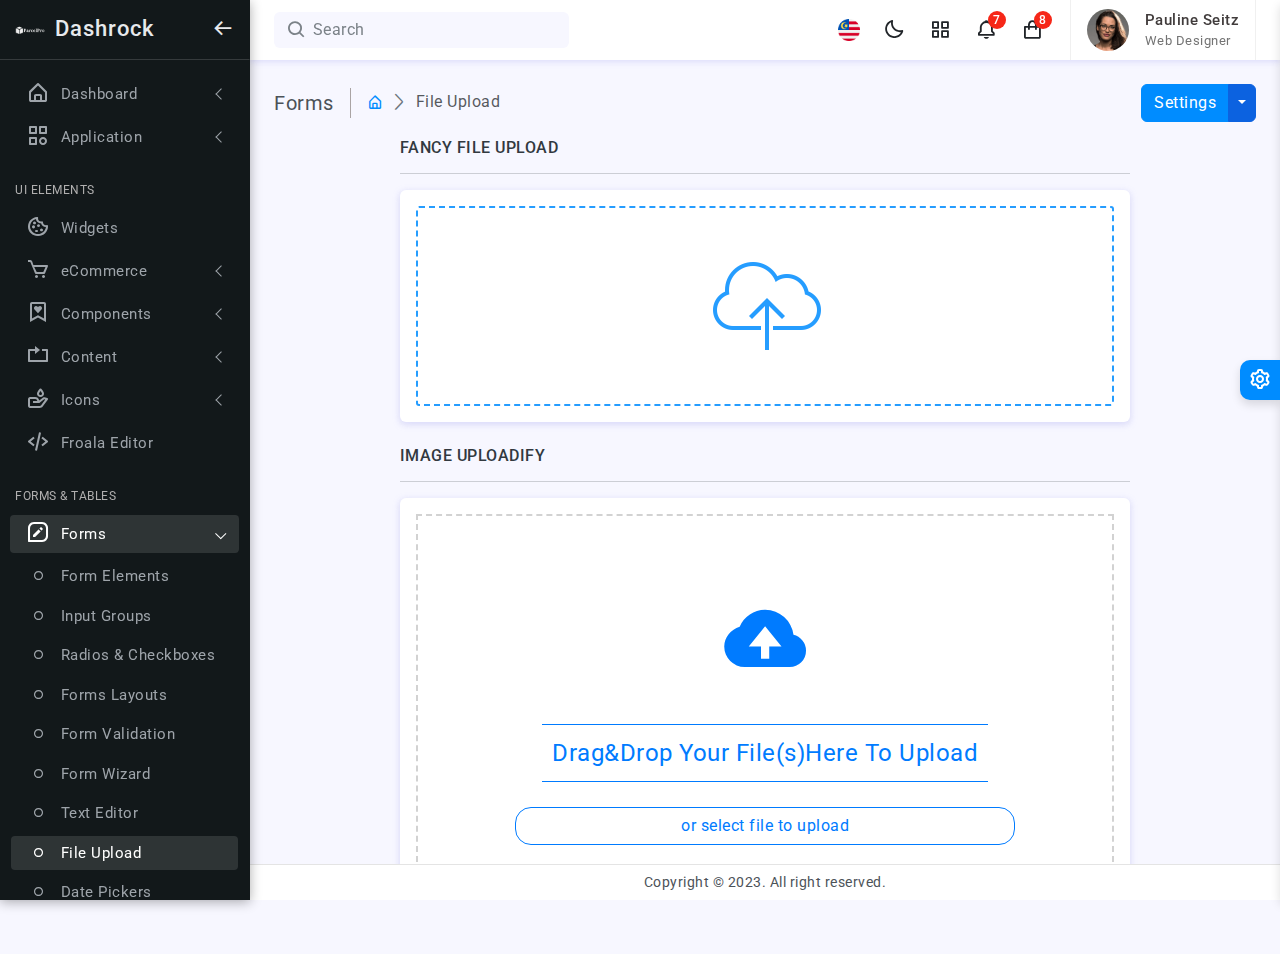
<file: admin/form-file-upload.html>
<!doctype html>
<html lang="en" class="semi-dark">


<!-- Mirrored from codervent.com/gum/dashrock/demo/ltr/form-file-upload.html by HTTrack Website Copier/3.x [XR&CO'2014], Tue, 04 Jun 2024 10:59:44 GMT -->
<head>
	<!-- Required meta tags -->
	<meta charset="utf-8">
	<meta name="viewport" content="width=device-width, initial-scale=1">
	<!--favicon-->
	<link rel="icon" href="assets/images/favicon-32x32.png" type="image/png" />
	<!--plugins-->
	<link href="assets/plugins/simplebar/css/simplebar.css" rel="stylesheet" />
	<link href="assets/plugins/fancy-file-uploader/fancy_fileupload.css" rel="stylesheet" />
	<link href="assets/plugins/Drag-And-Drop/dist/imageuploadify.min.css" rel="stylesheet" />
	<link href="assets/plugins/perfect-scrollbar/css/perfect-scrollbar.css" rel="stylesheet" />
	<link href="assets/plugins/metismenu/css/metisMenu.min.css" rel="stylesheet" />
	<!-- loader-->
	<link href="assets/css/pace.min.css" rel="stylesheet" />
	<script src="assets/js/pace.min.js"></script>
	<!-- Bootstrap CSS -->
	<link href="assets/css/bootstrap.min.css" rel="stylesheet">
	<link href="assets/css/bootstrap-extended.css" rel="stylesheet">
	<link href="https://fonts.googleapis.com/css2?family=Roboto:wght@400;500&amp;display=swap" rel="stylesheet">
	<link href="assets/css/app.css" rel="stylesheet">
	<link href="assets/css/icons.css" rel="stylesheet">
	<!-- Theme Style CSS -->
	<link rel="stylesheet" href="assets/css/dark-theme.css" />
	<link rel="stylesheet" href="assets/css/semi-dark.css" />
	<link rel="stylesheet" href="assets/css/header-colors.css" />
	<title>Dashrock - Bootstrap 5 Admin Dashboard Template</title>
</head>

<body>
	<!--wrapper-->
	<div class="wrapper">
		<!--sidebar wrapper -->
		<div class="sidebar-wrapper" data-simplebar="true">
			<div class="sidebar-header">
				<div>
					<img src="assets/images/logo-icon.png" class="logo-icon" alt="logo icon">
				</div>
				<div>
					<h4 class="logo-text">Dashrock</h4>
				</div>
				<div class="toggle-icon ms-auto"><i class='bx bx-arrow-back'></i>
				</div>
			 </div>
			<!--navigation-->
			<ul class="metismenu" id="menu">
				<li>
					<a href="javascript:;" class="has-arrow">
						<div class="parent-icon"><i class='bx bx-home-alt'></i>
						</div>
						<div class="menu-title">Dashboard</div>
					</a>
					<ul>
						<li> <a href="index.html"><i class='bx bx-radio-circle'></i>Default</a>
						</li>
						<li> <a href="index.html"><i class='bx bx-radio-circle'></i>Alternate</a>
						</li>
						
					</ul>
				</li>
				<li>
					<a href="javascript:;" class="has-arrow">
						<div class="parent-icon"><i class="bx bx-category"></i>
						</div>
						<div class="menu-title">Application</div>
					</a>
					<ul>
						<li> <a href="app-emailbox.html"><i class='bx bx-radio-circle'></i>Email</a>
						</li>
						<li> <a href="app-chat-box.html"><i class='bx bx-radio-circle'></i>Chat Box</a>
						</li>
						<li> <a href="app-file-manager.html"><i class='bx bx-radio-circle'></i>File Manager</a>
						</li>
						<li> <a href="app-contact-list.html"><i class='bx bx-radio-circle'></i>Contatcs</a>
						</li>
						<li> <a href="app-to-do.html"><i class='bx bx-radio-circle'></i>Todo List</a>
						</li>
						<li> <a href="app-invoice.html"><i class='bx bx-radio-circle'></i>Invoice</a>
						</li>
						<li> <a href="app-fullcalender.html"><i class='bx bx-radio-circle'></i>Calendar</a>
						</li>
					</ul>
				</li>
				<li class="menu-label">UI Elements</li>
				<li>
					<a href="widgets.html">
						<div class="parent-icon"><i class='bx bx-cookie'></i>
						</div>
						<div class="menu-title">Widgets</div>
					</a>
				</li>
				<li>
					<a href="javascript:;" class="has-arrow">
						<div class="parent-icon"><i class='bx bx-cart'></i>
						</div>
						<div class="menu-title">eCommerce</div>
					</a>
					<ul>
						<li> <a href="ecommerce-products.html"><i class='bx bx-radio-circle'></i>Products</a>
						</li>
						<li> <a href="ecommerce-products-details.html"><i class='bx bx-radio-circle'></i>Product Details</a>
						</li>
						<li> <a href="ecommerce-add-new-products.html"><i class='bx bx-radio-circle'></i>Add New Products</a>
						</li>
						<li> <a href="ecommerce-orders.html"><i class='bx bx-radio-circle'></i>Orders</a>
						</li>
					</ul>
				</li>
				<li>
					<a class="has-arrow" href="javascript:;">
						<div class="parent-icon"><i class='bx bx-bookmark-heart'></i>
						</div>
						<div class="menu-title">Components</div>
					</a>
					<ul>
						<li> <a href="component-alerts.html"><i class='bx bx-radio-circle'></i>Alerts</a>
						</li>
						<li> <a href="component-accordions.html"><i class='bx bx-radio-circle'></i>Accordions</a>
						</li>
						<li> <a href="component-badges.html"><i class='bx bx-radio-circle'></i>Badges</a>
						</li>
						<li> <a href="component-buttons.html"><i class='bx bx-radio-circle'></i>Buttons</a>
						</li>
						<li> <a href="component-cards.html"><i class='bx bx-radio-circle'></i>Cards</a>
						</li>
						<li> <a href="component-carousels.html"><i class='bx bx-radio-circle'></i>Carousels</a>
						</li>
						<li> <a href="component-list-groups.html"><i class='bx bx-radio-circle'></i>List Groups</a>
						</li>
						<li> <a href="component-media-object.html"><i class='bx bx-radio-circle'></i>Media Objects</a>
						</li>
						<li> <a href="component-modals.html"><i class='bx bx-radio-circle'></i>Modals</a>
						</li>
						<li> <a href="component-navs-tabs.html"><i class='bx bx-radio-circle'></i>Navs & Tabs</a>
						</li>
						<li> <a href="component-navbar.html"><i class='bx bx-radio-circle'></i>Navbar</a>
						</li>
						<li> <a href="component-paginations.html"><i class='bx bx-radio-circle'></i>Pagination</a>
						</li>
						<li> <a href="component-popovers-tooltips.html"><i class='bx bx-radio-circle'></i>Popovers & Tooltips</a>
						</li>
						<li> <a href="component-progress-bars.html"><i class='bx bx-radio-circle'></i>Progress</a>
						</li>
						<li> <a href="component-spinners.html"><i class='bx bx-radio-circle'></i>Spinners</a>
						</li>
						<li> <a href="component-notifications.html"><i class='bx bx-radio-circle'></i>Notifications</a>
						</li>
						<li> <a href="component-avtars-chips.html"><i class='bx bx-radio-circle'></i>Avatrs & Chips</a>
						</li>
					</ul>
				</li>
				<li>
					<a class="has-arrow" href="javascript:;">
						<div class="parent-icon"><i class="bx bx-repeat"></i>
						</div>
						<div class="menu-title">Content</div>
					</a>
					<ul>
						<li> <a href="content-grid-system.html"><i class='bx bx-radio-circle'></i>Grid System</a>
						</li>
						<li> <a href="content-typography.html"><i class='bx bx-radio-circle'></i>Typography</a>
						</li>
						<li> <a href="content-text-utilities.html"><i class='bx bx-radio-circle'></i>Text Utilities</a>
						</li>
					</ul>
				</li>
				<li>
					<a class="has-arrow" href="javascript:;">
						<div class="parent-icon"> <i class="bx bx-donate-blood"></i>
						</div>
						<div class="menu-title">Icons</div>
					</a>
					<ul>
						<li> <a href="icons-line-icons.html"><i class='bx bx-radio-circle'></i>Line Icons</a>
						</li>
						<li> <a href="icons-boxicons.html"><i class='bx bx-radio-circle'></i>Boxicons</a>
						</li>
						<li> <a href="icons-feather-icons.html"><i class='bx bx-radio-circle'></i>Feather Icons</a>
						</li>
					</ul>
				</li>
				<li>
					<a href="form-froala-editor.html">
						<div class="parent-icon"><i class='bx bx-code-alt'></i>
						</div>
						<div class="menu-title">Froala Editor</div>
					</a>
				</li>
				<li class="menu-label">Forms & Tables</li>
				<li>
					<a class="has-arrow" href="javascript:;">
						<div class="parent-icon"><i class='bx bx-message-square-edit'></i>
						</div>
						<div class="menu-title">Forms</div>
					</a>
					<ul>
						<li> <a href="form-elements.html"><i class='bx bx-radio-circle'></i>Form Elements</a>
						</li>
						<li> <a href="form-input-group.html"><i class='bx bx-radio-circle'></i>Input Groups</a>
						</li>
						<li> <a href="form-radios-and-checkboxes.html"><i class='bx bx-radio-circle'></i>Radios & Checkboxes</a>
						</li>
						<li> <a href="form-layouts.html"><i class='bx bx-radio-circle'></i>Forms Layouts</a>
						</li>
						<li> <a href="form-validations.html"><i class='bx bx-radio-circle'></i>Form Validation</a>
						</li>
						<li> <a href="form-wizard.html"><i class='bx bx-radio-circle'></i>Form Wizard</a>
						</li>
						<li> <a href="form-text-editor.html"><i class='bx bx-radio-circle'></i>Text Editor</a>
						</li>
						<li> <a href="form-file-upload.html"><i class='bx bx-radio-circle'></i>File Upload</a>
						</li>
						<li> <a href="form-date-time-pickes.html"><i class='bx bx-radio-circle'></i>Date Pickers</a>
						</li>
						<li> <a href="form-select2.html"><i class='bx bx-radio-circle'></i>Select2</a>
						</li>
						<li> <a href="form-repeater.html"><i class='bx bx-radio-circle'></i>Form Repeater</a>
						</li>
					</ul>
				</li>
				<li>
					<a class="has-arrow" href="javascript:;">
						<div class="parent-icon"><i class="bx bx-grid-alt"></i>
						</div>
						<div class="menu-title">Tables</div>
					</a>
					<ul>
						<li> <a href="table-basic-table.html"><i class='bx bx-radio-circle'></i>Basic Table</a>
						</li>
						<li> <a href="table-datatable.html"><i class='bx bx-radio-circle'></i>Data Table</a>
						</li>
					</ul>
				</li>
				<li class="menu-label">Pages</li>
				<li>
					<a class="has-arrow" href="javascript:;">
						<div class="parent-icon"><i class="bx bx-lock"></i>
						</div>
						<div class="menu-title">Authentication</div>
					</a>
					<ul>
						<li><a class="has-arrow" href="javascript:;"><i class='bx bx-radio-circle'></i>Basic</a>
							<ul>
								<li><a href="auth-basic-signin.html"><i class='bx bx-radio-circle'></i>Sign In</a></li>
								<li><a href="auth-basic-signup.html"><i class='bx bx-radio-circle'></i>Sign Up</a></li>
								<li><a href="auth-basic-forgot-password.html"><i class='bx bx-radio-circle'></i>Forgot Password</a></li>
								<li><a href="auth-basic-reset-password.html"><i class='bx bx-radio-circle'></i>Reset Password</a></li>
							</ul>
						</li>
						<li><a class="has-arrow" href="javascript:;"><i class='bx bx-radio-circle'></i>Cover</a>
							<ul>
								<li><a href="auth-cover-signin.html"><i class='bx bx-radio-circle'></i>Sign In</a></li>
								<li><a href="auth-cover-signup.html"><i class='bx bx-radio-circle'></i>Sign Up</a></li>
								<li><a href="auth-cover-forgot-password.html"><i class='bx bx-radio-circle'></i>Forgot Password</a></li>
								<li><a href="auth-cover-reset-password.html"><i class='bx bx-radio-circle'></i>Reset Password</a></li>
							</ul>
						</li>
						<li><a class="has-arrow" href="javascript:;"><i class='bx bx-radio-circle'></i>With Header Footer</a>
							<ul>
								<li><a href="auth-header-footer-signin.html"><i class='bx bx-radio-circle'></i>Sign In</a></li>
								<li><a href="auth-header-footer-signup.html"><i class='bx bx-radio-circle'></i>Sign Up</a></li>
								<li><a href="auth-header-footer-forgot-password.html"><i class='bx bx-radio-circle'></i>Forgot Password</a></li>
								<li><a href="auth-header-footer-reset-password.html"><i class='bx bx-radio-circle'></i>Reset Password</a></li>
							</ul>
						</li>
					</ul>
				</li>
				<li>
					<a href="user-profile.html">
						<div class="parent-icon"><i class="bx bx-user-circle"></i>
						</div>
						<div class="menu-title">User Profile</div>
					</a>
				</li>
				<li>
					<a href="timeline.html">
						<div class="parent-icon"> <i class="bx bx-video-recording"></i>
						</div>
						<div class="menu-title">Timeline</div>
					</a>
				</li>
				<li>
					<a class="has-arrow" href="javascript:;">
						<div class="parent-icon"><i class="bx bx-error"></i>
						</div>
						<div class="menu-title">Errors</div>
					</a>
					<ul>
						<li> <a href="errors-404-error.html"><i class='bx bx-radio-circle'></i>404 Error</a>
						</li>
						<li> <a href="errors-500-error.html"><i class='bx bx-radio-circle'></i>500 Error</a>
						</li>
						<li> <a href="errors-coming-soon.html"><i class='bx bx-radio-circle'></i>Coming Soon</a>
						</li>
						<li> <a href="error-blank-page.html"><i class='bx bx-radio-circle'></i>Blank Page</a>
						</li>
					</ul>
				</li>
				<li>
					<a href="faq.html">
						<div class="parent-icon"><i class="bx bx-help-circle"></i>
						</div>
						<div class="menu-title">FAQ</div>
					</a>
				</li>
				<li>
					<a href="pricing-table.html">
						<div class="parent-icon"><i class="bx bx-diamond"></i>
						</div>
						<div class="menu-title">Pricing</div>
					</a>
				</li>
				<li class="menu-label">Charts & Maps</li>
				<li>
					<a class="has-arrow" href="javascript:;">
						<div class="parent-icon"><i class="bx bx-line-chart"></i>
						</div>
						<div class="menu-title">Charts</div>
					</a>
					<ul>
						<li> <a href="charts-apex-chart.html"><i class='bx bx-radio-circle'></i>Apex</a>
						</li>
						<li> <a href="charts-chartjs.html"><i class='bx bx-radio-circle'></i>Chartjs</a>
						</li>
						<li> <a href="charts-highcharts.html"><i class='bx bx-radio-circle'></i>Highcharts</a>
						</li>
					</ul>
				</li>
				<li>
					<a class="has-arrow" href="javascript:;">
						<div class="parent-icon"><i class="bx bx-map-alt"></i>
						</div>
						<div class="menu-title">Maps</div>
					</a>
					<ul>
						<li> <a href="map-google-maps.html"><i class='bx bx-radio-circle'></i>Google Maps</a>
						</li>
						<li> <a href="map-vector-maps.html"><i class='bx bx-radio-circle'></i>Vector Maps</a>
						</li>
					</ul>
				</li>
				<li class="menu-label">Others</li>
				<li>
					<a class="has-arrow" href="javascript:;">
						<div class="parent-icon"><i class="bx bx-menu"></i>
						</div>
						<div class="menu-title">Menu Levels</div>
					</a>
					<ul>
						<li> <a class="has-arrow" href="javascript:;"><i class='bx bx-radio-circle'></i>Level One</a>
							<ul>
								<li> <a class="has-arrow" href="javascript:;"><i class='bx bx-radio-circle'></i>Level Two</a>
									<ul>
										<li> <a href="javascript:;"><i class='bx bx-radio-circle'></i>Level Three</a>
										</li>
									</ul>
								</li>
							</ul>
						</li>
					</ul>
				</li>
				<li>
					<a href="javascript:;">
						<div class="parent-icon"><i class="bx bx-folder"></i>
						</div>
						<div class="menu-title">Documentation</div>
					</a>
				</li>
				<li>
					<a href="javascript:;">
						<div class="parent-icon"><i class="bx bx-support"></i>
						</div>
						<div class="menu-title">Support</div>
					</a>
				</li>
			</ul>
			<!--end navigation-->
		</div>
		<!--end sidebar wrapper -->
		<!--start header -->
		<header>
			<div class="topbar d-flex align-items-center">
				<nav class="navbar navbar-expand gap-3">
					<div class="mobile-toggle-menu"><i class='bx bx-menu'></i>
					</div>

					<div class="search-bar d-lg-block d-none" data-bs-toggle="modal" data-bs-target="#SearchModal">
						<a href="avascript:;" class="btn d-flex align-items-center"><i class='bx bx-search'></i>Search</a>
					 </div>


					  <div class="top-menu ms-auto">
						<ul class="navbar-nav align-items-center gap-1">
							<li class="nav-item mobile-search-icon d-flex d-lg-none" data-bs-toggle="modal" data-bs-target="#SearchModal">
								<a class="nav-link" href="avascript:;"><i class='bx bx-search'></i>
								</a>
							</li>
							<li class="nav-item dropdown dropdown-laungauge d-none d-sm-flex">
								<a class="nav-link dropdown-toggle dropdown-toggle-nocaret" href="avascript:;" data-bs-toggle="dropdown"><img src="assets/images/county/02.png" width="22" alt="">
								</a>
								<ul class="dropdown-menu dropdown-menu-end">
									<li><a class="dropdown-item d-flex align-items-center py-2" href="javascript:;"><img src="assets/images/county/01.png" width="20" alt=""><span class="ms-2">English</span></a>
									</li>
									<li><a class="dropdown-item d-flex align-items-center py-2" href="javascript:;"><img src="assets/images/county/02.png" width="20" alt=""><span class="ms-2">Catalan</span></a>
									</li>
									<li><a class="dropdown-item d-flex align-items-center py-2" href="javascript:;"><img src="assets/images/county/03.png" width="20" alt=""><span class="ms-2">French</span></a>
									</li>
									<li><a class="dropdown-item d-flex align-items-center py-2" href="javascript:;"><img src="assets/images/county/04.png" width="20" alt=""><span class="ms-2">Belize</span></a>
									</li>
									<li><a class="dropdown-item d-flex align-items-center py-2" href="javascript:;"><img src="assets/images/county/05.png" width="20" alt=""><span class="ms-2">Colombia</span></a>
									</li>
									<li><a class="dropdown-item d-flex align-items-center py-2" href="javascript:;"><img src="assets/images/county/06.png" width="20" alt=""><span class="ms-2">Spanish</span></a>
									</li>
									<li><a class="dropdown-item d-flex align-items-center py-2" href="javascript:;"><img src="assets/images/county/07.png" width="20" alt=""><span class="ms-2">Georgian</span></a>
									</li>
									<li><a class="dropdown-item d-flex align-items-center py-2" href="javascript:;"><img src="assets/images/county/08.png" width="20" alt=""><span class="ms-2">Hindi</span></a>
									</li>
								</ul>
							</li>
							<li class="nav-item dark-mode d-none d-sm-flex">
								<a class="nav-link dark-mode-icon" href="javascript:;"><i class='bx bx-moon'></i>
								</a>
							</li>

							<li class="nav-item dropdown dropdown-app">
								<a class="nav-link dropdown-toggle dropdown-toggle-nocaret" data-bs-toggle="dropdown" href="javascript:;"><i class='bx bx-grid-alt'></i></a>
								<div class="dropdown-menu dropdown-menu-end p-0">
									<div class="app-container p-2 my-2">
									  <div class="row gx-0 gy-2 row-cols-3 justify-content-center p-2">
										 <div class="col">
										  <a href="javascript:;">
											<div class="app-box text-center">
											  <div class="app-icon">
												  <img src="assets/images/app/slack.png" width="30" alt="">
											  </div>
											  <div class="app-name">
												  <p class="mb-0 mt-1">Slack</p>
											  </div>
											  </div>
											</a>
										 </div>
										 <div class="col">
										  <a href="javascript:;">
											<div class="app-box text-center">
											  <div class="app-icon">
												  <img src="assets/images/app/behance.png" width="30" alt="">
											  </div>
											  <div class="app-name">
												  <p class="mb-0 mt-1">Behance</p>
											  </div>
											  </div>
										  </a>
										 </div>
										 <div class="col">
										  <a href="javascript:;">
											<div class="app-box text-center">
											  <div class="app-icon">
												<img src="assets/images/app/google-drive.png" width="30" alt="">
											  </div>
											  <div class="app-name">
												  <p class="mb-0 mt-1">Dribble</p>
											  </div>
											  </div>
											</a>
										 </div>
										 <div class="col">
										  <a href="javascript:;">
											<div class="app-box text-center">
											  <div class="app-icon">
												  <img src="assets/images/app/outlook.png" width="30" alt="">
											  </div>
											  <div class="app-name">
												  <p class="mb-0 mt-1">Outlook</p>
											  </div>
											  </div>
											</a>
										 </div>
										 <div class="col">
										  <a href="javascript:;">
											<div class="app-box text-center">
											  <div class="app-icon">
												  <img src="assets/images/app/github.png" width="30" alt="">
											  </div>
											  <div class="app-name">
												  <p class="mb-0 mt-1">GitHub</p>
											  </div>
											  </div>
											</a>
										 </div>
										 <div class="col">
										  <a href="javascript:;">
											<div class="app-box text-center">
											  <div class="app-icon">
												  <img src="assets/images/app/stack-overflow.png" width="30" alt="">
											  </div>
											  <div class="app-name">
												  <p class="mb-0 mt-1">Stack</p>
											  </div>
											  </div>
											</a>
										 </div>
										 <div class="col">
										  <a href="javascript:;">
											<div class="app-box text-center">
											  <div class="app-icon">
												  <img src="assets/images/app/figma.png" width="30" alt="">
											  </div>
											  <div class="app-name">
												  <p class="mb-0 mt-1">Stack</p>
											  </div>
											  </div>
											</a>
										 </div>
										 <div class="col">
										  <a href="javascript:;">
											<div class="app-box text-center">
											  <div class="app-icon">
												  <img src="assets/images/app/twitter.png" width="30" alt="">
											  </div>
											  <div class="app-name">
												  <p class="mb-0 mt-1">Twitter</p>
											  </div>
											  </div>
											</a>
										 </div>
										 <div class="col">
										  <a href="javascript:;">
											<div class="app-box text-center">
											  <div class="app-icon">
												  <img src="assets/images/app/google-calendar.png" width="30" alt="">
											  </div>
											  <div class="app-name">
												  <p class="mb-0 mt-1">Calendar</p>
											  </div>
											  </div>
											</a>
										 </div>
										 <div class="col">
										  <a href="javascript:;">
											<div class="app-box text-center">
											  <div class="app-icon">
												  <img src="assets/images/app/spotify.png" width="30" alt="">
											  </div>
											  <div class="app-name">
												  <p class="mb-0 mt-1">Spotify</p>
											  </div>
											  </div>
											</a>
										 </div>
										 <div class="col">
										  <a href="javascript:;">
											<div class="app-box text-center">
											  <div class="app-icon">
												  <img src="assets/images/app/google-photos.png" width="30" alt="">
											  </div>
											  <div class="app-name">
												  <p class="mb-0 mt-1">Photos</p>
											  </div>
											  </div>
											</a>
										 </div>
										 <div class="col">
										  <a href="javascript:;">
											<div class="app-box text-center">
											  <div class="app-icon">
												  <img src="assets/images/app/pinterest.png" width="30" alt="">
											  </div>
											  <div class="app-name">
												  <p class="mb-0 mt-1">Photos</p>
											  </div>
											  </div>
											</a>
										 </div>
										 <div class="col">
										  <a href="javascript:;">
											<div class="app-box text-center">
											  <div class="app-icon">
												  <img src="assets/images/app/linkedin.png" width="30" alt="">
											  </div>
											  <div class="app-name">
												  <p class="mb-0 mt-1">linkedin</p>
											  </div>
											  </div>
											</a>
										 </div>
										 <div class="col">
										  <a href="javascript:;">
											<div class="app-box text-center">
											  <div class="app-icon">
												  <img src="assets/images/app/dribble.png" width="30" alt="">
											  </div>
											  <div class="app-name">
												  <p class="mb-0 mt-1">Dribble</p>
											  </div>
											  </div>
											</a>
										 </div>
										 <div class="col">
										  <a href="javascript:;">
											<div class="app-box text-center">
											  <div class="app-icon">
												  <img src="assets/images/app/youtube.png" width="30" alt="">
											  </div>
											  <div class="app-name">
												  <p class="mb-0 mt-1">YouTube</p>
											  </div>
											  </div>
											</a>
										 </div>
										 <div class="col">
										  <a href="javascript:;">
											<div class="app-box text-center">
											  <div class="app-icon">
												  <img src="assets/images/app/google.png" width="30" alt="">
											  </div>
											  <div class="app-name">
												  <p class="mb-0 mt-1">News</p>
											  </div>
											  </div>
											</a>
										 </div>
										 <div class="col">
										  <a href="javascript:;">
											<div class="app-box text-center">
											  <div class="app-icon">
												  <img src="assets/images/app/envato.png" width="30" alt="">
											  </div>
											  <div class="app-name">
												  <p class="mb-0 mt-1">Envato</p>
											  </div>
											  </div>
											</a>
										 </div>
										 <div class="col">
										  <a href="javascript:;">
											<div class="app-box text-center">
											  <div class="app-icon">
												  <img src="assets/images/app/safari.png" width="30" alt="">
											  </div>
											  <div class="app-name">
												  <p class="mb-0 mt-1">Safari</p>
											  </div>
											  </div>
											</a>
										 </div>
				
									  </div><!--end row-->
				
									</div>
								</div>
							</li>

							<li class="nav-item dropdown dropdown-large">
								<a class="nav-link dropdown-toggle dropdown-toggle-nocaret position-relative" href="#" data-bs-toggle="dropdown"><span class="alert-count">7</span>
									<i class='bx bx-bell'></i>
								</a>
								<div class="dropdown-menu dropdown-menu-end">
									<a href="javascript:;">
										<div class="msg-header">
											<p class="msg-header-title">Notifications</p>
											<p class="msg-header-badge">8 New</p>
										</div>
									</a>
									<div class="header-notifications-list">
										<a class="dropdown-item" href="javascript:;">
											<div class="d-flex align-items-center">
												<div class="user-online">
													<img src="assets/images/avatars/avatar-1.png" class="msg-avatar" alt="user avatar">
												</div>
												<div class="flex-grow-1">
													<h6 class="msg-name">Daisy Anderson<span class="msg-time float-end">5 sec
												ago</span></h6>
													<p class="msg-info">The standard chunk of lorem</p>
												</div>
											</div>
										</a>
										<a class="dropdown-item" href="javascript:;">
											<div class="d-flex align-items-center">
												<div class="notify bg-light-danger text-danger">dc
												</div>
												<div class="flex-grow-1">
													<h6 class="msg-name">New Orders <span class="msg-time float-end">2 min
												ago</span></h6>
													<p class="msg-info">You have recived new orders</p>
												</div>
											</div>
										</a>
										<a class="dropdown-item" href="javascript:;">
											<div class="d-flex align-items-center">
												<div class="user-online">
													<img src="assets/images/avatars/avatar-2.png" class="msg-avatar" alt="user avatar">
												</div>
												<div class="flex-grow-1">
													<h6 class="msg-name">Althea Cabardo <span class="msg-time float-end">14
												sec ago</span></h6>
													<p class="msg-info">Many desktop publishing packages</p>
												</div>
											</div>
										</a>
										<a class="dropdown-item" href="javascript:;">
											<div class="d-flex align-items-center">
												<div class="notify bg-light-success text-success">
													<img src="assets/images/app/outlook.png" width="25" alt="user avatar">
												</div>
												<div class="flex-grow-1">
													<h6 class="msg-name">Account Created<span class="msg-time float-end">28 min
												ago</span></h6>
													<p class="msg-info">Successfully created new email</p>
												</div>
											</div>
										</a>
										<a class="dropdown-item" href="javascript:;">
											<div class="d-flex align-items-center">
												<div class="notify bg-light-info text-info">Ss
												</div>
												<div class="flex-grow-1">
													<h6 class="msg-name">New Product Approved <span
												class="msg-time float-end">2 hrs ago</span></h6>
													<p class="msg-info">Your new product has approved</p>
												</div>
											</div>
										</a>
										<a class="dropdown-item" href="javascript:;">
											<div class="d-flex align-items-center">
												<div class="user-online">
													<img src="assets/images/avatars/avatar-4.png" class="msg-avatar" alt="user avatar">
												</div>
												<div class="flex-grow-1">
													<h6 class="msg-name">Katherine Pechon <span class="msg-time float-end">15
												min ago</span></h6>
													<p class="msg-info">Making this the first true generator</p>
												</div>
											</div>
										</a>
										<a class="dropdown-item" href="javascript:;">
											<div class="d-flex align-items-center">
												<div class="notify bg-light-success text-success"><i class='bx bx-check-square'></i>
												</div>
												<div class="flex-grow-1">
													<h6 class="msg-name">Your item is shipped <span class="msg-time float-end">5 hrs
												ago</span></h6>
													<p class="msg-info">Successfully shipped your item</p>
												</div>
											</div>
										</a>
										<a class="dropdown-item" href="javascript:;">
											<div class="d-flex align-items-center">
												<div class="notify bg-light-primary">
													<img src="assets/images/app/github.png" width="25" alt="user avatar">
												</div>
												<div class="flex-grow-1">
													<h6 class="msg-name">New 24 authors<span class="msg-time float-end">1 day
												ago</span></h6>
													<p class="msg-info">24 new authors joined last week</p>
												</div>
											</div>
										</a>
										<a class="dropdown-item" href="javascript:;">
											<div class="d-flex align-items-center">
												<div class="user-online">
													<img src="assets/images/avatars/avatar-8.png" class="msg-avatar" alt="user avatar">
												</div>
												<div class="flex-grow-1">
													<h6 class="msg-name">Peter Costanzo <span class="msg-time float-end">6 hrs
												ago</span></h6>
													<p class="msg-info">It was popularised in the 1960s</p>
												</div>
											</div>
										</a>
									</div>
									<a href="javascript:;">
										<div class="text-center msg-footer">
											<button class="btn btn-primary w-100">View All Notifications</button>
										</div>
									</a>
								</div>
							</li>
							<li class="nav-item dropdown dropdown-large">
								<a class="nav-link dropdown-toggle dropdown-toggle-nocaret position-relative" href="#" role="button" data-bs-toggle="dropdown" aria-expanded="false"> <span class="alert-count">8</span>
									<i class='bx bx-shopping-bag'></i>
								</a>
								<div class="dropdown-menu dropdown-menu-end">
									<a href="javascript:;">
										<div class="msg-header">
											<p class="msg-header-title">My Cart</p>
											<p class="msg-header-badge">10 Items</p>
										</div>
									</a>
									<div class="header-message-list">
										<a class="dropdown-item" href="javascript:;">
											<div class="d-flex align-items-center gap-3">
												<div class="position-relative">
													<div class="cart-product rounded-circle bg-light">
														<img src="assets/images/products/11.png" class="" alt="product image">
													</div>
												</div>
												<div class="flex-grow-1">
													<h6 class="cart-product-title mb-0">Men White T-Shirt</h6>
													<p class="cart-product-price mb-0">1 X $29.00</p>
												</div>
												<div class="">
													<p class="cart-price mb-0">$250</p>
												</div>
												<div class="cart-product-cancel"><i class="bx bx-x"></i>
												</div>
											</div>
										</a>
										<a class="dropdown-item" href="javascript:;">
											<div class="d-flex align-items-center gap-3">
												<div class="position-relative">
													<div class="cart-product rounded-circle bg-light">
														<img src="assets/images/products/02.png" class="" alt="product image">
													</div>
												</div>
												<div class="flex-grow-1">
													<h6 class="cart-product-title mb-0">Men White T-Shirt</h6>
													<p class="cart-product-price mb-0">1 X $29.00</p>
												</div>
												<div class="">
													<p class="cart-price mb-0">$250</p>
												</div>
												<div class="cart-product-cancel"><i class="bx bx-x"></i>
												</div>
											</div>
										</a>
										<a class="dropdown-item" href="javascript:;">
											<div class="d-flex align-items-center gap-3">
												<div class="position-relative">
													<div class="cart-product rounded-circle bg-light">
														<img src="assets/images/products/03.png" class="" alt="product image">
													</div>
												</div>
												<div class="flex-grow-1">
													<h6 class="cart-product-title mb-0">Men White T-Shirt</h6>
													<p class="cart-product-price mb-0">1 X $29.00</p>
												</div>
												<div class="">
													<p class="cart-price mb-0">$250</p>
												</div>
												<div class="cart-product-cancel"><i class="bx bx-x"></i>
												</div>
											</div>
										</a>
										<a class="dropdown-item" href="javascript:;">
											<div class="d-flex align-items-center gap-3">
												<div class="position-relative">
													<div class="cart-product rounded-circle bg-light">
														<img src="assets/images/products/04.png" class="" alt="product image">
													</div>
												</div>
												<div class="flex-grow-1">
													<h6 class="cart-product-title mb-0">Men White T-Shirt</h6>
													<p class="cart-product-price mb-0">1 X $29.00</p>
												</div>
												<div class="">
													<p class="cart-price mb-0">$250</p>
												</div>
												<div class="cart-product-cancel"><i class="bx bx-x"></i>
												</div>
											</div>
										</a>
										<a class="dropdown-item" href="javascript:;">
											<div class="d-flex align-items-center gap-3">
												<div class="position-relative">
													<div class="cart-product rounded-circle bg-light">
														<img src="assets/images/products/05.png" class="" alt="product image">
													</div>
												</div>
												<div class="flex-grow-1">
													<h6 class="cart-product-title mb-0">Men White T-Shirt</h6>
													<p class="cart-product-price mb-0">1 X $29.00</p>
												</div>
												<div class="">
													<p class="cart-price mb-0">$250</p>
												</div>
												<div class="cart-product-cancel"><i class="bx bx-x"></i>
												</div>
											</div>
										</a>
										<a class="dropdown-item" href="javascript:;">
											<div class="d-flex align-items-center gap-3">
												<div class="position-relative">
													<div class="cart-product rounded-circle bg-light">
														<img src="assets/images/products/06.png" class="" alt="product image">
													</div>
												</div>
												<div class="flex-grow-1">
													<h6 class="cart-product-title mb-0">Men White T-Shirt</h6>
													<p class="cart-product-price mb-0">1 X $29.00</p>
												</div>
												<div class="">
													<p class="cart-price mb-0">$250</p>
												</div>
												<div class="cart-product-cancel"><i class="bx bx-x"></i>
												</div>
											</div>
										</a>
										<a class="dropdown-item" href="javascript:;">
											<div class="d-flex align-items-center gap-3">
												<div class="position-relative">
													<div class="cart-product rounded-circle bg-light">
														<img src="assets/images/products/07.png" class="" alt="product image">
													</div>
												</div>
												<div class="flex-grow-1">
													<h6 class="cart-product-title mb-0">Men White T-Shirt</h6>
													<p class="cart-product-price mb-0">1 X $29.00</p>
												</div>
												<div class="">
													<p class="cart-price mb-0">$250</p>
												</div>
												<div class="cart-product-cancel"><i class="bx bx-x"></i>
												</div>
											</div>
										</a>
										<a class="dropdown-item" href="javascript:;">
											<div class="d-flex align-items-center gap-3">
												<div class="position-relative">
													<div class="cart-product rounded-circle bg-light">
														<img src="assets/images/products/08.png" class="" alt="product image">
													</div>
												</div>
												<div class="flex-grow-1">
													<h6 class="cart-product-title mb-0">Men White T-Shirt</h6>
													<p class="cart-product-price mb-0">1 X $29.00</p>
												</div>
												<div class="">
													<p class="cart-price mb-0">$250</p>
												</div>
												<div class="cart-product-cancel"><i class="bx bx-x"></i>
												</div>
											</div>
										</a>
										<a class="dropdown-item" href="javascript:;">
											<div class="d-flex align-items-center gap-3">
												<div class="position-relative">
													<div class="cart-product rounded-circle bg-light">
														<img src="assets/images/products/09.png" class="" alt="product image">
													</div>
												</div>
												<div class="flex-grow-1">
													<h6 class="cart-product-title mb-0">Men White T-Shirt</h6>
													<p class="cart-product-price mb-0">1 X $29.00</p>
												</div>
												<div class="">
													<p class="cart-price mb-0">$250</p>
												</div>
												<div class="cart-product-cancel"><i class="bx bx-x"></i>
												</div>
											</div>
										</a>
									</div>
									<a href="javascript:;">
										<div class="text-center msg-footer">
											<div class="d-flex align-items-center justify-content-between mb-3">
												<h5 class="mb-0">Total</h5>
												<h5 class="mb-0 ms-auto">$489.00</h5>
											</div>
											<button class="btn btn-primary w-100">Checkout</button>
										</div>
									</a>
								</div>
							</li>
						</ul>
					</div>
					<div class="user-box dropdown px-3">
						<a class="d-flex align-items-center nav-link dropdown-toggle gap-3 dropdown-toggle-nocaret" href="#" role="button" data-bs-toggle="dropdown" aria-expanded="false">
							<img src="assets/images/avatars/avatar-2.png" class="user-img" alt="user avatar">
							<div class="user-info">
								<p class="user-name mb-0">Pauline Seitz</p>
								<p class="designattion mb-0">Web Designer</p>
							</div>
						</a>
						<ul class="dropdown-menu dropdown-menu-end">
							<li><a class="dropdown-item d-flex align-items-center" href="javascript:;"><i class="bx bx-user fs-5"></i><span>Profile</span></a>
							</li>
							<li><a class="dropdown-item d-flex align-items-center" href="javascript:;"><i class="bx bx-cog fs-5"></i><span>Settings</span></a>
							</li>
							<li><a class="dropdown-item d-flex align-items-center" href="javascript:;"><i class="bx bx-home-circle fs-5"></i><span>Dashboard</span></a>
							</li>
							<li><a class="dropdown-item d-flex align-items-center" href="javascript:;"><i class="bx bx-dollar-circle fs-5"></i><span>Earnings</span></a>
							</li>
							<li><a class="dropdown-item d-flex align-items-center" href="javascript:;"><i class="bx bx-download fs-5"></i><span>Downloads</span></a>
							</li>
							<li>
								<div class="dropdown-divider mb-0"></div>
							</li>
							<li><a class="dropdown-item d-flex align-items-center" href="javascript:;"><i class="bx bx-log-out-circle"></i><span>Logout</span></a>
							</li>
						</ul>
					</div>
				</nav>
			</div>
		</header>
		<!--end header -->
		<!--start page wrapper -->
		<div class="page-wrapper">
			<div class="page-content">
				<!--breadcrumb-->
				<div class="page-breadcrumb d-none d-sm-flex align-items-center mb-3">
					<div class="breadcrumb-title pe-3">Forms</div>
					<div class="ps-3">
						<nav aria-label="breadcrumb">
							<ol class="breadcrumb mb-0 p-0">
								<li class="breadcrumb-item"><a href="javascript:;"><i class="bx bx-home-alt"></i></a>
								</li>
								<li class="breadcrumb-item active" aria-current="page">File Upload</li>
							</ol>
						</nav>
					</div>
					<div class="ms-auto">
						<div class="btn-group">
							<button type="button" class="btn btn-primary">Settings</button>
							<button type="button" class="btn btn-primary split-bg-primary dropdown-toggle dropdown-toggle-split" data-bs-toggle="dropdown">	<span class="visually-hidden">Toggle Dropdown</span>
							</button>
							<div class="dropdown-menu dropdown-menu-right dropdown-menu-lg-end">	<a class="dropdown-item" href="javascript:;">Action</a>
								<a class="dropdown-item" href="javascript:;">Another action</a>
								<a class="dropdown-item" href="javascript:;">Something else here</a>
								<div class="dropdown-divider"></div>	<a class="dropdown-item" href="javascript:;">Separated link</a>
							</div>
						</div>
					</div>
				</div>
				<!--end breadcrumb-->
				<div class="row">
					<div class="col-xl-9 mx-auto">
						<h6 class="mb-0 text-uppercase">Fancy File Upload</h6>
						<hr/>
						<div class="card">
							<div class="card-body">
								<input id="fancy-file-upload" type="file" name="files" accept=".jpg, .png, image/jpeg, image/png" multiple>
							</div>
						</div>
					</div>
				</div>
				<!--end row-->
				<div class="row">
					<div class="col-xl-9 mx-auto">
						<h6 class="mb-0 text-uppercase">Image Uploadify</h6>
						<hr/>
						<div class="card">
							<div class="card-body">
								<form>
									<input id="image-uploadify" type="file" accept=".xlsx,.xls,image/*,.doc,audio/*,.docx,video/*,.ppt,.pptx,.txt,.pdf" multiple>
								</form>
							</div>
						</div>
					</div>
				</div>
				<!--end row-->
			</div>
		</div>
		<!--end page wrapper -->
		<!--start overlay-->
		<div class="overlay toggle-icon"></div>
		<!--end overlay-->
		<!--Start Back To Top Button--> <a href="javaScript:;" class="back-to-top"><i class='bx bxs-up-arrow-alt'></i></a>
		<!--End Back To Top Button-->
		<footer class="page-footer">
			<p class="mb-0">Copyright © 2023. All right reserved.</p>
		</footer>
	</div>
	

	<!-- search modal -->
    <div class="modal" id="SearchModal" tabindex="-1">
		<div class="modal-dialog modal-dialog-centered modal-dialog-scrollable modal-fullscreen-md-down">
		  <div class="modal-content">
			<div class="modal-header gap-2">
			  <div class="position-relative popup-search w-100">
				<input class="form-control form-control-lg ps-5 border border-3 border-primary" type="search" placeholder="Search">
				<span class="position-absolute top-50 search-show ms-3 translate-middle-y start-0 top-50 fs-4"><i class='bx bx-search'></i></span>
			  </div>
			  <button type="button" class="btn-close d-md-none" data-bs-dismiss="modal" aria-label="Close"></button>
			</div>
			<div class="modal-body">
				<div class="search-list">
				   <p class="mb-1">Html Templates</p>
				   <div class="list-group">
					  <a href="javascript:;" class="list-group-item list-group-item-action active align-items-center d-flex gap-2 py-1"><i class='bx bxl-angular fs-4'></i>Best Html Templates</a>
					  <a href="javascript:;" class="list-group-item list-group-item-action align-items-center d-flex gap-2 py-1"><i class='bx bxl-vuejs fs-4'></i>Html5 Templates</a>
					  <a href="javascript:;" class="list-group-item list-group-item-action align-items-center d-flex gap-2 py-1"><i class='bx bxl-magento fs-4'></i>Responsive Html5 Templates</a>
					  <a href="javascript:;" class="list-group-item list-group-item-action align-items-center d-flex gap-2 py-1"><i class='bx bxl-shopify fs-4'></i>eCommerce Html Templates</a>
				   </div>
				   <p class="mb-1 mt-3">Web Designe Company</p>
				   <div class="list-group">
					  <a href="javascript:;" class="list-group-item list-group-item-action align-items-center d-flex gap-2 py-1"><i class='bx bxl-windows fs-4'></i>Best Html Templates</a>
					  <a href="javascript:;" class="list-group-item list-group-item-action align-items-center d-flex gap-2 py-1"><i class='bx bxl-dropbox fs-4' ></i>Html5 Templates</a>
					  <a href="javascript:;" class="list-group-item list-group-item-action align-items-center d-flex gap-2 py-1"><i class='bx bxl-opera fs-4'></i>Responsive Html5 Templates</a>
					  <a href="javascript:;" class="list-group-item list-group-item-action align-items-center d-flex gap-2 py-1"><i class='bx bxl-wordpress fs-4'></i>eCommerce Html Templates</a>
				   </div>
				   <p class="mb-1 mt-3">Software Development</p>
				   <div class="list-group">
					  <a href="javascript:;" class="list-group-item list-group-item-action align-items-center d-flex gap-2 py-1"><i class='bx bxl-mailchimp fs-4'></i>Best Html Templates</a>
					  <a href="javascript:;" class="list-group-item list-group-item-action align-items-center d-flex gap-2 py-1"><i class='bx bxl-zoom fs-4'></i>Html5 Templates</a>
					  <a href="javascript:;" class="list-group-item list-group-item-action align-items-center d-flex gap-2 py-1"><i class='bx bxl-sass fs-4'></i>Responsive Html5 Templates</a>
					  <a href="javascript:;" class="list-group-item list-group-item-action align-items-center d-flex gap-2 py-1"><i class='bx bxl-vk fs-4'></i>eCommerce Html Templates</a>
				   </div>
				   <p class="mb-1 mt-3">Online Shoping Portals</p>
				   <div class="list-group">
					  <a href="javascript:;" class="list-group-item list-group-item-action align-items-center d-flex gap-2 py-1"><i class='bx bxl-slack fs-4'></i>Best Html Templates</a>
					  <a href="javascript:;" class="list-group-item list-group-item-action align-items-center d-flex gap-2 py-1"><i class='bx bxl-skype fs-4'></i>Html5 Templates</a>
					  <a href="javascript:;" class="list-group-item list-group-item-action align-items-center d-flex gap-2 py-1"><i class='bx bxl-twitter fs-4'></i>Responsive Html5 Templates</a>
					  <a href="javascript:;" class="list-group-item list-group-item-action align-items-center d-flex gap-2 py-1"><i class='bx bxl-vimeo fs-4'></i>eCommerce Html Templates</a>
				   </div>
				</div>
			</div>
		  </div>
		</div>
	  </div>
    <!-- end search modal -->



	<!--start switcher-->
	<div class="switcher-wrapper">
		<div class="switcher-btn"> <i class='bx bx-cog bx-spin'></i>
		</div>
		<div class="switcher-body">
			<div class="d-flex align-items-center">
				<h5 class="mb-0 text-uppercase">Theme Customizer</h5>
				<button type="button" class="btn-close ms-auto close-switcher" aria-label="Close"></button>
			</div>
			<hr/>
			<h6 class="mb-0">Theme Styles</h6>
			<hr/>
			<div class="d-flex align-items-center justify-content-between">
				<div class="form-check">
					<input class="form-check-input" type="radio" name="flexRadioDefault" id="lightmode" checked>
					<label class="form-check-label" for="lightmode">Light</label>
				</div>
				<div class="form-check">
					<input class="form-check-input" type="radio" name="flexRadioDefault" id="darkmode">
					<label class="form-check-label" for="darkmode">Dark</label>
				</div>
				<div class="form-check">
					<input class="form-check-input" type="radio" name="flexRadioDefault" id="semidark">
					<label class="form-check-label" for="semidark">Semi Dark</label>
				</div>
			</div>
			<hr/>
			<div class="form-check">
				<input class="form-check-input" type="radio" id="minimaltheme" name="flexRadioDefault">
				<label class="form-check-label" for="minimaltheme">Minimal Theme</label>
			</div>
			<hr/>
			<h6 class="mb-0">Header Colors</h6>
			<hr/>
			<div class="header-colors-indigators">
				<div class="row row-cols-auto g-3">
					<div class="col">
						<div class="indigator headercolor1" id="headercolor1"></div>
					</div>
					<div class="col">
						<div class="indigator headercolor2" id="headercolor2"></div>
					</div>
					<div class="col">
						<div class="indigator headercolor3" id="headercolor3"></div>
					</div>
					<div class="col">
						<div class="indigator headercolor4" id="headercolor4"></div>
					</div>
					<div class="col">
						<div class="indigator headercolor5" id="headercolor5"></div>
					</div>
					<div class="col">
						<div class="indigator headercolor6" id="headercolor6"></div>
					</div>
					<div class="col">
						<div class="indigator headercolor7" id="headercolor7"></div>
					</div>
					<div class="col">
						<div class="indigator headercolor8" id="headercolor8"></div>
					</div>
				</div>
			</div>
			<hr/>
			<h6 class="mb-0">Sidebar Colors</h6>
			<hr/>
			<div class="header-colors-indigators">
				<div class="row row-cols-auto g-3">
					<div class="col">
						<div class="indigator sidebarcolor1" id="sidebarcolor1"></div>
					</div>
					<div class="col">
						<div class="indigator sidebarcolor2" id="sidebarcolor2"></div>
					</div>
					<div class="col">
						<div class="indigator sidebarcolor3" id="sidebarcolor3"></div>
					</div>
					<div class="col">
						<div class="indigator sidebarcolor4" id="sidebarcolor4"></div>
					</div>
					<div class="col">
						<div class="indigator sidebarcolor5" id="sidebarcolor5"></div>
					</div>
					<div class="col">
						<div class="indigator sidebarcolor6" id="sidebarcolor6"></div>
					</div>
					<div class="col">
						<div class="indigator sidebarcolor7" id="sidebarcolor7"></div>
					</div>
					<div class="col">
						<div class="indigator sidebarcolor8" id="sidebarcolor8"></div>
					</div>
				</div>
			</div>
		</div>
	</div>
	<!--end switcher-->
	<!-- Bootstrap JS -->
	<script src="assets/js/bootstrap.bundle.min.js"></script>
	<!--plugins-->
	<script src="assets/js/jquery.min.js"></script>
	<script src="assets/plugins/simplebar/js/simplebar.min.js"></script>
	<script src="assets/plugins/metismenu/js/metisMenu.min.js"></script>
	<script src="assets/plugins/perfect-scrollbar/js/perfect-scrollbar.js"></script>
	<script src="assets/plugins/fancy-file-uploader/jquery.ui.widget.js"></script>
	<script src="assets/plugins/fancy-file-uploader/jquery.fileupload.js"></script>
	<script src="assets/plugins/fancy-file-uploader/jquery.iframe-transport.js"></script>
	<script src="assets/plugins/fancy-file-uploader/jquery.fancy-fileupload.js"></script>
	<script src="assets/plugins/Drag-And-Drop/dist/imageuploadify.min.js"></script>
	<script>
		$('#fancy-file-upload').FancyFileUpload({
			params: {
				action: 'fileuploader'
			},
			maxfilesize: 1000000
		});
	</script>
	<script>
		$(document).ready(function () {
			$('#image-uploadify').imageuploadify();
		})
	</script>
	<!--app JS-->
	<script src="assets/js/app.js"></script>
</body>


<!-- Mirrored from codervent.com/gum/dashrock/demo/ltr/form-file-upload.html by HTTrack Website Copier/3.x [XR&CO'2014], Tue, 04 Jun 2024 10:59:50 GMT -->
</html>
</file>
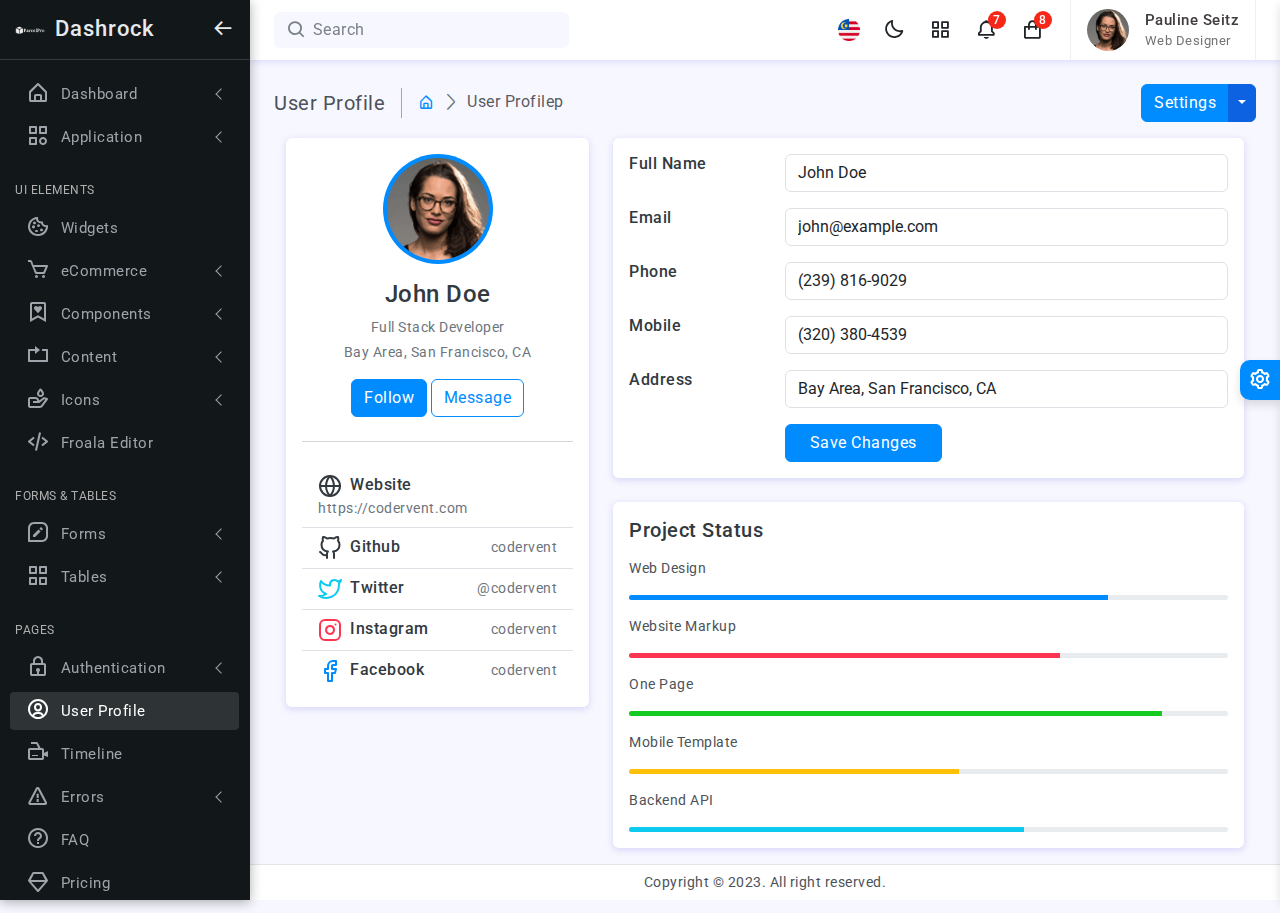
<file: admin/user-profile.html>
<!doctype html>
<html lang="en" class="semi-dark">


<!-- Mirrored from codervent.com/gum/dashrock/demo/ltr/user-profile.html by HTTrack Website Copier/3.x [XR&CO'2014], Tue, 04 Jun 2024 11:00:08 GMT -->
<head>
	<!-- Required meta tags -->
	<meta charset="utf-8">
	<meta name="viewport" content="width=device-width, initial-scale=1">
	<!--favicon-->
	<link rel="icon" href="assets/images/favicon-32x32.png" type="image/png" />
	<!--plugins-->
	<link href="assets/plugins/simplebar/css/simplebar.css" rel="stylesheet" />
	<link href="assets/plugins/perfect-scrollbar/css/perfect-scrollbar.css" rel="stylesheet" />
	<link href="assets/plugins/metismenu/css/metisMenu.min.css" rel="stylesheet" />
	<!-- loader-->
	<link href="assets/css/pace.min.css" rel="stylesheet" />
	<script src="assets/js/pace.min.js"></script>
	<!-- Bootstrap CSS -->
	<link href="assets/css/bootstrap.min.css" rel="stylesheet">
	<link href="assets/css/bootstrap-extended.css" rel="stylesheet">
	<link href="https://fonts.googleapis.com/css2?family=Roboto:wght@400;500&amp;display=swap" rel="stylesheet">
	<link href="assets/css/app.css" rel="stylesheet">
	<link href="assets/css/icons.css" rel="stylesheet">
	<!-- Theme Style CSS -->
	<link rel="stylesheet" href="assets/css/dark-theme.css" />
	<link rel="stylesheet" href="assets/css/semi-dark.css" />
	<link rel="stylesheet" href="assets/css/header-colors.css" />
	<title>Dashrock - Bootstrap 5 Admin Dashboard Template</title>
</head>

<body>
	<!--wrapper-->
	<div class="wrapper">
		<!--sidebar wrapper -->
		<div class="sidebar-wrapper" data-simplebar="true">
			<div class="sidebar-header">
				<div>
					<img src="assets/images/logo-icon.png" class="logo-icon" alt="logo icon">
				</div>
				<div>
					<h4 class="logo-text">Dashrock</h4>
				</div>
				<div class="toggle-icon ms-auto"><i class='bx bx-arrow-back'></i>
				</div>
			 </div>
			<!--navigation-->
			<ul class="metismenu" id="menu">
				<li>
					<a href="javascript:;" class="has-arrow">
						<div class="parent-icon"><i class='bx bx-home-alt'></i>
						</div>
						<div class="menu-title">Dashboard</div>
					</a>
					<ul>
						<li> <a href="index.html"><i class='bx bx-radio-circle'></i>Default</a>
						</li>
						<li> <a href="index.html"><i class='bx bx-radio-circle'></i>Alternate</a>
						</li>
						
					</ul>
				</li>
				<li>
					<a href="javascript:;" class="has-arrow">
						<div class="parent-icon"><i class="bx bx-category"></i>
						</div>
						<div class="menu-title">Application</div>
					</a>
					<ul>
						<li> <a href="app-emailbox.html"><i class='bx bx-radio-circle'></i>Email</a>
						</li>
						<li> <a href="app-chat-box.html"><i class='bx bx-radio-circle'></i>Chat Box</a>
						</li>
						<li> <a href="app-file-manager.html"><i class='bx bx-radio-circle'></i>File Manager</a>
						</li>
						<li> <a href="app-contact-list.html"><i class='bx bx-radio-circle'></i>Contatcs</a>
						</li>
						<li> <a href="app-to-do.html"><i class='bx bx-radio-circle'></i>Todo List</a>
						</li>
						<li> <a href="app-invoice.html"><i class='bx bx-radio-circle'></i>Invoice</a>
						</li>
						<li> <a href="app-fullcalender.html"><i class='bx bx-radio-circle'></i>Calendar</a>
						</li>
					</ul>
				</li>
				<li class="menu-label">UI Elements</li>
				<li>
					<a href="widgets.html">
						<div class="parent-icon"><i class='bx bx-cookie'></i>
						</div>
						<div class="menu-title">Widgets</div>
					</a>
				</li>
				<li>
					<a href="javascript:;" class="has-arrow">
						<div class="parent-icon"><i class='bx bx-cart'></i>
						</div>
						<div class="menu-title">eCommerce</div>
					</a>
					<ul>
						<li> <a href="ecommerce-products.html"><i class='bx bx-radio-circle'></i>Products</a>
						</li>
						<li> <a href="ecommerce-products-details.html"><i class='bx bx-radio-circle'></i>Product Details</a>
						</li>
						<li> <a href="ecommerce-add-new-products.html"><i class='bx bx-radio-circle'></i>Add New Products</a>
						</li>
						<li> <a href="ecommerce-orders.html"><i class='bx bx-radio-circle'></i>Orders</a>
						</li>
					</ul>
				</li>
				<li>
					<a class="has-arrow" href="javascript:;">
						<div class="parent-icon"><i class='bx bx-bookmark-heart'></i>
						</div>
						<div class="menu-title">Components</div>
					</a>
					<ul>
						<li> <a href="component-alerts.html"><i class='bx bx-radio-circle'></i>Alerts</a>
						</li>
						<li> <a href="component-accordions.html"><i class='bx bx-radio-circle'></i>Accordions</a>
						</li>
						<li> <a href="component-badges.html"><i class='bx bx-radio-circle'></i>Badges</a>
						</li>
						<li> <a href="component-buttons.html"><i class='bx bx-radio-circle'></i>Buttons</a>
						</li>
						<li> <a href="component-cards.html"><i class='bx bx-radio-circle'></i>Cards</a>
						</li>
						<li> <a href="component-carousels.html"><i class='bx bx-radio-circle'></i>Carousels</a>
						</li>
						<li> <a href="component-list-groups.html"><i class='bx bx-radio-circle'></i>List Groups</a>
						</li>
						<li> <a href="component-media-object.html"><i class='bx bx-radio-circle'></i>Media Objects</a>
						</li>
						<li> <a href="component-modals.html"><i class='bx bx-radio-circle'></i>Modals</a>
						</li>
						<li> <a href="component-navs-tabs.html"><i class='bx bx-radio-circle'></i>Navs & Tabs</a>
						</li>
						<li> <a href="component-navbar.html"><i class='bx bx-radio-circle'></i>Navbar</a>
						</li>
						<li> <a href="component-paginations.html"><i class='bx bx-radio-circle'></i>Pagination</a>
						</li>
						<li> <a href="component-popovers-tooltips.html"><i class='bx bx-radio-circle'></i>Popovers & Tooltips</a>
						</li>
						<li> <a href="component-progress-bars.html"><i class='bx bx-radio-circle'></i>Progress</a>
						</li>
						<li> <a href="component-spinners.html"><i class='bx bx-radio-circle'></i>Spinners</a>
						</li>
						<li> <a href="component-notifications.html"><i class='bx bx-radio-circle'></i>Notifications</a>
						</li>
						<li> <a href="component-avtars-chips.html"><i class='bx bx-radio-circle'></i>Avatrs & Chips</a>
						</li>
					</ul>
				</li>
				<li>
					<a class="has-arrow" href="javascript:;">
						<div class="parent-icon"><i class="bx bx-repeat"></i>
						</div>
						<div class="menu-title">Content</div>
					</a>
					<ul>
						<li> <a href="content-grid-system.html"><i class='bx bx-radio-circle'></i>Grid System</a>
						</li>
						<li> <a href="content-typography.html"><i class='bx bx-radio-circle'></i>Typography</a>
						</li>
						<li> <a href="content-text-utilities.html"><i class='bx bx-radio-circle'></i>Text Utilities</a>
						</li>
					</ul>
				</li>
				<li>
					<a class="has-arrow" href="javascript:;">
						<div class="parent-icon"> <i class="bx bx-donate-blood"></i>
						</div>
						<div class="menu-title">Icons</div>
					</a>
					<ul>
						<li> <a href="icons-line-icons.html"><i class='bx bx-radio-circle'></i>Line Icons</a>
						</li>
						<li> <a href="icons-boxicons.html"><i class='bx bx-radio-circle'></i>Boxicons</a>
						</li>
						<li> <a href="icons-feather-icons.html"><i class='bx bx-radio-circle'></i>Feather Icons</a>
						</li>
					</ul>
				</li>
				<li>
					<a href="form-froala-editor.html">
						<div class="parent-icon"><i class='bx bx-code-alt'></i>
						</div>
						<div class="menu-title">Froala Editor</div>
					</a>
				</li>
				<li class="menu-label">Forms & Tables</li>
				<li>
					<a class="has-arrow" href="javascript:;">
						<div class="parent-icon"><i class='bx bx-message-square-edit'></i>
						</div>
						<div class="menu-title">Forms</div>
					</a>
					<ul>
						<li> <a href="form-elements.html"><i class='bx bx-radio-circle'></i>Form Elements</a>
						</li>
						<li> <a href="form-input-group.html"><i class='bx bx-radio-circle'></i>Input Groups</a>
						</li>
						<li> <a href="form-radios-and-checkboxes.html"><i class='bx bx-radio-circle'></i>Radios & Checkboxes</a>
						</li>
						<li> <a href="form-layouts.html"><i class='bx bx-radio-circle'></i>Forms Layouts</a>
						</li>
						<li> <a href="form-validations.html"><i class='bx bx-radio-circle'></i>Form Validation</a>
						</li>
						<li> <a href="form-wizard.html"><i class='bx bx-radio-circle'></i>Form Wizard</a>
						</li>
						<li> <a href="form-text-editor.html"><i class='bx bx-radio-circle'></i>Text Editor</a>
						</li>
						<li> <a href="form-file-upload.html"><i class='bx bx-radio-circle'></i>File Upload</a>
						</li>
						<li> <a href="form-date-time-pickes.html"><i class='bx bx-radio-circle'></i>Date Pickers</a>
						</li>
						<li> <a href="form-select2.html"><i class='bx bx-radio-circle'></i>Select2</a>
						</li>
						<li> <a href="form-repeater.html"><i class='bx bx-radio-circle'></i>Form Repeater</a>
						</li>
					</ul>
				</li>
				<li>
					<a class="has-arrow" href="javascript:;">
						<div class="parent-icon"><i class="bx bx-grid-alt"></i>
						</div>
						<div class="menu-title">Tables</div>
					</a>
					<ul>
						<li> <a href="table-basic-table.html"><i class='bx bx-radio-circle'></i>Basic Table</a>
						</li>
						<li> <a href="table-datatable.html"><i class='bx bx-radio-circle'></i>Data Table</a>
						</li>
					</ul>
				</li>
				<li class="menu-label">Pages</li>
				<li>
					<a class="has-arrow" href="javascript:;">
						<div class="parent-icon"><i class="bx bx-lock"></i>
						</div>
						<div class="menu-title">Authentication</div>
					</a>
					<ul>
						<li><a class="has-arrow" href="javascript:;"><i class='bx bx-radio-circle'></i>Basic</a>
							<ul>
								<li><a href="auth-basic-signin.html"><i class='bx bx-radio-circle'></i>Sign In</a></li>
								<li><a href="auth-basic-signup.html"><i class='bx bx-radio-circle'></i>Sign Up</a></li>
								<li><a href="auth-basic-forgot-password.html"><i class='bx bx-radio-circle'></i>Forgot Password</a></li>
								<li><a href="auth-basic-reset-password.html"><i class='bx bx-radio-circle'></i>Reset Password</a></li>
							</ul>
						</li>
						<li><a class="has-arrow" href="javascript:;"><i class='bx bx-radio-circle'></i>Cover</a>
							<ul>
								<li><a href="auth-cover-signin.html"><i class='bx bx-radio-circle'></i>Sign In</a></li>
								<li><a href="auth-cover-signup.html"><i class='bx bx-radio-circle'></i>Sign Up</a></li>
								<li><a href="auth-cover-forgot-password.html"><i class='bx bx-radio-circle'></i>Forgot Password</a></li>
								<li><a href="auth-cover-reset-password.html"><i class='bx bx-radio-circle'></i>Reset Password</a></li>
							</ul>
						</li>
						<li><a class="has-arrow" href="javascript:;"><i class='bx bx-radio-circle'></i>With Header Footer</a>
							<ul>
								<li><a href="auth-header-footer-signin.html"><i class='bx bx-radio-circle'></i>Sign In</a></li>
								<li><a href="auth-header-footer-signup.html"><i class='bx bx-radio-circle'></i>Sign Up</a></li>
								<li><a href="auth-header-footer-forgot-password.html"><i class='bx bx-radio-circle'></i>Forgot Password</a></li>
								<li><a href="auth-header-footer-reset-password.html"><i class='bx bx-radio-circle'></i>Reset Password</a></li>
							</ul>
						</li>
					</ul>
				</li>
				<li>
					<a href="user-profile.html">
						<div class="parent-icon"><i class="bx bx-user-circle"></i>
						</div>
						<div class="menu-title">User Profile</div>
					</a>
				</li>
				<li>
					<a href="timeline.html">
						<div class="parent-icon"> <i class="bx bx-video-recording"></i>
						</div>
						<div class="menu-title">Timeline</div>
					</a>
				</li>
				<li>
					<a class="has-arrow" href="javascript:;">
						<div class="parent-icon"><i class="bx bx-error"></i>
						</div>
						<div class="menu-title">Errors</div>
					</a>
					<ul>
						<li> <a href="errors-404-error.html"><i class='bx bx-radio-circle'></i>404 Error</a>
						</li>
						<li> <a href="errors-500-error.html"><i class='bx bx-radio-circle'></i>500 Error</a>
						</li>
						<li> <a href="errors-coming-soon.html"><i class='bx bx-radio-circle'></i>Coming Soon</a>
						</li>
						<li> <a href="error-blank-page.html"><i class='bx bx-radio-circle'></i>Blank Page</a>
						</li>
					</ul>
				</li>
				<li>
					<a href="faq.html">
						<div class="parent-icon"><i class="bx bx-help-circle"></i>
						</div>
						<div class="menu-title">FAQ</div>
					</a>
				</li>
				<li>
					<a href="pricing-table.html">
						<div class="parent-icon"><i class="bx bx-diamond"></i>
						</div>
						<div class="menu-title">Pricing</div>
					</a>
				</li>
				<li class="menu-label">Charts & Maps</li>
				<li>
					<a class="has-arrow" href="javascript:;">
						<div class="parent-icon"><i class="bx bx-line-chart"></i>
						</div>
						<div class="menu-title">Charts</div>
					</a>
					<ul>
						<li> <a href="charts-apex-chart.html"><i class='bx bx-radio-circle'></i>Apex</a>
						</li>
						<li> <a href="charts-chartjs.html"><i class='bx bx-radio-circle'></i>Chartjs</a>
						</li>
						<li> <a href="charts-highcharts.html"><i class='bx bx-radio-circle'></i>Highcharts</a>
						</li>
					</ul>
				</li>
				<li>
					<a class="has-arrow" href="javascript:;">
						<div class="parent-icon"><i class="bx bx-map-alt"></i>
						</div>
						<div class="menu-title">Maps</div>
					</a>
					<ul>
						<li> <a href="map-google-maps.html"><i class='bx bx-radio-circle'></i>Google Maps</a>
						</li>
						<li> <a href="map-vector-maps.html"><i class='bx bx-radio-circle'></i>Vector Maps</a>
						</li>
					</ul>
				</li>
				<li class="menu-label">Others</li>
				<li>
					<a class="has-arrow" href="javascript:;">
						<div class="parent-icon"><i class="bx bx-menu"></i>
						</div>
						<div class="menu-title">Menu Levels</div>
					</a>
					<ul>
						<li> <a class="has-arrow" href="javascript:;"><i class='bx bx-radio-circle'></i>Level One</a>
							<ul>
								<li> <a class="has-arrow" href="javascript:;"><i class='bx bx-radio-circle'></i>Level Two</a>
									<ul>
										<li> <a href="javascript:;"><i class='bx bx-radio-circle'></i>Level Three</a>
										</li>
									</ul>
								</li>
							</ul>
						</li>
					</ul>
				</li>
				<li>
					<a href="javascript:;">
						<div class="parent-icon"><i class="bx bx-folder"></i>
						</div>
						<div class="menu-title">Documentation</div>
					</a>
				</li>
				<li>
					<a href="javascript:;">
						<div class="parent-icon"><i class="bx bx-support"></i>
						</div>
						<div class="menu-title">Support</div>
					</a>
				</li>
			</ul>
			<!--end navigation-->
		</div>
		<!--end sidebar wrapper -->
		<!--start header -->
		<header>
			<div class="topbar d-flex align-items-center">
				<nav class="navbar navbar-expand gap-3">
					<div class="mobile-toggle-menu"><i class='bx bx-menu'></i>
					</div>

					<div class="search-bar d-lg-block d-none" data-bs-toggle="modal" data-bs-target="#SearchModal">
						<a href="avascript:;" class="btn d-flex align-items-center"><i class='bx bx-search'></i>Search</a>
					 </div>


					  <div class="top-menu ms-auto">
						<ul class="navbar-nav align-items-center gap-1">
							<li class="nav-item mobile-search-icon d-flex d-lg-none" data-bs-toggle="modal" data-bs-target="#SearchModal">
								<a class="nav-link" href="avascript:;"><i class='bx bx-search'></i>
								</a>
							</li>
							<li class="nav-item dropdown dropdown-laungauge d-none d-sm-flex">
								<a class="nav-link dropdown-toggle dropdown-toggle-nocaret" href="avascript:;" data-bs-toggle="dropdown"><img src="assets/images/county/02.png" width="22" alt="">
								</a>
								<ul class="dropdown-menu dropdown-menu-end">
									<li><a class="dropdown-item d-flex align-items-center py-2" href="javascript:;"><img src="assets/images/county/01.png" width="20" alt=""><span class="ms-2">English</span></a>
									</li>
									<li><a class="dropdown-item d-flex align-items-center py-2" href="javascript:;"><img src="assets/images/county/02.png" width="20" alt=""><span class="ms-2">Catalan</span></a>
									</li>
									<li><a class="dropdown-item d-flex align-items-center py-2" href="javascript:;"><img src="assets/images/county/03.png" width="20" alt=""><span class="ms-2">French</span></a>
									</li>
									<li><a class="dropdown-item d-flex align-items-center py-2" href="javascript:;"><img src="assets/images/county/04.png" width="20" alt=""><span class="ms-2">Belize</span></a>
									</li>
									<li><a class="dropdown-item d-flex align-items-center py-2" href="javascript:;"><img src="assets/images/county/05.png" width="20" alt=""><span class="ms-2">Colombia</span></a>
									</li>
									<li><a class="dropdown-item d-flex align-items-center py-2" href="javascript:;"><img src="assets/images/county/06.png" width="20" alt=""><span class="ms-2">Spanish</span></a>
									</li>
									<li><a class="dropdown-item d-flex align-items-center py-2" href="javascript:;"><img src="assets/images/county/07.png" width="20" alt=""><span class="ms-2">Georgian</span></a>
									</li>
									<li><a class="dropdown-item d-flex align-items-center py-2" href="javascript:;"><img src="assets/images/county/08.png" width="20" alt=""><span class="ms-2">Hindi</span></a>
									</li>
								</ul>
							</li>
							<li class="nav-item dark-mode d-none d-sm-flex">
								<a class="nav-link dark-mode-icon" href="javascript:;"><i class='bx bx-moon'></i>
								</a>
							</li>

							<li class="nav-item dropdown dropdown-app">
								<a class="nav-link dropdown-toggle dropdown-toggle-nocaret" data-bs-toggle="dropdown" href="javascript:;"><i class='bx bx-grid-alt'></i></a>
								<div class="dropdown-menu dropdown-menu-end p-0">
									<div class="app-container p-2 my-2">
									  <div class="row gx-0 gy-2 row-cols-3 justify-content-center p-2">
										 <div class="col">
										  <a href="javascript:;">
											<div class="app-box text-center">
											  <div class="app-icon">
												  <img src="assets/images/app/slack.png" width="30" alt="">
											  </div>
											  <div class="app-name">
												  <p class="mb-0 mt-1">Slack</p>
											  </div>
											  </div>
											</a>
										 </div>
										 <div class="col">
										  <a href="javascript:;">
											<div class="app-box text-center">
											  <div class="app-icon">
												  <img src="assets/images/app/behance.png" width="30" alt="">
											  </div>
											  <div class="app-name">
												  <p class="mb-0 mt-1">Behance</p>
											  </div>
											  </div>
										  </a>
										 </div>
										 <div class="col">
										  <a href="javascript:;">
											<div class="app-box text-center">
											  <div class="app-icon">
												<img src="assets/images/app/google-drive.png" width="30" alt="">
											  </div>
											  <div class="app-name">
												  <p class="mb-0 mt-1">Dribble</p>
											  </div>
											  </div>
											</a>
										 </div>
										 <div class="col">
										  <a href="javascript:;">
											<div class="app-box text-center">
											  <div class="app-icon">
												  <img src="assets/images/app/outlook.png" width="30" alt="">
											  </div>
											  <div class="app-name">
												  <p class="mb-0 mt-1">Outlook</p>
											  </div>
											  </div>
											</a>
										 </div>
										 <div class="col">
										  <a href="javascript:;">
											<div class="app-box text-center">
											  <div class="app-icon">
												  <img src="assets/images/app/github.png" width="30" alt="">
											  </div>
											  <div class="app-name">
												  <p class="mb-0 mt-1">GitHub</p>
											  </div>
											  </div>
											</a>
										 </div>
										 <div class="col">
										  <a href="javascript:;">
											<div class="app-box text-center">
											  <div class="app-icon">
												  <img src="assets/images/app/stack-overflow.png" width="30" alt="">
											  </div>
											  <div class="app-name">
												  <p class="mb-0 mt-1">Stack</p>
											  </div>
											  </div>
											</a>
										 </div>
										 <div class="col">
										  <a href="javascript:;">
											<div class="app-box text-center">
											  <div class="app-icon">
												  <img src="assets/images/app/figma.png" width="30" alt="">
											  </div>
											  <div class="app-name">
												  <p class="mb-0 mt-1">Stack</p>
											  </div>
											  </div>
											</a>
										 </div>
										 <div class="col">
										  <a href="javascript:;">
											<div class="app-box text-center">
											  <div class="app-icon">
												  <img src="assets/images/app/twitter.png" width="30" alt="">
											  </div>
											  <div class="app-name">
												  <p class="mb-0 mt-1">Twitter</p>
											  </div>
											  </div>
											</a>
										 </div>
										 <div class="col">
										  <a href="javascript:;">
											<div class="app-box text-center">
											  <div class="app-icon">
												  <img src="assets/images/app/google-calendar.png" width="30" alt="">
											  </div>
											  <div class="app-name">
												  <p class="mb-0 mt-1">Calendar</p>
											  </div>
											  </div>
											</a>
										 </div>
										 <div class="col">
										  <a href="javascript:;">
											<div class="app-box text-center">
											  <div class="app-icon">
												  <img src="assets/images/app/spotify.png" width="30" alt="">
											  </div>
											  <div class="app-name">
												  <p class="mb-0 mt-1">Spotify</p>
											  </div>
											  </div>
											</a>
										 </div>
										 <div class="col">
										  <a href="javascript:;">
											<div class="app-box text-center">
											  <div class="app-icon">
												  <img src="assets/images/app/google-photos.png" width="30" alt="">
											  </div>
											  <div class="app-name">
												  <p class="mb-0 mt-1">Photos</p>
											  </div>
											  </div>
											</a>
										 </div>
										 <div class="col">
										  <a href="javascript:;">
											<div class="app-box text-center">
											  <div class="app-icon">
												  <img src="assets/images/app/pinterest.png" width="30" alt="">
											  </div>
											  <div class="app-name">
												  <p class="mb-0 mt-1">Photos</p>
											  </div>
											  </div>
											</a>
										 </div>
										 <div class="col">
										  <a href="javascript:;">
											<div class="app-box text-center">
											  <div class="app-icon">
												  <img src="assets/images/app/linkedin.png" width="30" alt="">
											  </div>
											  <div class="app-name">
												  <p class="mb-0 mt-1">linkedin</p>
											  </div>
											  </div>
											</a>
										 </div>
										 <div class="col">
										  <a href="javascript:;">
											<div class="app-box text-center">
											  <div class="app-icon">
												  <img src="assets/images/app/dribble.png" width="30" alt="">
											  </div>
											  <div class="app-name">
												  <p class="mb-0 mt-1">Dribble</p>
											  </div>
											  </div>
											</a>
										 </div>
										 <div class="col">
										  <a href="javascript:;">
											<div class="app-box text-center">
											  <div class="app-icon">
												  <img src="assets/images/app/youtube.png" width="30" alt="">
											  </div>
											  <div class="app-name">
												  <p class="mb-0 mt-1">YouTube</p>
											  </div>
											  </div>
											</a>
										 </div>
										 <div class="col">
										  <a href="javascript:;">
											<div class="app-box text-center">
											  <div class="app-icon">
												  <img src="assets/images/app/google.png" width="30" alt="">
											  </div>
											  <div class="app-name">
												  <p class="mb-0 mt-1">News</p>
											  </div>
											  </div>
											</a>
										 </div>
										 <div class="col">
										  <a href="javascript:;">
											<div class="app-box text-center">
											  <div class="app-icon">
												  <img src="assets/images/app/envato.png" width="30" alt="">
											  </div>
											  <div class="app-name">
												  <p class="mb-0 mt-1">Envato</p>
											  </div>
											  </div>
											</a>
										 </div>
										 <div class="col">
										  <a href="javascript:;">
											<div class="app-box text-center">
											  <div class="app-icon">
												  <img src="assets/images/app/safari.png" width="30" alt="">
											  </div>
											  <div class="app-name">
												  <p class="mb-0 mt-1">Safari</p>
											  </div>
											  </div>
											</a>
										 </div>
				
									  </div><!--end row-->
				
									</div>
								</div>
							</li>

							<li class="nav-item dropdown dropdown-large">
								<a class="nav-link dropdown-toggle dropdown-toggle-nocaret position-relative" href="#" data-bs-toggle="dropdown"><span class="alert-count">7</span>
									<i class='bx bx-bell'></i>
								</a>
								<div class="dropdown-menu dropdown-menu-end">
									<a href="javascript:;">
										<div class="msg-header">
											<p class="msg-header-title">Notifications</p>
											<p class="msg-header-badge">8 New</p>
										</div>
									</a>
									<div class="header-notifications-list">
										<a class="dropdown-item" href="javascript:;">
											<div class="d-flex align-items-center">
												<div class="user-online">
													<img src="assets/images/avatars/avatar-1.png" class="msg-avatar" alt="user avatar">
												</div>
												<div class="flex-grow-1">
													<h6 class="msg-name">Daisy Anderson<span class="msg-time float-end">5 sec
												ago</span></h6>
													<p class="msg-info">The standard chunk of lorem</p>
												</div>
											</div>
										</a>
										<a class="dropdown-item" href="javascript:;">
											<div class="d-flex align-items-center">
												<div class="notify bg-light-danger text-danger">dc
												</div>
												<div class="flex-grow-1">
													<h6 class="msg-name">New Orders <span class="msg-time float-end">2 min
												ago</span></h6>
													<p class="msg-info">You have recived new orders</p>
												</div>
											</div>
										</a>
										<a class="dropdown-item" href="javascript:;">
											<div class="d-flex align-items-center">
												<div class="user-online">
													<img src="assets/images/avatars/avatar-2.png" class="msg-avatar" alt="user avatar">
												</div>
												<div class="flex-grow-1">
													<h6 class="msg-name">Althea Cabardo <span class="msg-time float-end">14
												sec ago</span></h6>
													<p class="msg-info">Many desktop publishing packages</p>
												</div>
											</div>
										</a>
										<a class="dropdown-item" href="javascript:;">
											<div class="d-flex align-items-center">
												<div class="notify bg-light-success text-success">
													<img src="assets/images/app/outlook.png" width="25" alt="user avatar">
												</div>
												<div class="flex-grow-1">
													<h6 class="msg-name">Account Created<span class="msg-time float-end">28 min
												ago</span></h6>
													<p class="msg-info">Successfully created new email</p>
												</div>
											</div>
										</a>
										<a class="dropdown-item" href="javascript:;">
											<div class="d-flex align-items-center">
												<div class="notify bg-light-info text-info">Ss
												</div>
												<div class="flex-grow-1">
													<h6 class="msg-name">New Product Approved <span
												class="msg-time float-end">2 hrs ago</span></h6>
													<p class="msg-info">Your new product has approved</p>
												</div>
											</div>
										</a>
										<a class="dropdown-item" href="javascript:;">
											<div class="d-flex align-items-center">
												<div class="user-online">
													<img src="assets/images/avatars/avatar-4.png" class="msg-avatar" alt="user avatar">
												</div>
												<div class="flex-grow-1">
													<h6 class="msg-name">Katherine Pechon <span class="msg-time float-end">15
												min ago</span></h6>
													<p class="msg-info">Making this the first true generator</p>
												</div>
											</div>
										</a>
										<a class="dropdown-item" href="javascript:;">
											<div class="d-flex align-items-center">
												<div class="notify bg-light-success text-success"><i class='bx bx-check-square'></i>
												</div>
												<div class="flex-grow-1">
													<h6 class="msg-name">Your item is shipped <span class="msg-time float-end">5 hrs
												ago</span></h6>
													<p class="msg-info">Successfully shipped your item</p>
												</div>
											</div>
										</a>
										<a class="dropdown-item" href="javascript:;">
											<div class="d-flex align-items-center">
												<div class="notify bg-light-primary">
													<img src="assets/images/app/github.png" width="25" alt="user avatar">
												</div>
												<div class="flex-grow-1">
													<h6 class="msg-name">New 24 authors<span class="msg-time float-end">1 day
												ago</span></h6>
													<p class="msg-info">24 new authors joined last week</p>
												</div>
											</div>
										</a>
										<a class="dropdown-item" href="javascript:;">
											<div class="d-flex align-items-center">
												<div class="user-online">
													<img src="assets/images/avatars/avatar-8.png" class="msg-avatar" alt="user avatar">
												</div>
												<div class="flex-grow-1">
													<h6 class="msg-name">Peter Costanzo <span class="msg-time float-end">6 hrs
												ago</span></h6>
													<p class="msg-info">It was popularised in the 1960s</p>
												</div>
											</div>
										</a>
									</div>
									<a href="javascript:;">
										<div class="text-center msg-footer">
											<button class="btn btn-primary w-100">View All Notifications</button>
										</div>
									</a>
								</div>
							</li>
							<li class="nav-item dropdown dropdown-large">
								<a class="nav-link dropdown-toggle dropdown-toggle-nocaret position-relative" href="#" role="button" data-bs-toggle="dropdown" aria-expanded="false"> <span class="alert-count">8</span>
									<i class='bx bx-shopping-bag'></i>
								</a>
								<div class="dropdown-menu dropdown-menu-end">
									<a href="javascript:;">
										<div class="msg-header">
											<p class="msg-header-title">My Cart</p>
											<p class="msg-header-badge">10 Items</p>
										</div>
									</a>
									<div class="header-message-list">
										<a class="dropdown-item" href="javascript:;">
											<div class="d-flex align-items-center gap-3">
												<div class="position-relative">
													<div class="cart-product rounded-circle bg-light">
														<img src="assets/images/products/11.png" class="" alt="product image">
													</div>
												</div>
												<div class="flex-grow-1">
													<h6 class="cart-product-title mb-0">Men White T-Shirt</h6>
													<p class="cart-product-price mb-0">1 X $29.00</p>
												</div>
												<div class="">
													<p class="cart-price mb-0">$250</p>
												</div>
												<div class="cart-product-cancel"><i class="bx bx-x"></i>
												</div>
											</div>
										</a>
										<a class="dropdown-item" href="javascript:;">
											<div class="d-flex align-items-center gap-3">
												<div class="position-relative">
													<div class="cart-product rounded-circle bg-light">
														<img src="assets/images/products/02.png" class="" alt="product image">
													</div>
												</div>
												<div class="flex-grow-1">
													<h6 class="cart-product-title mb-0">Men White T-Shirt</h6>
													<p class="cart-product-price mb-0">1 X $29.00</p>
												</div>
												<div class="">
													<p class="cart-price mb-0">$250</p>
												</div>
												<div class="cart-product-cancel"><i class="bx bx-x"></i>
												</div>
											</div>
										</a>
										<a class="dropdown-item" href="javascript:;">
											<div class="d-flex align-items-center gap-3">
												<div class="position-relative">
													<div class="cart-product rounded-circle bg-light">
														<img src="assets/images/products/03.png" class="" alt="product image">
													</div>
												</div>
												<div class="flex-grow-1">
													<h6 class="cart-product-title mb-0">Men White T-Shirt</h6>
													<p class="cart-product-price mb-0">1 X $29.00</p>
												</div>
												<div class="">
													<p class="cart-price mb-0">$250</p>
												</div>
												<div class="cart-product-cancel"><i class="bx bx-x"></i>
												</div>
											</div>
										</a>
										<a class="dropdown-item" href="javascript:;">
											<div class="d-flex align-items-center gap-3">
												<div class="position-relative">
													<div class="cart-product rounded-circle bg-light">
														<img src="assets/images/products/04.png" class="" alt="product image">
													</div>
												</div>
												<div class="flex-grow-1">
													<h6 class="cart-product-title mb-0">Men White T-Shirt</h6>
													<p class="cart-product-price mb-0">1 X $29.00</p>
												</div>
												<div class="">
													<p class="cart-price mb-0">$250</p>
												</div>
												<div class="cart-product-cancel"><i class="bx bx-x"></i>
												</div>
											</div>
										</a>
										<a class="dropdown-item" href="javascript:;">
											<div class="d-flex align-items-center gap-3">
												<div class="position-relative">
													<div class="cart-product rounded-circle bg-light">
														<img src="assets/images/products/05.png" class="" alt="product image">
													</div>
												</div>
												<div class="flex-grow-1">
													<h6 class="cart-product-title mb-0">Men White T-Shirt</h6>
													<p class="cart-product-price mb-0">1 X $29.00</p>
												</div>
												<div class="">
													<p class="cart-price mb-0">$250</p>
												</div>
												<div class="cart-product-cancel"><i class="bx bx-x"></i>
												</div>
											</div>
										</a>
										<a class="dropdown-item" href="javascript:;">
											<div class="d-flex align-items-center gap-3">
												<div class="position-relative">
													<div class="cart-product rounded-circle bg-light">
														<img src="assets/images/products/06.png" class="" alt="product image">
													</div>
												</div>
												<div class="flex-grow-1">
													<h6 class="cart-product-title mb-0">Men White T-Shirt</h6>
													<p class="cart-product-price mb-0">1 X $29.00</p>
												</div>
												<div class="">
													<p class="cart-price mb-0">$250</p>
												</div>
												<div class="cart-product-cancel"><i class="bx bx-x"></i>
												</div>
											</div>
										</a>
										<a class="dropdown-item" href="javascript:;">
											<div class="d-flex align-items-center gap-3">
												<div class="position-relative">
													<div class="cart-product rounded-circle bg-light">
														<img src="assets/images/products/07.png" class="" alt="product image">
													</div>
												</div>
												<div class="flex-grow-1">
													<h6 class="cart-product-title mb-0">Men White T-Shirt</h6>
													<p class="cart-product-price mb-0">1 X $29.00</p>
												</div>
												<div class="">
													<p class="cart-price mb-0">$250</p>
												</div>
												<div class="cart-product-cancel"><i class="bx bx-x"></i>
												</div>
											</div>
										</a>
										<a class="dropdown-item" href="javascript:;">
											<div class="d-flex align-items-center gap-3">
												<div class="position-relative">
													<div class="cart-product rounded-circle bg-light">
														<img src="assets/images/products/08.png" class="" alt="product image">
													</div>
												</div>
												<div class="flex-grow-1">
													<h6 class="cart-product-title mb-0">Men White T-Shirt</h6>
													<p class="cart-product-price mb-0">1 X $29.00</p>
												</div>
												<div class="">
													<p class="cart-price mb-0">$250</p>
												</div>
												<div class="cart-product-cancel"><i class="bx bx-x"></i>
												</div>
											</div>
										</a>
										<a class="dropdown-item" href="javascript:;">
											<div class="d-flex align-items-center gap-3">
												<div class="position-relative">
													<div class="cart-product rounded-circle bg-light">
														<img src="assets/images/products/09.png" class="" alt="product image">
													</div>
												</div>
												<div class="flex-grow-1">
													<h6 class="cart-product-title mb-0">Men White T-Shirt</h6>
													<p class="cart-product-price mb-0">1 X $29.00</p>
												</div>
												<div class="">
													<p class="cart-price mb-0">$250</p>
												</div>
												<div class="cart-product-cancel"><i class="bx bx-x"></i>
												</div>
											</div>
										</a>
									</div>
									<a href="javascript:;">
										<div class="text-center msg-footer">
											<div class="d-flex align-items-center justify-content-between mb-3">
												<h5 class="mb-0">Total</h5>
												<h5 class="mb-0 ms-auto">$489.00</h5>
											</div>
											<button class="btn btn-primary w-100">Checkout</button>
										</div>
									</a>
								</div>
							</li>
						</ul>
					</div>
					<div class="user-box dropdown px-3">
						<a class="d-flex align-items-center nav-link dropdown-toggle gap-3 dropdown-toggle-nocaret" href="#" role="button" data-bs-toggle="dropdown" aria-expanded="false">
							<img src="assets/images/avatars/avatar-2.png" class="user-img" alt="user avatar">
							<div class="user-info">
								<p class="user-name mb-0">Pauline Seitz</p>
								<p class="designattion mb-0">Web Designer</p>
							</div>
						</a>
						<ul class="dropdown-menu dropdown-menu-end">
							<li><a class="dropdown-item d-flex align-items-center" href="javascript:;"><i class="bx bx-user fs-5"></i><span>Profile</span></a>
							</li>
							<li><a class="dropdown-item d-flex align-items-center" href="javascript:;"><i class="bx bx-cog fs-5"></i><span>Settings</span></a>
							</li>
							<li><a class="dropdown-item d-flex align-items-center" href="javascript:;"><i class="bx bx-home-circle fs-5"></i><span>Dashboard</span></a>
							</li>
							<li><a class="dropdown-item d-flex align-items-center" href="javascript:;"><i class="bx bx-dollar-circle fs-5"></i><span>Earnings</span></a>
							</li>
							<li><a class="dropdown-item d-flex align-items-center" href="javascript:;"><i class="bx bx-download fs-5"></i><span>Downloads</span></a>
							</li>
							<li>
								<div class="dropdown-divider mb-0"></div>
							</li>
							<li><a class="dropdown-item d-flex align-items-center" href="javascript:;"><i class="bx bx-log-out-circle"></i><span>Logout</span></a>
							</li>
						</ul>
					</div>
				</nav>
			</div>
		</header>
		<!--end header -->
		<!--start page wrapper -->
		<div class="page-wrapper">
			<div class="page-content">
				<!--breadcrumb-->
				<div class="page-breadcrumb d-none d-sm-flex align-items-center mb-3">
					<div class="breadcrumb-title pe-3">User Profile</div>
					<div class="ps-3">
						<nav aria-label="breadcrumb">
							<ol class="breadcrumb mb-0 p-0">
								<li class="breadcrumb-item"><a href="javascript:;"><i class="bx bx-home-alt"></i></a>
								</li>
								<li class="breadcrumb-item active" aria-current="page">User Profilep</li>
							</ol>
						</nav>
					</div>
					<div class="ms-auto">
						<div class="btn-group">
							<button type="button" class="btn btn-primary">Settings</button>
							<button type="button" class="btn btn-primary split-bg-primary dropdown-toggle dropdown-toggle-split" data-bs-toggle="dropdown">	<span class="visually-hidden">Toggle Dropdown</span>
							</button>
							<div class="dropdown-menu dropdown-menu-right dropdown-menu-lg-end">	<a class="dropdown-item" href="javascript:;">Action</a>
								<a class="dropdown-item" href="javascript:;">Another action</a>
								<a class="dropdown-item" href="javascript:;">Something else here</a>
								<div class="dropdown-divider"></div>	<a class="dropdown-item" href="javascript:;">Separated link</a>
							</div>
						</div>
					</div>
				</div>
				<!--end breadcrumb-->
				<div class="container">
					<div class="main-body">
						<div class="row">
							<div class="col-lg-4">
								<div class="card">
									<div class="card-body">
										<div class="d-flex flex-column align-items-center text-center">
											<img src="assets/images/avatars/avatar-2.png" alt="Admin" class="rounded-circle p-1 bg-primary" width="110">
											<div class="mt-3">
												<h4>John Doe</h4>
												<p class="text-secondary mb-1">Full Stack Developer</p>
												<p class="text-muted font-size-sm">Bay Area, San Francisco, CA</p>
												<button class="btn btn-primary">Follow</button>
												<button class="btn btn-outline-primary">Message</button>
											</div>
										</div>
										<hr class="my-4" />
										<ul class="list-group list-group-flush">
											<li class="list-group-item d-flex justify-content-between align-items-center flex-wrap">
												<h6 class="mb-0"><svg xmlns="http://www.w3.org/2000/svg" width="24" height="24" viewBox="0 0 24 24" fill="none" stroke="currentColor" stroke-width="2" stroke-linecap="round" stroke-linejoin="round" class="feather feather-globe me-2 icon-inline"><circle cx="12" cy="12" r="10"></circle><line x1="2" y1="12" x2="22" y2="12"></line><path d="M12 2a15.3 15.3 0 0 1 4 10 15.3 15.3 0 0 1-4 10 15.3 15.3 0 0 1-4-10 15.3 15.3 0 0 1 4-10z"></path></svg>Website</h6>
												<span class="text-secondary">https://codervent.com</span>
											</li>
											<li class="list-group-item d-flex justify-content-between align-items-center flex-wrap">
												<h6 class="mb-0"><svg xmlns="http://www.w3.org/2000/svg" width="24" height="24" viewBox="0 0 24 24" fill="none" stroke="currentColor" stroke-width="2" stroke-linecap="round" stroke-linejoin="round" class="feather feather-github me-2 icon-inline"><path d="M9 19c-5 1.5-5-2.5-7-3m14 6v-3.87a3.37 3.37 0 0 0-.94-2.61c3.14-.35 6.44-1.54 6.44-7A5.44 5.44 0 0 0 20 4.77 5.07 5.07 0 0 0 19.91 1S18.73.65 16 2.48a13.38 13.38 0 0 0-7 0C6.27.65 5.09 1 5.09 1A5.07 5.07 0 0 0 5 4.77a5.44 5.44 0 0 0-1.5 3.78c0 5.42 3.3 6.61 6.44 7A3.37 3.37 0 0 0 9 18.13V22"></path></svg>Github</h6>
												<span class="text-secondary">codervent</span>
											</li>
											<li class="list-group-item d-flex justify-content-between align-items-center flex-wrap">
												<h6 class="mb-0"><svg xmlns="http://www.w3.org/2000/svg" width="24" height="24" viewBox="0 0 24 24" fill="none" stroke="currentColor" stroke-width="2" stroke-linecap="round" stroke-linejoin="round" class="feather feather-twitter me-2 icon-inline text-info"><path d="M23 3a10.9 10.9 0 0 1-3.14 1.53 4.48 4.48 0 0 0-7.86 3v1A10.66 10.66 0 0 1 3 4s-4 9 5 13a11.64 11.64 0 0 1-7 2c9 5 20 0 20-11.5a4.5 4.5 0 0 0-.08-.83A7.72 7.72 0 0 0 23 3z"></path></svg>Twitter</h6>
												<span class="text-secondary">@codervent</span>
											</li>
											<li class="list-group-item d-flex justify-content-between align-items-center flex-wrap">
												<h6 class="mb-0"><svg xmlns="http://www.w3.org/2000/svg" width="24" height="24" viewBox="0 0 24 24" fill="none" stroke="currentColor" stroke-width="2" stroke-linecap="round" stroke-linejoin="round" class="feather feather-instagram me-2 icon-inline text-danger"><rect x="2" y="2" width="20" height="20" rx="5" ry="5"></rect><path d="M16 11.37A4 4 0 1 1 12.63 8 4 4 0 0 1 16 11.37z"></path><line x1="17.5" y1="6.5" x2="17.51" y2="6.5"></line></svg>Instagram</h6>
												<span class="text-secondary">codervent</span>
											</li>
											<li class="list-group-item d-flex justify-content-between align-items-center flex-wrap">
												<h6 class="mb-0"><svg xmlns="http://www.w3.org/2000/svg" width="24" height="24" viewBox="0 0 24 24" fill="none" stroke="currentColor" stroke-width="2" stroke-linecap="round" stroke-linejoin="round" class="feather feather-facebook me-2 icon-inline text-primary"><path d="M18 2h-3a5 5 0 0 0-5 5v3H7v4h3v8h4v-8h3l1-4h-4V7a1 1 0 0 1 1-1h3z"></path></svg>Facebook</h6>
												<span class="text-secondary">codervent</span>
											</li>
										</ul>
									</div>
								</div>
							</div>
							<div class="col-lg-8">
								<div class="card">
									<div class="card-body">
										<div class="row mb-3">
											<div class="col-sm-3">
												<h6 class="mb-0">Full Name</h6>
											</div>
											<div class="col-sm-9 text-secondary">
												<input type="text" class="form-control" value="John Doe" />
											</div>
										</div>
										<div class="row mb-3">
											<div class="col-sm-3">
												<h6 class="mb-0">Email</h6>
											</div>
											<div class="col-sm-9 text-secondary">
												<input type="text" class="form-control" value="john@example.com" />
											</div>
										</div>
										<div class="row mb-3">
											<div class="col-sm-3">
												<h6 class="mb-0">Phone</h6>
											</div>
											<div class="col-sm-9 text-secondary">
												<input type="text" class="form-control" value="(239) 816-9029" />
											</div>
										</div>
										<div class="row mb-3">
											<div class="col-sm-3">
												<h6 class="mb-0">Mobile</h6>
											</div>
											<div class="col-sm-9 text-secondary">
												<input type="text" class="form-control" value="(320) 380-4539" />
											</div>
										</div>
										<div class="row mb-3">
											<div class="col-sm-3">
												<h6 class="mb-0">Address</h6>
											</div>
											<div class="col-sm-9 text-secondary">
												<input type="text" class="form-control" value="Bay Area, San Francisco, CA" />
											</div>
										</div>
										<div class="row">
											<div class="col-sm-3"></div>
											<div class="col-sm-9 text-secondary">
												<input type="button" class="btn btn-primary px-4" value="Save Changes" />
											</div>
										</div>
									</div>
								</div>
								<div class="row">
									<div class="col-sm-12">
										<div class="card">
											<div class="card-body">
												<h5 class="d-flex align-items-center mb-3">Project Status</h5>
												<p>Web Design</p>
												<div class="progress mb-3" style="height: 5px">
													<div class="progress-bar bg-primary" role="progressbar" style="width: 80%" aria-valuenow="80" aria-valuemin="0" aria-valuemax="100"></div>
												</div>
												<p>Website Markup</p>
												<div class="progress mb-3" style="height: 5px">
													<div class="progress-bar bg-danger" role="progressbar" style="width: 72%" aria-valuenow="72" aria-valuemin="0" aria-valuemax="100"></div>
												</div>
												<p>One Page</p>
												<div class="progress mb-3" style="height: 5px">
													<div class="progress-bar bg-success" role="progressbar" style="width: 89%" aria-valuenow="89" aria-valuemin="0" aria-valuemax="100"></div>
												</div>
												<p>Mobile Template</p>
												<div class="progress mb-3" style="height: 5px">
													<div class="progress-bar bg-warning" role="progressbar" style="width: 55%" aria-valuenow="55" aria-valuemin="0" aria-valuemax="100"></div>
												</div>
												<p>Backend API</p>
												<div class="progress" style="height: 5px">
													<div class="progress-bar bg-info" role="progressbar" style="width: 66%" aria-valuenow="66" aria-valuemin="0" aria-valuemax="100"></div>
												</div>
											</div>
										</div>
									</div>
								</div>
							</div>
						</div>
					</div>
				</div>
			</div>
		</div>
		<!--end page wrapper -->
		<!--start overlay-->
		<div class="overlay toggle-icon"></div>
		<!--end overlay-->
		<!--Start Back To Top Button--> <a href="javaScript:;" class="back-to-top"><i class='bx bxs-up-arrow-alt'></i></a>
		<!--End Back To Top Button-->
		<footer class="page-footer">
			<p class="mb-0">Copyright © 2023. All right reserved.</p>
		</footer>
	</div>
	<!--end wrapper-->

	<!-- search modal -->
    <div class="modal" id="SearchModal" tabindex="-1">
		<div class="modal-dialog modal-dialog-centered modal-dialog-scrollable modal-fullscreen-md-down">
		  <div class="modal-content">
			<div class="modal-header gap-2">
			  <div class="position-relative popup-search w-100">
				<input class="form-control form-control-lg ps-5 border border-3 border-primary" type="search" placeholder="Search">
				<span class="position-absolute top-50 search-show ms-3 translate-middle-y start-0 top-50 fs-4"><i class='bx bx-search'></i></span>
			  </div>
			  <button type="button" class="btn-close d-md-none" data-bs-dismiss="modal" aria-label="Close"></button>
			</div>
			<div class="modal-body">
				<div class="search-list">
				   <p class="mb-1">Html Templates</p>
				   <div class="list-group">
					  <a href="javascript:;" class="list-group-item list-group-item-action active align-items-center d-flex gap-2 py-1"><i class='bx bxl-angular fs-4'></i>Best Html Templates</a>
					  <a href="javascript:;" class="list-group-item list-group-item-action align-items-center d-flex gap-2 py-1"><i class='bx bxl-vuejs fs-4'></i>Html5 Templates</a>
					  <a href="javascript:;" class="list-group-item list-group-item-action align-items-center d-flex gap-2 py-1"><i class='bx bxl-magento fs-4'></i>Responsive Html5 Templates</a>
					  <a href="javascript:;" class="list-group-item list-group-item-action align-items-center d-flex gap-2 py-1"><i class='bx bxl-shopify fs-4'></i>eCommerce Html Templates</a>
				   </div>
				   <p class="mb-1 mt-3">Web Designe Company</p>
				   <div class="list-group">
					  <a href="javascript:;" class="list-group-item list-group-item-action align-items-center d-flex gap-2 py-1"><i class='bx bxl-windows fs-4'></i>Best Html Templates</a>
					  <a href="javascript:;" class="list-group-item list-group-item-action align-items-center d-flex gap-2 py-1"><i class='bx bxl-dropbox fs-4' ></i>Html5 Templates</a>
					  <a href="javascript:;" class="list-group-item list-group-item-action align-items-center d-flex gap-2 py-1"><i class='bx bxl-opera fs-4'></i>Responsive Html5 Templates</a>
					  <a href="javascript:;" class="list-group-item list-group-item-action align-items-center d-flex gap-2 py-1"><i class='bx bxl-wordpress fs-4'></i>eCommerce Html Templates</a>
				   </div>
				   <p class="mb-1 mt-3">Software Development</p>
				   <div class="list-group">
					  <a href="javascript:;" class="list-group-item list-group-item-action align-items-center d-flex gap-2 py-1"><i class='bx bxl-mailchimp fs-4'></i>Best Html Templates</a>
					  <a href="javascript:;" class="list-group-item list-group-item-action align-items-center d-flex gap-2 py-1"><i class='bx bxl-zoom fs-4'></i>Html5 Templates</a>
					  <a href="javascript:;" class="list-group-item list-group-item-action align-items-center d-flex gap-2 py-1"><i class='bx bxl-sass fs-4'></i>Responsive Html5 Templates</a>
					  <a href="javascript:;" class="list-group-item list-group-item-action align-items-center d-flex gap-2 py-1"><i class='bx bxl-vk fs-4'></i>eCommerce Html Templates</a>
				   </div>
				   <p class="mb-1 mt-3">Online Shoping Portals</p>
				   <div class="list-group">
					  <a href="javascript:;" class="list-group-item list-group-item-action align-items-center d-flex gap-2 py-1"><i class='bx bxl-slack fs-4'></i>Best Html Templates</a>
					  <a href="javascript:;" class="list-group-item list-group-item-action align-items-center d-flex gap-2 py-1"><i class='bx bxl-skype fs-4'></i>Html5 Templates</a>
					  <a href="javascript:;" class="list-group-item list-group-item-action align-items-center d-flex gap-2 py-1"><i class='bx bxl-twitter fs-4'></i>Responsive Html5 Templates</a>
					  <a href="javascript:;" class="list-group-item list-group-item-action align-items-center d-flex gap-2 py-1"><i class='bx bxl-vimeo fs-4'></i>eCommerce Html Templates</a>
				   </div>
				</div>
			</div>
		  </div>
		</div>
	  </div>
    <!-- end search modal -->



	<!--start switcher-->
	<div class="switcher-wrapper">
		<div class="switcher-btn"> <i class='bx bx-cog bx-spin'></i>
		</div>
		<div class="switcher-body">
			<div class="d-flex align-items-center">
				<h5 class="mb-0 text-uppercase">Theme Customizer</h5>
				<button type="button" class="btn-close ms-auto close-switcher" aria-label="Close"></button>
			</div>
			<hr/>
			<h6 class="mb-0">Theme Styles</h6>
			<hr/>
			<div class="d-flex align-items-center justify-content-between">
				<div class="form-check">
					<input class="form-check-input" type="radio" name="flexRadioDefault" id="lightmode" checked>
					<label class="form-check-label" for="lightmode">Light</label>
				</div>
				<div class="form-check">
					<input class="form-check-input" type="radio" name="flexRadioDefault" id="darkmode">
					<label class="form-check-label" for="darkmode">Dark</label>
				</div>
				<div class="form-check">
					<input class="form-check-input" type="radio" name="flexRadioDefault" id="semidark">
					<label class="form-check-label" for="semidark">Semi Dark</label>
				</div>
			</div>
			<hr/>
			<div class="form-check">
				<input class="form-check-input" type="radio" id="minimaltheme" name="flexRadioDefault">
				<label class="form-check-label" for="minimaltheme">Minimal Theme</label>
			</div>
			<hr/>
			<h6 class="mb-0">Header Colors</h6>
			<hr/>
			<div class="header-colors-indigators">
				<div class="row row-cols-auto g-3">
					<div class="col">
						<div class="indigator headercolor1" id="headercolor1"></div>
					</div>
					<div class="col">
						<div class="indigator headercolor2" id="headercolor2"></div>
					</div>
					<div class="col">
						<div class="indigator headercolor3" id="headercolor3"></div>
					</div>
					<div class="col">
						<div class="indigator headercolor4" id="headercolor4"></div>
					</div>
					<div class="col">
						<div class="indigator headercolor5" id="headercolor5"></div>
					</div>
					<div class="col">
						<div class="indigator headercolor6" id="headercolor6"></div>
					</div>
					<div class="col">
						<div class="indigator headercolor7" id="headercolor7"></div>
					</div>
					<div class="col">
						<div class="indigator headercolor8" id="headercolor8"></div>
					</div>
				</div>
			</div>
			<hr/>
			<h6 class="mb-0">Sidebar Colors</h6>
			<hr/>
			<div class="header-colors-indigators">
				<div class="row row-cols-auto g-3">
					<div class="col">
						<div class="indigator sidebarcolor1" id="sidebarcolor1"></div>
					</div>
					<div class="col">
						<div class="indigator sidebarcolor2" id="sidebarcolor2"></div>
					</div>
					<div class="col">
						<div class="indigator sidebarcolor3" id="sidebarcolor3"></div>
					</div>
					<div class="col">
						<div class="indigator sidebarcolor4" id="sidebarcolor4"></div>
					</div>
					<div class="col">
						<div class="indigator sidebarcolor5" id="sidebarcolor5"></div>
					</div>
					<div class="col">
						<div class="indigator sidebarcolor6" id="sidebarcolor6"></div>
					</div>
					<div class="col">
						<div class="indigator sidebarcolor7" id="sidebarcolor7"></div>
					</div>
					<div class="col">
						<div class="indigator sidebarcolor8" id="sidebarcolor8"></div>
					</div>
				</div>
			</div>
		</div>
	</div>
	<!--end switcher-->
	<!-- Bootstrap JS -->
	<script src="assets/js/bootstrap.bundle.min.js"></script>
	<!--plugins-->
	<script src="assets/js/jquery.min.js"></script>
	<script src="assets/plugins/simplebar/js/simplebar.min.js"></script>
	<script src="assets/plugins/metismenu/js/metisMenu.min.js"></script>
	<script src="assets/plugins/perfect-scrollbar/js/perfect-scrollbar.js"></script>
	<!--app JS-->
	<script src="assets/js/app.js"></script>
</body>


<!-- Mirrored from codervent.com/gum/dashrock/demo/ltr/user-profile.html by HTTrack Website Copier/3.x [XR&CO'2014], Tue, 04 Jun 2024 11:00:08 GMT -->
</html>
</file>
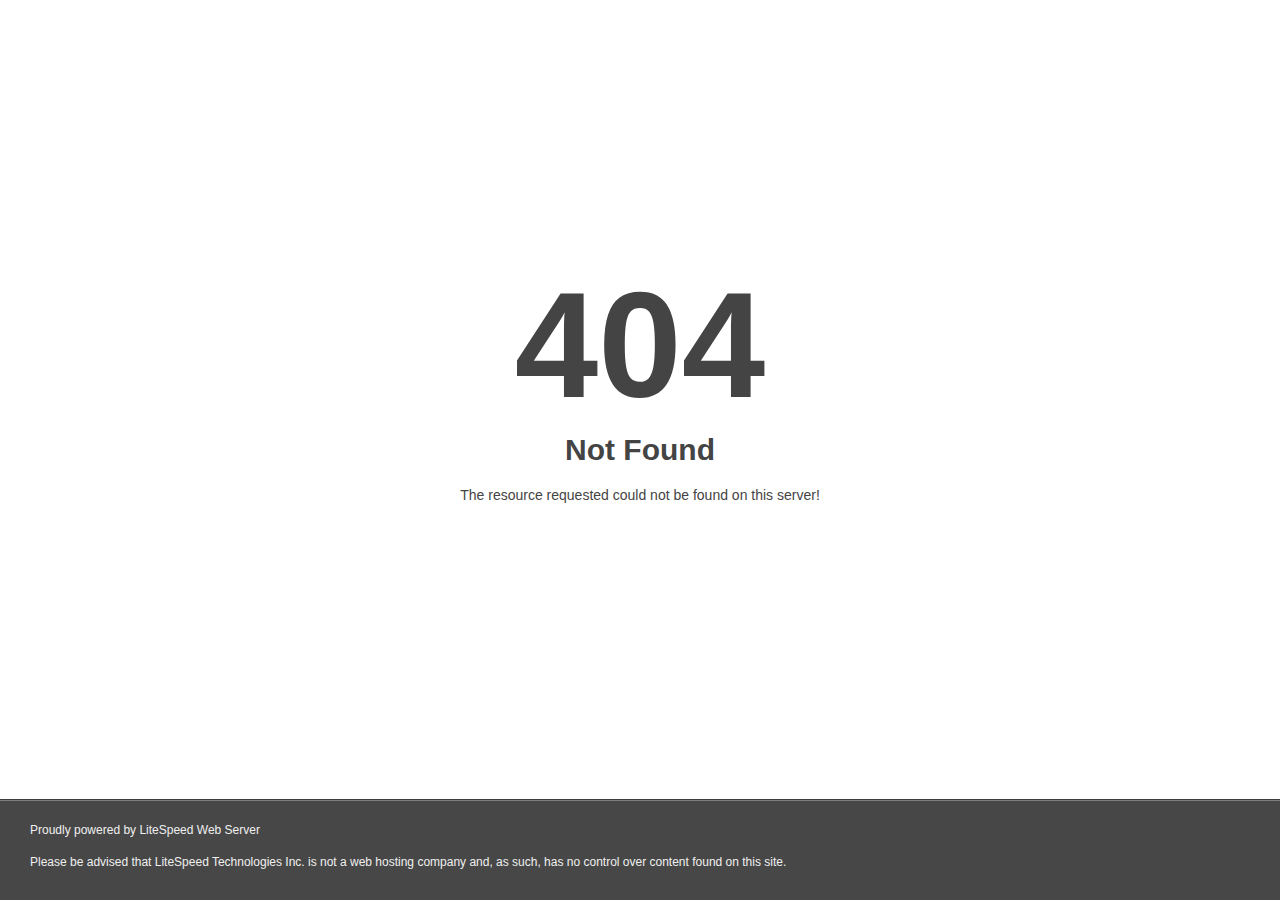
<file: css/owl.video.play.html>
<!DOCTYPE html>
<html style="height:100%">
<head>
<meta name="viewport" content="width=device-width, initial-scale=1, shrink-to-fit=no" />
<title> 404 Not Found
</title><style>@media (prefers-color-scheme:dark){body{background-color:#000!important}}</style></head>
<body style="color: #444; margin:0;font: normal 14px/20px Arial, Helvetica, sans-serif; height:100%; background-color: #fff;">
<div style="height:auto; min-height:100%; "> <div style="text-align: center; width:800px; margin-left: -400px; position:absolute; top: 30%; left:50%;">
<h1 style="margin:0; font-size:150px; line-height:150px; font-weight:bold;">404</h1>
<h2 style="margin-top:20px;font-size: 30px;">Not Found
</h2>
<p>The resource requested could not be found on this server!</p>
</div></div><div style="color:#f0f0f0; font-size:12px;margin:auto;padding:0px 30px 0px 30px;position:relative;clear:both;height:100px;margin-top:-101px;background-color:#474747;border-top: 1px solid rgba(0,0,0,0.15);box-shadow: 0 1px 0 rgba(255, 255, 255, 0.3) inset;">
<br>Proudly powered by LiteSpeed Web Server<p>Please be advised that LiteSpeed Technologies Inc. is not a web hosting company and, as such, has no control over content found on this site.</p></div></body></html>
</file>
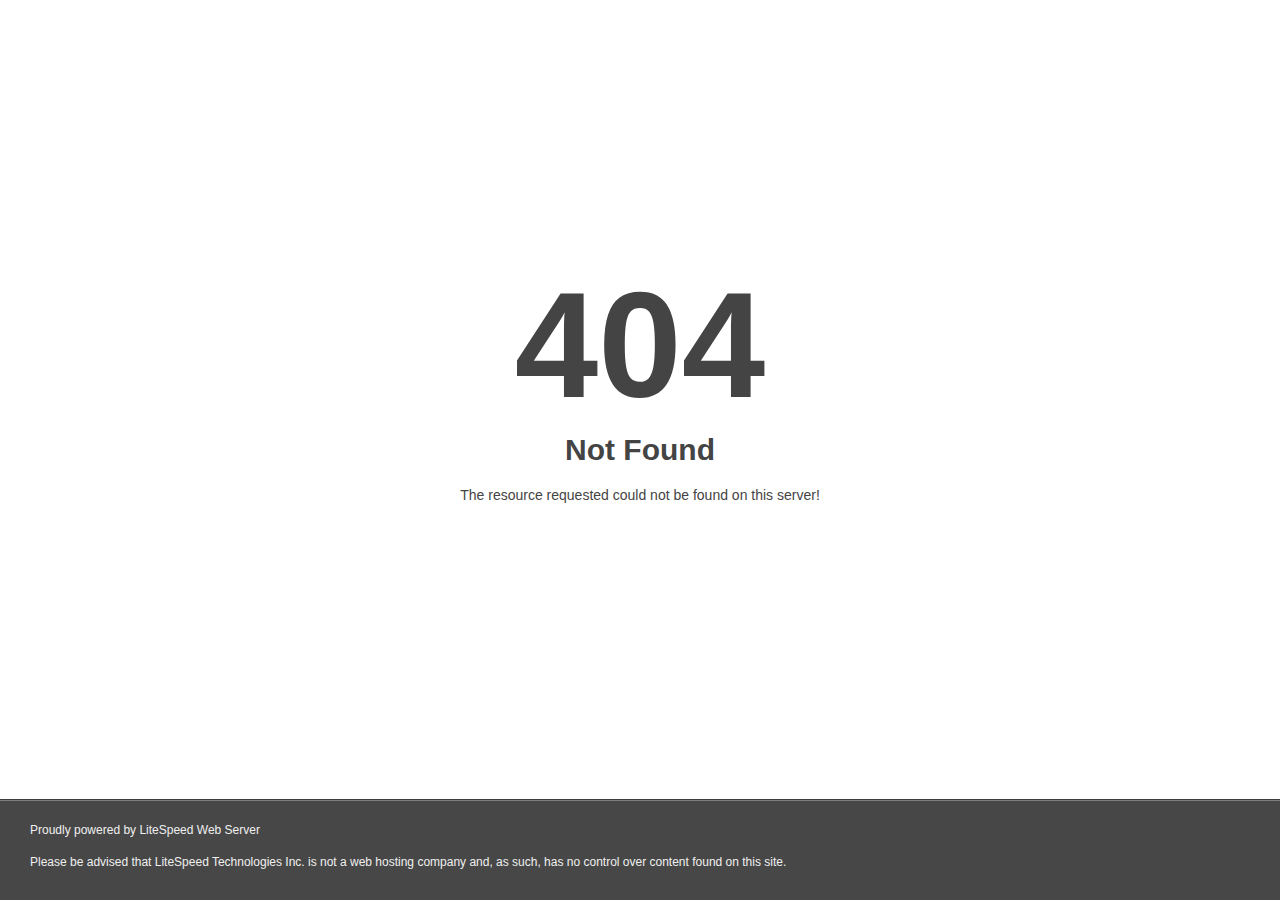
<file: js/swiper.min.html>
<!DOCTYPE html>
<html style="height:100%">
<head>
<meta name="viewport" content="width=device-width, initial-scale=1, shrink-to-fit=no" />
<title> 404 Not Found
</title><style>@media (prefers-color-scheme:dark){body{background-color:#000!important}}</style></head>
<body style="color: #444; margin:0;font: normal 14px/20px Arial, Helvetica, sans-serif; height:100%; background-color: #fff;">
<div style="height:auto; min-height:100%; ">     <div style="text-align: center; width:800px; margin-left: -400px; position:absolute; top: 30%; left:50%;">
        <h1 style="margin:0; font-size:150px; line-height:150px; font-weight:bold;">404</h1>
<h2 style="margin-top:20px;font-size: 30px;">Not Found
</h2>
<p>The resource requested could not be found on this server!</p>
</div></div><div style="color:#f0f0f0; font-size:12px;margin:auto;padding:0px 30px 0px 30px;position:relative;clear:both;height:100px;margin-top:-101px;background-color:#474747;border-top: 1px solid rgba(0,0,0,0.15);box-shadow: 0 1px 0 rgba(255, 255, 255, 0.3) inset;">
<br>Proudly powered by LiteSpeed Web Server<p>Please be advised that LiteSpeed Technologies Inc. is not a web hosting company and, as such, has no control over content found on this site.</p></div></body></html>
</file>
<file: admin/assets/plugins/simplebar/css/simplebar.css>
[data-simplebar]{position:relative;flex-direction:column;flex-wrap:wrap;justify-content:flex-start;align-content:flex-start;align-items:flex-start}.simplebar-wrapper{overflow:hidden;width:inherit;height:inherit;max-width:inherit;max-height:inherit}.simplebar-mask{direction:inherit;position:absolute;overflow:hidden;padding:0;margin:0;left:0;top:0;bottom:0;right:0;width:auto!important;height:auto!important;z-index:0}.simplebar-offset{direction:inherit!important;box-sizing:inherit!important;resize:none!important;position:absolute;top:0;left:0;bottom:0;right:0;padding:0;margin:0;-webkit-overflow-scrolling:touch}.simplebar-content-wrapper{direction:inherit;box-sizing:border-box!important;position:relative;display:block;height:100%;width:auto;visibility:visible;max-width:100%;max-height:100%;scrollbar-width:none;-ms-overflow-style:none}.simplebar-content-wrapper::-webkit-scrollbar,.simplebar-hide-scrollbar::-webkit-scrollbar{width:0;height:0}.simplebar-content:after,.simplebar-content:before{content:' ';display:table}.simplebar-placeholder{max-height:100%;max-width:100%;width:100%;pointer-events:none}.simplebar-height-auto-observer-wrapper{box-sizing:inherit!important;height:100%;width:100%;max-width:1px;position:relative;float:left;max-height:1px;overflow:hidden;z-index:-1;padding:0;margin:0;pointer-events:none;flex-grow:inherit;flex-shrink:0;flex-basis:0}.simplebar-height-auto-observer{box-sizing:inherit;display:block;opacity:0;position:absolute;top:0;left:0;height:1000%;width:1000%;min-height:1px;min-width:1px;overflow:hidden;pointer-events:none;z-index:-1}.simplebar-track{z-index:1;position:absolute;right:0;bottom:0;pointer-events:none;overflow:hidden}[data-simplebar].simplebar-dragging .simplebar-content{pointer-events:none;user-select:none;-webkit-user-select:none}[data-simplebar].simplebar-dragging .simplebar-track{pointer-events:all}.simplebar-scrollbar{position:absolute;left:0;right:0;top:60px;min-height:10px}.simplebar-scrollbar:before{position:absolute;content:'';background:#000;border-radius:7px;left:2px;right:2px;opacity:0;transition:opacity .2s linear}.simplebar-scrollbar.simplebar-visible:before{opacity:.5;transition:opacity 0s linear}.simplebar-track.simplebar-vertical{top:0;width:11px}.simplebar-track.simplebar-vertical .simplebar-scrollbar:before{top:2px;bottom:2px}.simplebar-track.simplebar-horizontal{left:0;height:11px}.simplebar-track.simplebar-horizontal .simplebar-scrollbar:before{height:100%;left:2px;right:2px}.simplebar-track.simplebar-horizontal .simplebar-scrollbar{right:auto;left:0;top:2px;height:7px;min-height:0;min-width:10px;width:auto}[data-simplebar-direction=rtl] .simplebar-track.simplebar-vertical{right:auto;left:0}.hs-dummy-scrollbar-size{direction:rtl;position:fixed;opacity:0;visibility:hidden;height:500px;width:500px;overflow-y:hidden;overflow-x:scroll}.simplebar-hide-scrollbar{position:fixed;left:0;visibility:hidden;overflow-y:scroll;scrollbar-width:none;-ms-overflow-style:none}
</file>
<file: admin/assets/plugins/fancy-file-uploader/fancy_fileupload.css>
.ff_fileupload_hidden {
	display: none;
}
.ff_fileupload_wrap .ff_fileupload_dropzone_wrap {
	position: relative;
}
.ff_fileupload_wrap .ff_fileupload_dropzone {
	display: block;
	width: 100%;
	height: 200px;
	box-sizing: border-box;
	border: 2px dashed #008cff;
	border-radius: 3px;
	padding: 0;
	background-color: rgb(255 255 255 / 0.12);
	background-image: url('fancy_upload.png');
	background-repeat: no-repeat;
	background-position: center center;
	opacity: 0.85;
	cursor: pointer;
	outline: none;
}
.ff_fileupload_wrap .ff_fileupload_dropzone::-moz-focus-inner {
	border: 0;
}
.ff_fileupload_wrap .ff_fileupload_dropzone:hover, .ff_fileupload_wrap .ff_fileupload_dropzone:focus, .ff_fileupload_wrap .ff_fileupload_dropzone:active {
	opacity: 1;
	background-color: rgb(255 255 255 / 0.18);
	border-color: #157EFB;
}
.ff_fileupload_wrap .ff_fileupload_dropzone_tools {
	position: absolute;
	right: 10px;
	top: 0;
}
.ff_fileupload_wrap .ff_fileupload_dropzone_tool {
	display: block;
	margin-top: 10px;
	width: 40px;
	height: 40px;
	box-sizing: border-box;
	border: 1px solid #A2B4CA;
	border-radius: 3px;
	padding: 0;
	background-color: #FDFDFD;
	background-repeat: no-repeat;
	background-position: center center;
	opacity: 0.85;
	cursor: pointer;
	outline: none;
}
.ff_fileupload_wrap .ff_fileupload_dropzone_tool::-moz-focus-inner {
	border: 0;
}
.ff_fileupload_wrap .ff_fileupload_dropzone_tool:hover, .ff_fileupload_wrap .ff_fileupload_dropzone_tool:focus, .ff_fileupload_wrap .ff_fileupload_dropzone_tool:active {
	opacity: 1;
	background-color: #FFFFFF;
	border-color: #157EFB;
}
.ff_fileupload_wrap .ff_fileupload_recordaudio {
	background-image: url('fancy_microphone.png');
}
.ff_fileupload_wrap .ff_fileupload_recordvideo {
	background-image: url('fancy_webcam.png');
}
.ff_fileupload_wrap .ff_fileupload_recordvideo_preview {
	position: absolute;
	display: block;
	right: 60px;
	top: 10px;
	width: 320px;
	max-width: calc(100% - 70px);
	height: calc(100% - 20px);
	background-color: #222222;
}
.ff_fileupload_wrap .ff_fileupload_recordvideo_preview.ff_fileupload_hidden {
	display: none;
}
@keyframes ff_fileupload_recording_animate {
	from {
		border-color: #EF1F1F;
	}
	to {
		border-color: #C9A1A1;
	}
}
.ff_fileupload_wrap .ff_fileupload_recording {
	animation: ff_fileupload_recording_animate 1.2s infinite alternate;
}
.ff_fileupload_wrap table.ff_fileupload_uploads {
	width: 100%;
	border-collapse: collapse !important;
	border: 0 none;
}
.ff_fileupload_wrap table.ff_fileupload_uploads tr, .ff_fileupload_wrap table.ff_fileupload_uploads td {
	margin: 0;
	border: 0 none;
	padding: 0;
}
.ff_fileupload_wrap table.ff_fileupload_uploads td {
	vertical-align: top;
	padding: 1em 0;
	white-space: nowrap;
	line-height: normal;
}
@keyframes ff_fileupload_bounce_animate {
	10%, 90% {
		transform: translateY(-1px);
	}
	20%, 80% {
		transform: translateY(2px);
	}
	30%, 50%, 70% {
		transform: translateY(-3px);
	}
	40%, 60% {
		transform: translateY(3px);
	}
}
.ff_fileupload_wrap table.ff_fileupload_uploads tr.ff_fileupload_bounce {
	animation: ff_fileupload_bounce_animate 0.82s cubic-bezier(.36, .07, .19, .97) both;
	transform: translateY(0);
}
.ff_fileupload_wrap table.ff_fileupload_uploads td.ff_fileupload_preview {
	width: 1px;
}
.ff_fileupload_wrap table.ff_fileupload_uploads td.ff_fileupload_preview .ff_fileupload_preview_image {
	display: block;
	box-sizing: border-box;
	border: 0 none;
	padding: 0;
	background-color: #DDDDDD;
	background-size: cover;
	background-repeat: no-repeat;
	background-position: center center;
	width: 50px;
	height: 50px;
	border-radius: 5px;
	opacity: 0.75;
	text-align: center;
	font-size: 12px;
	font-weight: bold;
	color: #222222;
	overflow: hidden;
	outline: none;
	cursor: default;
}
.ff_fileupload_wrap table.ff_fileupload_uploads td.ff_fileupload_preview .ff_fileupload_preview_image::-moz-focus-inner {
	border: 0;
}
.ff_fileupload_wrap table.ff_fileupload_uploads td.ff_fileupload_preview .ff_fileupload_preview_image_has_preview {
	cursor: pointer;
}
.ff_fileupload_wrap table.ff_fileupload_uploads td.ff_fileupload_preview .ff_fileupload_preview_image:hover, .ff_fileupload_wrap table.ff_fileupload_uploads td.ff_fileupload_preview .ff_fileupload_preview_image:focus, .ff_fileupload_wrap table.ff_fileupload_uploads td.ff_fileupload_preview .ff_fileupload_preview_image:active {
	opacity: 1;
}
.ff_fileupload_wrap table.ff_fileupload_uploads td.ff_fileupload_preview .ff_fileupload_preview_text {
	display: block;
	margin: 0 auto;
	width: 70%;
	overflow: hidden;
}
.ff_fileupload_wrap table.ff_fileupload_uploads td.ff_fileupload_actions button {
	display: inline-block;
	vertical-align: top;
	width: 26px;
	height: 26px;
	box-sizing: border-box;
	border: 1px solid #A2B4CA;
	border-radius: 3px;
	padding: 0;
	background-color: #FCFCFC;
	background-repeat: no-repeat;
	background-position: center center;
	opacity: 0.85;
	cursor: pointer;
	outline: none;
}
.ff_fileupload_wrap table.ff_fileupload_uploads td.ff_fileupload_actions button::-moz-focus-inner {
	border: 0;
}
.ff_fileupload_wrap table.ff_fileupload_uploads td.ff_fileupload_actions button:hover, .ff_fileupload_wrap table.ff_fileupload_uploads td.ff_fileupload_actions button:focus, .ff_fileupload_wrap table.ff_fileupload_uploads td.ff_fileupload_actions button:active {
	opacity: 1;
	background-color: #FDFDFD;
	border-color: #157EFB;
}
.ff_fileupload_wrap table.ff_fileupload_uploads td.ff_fileupload_actions button.ff_fileupload_start_upload {
	margin-right: 0.5em;
}
.ff_fileupload_wrap table.ff_fileupload_uploads td.ff_fileupload_preview .ff_fileupload_actions_mobile {
	display: none;
}
.ff_fileupload_wrap table.ff_fileupload_uploads td.ff_fileupload_preview .ff_fileupload_actions_mobile button {
	display: block;
	margin-top: 0.3em;
	width: 100%;
	height: 28px;
	box-sizing: border-box;
	border: 1px solid #A2B4CA;
	border-radius: 3px;
	padding: 0;
	background-color: #FCFCFC;
	background-repeat: no-repeat;
	background-position: center center;
	opacity: 0.85;
	cursor: pointer;
	outline: none;
}
.ff_fileupload_wrap table.ff_fileupload_uploads td.ff_fileupload_preview .ff_fileupload_actions_mobile button::-moz-focus-inner {
	border: 0;
}
.ff_fileupload_wrap table.ff_fileupload_uploads td.ff_fileupload_preview .ff_fileupload_actions_mobile button:hover, .ff_fileupload_wrap table.ff_fileupload_uploads td.ff_fileupload_preview .ff_fileupload_actions_mobile button:focus, .ff_fileupload_wrap table.ff_fileupload_uploads td.ff_fileupload_preview .ff_fileupload_actions_mobile button:active {
	opacity: 1;
	background-color: #FDFDFD;
	border-color: #157EFB;
}
.ff_fileupload_wrap table.ff_fileupload_uploads button.ff_fileupload_start_upload {
	background-image: url('fancy_okay.png');
}
.ff_fileupload_wrap table.ff_fileupload_uploads button.ff_fileupload_remove_file {
	background-image: url('fancy_remove.png');
}
/* Colored buttons based on file extension for non-images. */

.ff_fileupload_wrap table.ff_fileupload_uploads td.ff_fileupload_preview .ff_fileupload_preview_text_with_color {
	color: #FFFFFF;
}
.ff_fileupload_wrap table.ff_fileupload_uploads td.ff_fileupload_preview .ff_fileupload_preview_text_a {
	background-color: #F03C3C;
}
.ff_fileupload_wrap table.ff_fileupload_uploads td.ff_fileupload_preview .ff_fileupload_preview_text_b {
	background-color: #F05A3C;
}
.ff_fileupload_wrap table.ff_fileupload_uploads td.ff_fileupload_preview .ff_fileupload_preview_text_c {
	background-color: #F0783C;
}
.ff_fileupload_wrap table.ff_fileupload_uploads td.ff_fileupload_preview .ff_fileupload_preview_text_d {
	background-color: #F0963C;
}
.ff_fileupload_wrap table.ff_fileupload_uploads td.ff_fileupload_preview .ff_fileupload_preview_text_e {
	background-color: #E0862B;
}
.ff_fileupload_wrap table.ff_fileupload_uploads td.ff_fileupload_preview .ff_fileupload_preview_text_f {
	background-color: #DCA12B;
}
.ff_fileupload_wrap table.ff_fileupload_uploads td.ff_fileupload_preview .ff_fileupload_preview_text_g {
	background-color: #C7AB1E;
}
.ff_fileupload_wrap table.ff_fileupload_uploads td.ff_fileupload_preview .ff_fileupload_preview_text_h {
	background-color: #C7C71E;
}
.ff_fileupload_wrap table.ff_fileupload_uploads td.ff_fileupload_preview .ff_fileupload_preview_text_i {
	background-color: #ABC71E;
}
.ff_fileupload_wrap table.ff_fileupload_uploads td.ff_fileupload_preview .ff_fileupload_preview_text_j {
	background-color: #8FC71E;
}
.ff_fileupload_wrap table.ff_fileupload_uploads td.ff_fileupload_preview .ff_fileupload_preview_text_k {
	background-color: #72C71E;
}
.ff_fileupload_wrap table.ff_fileupload_uploads td.ff_fileupload_preview .ff_fileupload_preview_text_l {
	background-color: #56C71E;
}
.ff_fileupload_wrap table.ff_fileupload_uploads td.ff_fileupload_preview .ff_fileupload_preview_text_m {
	background-color: #3AC71E;
}
.ff_fileupload_wrap table.ff_fileupload_uploads td.ff_fileupload_preview .ff_fileupload_preview_text_n {
	background-color: #1EC71E;
}
.ff_fileupload_wrap table.ff_fileupload_uploads td.ff_fileupload_preview .ff_fileupload_preview_text_o {
	background-color: #1EC73A;
}
.ff_fileupload_wrap table.ff_fileupload_uploads td.ff_fileupload_preview .ff_fileupload_preview_text_p {
	background-color: #1EC756;
}
.ff_fileupload_wrap table.ff_fileupload_uploads td.ff_fileupload_preview .ff_fileupload_preview_text_q {
	background-color: #1EC78F;
}
.ff_fileupload_wrap table.ff_fileupload_uploads td.ff_fileupload_preview .ff_fileupload_preview_text_r {
	background-color: #1EC7AB;
}
.ff_fileupload_wrap table.ff_fileupload_uploads td.ff_fileupload_preview .ff_fileupload_preview_text_s {
	background-color: #1EC7C7;
}
.ff_fileupload_wrap table.ff_fileupload_uploads td.ff_fileupload_preview .ff_fileupload_preview_text_t {
	background-color: #1EABC7;
}
.ff_fileupload_wrap table.ff_fileupload_uploads td.ff_fileupload_preview .ff_fileupload_preview_text_u {
	background-color: #1E8FC7;
}
.ff_fileupload_wrap table.ff_fileupload_uploads td.ff_fileupload_preview .ff_fileupload_preview_text_v {
	background-color: #1E72C7;
}
.ff_fileupload_wrap table.ff_fileupload_uploads td.ff_fileupload_preview .ff_fileupload_preview_text_w {
	background-color: #3C78F0;
}
.ff_fileupload_wrap table.ff_fileupload_uploads td.ff_fileupload_preview .ff_fileupload_preview_text_x {
	background-color: #3C5AF0;
}
.ff_fileupload_wrap table.ff_fileupload_uploads td.ff_fileupload_preview .ff_fileupload_preview_text_y {
	background-color: #3C3CF0;
}
.ff_fileupload_wrap table.ff_fileupload_uploads td.ff_fileupload_preview .ff_fileupload_preview_text_z {
	background-color: #5A3CF0;
}
.ff_fileupload_wrap table.ff_fileupload_uploads td.ff_fileupload_preview .ff_fileupload_preview_text_0 {
	background-color: #783CF0;
}
.ff_fileupload_wrap table.ff_fileupload_uploads td.ff_fileupload_preview .ff_fileupload_preview_text_1 {
	background-color: #963CF0;
}
.ff_fileupload_wrap table.ff_fileupload_uploads td.ff_fileupload_preview .ff_fileupload_preview_text_2 {
	background-color: #B43CF0;
}
.ff_fileupload_wrap table.ff_fileupload_uploads td.ff_fileupload_preview .ff_fileupload_preview_text_3 {
	background-color: #D23CF0;
}
.ff_fileupload_wrap table.ff_fileupload_uploads td.ff_fileupload_preview .ff_fileupload_preview_text_4 {
	background-color: #F03CF0;
}
.ff_fileupload_wrap table.ff_fileupload_uploads td.ff_fileupload_preview .ff_fileupload_preview_text_5 {
	background-color: #F03CD2;
}
.ff_fileupload_wrap table.ff_fileupload_uploads td.ff_fileupload_preview .ff_fileupload_preview_text_6 {
	background-color: #F03CB4;
}
.ff_fileupload_wrap table.ff_fileupload_uploads td.ff_fileupload_preview .ff_fileupload_preview_text_7 {
	background-color: #F03C96;
}
.ff_fileupload_wrap table.ff_fileupload_uploads td.ff_fileupload_preview .ff_fileupload_preview_text_8 {
	background-color: #F03C78;
}
.ff_fileupload_wrap table.ff_fileupload_uploads td.ff_fileupload_preview .ff_fileupload_preview_text_9 {
	background-color: #F03C5A;
}
.ff_fileupload_wrap table.ff_fileupload_uploads td.ff_fileupload_summary {
	padding: 1em;
	font-size: 0.9em;
	white-space: normal;
}
.ff_fileupload_wrap table.ff_fileupload_uploads td.ff_fileupload_summary .ff_fileupload_filename {
	width: 100%;
	font-weight: bold;
	white-space: nowrap;
	overflow: hidden;
	text-overflow: ellipsis;
}
.ff_fileupload_wrap table.ff_fileupload_uploads td.ff_fileupload_summary .ff_fileupload_filename input {
	box-sizing: border-box;
	width: 100%;
	padding: 0.3em;
	margin-bottom: 0.1em;
	font-size: 1.0em;
	font-weight: normal;
	line-height: normal;
	border: 1px solid #BBBBBB;
	border-radius: 0;
	box-shadow: none;
}
.ff_fileupload_wrap table.ff_fileupload_uploads td.ff_fileupload_summary .ff_fileupload_filename input:focus, .ff_fileupload_wrap table.ff_fileupload_uploads td.ff_fileupload_summary .ff_fileupload_filename input:hover {
	border: 1px solid #888888;
}
.ff_fileupload_wrap table.ff_fileupload_uploads td.ff_fileupload_summary .ff_fileupload_errors {
	color: #A94442;
	font-weight: bold;
}
.ff_fileupload_wrap table.ff_fileupload_uploads td.ff_fileupload_summary .ff_fileupload_progress_background {
	margin-top: 0.5em;
	background-color: #CCCCCC;
	height: 2px;
}
.ff_fileupload_wrap table.ff_fileupload_uploads td.ff_fileupload_summary .ff_fileupload_progress_bar {
	background-color: #157EFB;
	width: 0;
	height: 2px;
}
.ff_fileupload_wrap table.ff_fileupload_uploads td.ff_fileupload_actions {
	width: 1px;
	text-align: right;
}
@media (max-width: 420px) {
	.ff_fileupload_wrap table.ff_fileupload_uploads td.ff_fileupload_preview .ff_fileupload_preview_image {
		width: 36px;
		height: 36px;
		font-size: 11px;
	}
	.ff_fileupload_wrap table.ff_fileupload_uploads td.ff_fileupload_summary {
		padding-right: 0;
	}
	.ff_fileupload_wrap table.ff_fileupload_uploads td.ff_fileupload_actions {
		display: none;
	}
	.ff_fileupload_wrap table.ff_fileupload_uploads td.ff_fileupload_preview .ff_fileupload_actions_mobile {
		display: block;
	}
}
.ff_fileupload_dialog_background {
	position: fixed;
	top: 0;
	left: 0;
	width: 100%;
	height: 100%;
	background-color: rgba(0, 0, 0, 0.85);
	z-index: 10000;
}
.ff_fileupload_dialog_main {
	position: absolute;
	top: 10%;
	left: 10%;
	width: 80%;
	height: 80%;
	text-align: center;
}
.ff_fileupload_dialog_main img {
	position: relative;
	top: 50%;
	transform: perspective(1px) translateY(-50%);
	max-width: 100%;
	max-height: 100%;
}
.ff_fileupload_dialog_main audio {
	position: relative;
	top: 50%;
	transform: perspective(1px) translateY(-50%);
	width: 100%;
}
.ff_fileupload_dialog_main video {
	position: relative;
	top: 50%;
	transform: perspective(1px) translateY(-50%);
	max-width: 100%;
	max-height: 100%;
}
</file>
<file: admin/assets/plugins/perfect-scrollbar/css/perfect-scrollbar.css>
.ps{overflow:hidden!important;overflow-anchor:none;-ms-overflow-style:none;touch-action:auto;-ms-touch-action:auto}.ps__rail-x{display:none;opacity:0;transition:background-color .2s linear,opacity .2s linear;-webkit-transition:background-color .2s linear,opacity .2s linear;height:15px;bottom:0;position:absolute}.ps__rail-y{display:none;opacity:0;transition:background-color .2s linear,opacity .2s linear;-webkit-transition:background-color .2s linear,opacity .2s linear;width:15px;right:0;position:absolute}.ps--active-x>.ps__rail-x,.ps--active-y>.ps__rail-y{display:block;background-color:transparent}.ps--focus>.ps__rail-x,.ps--focus>.ps__rail-y,.ps--scrolling-x>.ps__rail-x,.ps--scrolling-y>.ps__rail-y,.ps:hover>.ps__rail-x,.ps:hover>.ps__rail-y{opacity:.6}.ps .ps__rail-x.ps--clicking,.ps .ps__rail-x:focus,.ps .ps__rail-x:hover,.ps .ps__rail-y.ps--clicking,.ps .ps__rail-y:focus,.ps .ps__rail-y:hover{background-color:#eee;opacity:.9}.ps__thumb-x{background-color:#aaa;border-radius:6px;transition:background-color .2s linear,height .2s ease-in-out;-webkit-transition:background-color .2s linear,height .2s ease-in-out;height:6px;bottom:2px;position:absolute}.ps__thumb-y{background-color:#aaa;border-radius:6px;transition:background-color .2s linear,width .2s ease-in-out;-webkit-transition:background-color .2s linear,width .2s ease-in-out;width:6px;right:2px;position:absolute}.ps__rail-x.ps--clicking .ps__thumb-x,.ps__rail-x:focus>.ps__thumb-x,.ps__rail-x:hover>.ps__thumb-x{background-color:#999;height:11px}.ps__rail-y.ps--clicking .ps__thumb-y,.ps__rail-y:focus>.ps__thumb-y,.ps__rail-y:hover>.ps__thumb-y{background-color:#999;width:11px}@supports (-ms-overflow-style:none){.ps{overflow:auto!important}}@media screen and (-ms-high-contrast:active),(-ms-high-contrast:none){.ps{overflow:auto!important}}
</file>
<file: admin/assets/css/app.css>
/*

Template Name: Dashrock Admin

Author: codervent

File: app.css

*/



body {

	font-size: 14px;

	color: #4c5258;

	letter-spacing: .5px;

	background: #f7f7ff;

	overflow-x: hidden;

	font-family: Roboto, sans-serif

}



a {

	text-decoration: none

}



.wrapper {

	width: 100%;

	position: relative

}



.sidebar-wrapper {

	width: 250px;

	height: 100%;

	position: fixed;

	top: 0;

	bottom: 0;

	left: 0;

	background: #fff;

	border-right: 0 solid #e4e4e4;

	z-index: 11;

	box-shadow: 0 2px 6px 0 rgb(218 218 253 / 65%), 0 2px 6px 0 rgb(206 206 238 / 54%)!important;

	transition: all .2s ease-out

}



.sidebar-header {

	width: 250px;

	height: 60px;

	display: flex;

	align-items: center;

	position: fixed;

	top: 0;

	bottom: 0;

	padding: 0 15px;

	z-index: 5;

	background: #fff;

	background-clip: padding-box;

	border-bottom: 1px solid #e4e4e4

}



.logo-icon {

	width: 30px

}



.logo-text {

	font-size: 22px;

	margin-left: 10px;

	margin-bottom: 0;

	letter-spacing: 1px;

	color: #008cff;

}



.toggle-icon {

	font-size: 22px;

	cursor: pointer;

	color: #008cff

}



.topbar {

	position: fixed;

	top: 0;

	left: 250px;

	right: 0;

	height: 60px;

	background: #fff;

	border-bottom: 1px solid rgb(228 228 228 / 0%);

	z-index: 10;

	-webkit-box-shadow: 0 2px 6px 0 rgb(218 218 253 / 65%), 0 0px 6px 0 rgb(206 206 238 / 54%);

    box-shadow: 0 2px 6px 0 rgb(218 218 253 / 65%), 0 0px 6px 0 rgb(206 206 238 / 54%);

}



.topbar .navbar {

	width: 100%;

	height: 60px;

	padding-left: 1.5rem;

    padding-right: 1.5rem;

}



.page-wrapper {

	height: 100%;

	margin-top: 60px;

	margin-bottom: 30px;

	margin-left: 250px

}



.page-content {

	padding: 1.5rem 1.5rem 0.7rem 1.5rem

}



.page-footer {

	background: #fff;

	left: 250px;

	right: 0;

	bottom: 0;

	position: fixed;

	text-align: center;

	padding: 7px;

	font-size: 14px;

	border-top: 1px solid #e4e4e4;

	z-index: 3

}



.wrapper.toggled .topbar {

	left: 70px

}



.wrapper.toggled .page-wrapper {

	margin-left: 70px

}



.wrapper.toggled .page-footer {

	left: 70px

}



.sidebar-wrapper ul {

	padding: 0;

	margin: 0;

	list-style: none;

	background: 0 0

}



.sidebar-wrapper .metismenu {

	background: 0 0;

	display: -webkit-box;

	display: -ms-flexbox;

	display: flex;

	padding: 10px;

	margin-top: 60px;

	-webkit-box-orient: vertical;

	-webkit-box-direction: normal;

	-ms-flex-direction: column;

	flex-direction: column

}



.sidebar-wrapper .metismenu li+li {

	margin-top: 5px

}



.sidebar-wrapper .metismenu li:first-child {

	margin-top: 5px

}



.sidebar-wrapper .metismenu li:last-child {

	margin-bottom: 5px

}



.sidebar-wrapper .metismenu>li {

	display: -webkit-box;

	display: -ms-flexbox;

	display: flex;

	-webkit-box-orient: vertical;

	-webkit-box-direction: normal;

	-ms-flex-direction: column;

	flex-direction: column;

	position: relative

}



.sidebar-wrapper .metismenu a {

	position: relative;

	display: flex;

	align-items: center;

	justify-content: left;

	padding: 6px 16px;

	font-size: 15px;

	color: #5f5f5f;

	outline-width: 0;

	text-overflow: ellipsis;

	overflow: hidden;

	letter-spacing: .5px;

	border-radius: 0.25rem;

	transition: all .3s ease-out

}



.sidebar-wrapper .metismenu a .parent-icon {

	font-size: 24px;

	line-height: 1

}



.sidebar-wrapper .metismenu a .menu-title {

	margin-left: 10px

}



.sidebar-wrapper .metismenu ul a {

	padding: 6px 15px 6px 20px;

	font-size: 15px;

	border: 0

}



.sidebar-wrapper .metismenu ul a i {

	margin-right: 14px;

}



.sidebar-wrapper .metismenu ul {

	background: #fff

}



.sidebar-wrapper .metismenu ul ul a {

	padding: 8px 15px 8px 30px

}



.sidebar-wrapper .metismenu ul ul ul a {

	padding: 8px 15px 8px 45px

}



.sidebar-wrapper .metismenu .mm-active>a,

.sidebar-wrapper .metismenu a:active,

.sidebar-wrapper .metismenu a:focus,

.sidebar-wrapper .metismenu a:hover {

	color: #008cff;

    text-decoration: none;

    background-color: rgb(0 140 255 / 5%);

}



.menu-label {

	padding: 20px 15px 5px 5px;

	color: #b0afaf;

	text-transform: uppercase;

	font-size: 12px;

	letter-spacing: .5px

}



.metismenu .has-arrow:after {

	position: absolute;

	content: "";

	width: .5em;

	height: .5em;

	border-style: solid;

	border-width: 1.2px 0 0 1.2px;

	border-color: initial;

	right: 15px;

	transform: rotate(-45deg) translateY(-50%);

	transform-origin: top;

	top: 50%;

	transition: all .3s ease-out

}



@media screen and (min-width:1025px) {

	.wrapper.toggled:not(.sidebar-hovered) .sidebar-wrapper .sidebar-header .logo-text {

		display: none

	}

	.wrapper.toggled:not(.sidebar-hovered) .sidebar-wrapper {

		width: 70px

	}

	.wrapper.toggled:not(.sidebar-hovered) .sidebar-wrapper .sidebar-header {

		width: 70px

	}

	.wrapper.toggled:not(.sidebar-hovered) .sidebar-wrapper .sidebar-header .toggle-icon {

		display: none

	}

	.wrapper.toggled:not(.sidebar-hovered) .sidebar-wrapper .sidebar-header {

		justify-content: center

	}

	.wrapper.toggled:not(.sidebar-hovered) .sidebar-wrapper .sidebar-header {

		width: 70px

	}

	.wrapper.toggled:not(.sidebar-hovered) .sidebar-wrapper .metismenu a {

		justify-content: center

	}

	.wrapper.toggled:not(.sidebar-hovered) .sidebar-wrapper .metismenu .menu-title {

		display: none

	}

	.wrapper.toggled:not(.sidebar-hovered) .sidebar-wrapper .metismenu li ul {

		display: none

	}

	.wrapper.toggled:not(.sidebar-hovered) .sidebar-wrapper .metismenu li.menu-label {

		display: none

	}

	.wrapper.toggled:not(.sidebar-hovered) .sidebar-wrapper .metismenu .has-arrow:after {

		display: none

	}

	.email-toggle-btn {

		display: none!important

	}

	.chat-toggle-btn {

		display: none!important

	}

}



.product-show {

	font-size: 18px;

	left: 15px

}





.product-discount {

	width: 2.5rem;

	height: 2.5rem;

	font-size: 14px;

	background-color: #fff;

	display: flex;

	align-items: center;

	justify-content: center;

	border-radius: 50%

}



.color-indigator-item {

	width: 1.2rem;

	height: 1.2rem;

	background-color: #e6e0e0;

	border-radius: 50%;

	cursor: pointer

}



.product-grid .card {

	-webkit-transition: all .2s;

	-o-transition: all .2s;

	transition: all .2s

}



@media (min-width:992px) {

	.product-grid .card:hover {

		margin-top: -.25rem;

		margin-bottom: .25rem;

		-webkit-box-shadow: 0 .5rem 1rem 0 rgba(0, 0, 0, .3);

		box-shadow: 0 .5rem 1rem 0 rgba(0, 0, 0, .3)

	}

}



.back-to-top {

	display: none;

	width: 40px;

	height: 40px;

	line-height: 40px;

	text-align: center;

	font-size: 26px;

	color: #fff;

	position: fixed;

	border-radius: 10px;

	bottom: 20px;

	right: 12px;

	background-color: #008cff;

	z-index: 5

}



.back-to-top:hover {

	color: #fff;

	background-color: #000;

	transition: all .5s

}



.breadcrumb-title {

	font-size: 20px;

	border-right: 1.5px solid #aaa4a4

}



.page-breadcrumb .breadcrumb li.breadcrumb-item {

	font-size: 16px

}



.page-breadcrumb .breadcrumb-item+.breadcrumb-item::before {

	display: inline-block;

	padding-right: .5rem;

	color: #6c757d;

	font-family: LineIcons;

	content: "\ea5c"

}



.icon-badge {

	width: 45px;

	height: 45px;

	background: #f2f2f2;

	display: flex;

	align-items: center;

	justify-content: center;

	border-radius: 50%

}



.widgets-icons {

	width: 50px;

	height: 50px;

	display: flex;

	align-items: center;

	justify-content: center;

	background-color: #ededed;

	font-size: 26px;

	border-radius: 10px

}



.widgets-icons-2 {

	width: 56px;

	height: 56px;

	display: flex;

	align-items: center;

	justify-content: center;

	background-color: #ededed;

	font-size: 27px;

	border-radius: 10px

}


.widgets-icons-3 {

	width: 40px;

	height: 40px;

	display: flex;

	align-items: center;

	justify-content: center;

	background-color: #ededed;

	font-size: 24px;

	border-radius: 10px

}


#geographic-map {

	width: 100%;

	height: 440px

}



#geographic-map-2 {



	width: 100%;



	height: 300px



}



#geographic-map-3 {



	width: 100%;



	height: 350px



}



.product-img {

	width: 60px;

	height: 60px;

	background-color: #fff;

	display: flex;

	align-items: center;

	justify-content: center;

	border-radius: 10px;

	border: 1px solid #e6e6e6

}



.product-img img {

	width: 60px;

	height: 60px;

	padding: 6px

}



.product-img-2 {

	width: 45px;

	height: 45px;

	background-color: #fff;

	display: flex;

	align-items: center;

	justify-content: center;

	border-radius: 10px;

	border: 1px solid #e6e6e6

}



.product-img-2 img {

	width: 45px;

	height: 45px;

	padding: 1px

}



.border-light-2 {

    border-color: rgb(255 255 255 / 12%)!important;

}



.product-list {

	position: relative;

	height: 380px

}



.dashboard-top-countries {

	position: relative;

	height: 360px

}



.customers-list {

	position: relative;

	height: 450px

}



.store-metrics {

    position: relative;

    height: 450px;

}



.product-list-2 {

    position: relative;

    height: 450px;

}



.product-list .row {

	background-color: #f8f9fa;

	-webkit-transition: all .2s;

	-o-transition: all .2s;

	transition: all .2s

}



@media (min-width:992px) {

	.product-list .row:hover {

		background-color: #fff;

		margin-top: -.25rem;

		margin-bottom: .25rem;

		-webkit-box-shadow: 0 .5rem 1rem 0 rgba(0, 0, 0, .2);

		box-shadow: 0 .25rem .5rem 0 rgba(0, 0, 0, .2)

	}

}



.recent-product-img {

	width: 40px;

	height: 40px;

	background-color: #fbfbfb;

	display: flex;

	align-items: center;

	justify-content: center;

	border-radius: 10px;

	border: 1px solid #e6e6e6

}



.recent-product-img img {

	width: 40px;

	height: 40px;

	padding: 6px

}



.theme-icons {

	background-color: #fff

}



.lead-table .table {

	border-collapse: separate;

	border-spacing: 0 10px

}



.fm-menu .list-group a {

	font-size: 16px;

	color: #5f5f5f;

	display: flex;

	align-items: center

}



.fm-menu .list-group a i {

	font-size: 23px

}



.fm-menu .list-group a:hover {

	background: #008cff;

	color: #fff;

	transition: all .2s ease-out

}



.fm-file-box {

	font-size: 25px;

	background: #e9ecef;

	width: 44px;

	height: 44px;

	display: flex;

	align-items: center;

	justify-content: center;

	border-radius: .25rem

}



.fm-icon-box {

	font-size: 32px;

	background: #fff;

	width: 52px;

	height: 52px;

	display: flex;

	align-items: center;

	justify-content: center;

	border-radius: .25rem

}



.user-plus {

	width: 33px;

	height: 33px;

	margin-left: -14px;

	line-height: 33px;

	background: #fff;

	border-radius: 50%;

	text-align: center;

	font-size: 22px;

	cursor: pointer;

	border: 1px dotted #a9b2bb;

	color: #404142

}



.user-groups img {

	margin-left: -14px;

	border: 1px solid #e4e4e4;

	padding: 2px;

	cursor: pointer

}



.contacts-social a {

	font-size: 16px;

	width: 36px;

	height: 36px;

	line-height: 36px;

	background: #fff;

	border: 1px solid #eeecec;

	text-align: center;

	border-radius: 50%;

	color: #2b2a2a

}



.customers-contacts a {

	font-size: 16px;

	width: 34px;

	height: 34px;

	display: flex;

	align-items: center;

	justify-content: center;

	background: #fff;

	border: 1px solid #eeecec;

	text-align: center;

	border-radius: 50%;

	color: #2b2a2a

}



.order-actions a {

	font-size: 18px;

	width: 34px;

	height: 34px;

	display: flex;

	align-items: center;

	justify-content: center;

	background: #f1f1f1;

	border: 1px solid #eeecec;

	text-align: center;

	border-radius: 20%;

	color: #2b2a2a

}





.auth-cover-left {

	display: flex;

	background-color: #f7f7ff;

	min-height: 100vh;

	

}



.auth-cover-right {

	display: flex;

	background-color: #ffffff;

	min-height: 100vh;

}



.auth-img-cover-login {

	-webkit-transform: scaleX(-1);

	transform: scaleX(-1);

}







.error {

    color: #dc3545;

}



form select.error,

form textarea.error,

form input.error,

form input.error:focus,

form textarea.error:focus,

form select.error:focus {

    border-color: #ea5455 !important;

}



.customers-list .customers-list-item {

	-webkit-transition: all .2s;

	-o-transition: all .2s;

	transition: all .2s

}



@media (min-width:992px) {

	.customers-list .customers-list-item:hover {

		background-color: #f8f9fa;

		border-radius: 10px;

		margin-top: -.25rem;

		margin-bottom: .25rem;

		-webkit-box-shadow: 0 .5rem 1rem 0 rgba(0, 0, 0, .2);

		box-shadow: 0 .25rem .5rem 0 rgba(0, 0, 0, .2)

	}

}



.right-15 {

	right: 15px!important

}



.font-13 {

	font-size: 13px

}



.font-14 {

	font-size: 14px

}



.font-18 {

	font-size: 18px

}



.font-20 {

	font-size: 20px

}



.font-22 {

	font-size: 22px

}



.font-24 {

	font-size: 24px

}



.font-30 {

	font-size: 30px

}



.font-35 {

	font-size: 35px

}



.font-50 {

	font-size: 50px

}



.font-60 {

	font-size: 60px

}



.radius-30 {

	border-radius: 30px

}



.radius-10 {

	border-radius: 10px

}



.radius-15 {

	border-radius: 15px

}



.row.row-group>div {

    border-right: 1px solid rgba(0, 0, 0, 0.12);

}



.row.row-group>div:last-child {

    border-right: none;

}



.cursor-pointer {



	cursor: pointer



}



.dash-wrapper {

    margin: -1.5rem -1.5rem -3.5rem -1.5rem;

    padding: 1.5rem 1.5rem 3.5rem 1.5rem;

}



.dash-array-chart-box {

    width: 105px;

    height: 90px;

    position: relative;

    top: -15px;

    right: 30px;

}

.piechart-legend {
    position: absolute;
    top: 50%;
    left: 50%;
    transform: translate(-50%, -50%);
    text-align: center;
}

.chart-container{

	position:relative;

	height:380px;

}


.chart-container-0{

	position:relative;

	height:320px;

}



.chart-container-1{

	position:relative;

	height:260px;

}



.chart-container-2{

	position:relative;

	height:220px;

}



.chart-container-3{

	position:relative;

	height:188px;

}



.chart-container-4{

	position:relative;

	height:162px;

}



.chart-container-5{

	position:relative;

	height:110px;

}



.chart-container-6{

	position:relative;

	height:205px;

}



.chart-container-7{

	position:relative;

	height:60px;

}

 .chart-container-8 {

   position: relative;

   height: 260px;

}

.chart-container-9 {

   position: relative;

   height: 280px;

}

.chart-container-10 {

   position: relative;

   height: 300px;

   top: 20px;

}

.chart-container-11 {

   position: relative;

   height: 280px;

}



.chart-container-12 {

   position: relative;

   height: 160px;

}

.chart-container-13 {

   position: relative;

   height: 240px;

}

.chart-container-14{

  position:relative;

  height:40px;

}



.w_chart {

	position: relative;

	display: inline-block;

	width: 110px !important;

	height: 110px !important;

	text-align: center;

	color: #32393f;

  }



  

  .w_chart canvas {

	position: absolute;

	top: 0;

	left: 0;

	width: 110px !important;

	height: 110px !important;

  }

  .w_percent {

	display: inline-block;

	line-height: 110px !important;

	z-index: 2;
	font-size: 1.3rem;

  }

  .w_percent:after {

	content: '%';

	margin-left: 0.1em;

	font-size: .8em;

  }



.chip {

	display: inline-block;

	height: 32px;

	padding: 0 12px;

	margin-right: 1rem;

	margin-bottom: 1rem;

	font-size: 14px;

	font-weight: 500;

	line-height: 32px;

	color: rgba(0, 0, 0, .7);

	cursor: pointer;

	background-color: #f1f1f1;

	border: 1px solid rgba(0, 0, 0, .15);

	border-radius: 16px;

	-webkit-transition: all .3s linear;

	transition: all .3s linear;

	box-shadow: none

}



.chip img {

	float: left;

	width: 32px;

	height: 32px;

	margin: 0 8px 0 -12px;

	border-radius: 50%

}



.chip .closebtn {

	padding-left: 10px;

	font-weight: 700;

	float: right;

	font-size: 16px;

	cursor: pointer

}



.chip.chip-md {

	height: 42px;

	line-height: 42px;

	border-radius: 21px

}



.chip.chip-md img {

	height: 42px;

	width: 42px

}



#invoice {

	padding: 0

}



.invoice {

	position: relative;

	background-color: #fff;

	min-height: 680px;

	padding: 15px

}



.invoice header {

	padding: 10px 0;

	margin-bottom: 20px;

	border-bottom: 1px solid #008cff

}



.invoice .company-details {

	text-align: right

}



.invoice .company-details .name {

	margin-top: 0;

	margin-bottom: 0

}



.invoice .contacts {

	margin-bottom: 20px

}



.invoice .invoice-to {

	text-align: left

}



.invoice .invoice-to .to {

	margin-top: 0;

	margin-bottom: 0

}



.invoice .invoice-details {

	text-align: right

}



.invoice .invoice-details .invoice-id {

	margin-top: 0;

	color: #008cff

}



.invoice main {

	padding-bottom: 50px

}



.invoice main .thanks {

	margin-top: -100px;

	font-size: 2em;

	margin-bottom: 50px

}



.invoice main .notices {

	padding-left: 6px;

	border-left: 6px solid #008cff;

	background: #e7f2ff;

	padding: 10px

}



.invoice main .notices .notice {

	font-size: 1.2em

}



.invoice table {

	width: 100%;

	border-collapse: collapse;

	border-spacing: 0;

	margin-bottom: 20px

}



.invoice table td,

.invoice table th {

	padding: 15px;

	background: #eee;

	border-bottom: 1px solid #fff

}



.invoice table th {

	white-space: nowrap;

	font-weight: 400;

	font-size: 16px

}



.invoice table td h3 {

	margin: 0;

	font-weight: 400;

	color: #008cff;

	font-size: 1.2em

}



.invoice table .qty,

.invoice table .total,

.invoice table .unit {

	text-align: right;

	font-size: 1.2em

}



.invoice table .no {

	color: #fff;

	font-size: 1.6em;

	background: #008cff

}



.invoice table .unit {

	background: #ddd

}



.invoice table .total {

	background: #008cff;

	color: #fff

}



.invoice table tbody tr:last-child td {

	border: none

}



.invoice table tfoot td {

	background: 0 0;

	border-bottom: none;

	white-space: nowrap;

	text-align: right;

	padding: 10px 20px;

	font-size: 1.2em;

	border-top: 1px solid #aaa

}



.invoice table tfoot tr:first-child td {

	border-top: none

}



.invoice table tfoot tr:last-child td {

	color: #008cff;

	font-size: 1.4em;

	border-top: 1px solid #008cff

}



.invoice table tfoot tr td:first-child {

	border: none

}



.invoice footer {

	width: 100%;

	text-align: center;

	color: #777;

	border-top: 1px solid #aaa;

	padding: 8px 0

}



@media print {

	.invoice {

		font-size: 11px!important;

		overflow: hidden!important

	}

	.invoice footer {

		position: absolute;

		bottom: 10px;

		page-break-after: always

	}

	.invoice>div:last-child {

		page-break-before: always

	}

}



.main-row {

	height: 100vh

}



.main-col {

	max-width: 500px;

	min-height: 300px

}



.todo-done {

	text-decoration: line-through

}



.chat-wrapper {

	width: auto;

	height: 600px;

	border-radius: .25rem;

	position: relative;

	background: #fff;

	box-shadow: 0 .1rem .7rem rgba(0, 0, 0, .1)

}



.chat-sidebar {

	width: 340px;

	height: 100%;

	position: absolute;

	background: #fff;

	left: 0;

	top: 0;

	bottom: 0;

	z-index: 2;

	overflow: hidden;

	border-right: 1px solid rgba(0, 0, 0, .125);

	border-top-left-radius: .25rem;

	border-bottom-left-radius: .25rem

}



.chat-sidebar-header {

	width: auto;

	height: auto;

	position: relative;

	background: #fff;

	border-bottom: 1px solid rgba(0, 0, 0, .125);

	border-right: 0 solid rgba(0, 0, 0, .125);

	border-top-left-radius: .25rem;

	padding: 15px

}



.chat-sidebar-content {

	padding: 0

}



.chat-user-online {

	position: relative

}



.chat-sidebar-header .chat-user-online:before {

	content: '';

	position: absolute;

	bottom: 7px;

	left: 40px;

	width: 8px;

	height: 8px;

	border-radius: 50%;

	box-shadow: 0 0 0 2px #fff;

	background: #16e15e

}



.chat-list .chat-user-online:before {

	content: '';

	position: absolute;

	bottom: 7px;

	left: 36px;

	width: 8px;

	height: 8px;

	border-radius: 50%;

	box-shadow: 0 0 0 2px #fff;

	background: #16e15e

}



.chat-content {

	margin-left: 340px;

	padding: 85px 15px 15px 15px

}



.chat-header {

	position: absolute;

	height: 70px;

	left: 340px;

	right: 0;

	top: 0;

	padding: 15px;

	background: #fff;

	border-bottom: 1px solid rgba(0, 0, 0, .125);

	border-top-right-radius: .25rem;

	z-index: 1

}



.chat-footer {

	position: absolute;

	height: 70px;

	left: 340px;

	right: 0;

	bottom: 0;

	padding: 15px;

	background: #f8f9fa;

	border-top: 1px solid rgba(0, 0, 0, .125);

	border-bottom-right-radius: .25rem

}



.chat-footer-menu a {

	display: inline-block;

	width: 40px;

	height: 40px;

	line-height: 40px;

	font-size: 18px;

	color: #6c757d;

	text-align: center;

	border-radius: 50%;

	margin: 3px;

	background-color: #fff;

	border: 1px solid rgb(0 0 0 / 15%)

}



.chat-tab-menu li a.nav-link {

	padding: .3rem .2rem;

	line-height: 1.2;

	color: #4a4b4c

}



.chat-tab-menu .nav-pills .nav-link.active,

.chat-tab-menu .nav-pills .show>.nav-link {

	color: #008cff;

	background-color: rgb(0 123 255 / 0%)

}



.chat-title {

	font-size: 14px;

	color: #272b2f

}



.chat-msg {

	font-size: 13px;

	color: #6c757d

}



.chat-time {

	font-size: 13px;

	color: #6c757d

}



.chat-list {

	position: relative;

	height: 300px

}



.chat-list .list-group-item {

	border: 1px solid rgb(0 0 0 / 0%);

	background-color: transparent

}



.chat-list .list-group-item:hover {

	border: 1px solid rgb(0 0 0 / 0%);

	background-color: rgb(13 110 253 / .12)

}



.chat-list .list-group-item.active {

	background-color: rgb(13 110 253 / .12)

}



.chart-online {

	color: #16e15e

}



.chat-top-header-menu a {

	display: inline-block;

	width: 40px;

	height: 40px;

	line-height: 40px;

	font-size: 18px;

	color: #6c757d;

	text-align: center;

	border-radius: 50%;

	margin: 3px;

	background-color: #fff;

	border: 1px solid rgb(0 0 0 / 15%)

}



.chat-content {

	position: relative;

	width: auto;

	height: 520px

}



.chat-content-leftside .chat-left-msg {

	width: fit-content;

	background-color: #eff2f5;

	padding: .8rem;

	border-radius: 12px;

	max-width: 480px;

	text-align: left;

	border-top-left-radius: 0

}



.chat-content-rightside .chat-right-msg {

	width: fit-content;

	background-color: #dcedff;

	padding: .8rem;

	border-radius: 12px;

	float: right;

	max-width: 480px;

	text-align: left;

	border-bottom-right-radius: 0

}



.chat-toggle-btn {

	width: 40px;

	height: 40px;

	line-height: 40px;

	margin-right: 15px;

	text-align: center;

	font-size: 24px;

	color: #6c757d;

	border-radius: 50%;

	cursor: pointer;

	background-color: #fff;

	border: 1px solid rgb(0 0 0 / 15%)

}



.email-wrapper {

	width: auto;

	height: 600px;

	overflow: hidden;

	border-radius: .25rem;

	position: relative;

	background: #fff;

	box-shadow: 0 .1rem .7rem rgba(0, 0, 0, .1)

}



.email-sidebar {

	width: 250px;

	height: 100%;

	position: absolute;

	background: #fff;

	left: 0;

	top: 0;

	bottom: 0;

	z-index: 2;

	overflow: hidden;

	border-right: 1px solid rgba(0, 0, 0, .125);

	border-top-left-radius: .25rem;

	border-bottom-left-radius: .25rem

}



.email-sidebar-header {

	width: auto;

	height: auto;

	position: relative;

	background: #fff;

	border-bottom: 1px solid rgba(0, 0, 0, .125);

	border-right: 0 solid rgba(0, 0, 0, .125);

	border-top-left-radius: .25rem;

	padding: 15px

}



.email-navigation {

	position: relative;

	padding: 0;

	height: 345px;

	border-bottom: 1px solid rgba(0, 0, 0, .125)

}



.email-header {

	position: absolute;

	height: 70px;

	left: 250px;

	right: 0;

	top: 0;

	padding: 15px;

	background: #fff;

	border-bottom: 1px solid rgba(0, 0, 0, .125);

	border-top-right-radius: .25rem;

	z-index: 1

}



.email-content {

	position: absolute;

	left: 0;

	right: 0;

	width: auto;

	top: 70px;

	height: auto;

	margin-left: 250px;

	padding: 0;

	background: #fff;

	border-top-left-radius: .25rem;

	border-top-right-radius: .25rem

}



.email-navigation a.list-group-item {

	color: #404142;

	padding: .35rem 1.25rem;

	background-color: #fff;

	border-bottom: 1px solid rgb(0 0 0 / 0%);

	transition: all .3s ease-out

}



.email-navigation a.list-group-item:hover {

	background-color: rgb(13 110 253 / .12)

}



.email-navigation a.list-group-item.active {

	color: #0b5ed7;

	font-weight: 600;

	background-color: rgb(13 110 253 / .12)

}



.email-meeting {

	position: absolute;

	left: 0;

	right: 0;

	bottom: 0

}



.email-meeting a.list-group-item {

	color: #404142;

	padding: .35rem 1.25rem;

	background-color: #fff;

	border-bottom: 1px solid rgb(0 0 0 / 0%)

}



.email-meeting a.list-group-item:hover {

	background-color: rgb(0 123 255 / 15%);

	transition: all .3s ease-out

}



.email-hangout .chat-user-online:before {

	content: '';

	position: absolute;

	bottom: 8px;

	left: 45px;

	width: 8px;

	height: 8px;

	border-radius: 50%;

	box-shadow: 0 0 0 2px #fff;

	background: #16e15e

}



.email-toggle-btn {

	width: auto;

	height: auto;

	margin-right: 10px;

	text-align: center;

	font-size: 24px;

	color: #404142;

	border-radius: 0;

	cursor: pointer;

	background-color: #fff;

	border: 0 solid rgb(0 0 0 / 15%)

}



.email-actions {

	width: 230px

}



.email-time {

	font-size: 13px;

	color: #6c757d

}



.email-list div.email-message {

	background: #fff;

	border-bottom: 1px solid rgb(0 0 0 / 8%);

	color: #383a3c

}



.email-list div.email-message:hover {

	transition: all .2s ease-out;

	background-color: #eceef1

}



.email-list {

	position: relative;

	height: 530px

}



.email-star {

	color: #6c757d

}



.email-read-box {

	position: relative;

	height: 530px

}



.compose-mail-popup {

	width: 42%;

	position: fixed;

	bottom: -30px;

	right: 30px;

	z-index: 15;

	display: none

}



.compose-mail-toggled {

	display: block

}



.compose-mail-title {

	font-size: 16px

}



.compose-mail-close {

	width: 25px;

	height: 25px;

	line-height: 25px;

	text-align: center;

	font-size: 14px;

	border-radius: 2px;

	background-color: rgb(255 255 255 / 0%)

}



.compose-mail-close:hover {

	background-color: rgb(255 255 255 / 20%)

}



.nav-primary.nav-tabs .nav-link.active {

	color: #008cff;

	border-color: #008cff #008cff #fff

}



.nav-danger.nav-tabs .nav-link.active {

	color: #f41127;

	border-color: #f41127 #f41127 #fff

}



.nav-success.nav-tabs .nav-link.active {

	color: #17a00e;

	border-color: #17a00e #17a00e #fff

}



.nav-warning.nav-tabs .nav-link.active {

	color: #ffc107;

	border-color: #ffc107 #ffc107 #fff

}



.nav-pills-danger.nav-pills .nav-link.active {

	color: #fff;

	background-color: #f41127

}



.nav-pills-success.nav-pills .nav-link.active {

	color: #fff;

	background-color: #17a00e

}



.nav-pills-warning.nav-pills .nav-link.active {

	color: #000;

	background-color: #ffc107

}



.nav-search input.form-control {

	background-color: rgb(255 255 255 / 20%);

	border: 1px solid rgb(255 255 255 / 45%);

	color: #fff

}



.nav-search button[type=submit] {

	background-color: rgb(255 255 255 / 20%);

	border: 1px solid rgb(255 255 255 / 32%);

	color: #fff

}



.nav-search input.form-control::placeholder {

	opacity: .5!important;

	color: #fff!important

}



.nav-search input.form-control::-ms-input-placeholder {

	color: #fff!important

}



.round-pagination.pagination .page-item:first-child .page-link {

	border-top-left-radius: 30px;

	border-bottom-left-radius: 30px

}



.round-pagination.pagination .page-item:last-child .page-link {

	border-top-right-radius: 30px;

	border-bottom-right-radius: 30px

}



.bg-body {

	background-color: #f7f7ff!important;

}



.bg-light-primary {

	background-color: rgb(13 110 253 / .11)!important

}



.bg-light-success {

	background-color: rgb(23 160 14 / .11)!important

}



.bg-light-danger {

	background-color: rgb(244 17 39 / .11)!important

}



.bg-light-warning {

	background-color: rgb(255 193 7 / .11)!important

}



.bg-light-info {

	background-color: rgb(13 202 240 / 18%)!important

}



.bg-light-transparent {

	background-color: rgb(0 0 0 / 15%)!important

}



.bg-gradient-deepblue {

    background: #6a11cb;

    background: -webkit-linear-gradient(

	45deg

	, #6a11cb, #2575fc)!important;

		background: linear-gradient(

	45deg

	, #6a11cb , #2575fc)!important;

}





.bg-gradient-orange {

    background: #fc4a1a;

    background: -webkit-linear-gradient(

	45deg

	, #fc4a1a, #f7b733)!important;

		background: linear-gradient(

	45deg

	, #fc4a1a, #f7b733)!important;

}



.bg-gradient-ohhappiness {

    background: #00b09b;

    background: -webkit-linear-gradient(

	45deg

	, #00b09b, #96c93d)!important;

		background: linear-gradient(

	45deg

	, #00b09b, #96c93d)!important;

}





.bg-gradient-ibiza {

    background: #ee0979;

    background: -webkit-linear-gradient(

	45deg

	, #ee0979, #ff6a00)!important;

		background: linear-gradient(

	45deg

	, #ee0979, #ff6a00)!important;

}



.bg-gradient-scooter {

    background: #17ead9;

    background: -webkit-linear-gradient(

45deg

, #17ead9, #6078ea)!important;

    background: linear-gradient(

45deg

, #17ead9, #6078ea)!important;

}





.bg-gradient-bloody {

    background: #f54ea2;

    background: -webkit-linear-gradient(

45deg

, #f54ea2, #ff7676)!important;

    background: linear-gradient(

45deg

, #f54ea2, #ff7676)!important;

}





.bg-gradient-quepal {

    background: #42e695;

    background: -webkit-linear-gradient(

45deg

, #42e695, #3bb2b8)!important;

    background: linear-gradient(

45deg

, #42e695, #3bb2b8)!important;

}





.bg-gradient-blooker {

    background: #ffdf40;

    background: -webkit-linear-gradient(

45deg

, #ffdf40, #ff8359)!important;

    background: linear-gradient(

45deg

, #ffdf40, #ff8359)!important;

}


.bg-gradient-purple {
    background-image: linear-gradient(310deg,#7928ca,#ff0080);
}

.bg-gradient-success {
    background-image: linear-gradient( 310deg,#17ad37,#98ec2d);
}


.bg-gradient-cosmic {

	background: linear-gradient(to right, #8e2de2, #4a00e0)!important

}



.bg-gradient-burning {

	background: linear-gradient(to right, #ff416c, #ff4b2b)!important

}



.bg-gradient-lush {

	background: linear-gradient(to right, #56ab2f, #a8e063)!important

}



.bg-gradient-kyoto {

	background: linear-gradient(to right, #f7971e, #ffd200)!important

}



.bg-gradient-blues {

	background: linear-gradient(to right, #56ccf2, #2f80ed)!important

}



.bg-gradient-moonlit {

	background: linear-gradient(to right, #0f2027, #203a43, #2c5364)!important

}



.split-bg-primary {

	background-color: #0c62e0;

	border-color: #0c62e0

}



.split-bg-secondary {

	background-color: #515a62;

	border-color: #515a62

}



.split-bg-success {

	background-color: #128e0a;

	border-color: #128e0a

}



.split-bg-info {

	background-color: #0bb2d3;

	border-color: #0bb2d3

}



.split-bg-warning {

	background-color: #e4ad07;

	border-color: #e4ad07

}



.split-bg-danger {

	background-color: #e20e22;

	border-color: #e20e22

}



.bg-facebook {

	background-color: #3b5998!important

}



.bg-twitter {

	background-color: #55acee!important

}



.bg-google {

	background-color: #e52d27!important

}



.bg-linkedin {

	background-color: #0976b4!important

}



/* Text Color */



.text-option{

	color: #32393f!important

 }



.text-facebook{

	color: #3b5998!important

 }

 

 .text-twitter{

	 color: #55acee!important

  }

 

  .text-youtube{

	 color: #e52d27!important

  }



.text-sky-light {

    color: #b4d2ff;

}







.section-authentication-signin {

	height: 100vh

}



.authentication-forgot {

	height: 100vh;

	padding: 0 1rem

}



.authentication-reset-password {

	height: 100vh;

	padding: 0 1rem

}



.authentication-lock-screen {

	height: 100vh;

	padding: 0 1rem

}



.error-404 {

	height: 100vh;

	padding: 0 1rem

}



.error-social a {

	display: inline-block;

	width: 40px;

	height: 40px;

	line-height: 40px;

	font-size: 18px;

	color: #fff;

	text-align: center;

	border-radius: 50%;

	margin: 5px;

	box-shadow: 0 .125rem .25rem rgba(0, 0, 0, .075)!important

}



.bg-login {

	background-image: url(../images/login-images/bg-login-img.jpg);

	background-size: cover;

	background-position: center;

	background-repeat: no-repeat;

	background-attachment: fixed

}



.bg-forgot {

	background-image: url(../images/login-images/bg-forgot-password.jpg);

	background-size: cover;

	background-position: center;

	background-repeat: no-repeat;

	background-attachment: fixed

}



.bg-lock-screen {

	background-image: url(../images/login-images/bg-lock-screen.jpg);

	background-size: cover;

	background-position: center;

	background-repeat: no-repeat;

	background-attachment: fixed

}



.login-separater span {

	position: relative;

	top: 26px;

	margin-top: -10px;

	background-color: #fff;

	padding: 5px;

	font-size: 12px;

	color: #cbcbcb;

	z-index: 1

}



.btn i {

	vertical-align: middle;

	font-size: 1.3rem;

	margin-top: -1em;

	margin-bottom: -1em;

	margin-right: 5px

}





.btn-inverse-primary {

	color: #008cff;

    background-color: rgba(0, 140, 255, 0.18);

    border-color: rgb(209, 234, 255);

}



.btn-inverse-primary:hover {

	color: #008cff;

    background-color: rgba(0, 140, 255, 0.18);

    border-color: rgba(0, 140, 255, 0.18);

}



.btn-inverse-primary:focus {

	color: #008cff;

    background-color: rgba(0, 140, 255, 0.18);

    border-color: rgba(0, 140, 255, 0.18);

	box-shadow: 0 0 0 .25rem rgba(49, 132, 253, .3)

}





.btn-inverse-secondary {

	color: #75808a;

    background-color: rgba(117, 128, 138, 0.18);

    border-color: rgb(230, 232, 234);

}



.btn-inverse-secondary:hover {

	color: #75808a;

    background-color: rgba(117, 128, 138, 0.18);

    border-color: rgba(117, 128, 138, 0.18);

}



.btn-inverse-success {

	color: #15ca20;

    background-color: rgba(21, 202, 32, 0.18);

    border-color: rgb(212, 246, 214);

}



.btn-inverse-success:hover {

	color: #15ca20;

    background-color: rgba(21, 202, 32, 0.18);

    border-color: rgba(21, 202, 32, 0.18);

}

.btn-inverse-success:focus {

	color: #15ca20;

    background-color: rgba(21, 202, 32, 0.18);

    border-color: rgba(21, 202, 32, 0.18);

	box-shadow: 0 0 0 .25rem rgb(23 160 14 / 32%)

}



.btn-inverse-danger {

	color: #fd3550;

    background-color: rgba(253, 53, 80, 0.18);

    border-color: rgb(255, 218, 223);

}



.btn-inverse-danger:hover {

	color: #fd3550;

    background-color: rgba(253, 53, 80, 0.18);

    border-color: rgba(253, 53, 80, 0.18);

}

.btn-inverse-danger:focus {

	color: #fd3550;

    background-color: rgba(253, 53, 80, 0.18);

    border-color: rgba(253, 53, 80, 0.18);

	box-shadow: 0 0 0 .25rem rgba(225, 83, 97, .3)

}





.btn-inverse-warning {

	color: #ff9700;

    background-color: rgba(255, 151, 0, 0.18);

    border-color: rgb(255, 236, 209);

}



.btn-inverse-warning:hover {

	color: #ff9700;

    background-color: rgba(255, 151, 0, 0.18);

    border-color: rgba(255, 151, 0, 0.18);

}



.btn-inverse-warning:focus {

	color: #ff9700;

    background-color: rgba(255, 151, 0, 0.18);

    border-color: rgba(255, 151, 0, 0.18);

	box-shadow: 0 0 0 .25rem rgba(217, 164, 6, .3)

}



.btn-inverse-info {

	color: #0dceec;

    background-color: rgba(13, 206, 236, 0.18);

    border-color: rgb(211, 246, 252);

}



.btn-inverse-info:hover {

	color: #0dceec;

    background-color: rgba(13, 206, 236, 0.18);

    border-color: rgba(13, 206, 236, 0.18);

}



.btn-inverse-light {

	color: #a7aaaa;

    background-color: rgba(233, 234, 234, 0.2);

    border-color: rgb(251, 251, 251);

}



.btn-inverse-light:hover {

	color: #a7aaaa;

    background-color: rgba(233, 234, 234, 0.2);

    border-color: rgba(233, 234, 234, 0.2);

}



.btn-inverse-dark {

	color: #223035;

    background-color: rgba(34, 48, 53, 0.2);

    border-color: #d7d9da;

}



.btn-inverse-dark:hover {

	color: #223035;

    background-color: rgba(34, 48, 53, 0.2);

    border-color: rgba(34, 48, 53, 0.2);

}



.btn-facebook,

.btn-facebook:hover {

	box-shadow: 0 2px 2px 0 rgba(59, 89, 152, .14), 0 3px 1px -2px rgba(59, 89, 152, .2), 0 1px 5px 0 rgba(59, 89, 152, .12);

	background-color: #3b5998;

	border-color: #3b5998;

	color: #fff

}





.btn-white {

	background-color: #fff;

	border-color: #e7eaf3

}



.chart-container1 {

	position: relative;

	height: 380px

}



.gmaps,

.gmaps-panaroma {

	height: 400px;

	background: #eee;

	border-radius: 3px

}



.pricing-table .card {

	-webkit-transition: all .2s;

	-o-transition: all .2s;

	transition: all .2s;

	-webkit-border-radius: 15px;

	border-radius: 15px

}



.pricing-table .card .card-header {

	border-top-left-radius: 15px;

	border-top-right-radius: 15px

}



@media (min-width:992px) {

	.pricing-table .card:hover {

		margin-top: -.25rem;

		margin-bottom: .25rem;

		-webkit-box-shadow: 0 .5rem 1rem 0 rgba(0, 0, 0, .3);

		box-shadow: 0 .5rem 1rem 0 rgba(0, 0, 0, .3)

	}

}



.pricing-table .card .card-title {

	font-size: 1rem;

	letter-spacing: .2rem;

	font-weight: 500

}



.pricing-table .card .card-price {

	font-size: 2.7rem

}



.pricing-table .card .card-price .term {

	font-size: .875rem

}



.pricing-table .card ul li.list-group-item {

	border-bottom: 1px solid rgb(0 0 0 / 0%);

	color: #3b3b3b;

	font-size: 16px

}



input::placeholder {

	color: #000!important;

	opacity: .3!important

}



.form-floating>.form-control::-moz-placeholder {

	color: transparent!important

}

.form-floating>.form-control::placeholder {

	color: transparent!important

}



.card-group {

	margin-bottom: 1.5rem

}





.input-icon .form-control {

	padding-left: 2.5rem;

}



.input-icon span {

	font-size: 16px;

	left: 15px;

}





.topbar .navbar .navbar-nav .nav-item {

	display: flex;

	align-items: center;

	justify-content: center;

	width: auto;

	height: 60px;

}



.topbar .navbar .navbar-nav .nav-link {

	color: #212529;

	font-size: 22px;

	border-radius: 50%;

	display: flex;

	align-items: center;

	justify-content: center;

	width: 42px;

	height: 42px;

	transition: 0.3s cubic-bezier(0.075, 0.82, 0.165, 1);

}





.topbar .navbar .navbar-nav .nav-link:hover,

.topbar .navbar .navbar-nav .nav-link:focus {

	background-color: #f2f9ff;

    color: #008cff;

}



.dropdown-toggle-nocaret:after {

	display: none

}



.alert-count {

	position: absolute;

	top: 2px;

    left: 22px;

	width: 18px;

	height: 18px;

	display: flex;

	align-items: center;

	justify-content: center;

	border-radius: 50%;

	font-size: 12px;

	font-weight: 500;

	color: #fff;

	background: #f62718

}



.user-img {

	width: 42px;

	height: 42px;

	border-radius: 50%;

	border: 0 solid #e5e5e5;

	padding: 0;

}



.user-info .user-name {

	font-size: 15px;

	font-weight: 500;

	color: #413c3c

}



.user-info .designattion {

	font-size: 13px;

	color: #747474

}



.user-box {

	display: flex;

	align-items: center;

	height: 60px;

	border-left: 1px solid #f0f0f0;

	border-right: 1px solid #f0f0f0;

}









.topbar .navbar .dropdown-app .dropdown-menu {

    width: 270px;

    border: 1px solid #dee2e6;

    padding: 0.5rem;

    border-radius: 16px;

    box-shadow: 0 0.5rem 1rem rgb(0 0 0 / 15%);

}



.topbar .navbar .dropdown-app .dropdown-menu .app-container {

    position: relative;

    height: 370px;

}





.topbar .navbar .dropdown-app .dropdown-menu .app-box {

    padding: .5rem;

    border-radius: 1rem;

    transition: .2s;

}



.topbar .navbar .dropdown-app .dropdown-menu .app-box:hover {

    background-color: #edf0f3;

}



.topbar .navbar .dropdown-app .dropdown-menu .app-name {

    color: #212529;

    font-size: .64rem;

    text-decoration: none;

    font-weight: 500;

}



















.dropdown-large {

	position: relative

}



.dropdown-large .dropdown-menu {

	width: 360px;

	border: 0;

	padding: 0 0;

	border-radius: 10px;

	box-shadow: 0 .5rem 1rem rgba(0, 0, 0, .15)

}



.topbar .navbar .dropdown-large .dropdown-menu::after {

	content: '';

	width: 13px;

	height: 13px;

	background: #fff;

	position: absolute;

	top: -6px;

	right: 16px;

	transform: rotate(45deg);

	border-top: 1px solid #ddd;

	border-left: 1px solid #ddd

}



.topbar .navbar .dropdown-menu::after {

	content: '';

	width: 13px;

	height: 13px;

	background: #ffff;

	position: absolute;

	top: -6px;

	right: 16px;

	transform: rotate(45deg);

	border-top: 1px solid #ddd;

	border-left: 1px solid #ddd

}



.dropdown-large .msg-header {

	padding: .8rem 1rem;

	border-bottom: 1px solid #ededed;

	background-clip: border-box;

	background-color: #ffffff;

	text-align: left;

	display: flex;

	align-items: center;

	justify-content: space-between;

	border-top-left-radius: 10px;

	border-top-right-radius: 10px

}



.dropdown-large .msg-header-badge {

	background-color: rgb(0 140 255 / 12%);

    color: #008cff;

    padding: 2px 8px;

    margin-bottom: 0;

    border-radius: 4px;

}



.dropdown-large .msg-header .msg-header-title {

	font-size: 16px;

	color: #1c1b1b;

	margin-bottom: 0;

	font-weight: 500

}



.dropdown-large .msg-header .msg-header-clear {

	font-size: 13px;

	color: #585858;

	margin-bottom: 0

}



.dropdown-large .msg-footer {

	padding: .8rem 1rem;

	color: #1c1b1b;

	border-top: 1px solid #ededed;

	background-clip: border-box;

	background: 0 0;

	font-size: 14px;

	font-weight: 500;

	border-bottom-left-radius: .25rem;

	border-bottom-right-radius: .25rem

}



.dropdown-large .user-online {

	position: relative

}



.dropdown-large .msg-name {

	font-size: 14px;

	margin-bottom: 0;

	color: #212529;

}



.dropdown-large .msg-info {

	font-size: 13px;

	margin-bottom: 0;

	color: #818189;

}



.dropdown-large .msg-avatar {

	width: 45px;

	height: 45px;

	border-radius: 50%;

	margin-right: 15px

}



.dropdown-large .msg-time {

	font-size: 12px;

	margin-bottom: 0;

	color: #818189

}



.dropdown-large .user-online:after {

	content: '';

	position: absolute;

	bottom: 1px;

	right: 17px;

	width: 8px;

	height: 8px;

	border-radius: 50%;

	box-shadow: 0 0 0 2px #fff;

	background: #16e15e

}



.dropdown-large .dropdown-menu .dropdown-item {

	padding: .5rem 1.3rem;

	border-bottom: 1px solid #ededed

}



.header-message-list {

	position: relative;

	height: 360px

}



.header-notifications-list {

	position: relative;

	height: 360px

}



.dropdown-large .notify {

	width: 45px;

    height: 45px;

    font-size: 20px;

    text-align: center;

    border-radius: 50%;

    background-color: #f1f1f1;

    margin-right: 15px;

    text-transform: uppercase;

    display: flex;

    align-items: center;

    justify-content: center;

}





.dropdown-large .cart-product-title {

	color: #140e22;

    font-size: 14px;

    margin-bottom: 0px;

}



.dropdown-large .cart-product-price {

	color: #818189;

    font-size: 14px;

    margin-bottom: 0;

}



.dropdown-large .cart-product-cancel {

    right: -7px;

    top: -5px;

    font-size: 16px;

    background-color: #fff;

    border: 1px solid #eee;

    width: 1.4rem;

    height: 1.4rem;

    display: flex;

    align-items: center;

    justify-content: center;

    border-radius: 50%;

}



.dropdown-large .cart-product {

    width: 50px;

    height: 50px;

    display: flex;

    align-items: center;

    border-radius: 0px;

    border: 1px solid rgb(231 231 231);

    padding: 4px;

    background-color: rgb(255 255 255);

}



.dropdown-large .cart-product img {

    width: 100%;

}





.user-box .dropdown-menu i {

	vertical-align: middle;

	margin-right: 10px

}



.dropdown-menu {

	-webkit-box-shadow: 0 .5rem 1rem rgba(0, 0, 0, .15);

	box-shadow: 0 .5rem 1rem rgba(0, 0, 0, .15);

	border: 0 solid #e9ecef;

	border-radius: 10px;

	font-size: 14px

}



.topbar .navbar .dropdown-menu {

	-webkit-animation: .6s cubic-bezier(.25, .8, .25, 1) 0s normal forwards 1 animdropdown;

	animation: .6s cubic-bezier(.25, .8, .25, 1) 0s normal forwards 1 animdropdown

}



@-webkit-keyframes animdropdown {

	from {

		-webkit-transform: translate3d(0, 6px, 0);

		transform: translate3d(0, 6px, 0);

		opacity: 0

	}

	to {

		-webkit-transform: translate3d(0, 0, 0);

		transform: translate3d(0, 0, 0);

		opacity: 1

	}

}



@keyframes animdropdown {

	from {

		-webkit-transform: translate3d(0, 6px, 0);

		transform: translate3d(0, 6px, 0);

		opacity: 0

	}

	to {

		-webkit-transform: translate3d(0, 0, 0);

		transform: translate3d(0, 0, 0);

		opacity: 1

	}

}





.search-bar {

    width: 30%;

    cursor: pointer;

}


.search-bar a.btn,
.search-bar a.btn:focus{

    color:#7b8288;
	
	cursor: pointer;

    background-color: #f7f7ff;

	border: 0;

}


.mobile-toggle-menu {

	display: none;

	font-size: 26px;

	color: #404142;

	cursor: pointer

}



.switcher-wrapper {

	width: 280px;

	height: 100%;

	position: fixed;

	right: -280px;

	top: 0;

	bottom: 0;

	z-index: 16;

	background: #fff;

	border-left: 0 solid #d2d2d2;

	box-shadow: 0 .3rem .6rem rgba(0, 0, 0, .13);

	transition: all .2s ease-out

}



.switcher-btn {

	width: 40px;

	height: 40px;

	line-height: 40px;

	font-size: 24px;

	background: #008cff;

	box-shadow: 0 .3rem .6rem rgba(0, 0, 0, .13);

	color: #fff;

	text-align: center;

	border-top-left-radius: 10px;

	border-bottom-left-radius: 10px;

	position: absolute;

	top: 40%;

	right: 100%;

	cursor: pointer

}



.switcher-wrapper.switcher-toggled {

	right: 0

}



.switcher-body {

	padding: 1.25rem

}



.switcher-body .form-check .form-check-input,

.switcher-body .form-check .form-check-label {

	cursor: pointer

}



.header-colors-indigators .indigator {

	width: 45px;

	height: 45px;

	background-color: #f4f2f2;

	border-radius: 10px;

	cursor: pointer

}



@media screen and (max-width:1280px) {

	.email-header {

		height: auto

	}

	.email-content {

		padding: 100px 0 0 0

	}

}



@media only screen and (max-width: 1199px) {



	.row.row-group>div {

		border-right: 0;

		border-bottom: 1px solid rgba(0, 0, 0, 0.12);

	}



	.row.row-group>div:last-child {

		border-right: none;

		border-bottom: 0;

	}



}



@media screen and (max-width:1024px) {

	.topbar {

		left: 0!important

	}

	

	.mobile-toggle-menu {

		display: block

	}

	.sidebar-wrapper {

		left: -300px;

		box-shadow: none

	}

	.page-wrapper {

		margin-left: 0

	}

	.page-footer {

		left: 0

	}



	.wrapper.toggled .sidebar-wrapper {

		left: 0

	}

	.wrapper.toggled .page-wrapper {

		margin-left: 0

	}

	.wrapper.toggled .overlay {

		position: fixed;

		top: 0;

		right: 0;

		bottom: 0;

		left: 0;

		background: #000;

		opacity: .6;

		z-index: 10;

		display: block;

		cursor: move;

		transition: all .2s ease-out

	}

	.error-404 {

		height: auto;

		padding: 6rem 1rem

	}

	.chat-header {

		border-top-left-radius: .25rem

	}

	.chat-footer {

		border-bottom-left-radius: .25rem

	}

	.chat-sidebar {

		left: -370px

	}

	.chat-content {

		margin-left: 0

	}

	.chat-header {

		left: 0

	}

	.chat-footer {

		left: 0

	}

	.chat-toggled .chat-sidebar {

		left: 0

	}

	.chat-toggled .overlay {

		position: absolute;

		top: 0;

		right: 0;

		bottom: 0;

		left: 340px;

		background: #000;

		opacity: .5;

		z-index: 11;

		display: block;

		cursor: move;

		transition: all .3s ease-out

	}

	.email-header {

		border-top-left-radius: .25rem

	}

	.email-sidebar {

		left: -280px

	}

	.email-content {

		margin-left: 0

	}

	.email-header {

		left: 0

	}

	.email-toggled .email-sidebar {

		left: 0

	}

	.email-toggled .overlay {

		position: absolute;

		top: 0;

		right: 0;

		bottom: 0;

		left: 250px;

		background: #000;

		opacity: .5;

		z-index: 9;

		display: block;

		cursor: move;

		transition: all .3s ease-out

	}

}



@media screen and (max-width:991px) {

	.section-authentication-signin {

		height: 100%;

		margin-top: 6rem;

		margin-bottom: 2rem

	}

	.authentication-reset-password {

		height: auto;

		padding: 2rem 1rem

	}

	.authentication-lock-screen {

		height: auto;

		padding: 2rem 1rem

	}

	.compose-mail-popup {

		width: auto;

		position: fixed;

		bottom: -30px;

		right: 0;

		left: 0

	}

}



@media screen and (max-width:767px) {

	.user-box .user-info {

		display: none

	}

	.authentication-forgot {

		height: auto;

		padding: 2.5rem 1rem

	}

}



@media screen and (max-width:620px) {

	.topbar .navbar .dropdown-menu::after {

		display: none

	}

	.topbar .navbar .dropdown {

		position: static!important

	}

	.topbar .navbar .dropdown-menu {

		width: 100%!important

	}

}



@media screen and (max-width:520px) {

	.chat-footer-menu,

	.chat-top-header-menu {

		display: none

	}

}
</file>
<file: admin/assets/css/dark-theme.css>
html.dark-theme .switcher-wrapper {
	 background: #12181a;
}
html.dark-theme body {
	color: #e4e5e6;
	background-color: #070d0e
}

html.dark-theme a {
	color: #fff;
    text-decoration: none;
}

html.dark-theme .w_percent {
    color: #d7dde5;
}

html.dark-theme .text-option{
	color: #ffffff!important
 }
html.dark-theme .h1, html.dark-theme .h2, html.dark-theme .h3, html.dark-theme .h4, html.dark-theme .h5, html.dark-theme .h6, html.dark-theme h1, html.dark-theme h2, html.dark-theme h3, html.dark-theme h4, html.dark-theme h5, html.dark-theme h6 {
	color: #e4e5e6
}
html.dark-theme .card {
	background-color: #12181a;
	box-shadow:0 0.1rem 0.7rem rgb(0 0 0 / 20%)
}

html.dark-theme .chat-list .list-group-item.active {
    background-color: #3e4348;
}

html.dark-theme .chat-tab-menu .nav-pills .nav-link.active,
html.dark-theme .chat-tab-menu .nav-pills .show>.nav-link {
    color: #ffffff;
    background-color: rgb(0 123 255 / 0%);
}

html.dark-theme .row.row-group>div {
    border-right: 1px solid rgb(255 255 255 / 12%);
}

html.dark-theme .card-header {
	border-bottom: 1px solid rgb(255 255 255 / 13%)
}
html.dark-theme .card-footer {
	border-top: 1px solid rgb(255 255 255 / 13%)
}
html.dark-theme .text-secondary {
	color: #a8adb0!important
}

html.dark-theme .topbar {
	background-color: #12181a;
	border-bottom: 1px solid rgb(237 237 237 / 12%);
	box-shadow: 0 0.1rem 0.7rem rgb(0 0 0 / 20%)
}
html.dark-theme .user-box {
	border-left: 1px solid rgb(255 255 255 / .15);
    border-right: 1px solid rgb(255 255 255 / .15);
}
html.dark-theme .user-info .user-name {
	color: #e4e5e6
}
html.dark-theme .user-info .designattion {
	color: #b3b3b3
}
html.dark-theme .product-list .row {
	background-color: rgb(255 255 255 / 8%)
}
html.dark-theme .product-img {
	background-color: rgb(0 0 0 / 25%);
	border: 1px solid rgb(255 255 255 / 15%)
}
@media (min-width:992px) {
	html.dark-theme .product-list .row:hover {
		background-color: rgb(255 255 255 / 15%);
		margin-top: -.25rem;
		margin-bottom: .25rem;
		-webkit-box-shadow: 0 .5rem 1rem 0 rgba(0, 0, 0, .2);
		box-shadow: 0 .25rem .5rem 0 rgba(0, 0, 0, .2)
	}
}
html.dark-theme .recent-product-img {
	background-color: rgb(255 255 255 / 10%);
	border: 1px solid rgb(255 255 255 / 10%)
}
html.dark-theme .page-footer {
	background-color: #12181a;
	border-top: 1px solid rgb(237 237 237 / 12%)
}
html.dark-theme .mobile-toggle-menu {
	color: #e4e5e6
}
html.dark-theme .btn-close {
	filter: invert(1) grayscale(100%) brightness(200%)
}
html.dark-theme .logo-icon {
	filter: invert(1) grayscale(100%) brightness(200%)
}
html.dark-theme .toggle-icon {
	color: #e7e9ec
}
html.dark-theme .topbar .navbar-nav .nav-link {
	border-left: 0 solid rgb(255 255 255 / 12%);
	color: #e4e5e6
}

html.dark-theme .topbar .navbar .dropdown-app .dropdown-menu .app-name {
	color: #e4e5e6
}

html.dark-theme .topbar .navbar .dropdown-app .dropdown-menu .app-box:hover {
    background-color: #32363a;
}


html.dark-theme .topbar .navbar .dropdown-menu {
	border: 1px solid rgb(241 241 241 / 15%);
}

html.dark-theme .dropdown-large .cart-product {
	border: 1px solid rgb(241 241 241 / 15%);
}


html.dark-theme .dropdown-large .cart-product-title {
	color: #e4e5e6
}

html.dark-theme .dropdown-large .cart-product-cancel {
	color: #e4e5e6;
	border: 1px solid rgb(241 241 241 / 15%);
	background-color: rgb(255 255 255 / 12%);
}


html.dark-theme .topbar .navbar .navbar-nav .nav-link:hover,
html.dark-theme .topbar .navbar .navbar-nav .nav-link:focus {
	background-color: rgb(255 255 255 / 12%);
    color: #ffffff;
}



html.dark-theme .search-bar a.btn,
html.dark-theme .search-bar a.btn:focus{

    color: #e4e5e6;
	
    background-color: #252a2c;

} 


html.dark-theme .search-bar input::placeholder {
	color: #e4e5e6!important;
	opacity: .5!important
}
html.dark-theme::placeholder {
	color: #e4e5e6!important;
	opacity: .5!important
}


html.dark-theme .dropdown-menu {
	color: #e4e5e6;
	background-color: #12181a;
	box-shadow: 0 .5rem 1rem rgb(0 0 0 / .3)
}
html.dark-theme .dropdown-item {
	color: #acafb3
}
html.dark-theme .dropdown-menu .dropdown-item:hover {
	background-color: #303337
}
html.dark-theme .dropdown-divider {
	border-top: 1px solid rgb(255 255 255 / 12%)
}
html.dark-theme .dropdown-large .dropdown-menu .dropdown-item {
	border-bottom: 1px solid rgb(255 255 255 / 12%)
}
html.dark-theme .dropdown-large .msg-name {
	color: #fff
}
html.dark-theme .dropdown-large .msg-info {
	color: #80868c
}
html.dark-theme .dropdown-large .msg-time {
	color: #b1afaf
}
html.dark-theme .dropdown-large .msg-header {
	border-bottom: 1px solid rgb(255 255 255 / 15%);
	background: 0 0
}
html.dark-theme .dropdown-large .msg-header .msg-header-title {
	color: #e4e5e6
}
html.dark-theme .dropdown-large .msg-header .msg-header-clear {
	color: #999ea2
}
html.dark-theme .dropdown-large .msg-footer {
	color: #d1d7de;
	border-top: 1px solid rgb(255 255 255 / .15)
}
html.dark-theme .btn-white {
	color: #e4e5e6;
	background-color: #12181a;
	border-color: rgb(206 212 218 / 45%);
	border-top: 1px solid #63686f;
	border-left: 1px solid #63686f
}
html.dark-theme .user-img {
	border: 1px solid rgb(255 255 255 / 28%)
}
html.dark-theme .customers-contacts a {
	background: rgb(255 255 255 / 12%);
	border: 1px solid rgb(255 255 255 / 14%);
	color: #fff
}
@media (min-width:992px) {
	html.dark-theme .customers-list .customers-list-item:hover {
		background-color: rgb(255 255 255 / 12%)
	}
}
html.dark-theme .order-actions a {
	background: rgb(255 255 255 / 12%);
	border: 1px solid rgb(255 255 255 / 14%);
	color: #fff
}
html.dark-theme .alert {
	background-color: #161515
}
html.dark-theme .accordion-button {
	color: #bac0c6;
	border: 1px solid rgb(255 255 255 / 14%)
}
html.dark-theme .accordion-button:not(.collapsed) {
	background-color: rgb(255 255 255 / 12%)
}
html.dark-theme .nav-tabs .nav-link {
	color: #e3e4e5
}
html.dark-theme .nav-tabs .nav-item.show .nav-link, html.dark-theme .nav-tabs .nav-link.active {
	color: #ffffff;
    background-color: #12181a;
}
html.dark-theme .nav-tabs {
	border-bottom: 1px solid rgb(255 255 255 / 14%)
}
html.dark-theme .nav-primary.nav-tabs .nav-link.active {
	border-color: rgb(255 255 255 / 12%) rgb(255 255 255 / 12%) rgb(255 255 255 / 14%)
}
html.dark-theme .nav-danger.nav-tabs .nav-link.active {
	border-color: #f41127 #f41127 rgb(255 255 255 / .14)
}
html.dark-theme .nav-success.nav-tabs .nav-link.active {
	border-color: #17a00e #17a00e rgb(255 255 255 / .14)
}
html.dark-theme .nav-warning.nav-tabs .nav-link.active {
	border-color: #ffc107 #ffc107 rgb(255 255 255 / .14)
}
html.dark-theme .nav-pills .nav-link {
	color: #e7e8ea
}
html.dark-theme .theme-icons {
	background-color: #12181a
}
html.dark-theme .pricing-table .card ul li.list-group-item {
	color: #e5dede
}
html.dark-theme .table {
	--bs-table-bg: transparent;
	--bs-table-striped-color: #e4e5e6;
	--bs-table-striped-bg: rgba(255, 255, 0255, 0.05);
	--bs-table-active-color: #e4e5e6;
	--bs-table-active-bg: rgba(255, 255, 255, 0.1);
	--bs-table-hover-color: #e4e5e6;
	--bs-table-hover-bg: rgba(255, 255, 255, 0.075);
	width: 100%;
	margin-bottom: 1rem;
	color: #e4e5e6;
	vertical-align: top;
	border-color: rgb(255 255 255 / 12%)
}
html.dark-theme .table-light {
	--bs-table-bg: rgb(255 255 255 / 12%);
	color: #fff
}
html.dark-theme .table td, html.dark-theme .table th {
	border-color: rgb(255 255 255 / 12%)
}
html.dark-theme .table thead th {
	border-bottom: 2px solid rgb(255 255 255 / 12%)
}
html.dark-theme .border {
	border: 1px solid rgb(255 255 255 / 12%)!important
}
html.dark-theme .border-end {
	border-right: 1px solid rgb(255 255 255 / 12%)!important
}
html.dark-theme .border-3 {
	border-width: 3px!important
}
html.dark-theme .topbar .navbar .dropdown-menu::after {
	background: #12181a;
	border-top: 1px solid rgb(241 241 241 / 15%);;
	border-left: 1px solid rgb(241 241 241 / 15%);
}
html.dark-theme .topbar .navbar .dropdown-large .dropdown-menu::after {
	background: #12181a;
	border-top: 1px solid rgb(241 241 241 / 15%);;
	border-left: 1px solid rgb(241 241 241 / 15%);
}




html.dark-theme .highcharts-background {
	fill: rgb(255 255 255 / 0%)
}
html.dark-theme .highcharts-title {
	fill: #e4e5e6!important;
	font-size: 1.5em
}
html.dark-theme .highcharts-root text {
	fill: #8f949a
}
html.dark-theme .highcharts-grid-line {
	fill: none;
	stroke: rgb(255 255 255 / 12%)
}
html.dark-theme .sidebar-wrapper {
	background: #12181a;
	border-right: 1px solid rgb(255 255 255 / 12%);
	box-shadow: 0 0.1rem 0.7rem rgb(0 0 0 / 20%) !important;
}
html.dark-theme .sidebar-wrapper .sidebar-header {
	background: #12181a;
	border-right: 1px solid rgb(255 255 255 / 12%);
	border-bottom: 1px solid rgb(255 255 255 / 12%)
}
html.dark-theme .sidebar-wrapper .sidebar-header .logo-text {
	color: #e7e9ec
}
html.dark-theme .sidebar-wrapper .sidebar-header .toggle-btn {
	color: #e7e9ec
}
html.dark-theme .sidebar-wrapper .sidebar-header .toggle-btn:hover {
	color: #fff
}
html.dark-theme .sidebar-wrapper .sidebar-header .toggle-btn:active {
	color: #fff;
	background: rgb(255 255 255 / 25%)
}
html.dark-theme .sidebar-wrapper .metismenu a {
	color: #9ea4aa
}
html.dark-theme .sidebar-wrapper .metismenu .mm-active>a, html.dark-theme .sidebar-wrapper .metismenu a:active, html.dark-theme .sidebar-wrapper .metismenu a:focus, html.dark-theme .sidebar-wrapper .metismenu a:hover {
	color: #fff;
	text-decoration: none;
	background-color: rgb(255 255 255 / 12%);
}
html.dark-theme .sidebar-wrapper .metismenu ul {
	border: 1px solid #ffffff00;
	background: rgb(255 255 255 / 0%)
}
html.dark-theme .simplebar-scrollbar:before {
	background: rgba(255, 255, 255, .4)
}
html.dark-theme .footer {
	background: #12181a;
	border-top: 1px solid rgb(255 255 255 / 12%)
}
html.dark-theme .btn-light-warning {
	color: #ff9305
}
html.dark-theme .btn-light-dark {
	color: #757c83
}
html.dark-theme .modal-content {
	background-color: #12181a
}
html.dark-theme .modal-header {
	border-bottom: 1px solid rgb(222 226 230 / 16%)
}
html.dark-theme .modal-footer {
	border-top: 1px solid rgb(222 226 230 / 16%)
}

html.dark-theme .email-wrapper {
	background: #12181a;
	box-shadow: 0 .1rem .7rem rgb(0 0 0 / 24%)
}
html.dark-theme .email-sidebar {
	background: #12181a;
	border-right: 1px solid rgb(255 255 255 / .12)
}
html.dark-theme .email-sidebar-header {
	background: #12181a;
	border-bottom: 1px solid rgb(255 255 255 / .12);
	border-right: 0 solid rgb(255 255 255 / 12%)
}
html.dark-theme .email-navigation {
	border-bottom: 1px solid rgb(255 255 255 / 13%)
}
html.dark-theme .email-navigation a.list-group-item {
	color: #e4e5e6;
	background-color: #12181a;
	border-bottom: 1px solid rgb(0 0 0 / 0%)
}
html.dark-theme .email-navigation a.list-group-item:hover {
	background-color: rgb(0 123 255 / 15%)
}
html.dark-theme .email-meeting a.list-group-item {
	color: #e4e5e6;
	background-color: #12181a;
	border-bottom: 1px solid rgb(0 0 0 / 0%)
}
html.dark-theme .email-meeting a.list-group-item:hover {
	background-color: rgb(0 123 255 / 15%)
}
html.dark-theme .list-group-item {
	background-color: #12181a;
	color: #fbfcfd;
	border: 1px solid rgb(255 255 255 / 13%)
}
html.dark-theme .list-group-item.active {
    z-index: 2;
    color: #fff;
    background-color: #008cff;
    border-color: #008cff;
}

html.dark-theme .list-group-item:hover {
	background-color: rgb(255 255 255 / 10%)
}
html.dark-theme .email-navigation a.list-group-item.active {
	color: #fbfcfd;
	font-weight: 600;
	background-color: rgb(13 110 253 / 14%)
}
html.dark-theme .list-group-flush>.list-group-item {
	border-width: 0 0 1px
}
html.dark-theme .border-top {
	border-top: 1px solid rgb(255 255 255 / 13%)!important
}
html.dark-theme .email-header {
	background: #12181a;
	border-bottom: 1px solid rgb(255 255 255 / 13%)
}
html.dark-theme .email-content {
	background: #12181a
}
html.dark-theme .email-list div.email-message {
	background: #12181a;
	border-bottom: 1px solid rgb(255 255 255 / 12%);
	color: #e4e5e6
}
html.dark-theme .email-list div.email-message:hover {
	transition: all .2s ease-out;
	background: #434a50
}
html.dark-theme .bg-body {
	background-color: #12181a!important
}

html.dark-theme .email-time {
	font-size: 13px;
	color: #8c969e
}

html.dark-theme .chat-time {
	font-size: 13px;
	color: #8c969e
}
html.dark-theme .widgets-icons {
	color: #12181a
}
html.dark-theme .invoice {
	background-color: #12181a
}

html.dark-theme .chat-wrapper {
	background: #12181a;
	box-shadow: 0 .1rem .7rem rgb(0 0 0 / 22%)
}
html.dark-theme .chat-sidebar {
	background: #12181a;
	border-right: 1px solid rgb(255 255 255 / 13%)
}
html.dark-theme .chat-sidebar-header {
	background: #12181a;
	border-bottom: 1px solid rgb(255 255 255 / 13%);
	border-right: 0 solid rgb(255 255 255 / 13%)
}
html.dark-theme .chat-header {
	background: #12181a;
	border-bottom: 1px solid rgb(255 255 255 / 13%)
}
html.dark-theme .chat-tab-menu li a.nav-link {
	color: #c3c5c8
}

html.dark-theme .product-img-2 {
	background-color: #12181a;
	border: 1px solid rgb(255 255 255 / 14%);
}
	
html.dark-theme .chat-title {
	color: #e4e5e6
}
html.dark-theme .chat-msg {
	font-size: 14px;
	color: #848992
}
html.dark-theme .chat-top-header-menu a {
	color: #c3c5c8;
	background-color: #12181a;
	border: 1px solid rgb(255 255 255 / 15%)
}
html.dark-theme .chat-content-leftside .chat-left-msg {
	background-color: #12181a
}
html.dark-theme .chat-content-rightside .chat-right-msg {
	background-color: #41484e
}
html.dark-theme .chat-footer {
	background: #12181a;
	border-top: 1px solid rgb(255 255 255 / 13%)
}
html.dark-theme .chat-footer-menu a {
	color: #c3c5c8;
	background-color: #12181a;
	border: 1px solid rgb(255 255 255 / 15%)
}
html.dark-theme .fm-menu .list-group a {
	color: #c3c5c8
}
html.dark-theme .fm-icon-box {
	background: #12181a;
	color: #fff
}
html.dark-theme .contacts-social a {
	background: #12181a;
	color: #fff
}
html.dark-theme .invoice table td, html.dark-theme .invoice table th {
	background: rgb(255 255 255 / 12%);
	border-bottom: 1px solid rgb(255 255 255 / 12%)
}
html.dark-theme .invoice table .no {
	color: #fff;
	background: #007bff
}
html.dark-theme .invoice main .notices {
	background: #12181a
}
html.dark-theme .invoice footer {
	color: #e4e5e6;
	border-top: 1px solid rgb(255 255 255 / 12%)
}

html.dark-theme .fc-theme-standard td, html.dark-theme .fc-theme-standard th {
	border: 1px solid rgb(255 255 255 / .12)
}
html.dark-theme .fc-theme-standard .fc-scrollgrid {
	border: 1px solid rgb(255 255 255 / 12%)
}
html.dark-theme .fc .fc-col-header-cell-cushion {
	color: #fff
}
html.dark-theme .fc .fc-daygrid-day-number {
	color: #fff
}
html.dark-theme .breadcrumb {
	background-color: rgb(33 37 41 / 0%);
}
html.dark-theme .breadcrumb-item.active {
	color: #8b969f
}
html.dark-theme .breadcrumb-title {
	border-right: 1.5px solid rgb(255 255 255 / 18%)
}
html.dark-theme .btn-outline-secondary {
	color: #c5cace;
	border-color: #c2c9ce
}
html.dark-theme .btn-light {
	color: #fff;
	background-color: rgb(255 255 255 / 15%);
	border-color: rgb(255 255 255 / 22%)
}
html.dark-theme .btn-light:hover {
	color: #fff;
	background-color: rgb(255 255 255 / 25%);
	border-color: rgb(255 255 255 / 32%)
}
html.dark-theme .btn-dark {
	color: #fff;
	background-color: #181e22;
	border-color: #181e22
}
html.dark-theme .btn-dark:hover {
	color: #fff;
	background-color: #13181b;
	border-color: #13181b
}
html.dark-theme .btn-outline-dark {
	color: #fff;
	border-color: #181e22
}
html.dark-theme .page-link {
	color: #b2b6ba;
	background-color: #12181a;
	border: 1px solid rgb(255 255 255 / .12)
}
html.dark-theme .page-item.disabled .page-link {
	color: #b0b6bc;
	background-color: rgb(255 255 255 / 28%);
	border-color: rgb(222 226 230 / 14%)
}
html.dark-theme .progress {
	background-color: rgb(255 255 255 / 14%)
}
html.dark-theme .chip {
	color: rgb(198 200 203);
	background-color: #12181a;
	border: 1px solid rgb(255 255 255 / 15%)
}
html.dark-theme .bg-light {
	background-color: rgb(255 255 255 / 15%)!important
}
html.dark-theme ul.icons li {
	box-shadow: 0 1px 5px #13171a;
	background: #12181a
}
html.dark-theme ul.icons li i {
	color: #fff
}
html.dark-theme .icon-box {
	background: #12181a;
	box-shadow: 0 1px 5px #161a1e
}
html.dark-theme .pByfF i {
	color: #fff
}



/* select 2 */

html.dark-theme .select2-container--bootstrap-5 .select2-selection {
	color: #c0c8d1;
    background-color: #12181a;
	border: 1px solid rgb(255 255 255 / 31%);
}

html.dark-theme .select2-container--bootstrap-5 .select2-selection--multiple .select2-selection__rendered .select2-selection__choice {
	color: #c8c8c8;
	border: 1px solid rgb(255 255 255 / 26%);
}


html.dark-theme .select2-container--bootstrap-5 .select2-selection--single .select2-selection__rendered {
	color: #ffffff;
}

html.dark-theme .select2-container--bootstrap-5 .select2-dropdown .select2-search .select2-search__field {
	color: #ffffff;
    background-color: #4c4d53;
	border: 1px solid rgb(255 255 255 / 31%);
}

html.dark-theme .select2-container--bootstrap-5 .select2-dropdown {
	color: #d0d2d3;
}


html.dark-theme .form-control {
	color: #c0c8d1;
	background-color: #12181a;
	border: 1px solid rgb(255 255 255 / 34%)
}
html.dark-theme .form-select {
	color: #c0c8d1;
	background-color: #12181a;
	border: 1px solid rgb(255 255 255 / 34%)
}
html.dark-theme .form-control:focus {
	box-shadow: 0 0 0 .25rem rgba(255, 255, 255, .25)
}
html.dark-theme .form-select:focus {
	box-shadow: 0 0 0 .25rem rgba(255, 255, 255, .25)
}
html.dark-theme .form-control:disabled, html.dark-theme .form-control[readonly] {
	background-color: rgb(255 255 255 / 22%)
}
html.dark-theme .form-control::placeholder {
	color: #e4e5e6!important;
	opacity: .5!important
}
html.dark-theme .picker__input {
	background-color: #12181a!important;
	border: 1px solid rgb(255 255 255 / 34%)!important
}
html.dark-theme .select2-container--bootstrap4 .select2-selection {
	background-color: rgb(255 255 255 / .14);
	border: 1px solid rgb(255 255 255 / .35)
}
html.dark-theme .select2-dropdown {
	background-color: #12181a;
	border: 1px solid rgb(255 255 255 / 38%)
}
html.dark-theme .select2-search--dropdown .select2-search__field {
	border: 1px solid rgb(255 255 255 / 34%);
	background-color: rgb(255 255 255 / 14%);
	color: #e3dfdf
}
html.dark-theme .select2-container--bootstrap4 .select2-selection--multiple .select2-selection__choice {
	color: #dee1e5;
	border: 1px solid rgb(255 255 255 / 55%);
	background: #12181a
}
html.dark-theme .select2-container--bootstrap4 .select2-selection--multiple .select2-selection__rendered .select2-search__field {
	background: 0 0;
	color: #e6e1e1
}
html.dark-theme .select2-container--bootstrap4 .select2-dropdown .select2-results__option[aria-selected=true] {
	background-color: rgb(255 255 255 / 20%)
}
html.dark-theme .ff_fileupload_wrap .ff_fileupload_dropzone {
	background-color: rgb(252 252 252 / 14%);
	border: 2px dashed rgb(255 255 255 / 50%)
}
html.dark-theme .imageuploadify {
	background-color: rgb(255 255 255 / 14%);
	border: 2px dashed rgb(255 255 255 / .5)
}
html.dark-theme .bootstrap-tagsinput {
	background-color: #12181a;
	border: 1px solid rgb(255 255 255 / 35%);
	box-shadow: inset 0 1px 1px rgb(0 0 0 / 37%);
	color: #e5e0e0
}
html.dark-theme .input-group-text {
	color: #d1d7de;
	background-color: #3e464c;
	border: 1px solid rgb(255 255 255 / 35%)
}
html.dark-theme .table-bordered td, html.dark-theme .table-bordered th {
	border: 1px solid rgb(255 255 255 / 12%)
}
html.dark-theme .table-dark {
	background-color: #1d2126
}
html.dark-theme .table .thead-light th {
	background-color: rgb(255 255 255 / 20%);
	border-color: #fff
}
html.dark-theme .table-bordered {
	border: 1px solid rgb(255 255 255 / 12%)
}
html.dark-theme .login-card {
	border-right: 1px solid rgb(255 255 255 / 12%)!important
}
html.dark-theme .border-bottom {
	border-bottom: 1px solid rgb(255 255 255 / 14%)!important
}
html.dark-theme .navbar-light .navbar-nav .nav-link {
	color: rgb(255 255 255 / 50%)
}
html.dark-theme .navbar-light .navbar-nav .active>.nav-link, html.dark-theme .navbar-light .navbar-nav .nav-link.active, html.dark-theme .navbar-light .navbar-nav .nav-link.show, html.dark-theme .navbar-light .navbar-nav .show>.nav-link {
	color: rgb(255 255 255 / 90%)
}
html.dark-theme .bg-light-purple {
	background-color: rgb(130 128 255 / 32%)!important
}
html.dark-theme .bg-light-primary {
	background-color: rgb(103 58 183 / 33%)!important
}
html.dark-theme .bg-light-danger {
	background-color: rgb(220 53 69 / 33%)!important
}
html.dark-theme .bg-light-shineblue {
	background-color: rgb(1 215 255 / 33%)!important
}
html.dark-theme .bg-light-cyne {
	background-color: rgb(0 139 139 / 32%)!important
}
html.dark-theme .bg-light-warning {
	background-color: rgb(255 193 7 / 32%)!important
}
html.dark-theme .bg-light-success {
	background-color: rgb(40 167 69 / 33%)!important
}
html.dark-theme .bg-light-info {
	background-color: rgb(25 143 237 / 22%)!important
}
html.dark-theme .bg-light-sinata {
	background-color: rgb(165 43 187 / 33%)!important
}
html.dark-theme .bg-light-mehandi {
	background: rgb(131 152 56 / 32%)!important
}
html.dark-theme .logo-white {
	display: block
}
html.dark-theme .logo-dark {
	display: none
}
html.dark-theme .email-toggle-btn {
	color: #c9cbce;
	background-color: #ffffff00
}
html.dark-theme .chat-toggle-btn {
	color: #c9cbce;
	background-color: #ffffff00;
	border: 0 solid rgb(0 0 0 / 15%)
}
html.dark-theme .apexcharts-datalabel, html.dark-theme .apexcharts-datalabel-label, html.dark-theme .apexcharts-datalabel-value, html.dark-theme .apexcharts-datalabels, html.dark-theme .apexcharts-pie-label {
	fill: #fff
}
html.dark-theme .product-discount {
	color: #fff;
	background-color: rgb(255 255 255 / 12%)
}
@media screen and (max-width:1024px) {
	html.dark-theme .wrapper.toggled .overlay {
		background: #fff;
		opacity: .4
	}
	html.dark-theme .chat-toggled .overlay {
		background: #fff;
		opacity: .4
	}
	html.dark-theme .email-toggled .overlay {
		background: #fff;
		opacity: .4
	}
	
	
}
@media screen and (max-width:767px) {
	html.dark-theme .topbar .navbar-nav .nav-link {
		border-left: 0 solid #ededed
	}
}
</file>
<file: admin/assets/css/semi-dark.css>
html.semi-dark .sidebar-wrapper {
	background-color: #12181a;
	border-right: 1px solid #e4e4e400;
	box-shadow: 0 0.1rem 0.7rem rgb(0 0 0 / 32%) !important;
}
html.semi-dark .sidebar-wrapper .sidebar-header {
	background-color: #12181a;
	border-right: 1px solid #e4e4e400;
	border-bottom: 1px solid rgb(255 255 255 / 15%)
}
html.semi-dark .sidebar-wrapper .sidebar-header .logo-text {
	color: #e7e9ec
}
html.semi-dark .sidebar-wrapper .sidebar-header .toggle-icon {
	color: #e7e9ec
}
html.semi-dark .sidebar-wrapper .metismenu a {
	color: #9ea4aa
}
html.semi-dark .sidebar-wrapper .metismenu .mm-active>a, html.semi-dark .sidebar-wrapper .metismenu a:active, html.semi-dark .sidebar-wrapper .metismenu a:focus, html.semi-dark .sidebar-wrapper .metismenu a:hover {
	color: #fff;
	text-decoration: none;
	background: rgb(255 255 255 / 12%)
}
html.semi-dark .sidebar-wrapper .metismenu ul {
	border: 1px solid #ffffff00;
	background: rgb(255 255 255 / 0%)
}
html.semi-dark .simplebar-scrollbar:before {
	background: rgba(255, 255, 255, .4)
}
html.semi-dark .logo-icon {
	filter: invert(1) grayscale(100%) brightness(200%)
}
html.ColorLessIcons .sidebar-wrapper .metismenu .icon-color-1, html.ColorLessIcons .sidebar-wrapper .metismenu .icon-color-10, html.ColorLessIcons .sidebar-wrapper .metismenu .icon-color-11, html.ColorLessIcons .sidebar-wrapper .metismenu .icon-color-12, html.ColorLessIcons .sidebar-wrapper .metismenu .icon-color-2, html.ColorLessIcons .sidebar-wrapper .metismenu .icon-color-3, html.ColorLessIcons .sidebar-wrapper .metismenu .icon-color-4, html.ColorLessIcons .sidebar-wrapper .metismenu .icon-color-5, html.ColorLessIcons .sidebar-wrapper .metismenu .icon-color-6, html.ColorLessIcons .sidebar-wrapper .metismenu .icon-color-7, html.ColorLessIcons .sidebar-wrapper .metismenu .icon-color-8, html.ColorLessIcons .sidebar-wrapper .metismenu .icon-color-9 {
	color: inherit
}




html.minimal-theme .topbar {
	background: #f7f7ff;
	border-bottom: 1px solid #dee2e6;
	box-shadow: none!important
}
html.minimal-theme .sidebar-wrapper .metismenu ul {
	background: #f7f7ff;
	border-bottom: 1px solid #dee2e6;
	box-shadow: none!important
}
html.minimal-theme .topbar .search-control {
	background-color: #f7f7ff;
	border: 1px solid #dee2e6
}
html.minimal-theme .topbar .user-box {
	border-left: 1px solid #dee2e6
}
html.minimal-theme .sidebar-wrapper {
	background: #f7f7ff;
	border-right: 1px solid #dee2e6;
	box-shadow: none!important
}
html.minimal-theme .sidebar-header {
	background: #f7f7ff;
	border-bottom: 1px solid #dee2e6;
	background-clip: padding-box;
	border-right: 1px solid #dee2e6;
}

html.minimal-theme .page-footer{
	background: #f7f7ff;
}

@media screen and (min-width:1025px) {
	html.minimal-theme .wrapper.toggled.sidebar-hovered .sidebar-wrapper {
		box-shadow: 0 .3rem .8rem rgba(0, 0, 0, .12)!important
	}
}
</file>
<file: admin/assets/css/header-colors.css>
html.color-header .topbar .navbar-nav .nav-link {
	color: #fff
}

html.color-header .topbar .navbar .navbar-nav .nav-link:hover,
html.color-header .topbar .navbar .navbar-nav .nav-link:focus {
	background-color: rgb(255 255 255 / 12%);
    color: #ffffff;
}

html.color-header .search-bar a.btn,
html.color-header .search-bar a.btn:focus{
    color: #221f1f;
    background-color: #ffffff;
}
html.color-header::placeholder {
	color: #08090a!important;
	opacity: .5!important
}
html.color-header .search-show {
	color: #221f1f
}
html.color-header .user-info .user-name {
	color: #fff
}
html.color-header .user-info .designattion {
	color: #fff
}
html.color-header .user-box {
	border-left: 1px solid rgb(255 255 255 / .15) !important;
    border-right: 1px solid rgb(255 255 255 / .15) !important;
}


html.color-header .mobile-toggle-menu {
	color: #fff
}
.switcher-body .headercolor1 {
	background: #0727d7!important
}
.switcher-body .headercolor2 {
	background: #23282c!important
}
.switcher-body .headercolor3 {
	background: #e10a1f!important
}
.switcher-body .headercolor4 {
	background: #157d4c!important
}
.switcher-body .headercolor5 {
	background: #673ab7!important
}
.switcher-body .headercolor6 {
	background: #795548!important
}
.switcher-body .headercolor7 {
	background: #d3094e!important
}
.switcher-body .headercolor8 {
	background: #ff9800!important
}
html.headercolor1 .topbar {
	background: #0727d7
}
html.headercolor2 .topbar {
	background: #23282c
}
html.headercolor3 .topbar {
	background: #e10a1f
}
html.headercolor4 .topbar {
	background: #157d4c
}
html.headercolor5 .topbar {
	background: #673ab7
}
html.headercolor6 .topbar {
	background: #795548
}
html.headercolor7 .topbar {
	background: #d3094e
}
html.headercolor8 .topbar {
	background: #ff9800
}



/* sidebar color */


html.color-sidebar .sidebar-wrapper{
	background-color: #171717;
    border-right: 1px solid rgb(228 228 228 / 0%);
}
html.color-sidebar .sidebar-header{
	background-color: transparent;
    border-right: 1px solid #e4e4e400;
    border-bottom: 1px solid rgb(255 255 255 / 15%);
	position: absolute;
}
html.color-sidebar .logo-icon {
    filter: invert(1) grayscale(100%) brightness(200%);
}

html.color-sidebar .menu-label{
	color: rgb(255 255 255 / 65%);
}

html.color-sidebar .sidebar-wrapper .sidebar-header .logo-text {
    color: #ffffff;
}

html.color-sidebar .sidebar-wrapper .sidebar-header .toggle-icon {
    color: #ffffff;
}

html.color-sidebar .simplebar-scrollbar:before {
	background: rgba(255, 255, 255, .4)
}

html.color-sidebar .sidebar-wrapper .metismenu .mm-active>a, html.color-sidebar .sidebar-wrapper .metismenu a:active, html.color-sidebar .sidebar-wrapper .metismenu a:focus, html.color-sidebar .sidebar-wrapper .metismenu a:hover {
    color: #fff;
    text-decoration: none;
    background: rgb(255 255 255 / 15%);
}

html.color-sidebar .sidebar-wrapper .metismenu a {
    color: rgb(255 255 255 / 85%);
}

html.color-sidebar .sidebar-wrapper .metismenu ul {
    border: 1px solid #ffffff00;
    background: rgb(255 255 255 / 0%);
}


html.color-sidebar .sidebar-wrapper {
    background-size: 100% 100%;
    background-attachment: fixed;
    background-position: center;
    background-repeat: no-repeat;
}


.switcher-wrapper .sidebarcolor1 {
	background-image: url(../images/bg-themes/1.png);
}
.switcher-wrapper .sidebarcolor2 {
	background-image: url(../images/bg-themes/2.png);
}
.switcher-wrapper .sidebarcolor3 {
	background-image: url(../images/bg-themes/3.png);
}
.switcher-wrapper .sidebarcolor4 {
	background-image: url(../images/bg-themes/4.png);
}
.switcher-wrapper .sidebarcolor5 {
	background-image: url(../images/bg-themes/5.png);
}
.switcher-wrapper .sidebarcolor6 {
	background-image: url(../images/bg-themes/6.png);
}
.switcher-wrapper .sidebarcolor7 {
	background-image: url(../images/bg-themes/7.png);
}
.switcher-wrapper .sidebarcolor8 {
	background-image: url(../images/bg-themes/8.png);
}




html.color-sidebar.sidebarcolor1 .sidebar-wrapper {
    background-image: url(../images/bg-themes/1.png);
}

html.color-sidebar.sidebarcolor2 .sidebar-wrapper {
    background-image: url(../images/bg-themes/2.png);
}

html.color-sidebar.sidebarcolor3 .sidebar-wrapper {
    background-image: url(../images/bg-themes/3.png);
}

html.color-sidebar.sidebarcolor4 .sidebar-wrapper {
    background-image: url(../images/bg-themes/4.png);
}

html.color-sidebar.sidebarcolor5 .sidebar-wrapper {
    background-image: url(../images/bg-themes/5.png);
}

html.color-sidebar.sidebarcolor6 .sidebar-wrapper {
    background-image: url(../images/bg-themes/6.png);
}

html.color-sidebar.sidebarcolor7 .sidebar-wrapper {
    background-image: url(../images/bg-themes/7.png);
}

html.color-sidebar.sidebarcolor8 .sidebar-wrapper {
    background-image: url(../images/bg-themes/8.png);
}
</file>
<file: admin/assets/plugins/Drag-And-Drop/dist/imageuploadify.min.css>
.imageuploadify {
	border: 2px dashed #d2d2d2;
	position: relative;
	min-height: 350px;
	min-width: 250px;
	max-width: 1000px;
	margin: auto;
	display: flex;
	padding: 0;
	flex-direction: column;
	text-align: center;
	background-color: #fff;
	color: #007bff
}
.imageuploadify .imageuploadify-overlay {
	z-index: 10;
	width: 100%;
	height: 100%;
	position: absolute;
	flex-direction: column;
	top: 0;
	left: 0;
	display: none;
	font-size: 7em;
	background-color: rgba(242, 242, 242, .7);
	text-align: center;
	pointer-events: none
}
.imageuploadify .imageuploadify-overlay i {
	z-index: 10;
	position: absolute;
	top: 50%;
	left: 50%;
	transform: translate(-50%, -50%);
	pointer-events: none
}
.imageuploadify .imageuploadify-images-list {
	display: inline-block
}
.imageuploadify .imageuploadify-images-list i {
	display: block;
	font-size: 7em;
	text-align: center;
	margin-top: .5em;
	padding-bottom: 12px
}
.imageuploadify .imageuploadify-images-list span.imageuploadify-message {
	font-size: 24px;
	border-top: 1px solid #007bff;
	border-bottom: 1px solid #007bff;
	padding: 10px;
	display: inline-block
}
.imageuploadify .imageuploadify-images-list button.btn-default {
	display: block;
	color: #007bff;
	border-color: #007bff;
	border-radius: 1em;
	margin: 25px auto;
	width: 100%;
	max-width: 500px
}
.imageuploadify .imageuploadify-images-list .imageuploadify-container {
	width: 100px;
	height: 100px;
	position: relative;
	overflow: hidden;
	margin-bottom: 1em;
	float: left;
	border-radius: 12px;
	box-shadow: 0 0 4px 0 #888
}
.imageuploadify .imageuploadify-images-list .imageuploadify-container button.btn-danger {
	position: absolute;
	top: 3px;
	right: 3px;
	width: 20px;
	height: 20px;
	border-radius: 15px;
	font-size: 10px;
	line-height: 1.42;
	padding: 2px 0;
	text-align: center;
	z-index: 3
}
.imageuploadify .imageuploadify-images-list .imageuploadify-container img {
	height: 100px;
	left: 50%;
	position: absolute;
	top: 50%;
	transform: translate(-50%, -50%);
	width: auto
}
.imageuploadify .imageuploadify-images-list .imageuploadify-container .imageuploadify-details {
	position: absolute;
	top: 0;
	padding-top: 20px;
	width: 100%;
	height: 100%;
	overflow: hidden;
	text-overflow: ellipsis;
	white-space: nowrap;
	background: rgba(255, 255, 255, .5);
	z-index: 2;
	opacity: 0
}
.imageuploadify .imageuploadify-images-list .imageuploadify-container .imageuploadify-details span {
	display: block
}
</file>
<file: admin/assets/plugins/metismenu/css/metisMenu.min.css>
/*!
* metismenu https://github.com/onokumus/metismenu#readme
* A jQuery menu plugin
* @version 3.0.6
* @author Osman Nuri Okumus <onokumus@gmail.com> (https://github.com/onokumus)
* @license: MIT 
*/.metismenu .arrow{float:right;line-height:1.42857}[dir=rtl] .metismenu .arrow{float:left}.metismenu .glyphicon.arrow:before{content:"\e079"}.metismenu .mm-active>a>.glyphicon.arrow:before{content:"\e114"}.metismenu .fa.arrow:before{content:"\f104"}.metismenu .mm-active>a>.fa.arrow:before{content:"\f107"}.metismenu .ion.arrow:before{content:"\f3d2"}.metismenu .mm-active>a>.ion.arrow:before{content:"\f3d0"}.metismenu .plus-times{float:right}[dir=rtl] .metismenu .plus-times{float:left}.metismenu .fa.plus-times:before{content:"\f067"}.metismenu .mm-active>a>.fa.plus-times{transform:rotate(45deg)}.metismenu .plus-minus{float:right}[dir=rtl] .metismenu .plus-minus{float:left}.metismenu .fa.plus-minus:before{content:"\f067"}.metismenu .mm-active>a>.fa.plus-minus:before{content:"\f068"}.metismenu .mm-collapse:not(.mm-show){display:none}.metismenu .mm-collapsing{position:relative;height:0;overflow:hidden;transition-timing-function:ease;transition-duration:.35s;transition-property:height,visibility}.metismenu .has-arrow{position:relative}.metismenu .has-arrow:after{position:absolute;content:"";width:.5em;height:.5em;border-style:solid;border-width:1px 0 0 1px;border-color:initial;right:1em;transform:rotate(-45deg) translateY(-50%);transform-origin:top;top:50%;transition:all .3s ease-out}[dir=rtl] .metismenu .has-arrow:after{right:auto;left:1em;transform:rotate(135deg) translateY(-50%)}.metismenu .has-arrow[aria-expanded=true]:after,.metismenu .mm-active>.has-arrow:after{transform:rotate(-135deg) translateY(-50%)}[dir=rtl] .metismenu .has-arrow[aria-expanded=true]:after,[dir=rtl] .metismenu .mm-active>.has-arrow:after{transform:rotate(225deg) translateY(-50%)}
/*# sourceMappingURL=metisMenu.min.css.map */
</file>
<file: admin/assets/css/icons.css>
@font-face {
	font-family: boxicons;
	font-weight: 400;
	font-style: normal;
	src: url(../fonts/boxicons.eot);
	src: url(../fonts/boxicons.eot) format('embedded-opentype'), url(../fonts/boxicons.woff2) format('woff2'), url(../fonts/boxicons.woff) format('woff'), url(../fonts/boxicons.ttf) format('truetype'), url(../fonts/boxiconsd41d.svg?#boxicons) format('svg')
}

.bx {
	font-family: boxicons!important;
	font-weight: 400;
	font-style: normal;
	font-variant: normal;
	line-height: inherit;
	display: inline-block;
	text-transform: none;
	speak: none;
	-webkit-font-smoothing: antialiased;
	-moz-osx-font-smoothing: grayscale
}

.bx-ul {
	margin-left: 2em;
	padding-left: 0;
	list-style: none
}

.bx-ul>li {
	position: relative
}

.bx-ul .bx {
	font-size: inherit;
	line-height: inherit;
	position: absolute;
	left: -2em;
	width: 2em;
	text-align: center
}

@-webkit-keyframes spin {
	0% {
		-webkit-transform: rotate(0);
		transform: rotate(0)
	}
	100% {
		-webkit-transform: rotate(359deg);
		transform: rotate(359deg)
	}
}

@keyframes spin {
	0% {
		-webkit-transform: rotate(0);
		transform: rotate(0)
	}
	100% {
		-webkit-transform: rotate(359deg);
		transform: rotate(359deg)
	}
}

@-webkit-keyframes burst {
	0% {
		-webkit-transform: scale(1);
		transform: scale(1);
		opacity: 1
	}
	90% {
		-webkit-transform: scale(1.5);
		transform: scale(1.5);
		opacity: 0
	}
}

@keyframes burst {
	0% {
		-webkit-transform: scale(1);
		transform: scale(1);
		opacity: 1
	}
	90% {
		-webkit-transform: scale(1.5);
		transform: scale(1.5);
		opacity: 0
	}
}

@-webkit-keyframes flashing {
	0% {
		opacity: 1
	}
	45% {
		opacity: 0
	}
	90% {
		opacity: 1
	}
}

@keyframes flashing {
	0% {
		opacity: 1
	}
	45% {
		opacity: 0
	}
	90% {
		opacity: 1
	}
}

@-webkit-keyframes fade-left {
	0% {
		-webkit-transform: translateX(0);
		transform: translateX(0);
		opacity: 1
	}
	75% {
		-webkit-transform: translateX(-20px);
		transform: translateX(-20px);
		opacity: 0
	}
}

@keyframes fade-left {
	0% {
		-webkit-transform: translateX(0);
		transform: translateX(0);
		opacity: 1
	}
	75% {
		-webkit-transform: translateX(-20px);
		transform: translateX(-20px);
		opacity: 0
	}
}

@-webkit-keyframes fade-right {
	0% {
		-webkit-transform: translateX(0);
		transform: translateX(0);
		opacity: 1
	}
	75% {
		-webkit-transform: translateX(20px);
		transform: translateX(20px);
		opacity: 0
	}
}

@keyframes fade-right {
	0% {
		-webkit-transform: translateX(0);
		transform: translateX(0);
		opacity: 1
	}
	75% {
		-webkit-transform: translateX(20px);
		transform: translateX(20px);
		opacity: 0
	}
}

@-webkit-keyframes fade-up {
	0% {
		-webkit-transform: translateY(0);
		transform: translateY(0);
		opacity: 1
	}
	75% {
		-webkit-transform: translateY(-20px);
		transform: translateY(-20px);
		opacity: 0
	}
}

@keyframes fade-up {
	0% {
		-webkit-transform: translateY(0);
		transform: translateY(0);
		opacity: 1
	}
	75% {
		-webkit-transform: translateY(-20px);
		transform: translateY(-20px);
		opacity: 0
	}
}

@-webkit-keyframes fade-down {
	0% {
		-webkit-transform: translateY(0);
		transform: translateY(0);
		opacity: 1
	}
	75% {
		-webkit-transform: translateY(20px);
		transform: translateY(20px);
		opacity: 0
	}
}

@keyframes fade-down {
	0% {
		-webkit-transform: translateY(0);
		transform: translateY(0);
		opacity: 1
	}
	75% {
		-webkit-transform: translateY(20px);
		transform: translateY(20px);
		opacity: 0
	}
}

@-webkit-keyframes tada {
	from {
		-webkit-transform: scale3d(1, 1, 1);
		transform: scale3d(1, 1, 1)
	}
	10%,
	20% {
		-webkit-transform: scale3d(.95, .95, .95) rotate3d(0, 0, 1, -10deg);
		transform: scale3d(.95, .95, .95) rotate3d(0, 0, 1, -10deg)
	}
	30%,
	50%,
	70%,
	90% {
		-webkit-transform: scale3d(1, 1, 1) rotate3d(0, 0, 1, 10deg);
		transform: scale3d(1, 1, 1) rotate3d(0, 0, 1, 10deg)
	}
	40%,
	60%,
	80% {
		-webkit-transform: scale3d(1, 1, 1) rotate3d(0, 0, 1, -10deg);
		transform: scale3d(1, 1, 1) rotate3d(0, 0, 1, -10deg)
	}
	to {
		-webkit-transform: scale3d(1, 1, 1);
		transform: scale3d(1, 1, 1)
	}
}

@keyframes tada {
	from {
		-webkit-transform: scale3d(1, 1, 1);
		transform: scale3d(1, 1, 1)
	}
	10%,
	20% {
		-webkit-transform: scale3d(.95, .95, .95) rotate3d(0, 0, 1, -10deg);
		transform: scale3d(.95, .95, .95) rotate3d(0, 0, 1, -10deg)
	}
	30%,
	50%,
	70%,
	90% {
		-webkit-transform: scale3d(1, 1, 1) rotate3d(0, 0, 1, 10deg);
		transform: scale3d(1, 1, 1) rotate3d(0, 0, 1, 10deg)
	}
	40%,
	60%,
	80% {
		-webkit-transform: rotate3d(0, 0, 1, -10deg);
		transform: rotate3d(0, 0, 1, -10deg)
	}
	to {
		-webkit-transform: scale3d(1, 1, 1);
		transform: scale3d(1, 1, 1)
	}
}

.bx-spin {
	-webkit-animation: spin 2s linear infinite;
	animation: spin 2s linear infinite
}

.bx-spin-hover:hover {
	-webkit-animation: spin 2s linear infinite;
	animation: spin 2s linear infinite
}

.bx-tada {
	-webkit-animation: tada 1.5s ease infinite;
	animation: tada 1.5s ease infinite
}

.bx-tada-hover:hover {
	-webkit-animation: tada 1.5s ease infinite;
	animation: tada 1.5s ease infinite
}

.bx-flashing {
	-webkit-animation: flashing 1.5s infinite linear;
	animation: flashing 1.5s infinite linear
}

.bx-flashing-hover:hover {
	-webkit-animation: flashing 1.5s infinite linear;
	animation: flashing 1.5s infinite linear
}

.bx-burst {
	-webkit-animation: burst 1.5s infinite linear;
	animation: burst 1.5s infinite linear
}

.bx-burst-hover:hover {
	-webkit-animation: burst 1.5s infinite linear;
	animation: burst 1.5s infinite linear
}

.bx-fade-up {
	-webkit-animation: fade-up 1.5s infinite linear;
	animation: fade-up 1.5s infinite linear
}

.bx-fade-up-hover:hover {
	-webkit-animation: fade-up 1.5s infinite linear;
	animation: fade-up 1.5s infinite linear
}

.bx-fade-down {
	-webkit-animation: fade-down 1.5s infinite linear;
	animation: fade-down 1.5s infinite linear
}

.bx-fade-down-hover:hover {
	-webkit-animation: fade-down 1.5s infinite linear;
	animation: fade-down 1.5s infinite linear
}

.bx-fade-left {
	-webkit-animation: fade-left 1.5s infinite linear;
	animation: fade-left 1.5s infinite linear
}

.bx-fade-left-hover:hover {
	-webkit-animation: fade-left 1.5s infinite linear;
	animation: fade-left 1.5s infinite linear
}

.bx-fade-right {
	-webkit-animation: fade-right 1.5s infinite linear;
	animation: fade-right 1.5s infinite linear
}

.bx-fade-right-hover:hover {
	-webkit-animation: fade-right 1.5s infinite linear;
	animation: fade-right 1.5s infinite linear
}

.bx-xs {
	font-size: 1rem!important
}

.bx-sm {
	font-size: 1.55rem!important
}

.bx-md {
	font-size: 2.25rem!important
}

.bx-fw {
	font-size: 1.2857142857em;
	line-height: .8em;
	width: 1.2857142857em;
	height: .8em;
	margin-top: -.2em!important;
	vertical-align: middle
}

.bx-lg {
	font-size: 3rem!important
}

.bx-pull-left {
	float: left;
	margin-right: .3em!important
}

.bx-pull-right {
	float: right;
	margin-left: .3em!important
}

.bx-rotate-90 {
	transform: rotate(90deg)
}

.bx-rotate-180 {
	transform: rotate(180deg)
}

.bx-rotate-270 {
	transform: rotate(270deg)
}

.bx-flip-horizontal {
	transform: scaleX(-1)
}

.bx-flip-vertical {
	transform: scaleY(-1)
}

.bx-border {
	padding: .25em;
	border: .07em solid rgba(0, 0, 0, .1);
	border-radius: .25em
}

.bx-border-circle {
	padding: .25em;
	border: .07em solid rgba(0, 0, 0, .1);
	border-radius: 50%
}

.bx-abacus:before {
	content: "\e900"
}

.bx-accessibility:before {
	content: "\e901"
}

.bx-add-to-queue:before {
	content: "\e902"
}

.bx-adjust:before {
	content: "\e903"
}

.bx-alarm:before {
	content: "\e904"
}

.bx-alarm-add:before {
	content: "\e905"
}

.bx-alarm-exclamation:before {
	content: "\e906"
}

.bx-alarm-off:before {
	content: "\e907"
}

.bx-alarm-snooze:before {
	content: "\e908"
}

.bx-album:before {
	content: "\e909"
}

.bx-align-justify:before {
	content: "\e90a"
}

.bx-align-left:before {
	content: "\e90b"
}

.bx-align-middle:before {
	content: "\e90c"
}

.bx-align-right:before {
	content: "\e90d"
}

.bx-analyse:before {
	content: "\e90e"
}

.bx-anchor:before {
	content: "\e90f"
}

.bx-angry:before {
	content: "\e910"
}

.bx-aperture:before {
	content: "\e911"
}

.bx-arch:before {
	content: "\e912"
}

.bx-archive:before {
	content: "\e913"
}

.bx-archive-in:before {
	content: "\e914"
}

.bx-archive-out:before {
	content: "\e915"
}

.bx-area:before {
	content: "\e916"
}

.bx-arrow-back:before {
	content: "\e917"
}

.bx-arrow-from-bottom:before {
	content: "\e918"
}

.bx-arrow-from-left:before {
	content: "\e919"
}

.bx-arrow-from-right:before {
	content: "\e91a"
}

.bx-arrow-from-top:before {
	content: "\e91b"
}

.bx-arrow-to-bottom:before {
	content: "\e91c"
}

.bx-arrow-to-left:before {
	content: "\e91d"
}

.bx-arrow-to-right:before {
	content: "\e91e"
}

.bx-arrow-to-top:before {
	content: "\e91f"
}

.bx-at:before {
	content: "\e920"
}

.bx-atom:before {
	content: "\e921"
}

.bx-award:before {
	content: "\e922"
}

.bx-badge:before {
	content: "\e923"
}

.bx-badge-check:before {
	content: "\e924"
}

.bx-ball:before {
	content: "\e925"
}

.bx-band-aid:before {
	content: "\e926"
}

.bx-bar-chart:before {
	content: "\e927"
}

.bx-bar-chart-alt:before {
	content: "\e928"
}

.bx-bar-chart-alt-2:before {
	content: "\e929"
}

.bx-bar-chart-square:before {
	content: "\e92a"
}

.bx-barcode:before {
	content: "\e92b"
}

.bx-barcode-reader:before {
	content: "\e92c"
}

.bx-baseball:before {
	content: "\e92d"
}

.bx-basket:before {
	content: "\e92e"
}

.bx-basketball:before {
	content: "\e92f"
}

.bx-bath:before {
	content: "\e930"
}

.bx-battery:before {
	content: "\e931"
}

.bx-bed:before {
	content: "\e932"
}

.bx-been-here:before {
	content: "\e933"
}

.bx-beer:before {
	content: "\e934"
}

.bx-bell:before {
	content: "\e935"
}

.bx-bell-minus:before {
	content: "\e936"
}

.bx-bell-off:before {
	content: "\e937"
}

.bx-bell-plus:before {
	content: "\e938"
}

.bx-bible:before {
	content: "\e939"
}

.bx-bitcoin:before {
	content: "\e93a"
}

.bx-blanket:before {
	content: "\e93b"
}

.bx-block:before {
	content: "\e93c"
}

.bx-bluetooth:before {
	content: "\e93d"
}

.bx-body:before {
	content: "\e93e"
}

.bx-bold:before {
	content: "\e93f"
}

.bx-bolt-circle:before {
	content: "\e940"
}

.bx-bomb:before {
	content: "\e941"
}

.bx-bone:before {
	content: "\e942"
}

.bx-bong:before {
	content: "\e943"
}

.bx-book:before {
	content: "\e944"
}

.bx-book-add:before {
	content: "\e945"
}

.bx-book-alt:before {
	content: "\e946"
}

.bx-book-bookmark:before {
	content: "\e947"
}

.bx-book-content:before {
	content: "\e948"
}

.bx-book-heart:before {
	content: "\e949"
}

.bx-bookmark:before {
	content: "\e94a"
}

.bx-bookmark-alt:before {
	content: "\e94b"
}

.bx-bookmark-alt-minus:before {
	content: "\e94c"
}

.bx-bookmark-alt-plus:before {
	content: "\e94d"
}

.bx-bookmark-heart:before {
	content: "\e94e"
}

.bx-bookmark-minus:before {
	content: "\e94f"
}

.bx-bookmark-plus:before {
	content: "\e950"
}

.bx-bookmarks:before {
	content: "\e951"
}

.bx-book-open:before {
	content: "\e952"
}

.bx-book-reader:before {
	content: "\e953"
}

.bx-border-all:before {
	content: "\e954"
}

.bx-border-bottom:before {
	content: "\e955"
}

.bx-border-inner:before {
	content: "\e956"
}

.bx-border-left:before {
	content: "\e957"
}

.bx-border-none:before {
	content: "\e958"
}

.bx-border-outer:before {
	content: "\e959"
}

.bx-border-radius:before {
	content: "\e95a"
}

.bx-border-right:before {
	content: "\e95b"
}

.bx-border-top:before {
	content: "\e95c"
}

.bx-bot:before {
	content: "\e95d"
}

.bx-bowling-ball:before {
	content: "\e95e"
}

.bx-box:before {
	content: "\e95f"
}

.bx-bracket:before {
	content: "\e960"
}

.bx-braille:before {
	content: "\e961"
}

.bx-brain:before {
	content: "\e962"
}

.bx-briefcase:before {
	content: "\e963"
}

.bx-briefcase-alt:before {
	content: "\e964"
}

.bx-briefcase-alt-2:before {
	content: "\e965"
}

.bx-brightness:before {
	content: "\e966"
}

.bx-brightness-half:before {
	content: "\e967"
}

.bx-broadcast:before {
	content: "\e968"
}

.bx-brush:before {
	content: "\e969"
}

.bx-brush-alt:before {
	content: "\e96a"
}

.bx-bug:before {
	content: "\e96b"
}

.bx-bug-alt:before {
	content: "\e96c"
}

.bx-building:before {
	content: "\e96d"
}

.bx-building-house:before {
	content: "\e96e"
}

.bx-buildings:before {
	content: "\e96f"
}

.bx-bulb:before {
	content: "\e970"
}

.bx-bullseye:before {
	content: "\e971"
}

.bx-buoy:before {
	content: "\e972"
}

.bx-bus:before {
	content: "\e973"
}

.bx-bus-school:before {
	content: "\e974"
}

.bx-cabinet:before {
	content: "\e975"
}

.bx-cake:before {
	content: "\e976"
}

.bx-calculator:before {
	content: "\e977"
}

.bx-calendar:before {
	content: "\e978"
}

.bx-calendar-alt:before {
	content: "\e979"
}

.bx-calendar-check:before {
	content: "\e97a"
}

.bx-calendar-edit:before {
	content: "\e97b"
}

.bx-calendar-event:before {
	content: "\e97c"
}

.bx-calendar-exclamation:before {
	content: "\e97d"
}

.bx-calendar-heart:before {
	content: "\e97e"
}

.bx-calendar-minus:before {
	content: "\e97f"
}

.bx-calendar-plus:before {
	content: "\e980"
}

.bx-calendar-star:before {
	content: "\e981"
}

.bx-calendar-week:before {
	content: "\e982"
}

.bx-calendar-x:before {
	content: "\e983"
}

.bx-camera:before {
	content: "\e984"
}

.bx-camera-home:before {
	content: "\e985"
}

.bx-camera-movie:before {
	content: "\e986"
}

.bx-camera-off:before {
	content: "\e987"
}

.bx-capsule:before {
	content: "\e988"
}

.bx-captions:before {
	content: "\e989"
}

.bx-car:before {
	content: "\e98a"
}

.bx-card:before {
	content: "\e98b"
}

.bx-caret-down:before {
	content: "\e98c"
}

.bx-caret-down-circle:before {
	content: "\e98d"
}

.bx-caret-down-square:before {
	content: "\e98e"
}

.bx-caret-left:before {
	content: "\e98f"
}

.bx-caret-left-circle:before {
	content: "\e990"
}

.bx-caret-left-square:before {
	content: "\e991"
}

.bx-caret-right:before {
	content: "\e992"
}

.bx-caret-right-circle:before {
	content: "\e993"
}

.bx-caret-right-square:before {
	content: "\e994"
}

.bx-caret-up:before {
	content: "\e995"
}

.bx-caret-up-circle:before {
	content: "\e996"
}

.bx-caret-up-square:before {
	content: "\e997"
}

.bx-carousel:before {
	content: "\e998"
}

.bx-cart:before {
	content: "\e999"
}

.bx-cart-alt:before {
	content: "\e99a"
}

.bx-cast:before {
	content: "\e99b"
}

.bx-category:before {
	content: "\e99c"
}

.bx-category-alt:before {
	content: "\e99d"
}

.bx-cctv:before {
	content: "\e99e"
}

.bx-certification:before {
	content: "\e99f"
}

.bx-chair:before {
	content: "\e9a0"
}

.bx-chalkboard:before {
	content: "\e9a1"
}

.bx-chart:before {
	content: "\e9a2"
}

.bx-chat:before {
	content: "\e9a3"
}

.bx-check:before {
	content: "\e9a4"
}

.bx-checkbox:before {
	content: "\e9a5"
}

.bx-checkbox-checked:before {
	content: "\e9a6"
}

.bx-checkbox-square:before {
	content: "\e9a7"
}

.bx-check-circle:before {
	content: "\e9a8"
}

.bx-check-double:before {
	content: "\e9a9"
}

.bx-check-shield:before {
	content: "\e9aa"
}

.bx-check-square:before {
	content: "\e9ab"
}

.bx-chevron-down:before {
	content: "\e9ac"
}

.bx-chevron-down-circle:before {
	content: "\e9ad"
}

.bx-chevron-down-square:before {
	content: "\e9ae"
}

.bx-chevron-left:before {
	content: "\e9af"
}

.bx-chevron-left-circle:before {
	content: "\e9b0"
}

.bx-chevron-left-square:before {
	content: "\e9b1"
}

.bx-chevron-right:before {
	content: "\e9b2"
}

.bx-chevron-right-circle:before {
	content: "\e9b3"
}

.bx-chevron-right-square:before {
	content: "\e9b4"
}

.bx-chevrons-down:before {
	content: "\e9b5"
}

.bx-chevrons-left:before {
	content: "\e9b6"
}

.bx-chevrons-right:before {
	content: "\e9b7"
}

.bx-chevrons-up:before {
	content: "\e9b8"
}

.bx-chevron-up:before {
	content: "\e9b9"
}

.bx-chevron-up-circle:before {
	content: "\e9ba"
}

.bx-chevron-up-square:before {
	content: "\e9bb"
}

.bx-chip:before {
	content: "\e9bc"
}

.bx-church:before {
	content: "\e9bd"
}

.bx-circle:before {
	content: "\e9be"
}

.bx-clinic:before {
	content: "\e9bf"
}

.bx-clipboard:before {
	content: "\e9c0"
}

.bx-closet:before {
	content: "\e9c1"
}

.bx-cloud:before {
	content: "\e9c2"
}

.bx-cloud-download:before {
	content: "\e9c3"
}

.bx-cloud-drizzle:before {
	content: "\e9c4"
}

.bx-cloud-lightning:before {
	content: "\e9c5"
}

.bx-cloud-light-rain:before {
	content: "\e9c6"
}

.bx-cloud-rain:before {
	content: "\e9c7"
}

.bx-cloud-snow:before {
	content: "\e9c8"
}

.bx-cloud-upload:before {
	content: "\e9c9"
}

.bx-code:before {
	content: "\e9ca"
}

.bx-code-alt:before {
	content: "\e9cb"
}

.bx-code-block:before {
	content: "\e9cc"
}

.bx-code-curly:before {
	content: "\e9cd"
}

.bx-coffee:before {
	content: "\e9ce"
}

.bx-coffee-togo:before {
	content: "\e9cf"
}

.bx-cog:before {
	content: "\e9d0"
}

.bx-coin:before {
	content: "\e9d1"
}

.bx-coin-stack:before {
	content: "\e9d2"
}

.bx-collapse:before {
	content: "\e9d3"
}

.bx-collection:before {
	content: "\e9d4"
}

.bx-color-fill:before {
	content: "\e9d5"
}

.bx-columns:before {
	content: "\e9d6"
}

.bx-command:before {
	content: "\e9d7"
}

.bx-comment:before {
	content: "\e9d8"
}

.bx-comment-add:before {
	content: "\e9d9"
}

.bx-comment-check:before {
	content: "\e9da"
}

.bx-comment-detail:before {
	content: "\e9db"
}

.bx-comment-dots:before {
	content: "\e9dc"
}

.bx-comment-edit:before {
	content: "\e9dd"
}

.bx-comment-error:before {
	content: "\e9de"
}

.bx-comment-minus:before {
	content: "\e9df"
}

.bx-comment-x:before {
	content: "\e9e0"
}

.bx-compass:before {
	content: "\e9e1"
}

.bx-confused:before {
	content: "\e9e2"
}

.bx-conversation:before {
	content: "\e9e3"
}

.bx-cookie:before {
	content: "\e9e4"
}

.bx-cool:before {
	content: "\e9e5"
}

.bx-copy:before {
	content: "\e9e6"
}

.bx-copy-alt:before {
	content: "\e9e7"
}

.bx-copyright:before {
	content: "\e9e8"
}

.bx-credit-card:before {
	content: "\e9e9"
}

.bx-credit-card-alt:before {
	content: "\e9ea"
}

.bx-credit-card-front:before {
	content: "\e9eb"
}

.bx-crop:before {
	content: "\e9ec"
}

.bx-crosshair:before {
	content: "\e9ed"
}

.bx-crown:before {
	content: "\e9ee"
}

.bx-cube:before {
	content: "\e9ef"
}

.bx-cube-alt:before {
	content: "\e9f0"
}

.bx-cuboid:before {
	content: "\e9f1"
}

.bx-current-location:before {
	content: "\e9f2"
}

.bx-customize:before {
	content: "\e9f3"
}

.bx-cut:before {
	content: "\e9f4"
}

.bx-cycling:before {
	content: "\e9f5"
}

.bx-cylinder:before {
	content: "\e9f6"
}

.bx-data:before {
	content: "\e9f7"
}

.bx-desktop:before {
	content: "\e9f8"
}

.bx-detail:before {
	content: "\e9f9"
}

.bx-devices:before {
	content: "\e9fa"
}

.bx-dialpad:before {
	content: "\e9fb"
}

.bx-dialpad-alt:before {
	content: "\e9fc"
}

.bx-diamond:before {
	content: "\e9fd"
}

.bx-dice-1:before {
	content: "\e9fe"
}

.bx-dice-2:before {
	content: "\e9ff"
}

.bx-dice-3:before {
	content: "\ea00"
}

.bx-dice-4:before {
	content: "\ea01"
}

.bx-dice-5:before {
	content: "\ea02"
}

.bx-dice-6:before {
	content: "\ea03"
}

.bx-directions:before {
	content: "\ea04"
}

.bx-disc:before {
	content: "\ea05"
}

.bx-dish:before {
	content: "\ea06"
}

.bx-dislike:before {
	content: "\ea07"
}

.bx-dizzy:before {
	content: "\ea08"
}

.bx-dna:before {
	content: "\ea09"
}

.bx-dock-bottom:before {
	content: "\ea0a"
}

.bx-dock-left:before {
	content: "\ea0b"
}

.bx-dock-right:before {
	content: "\ea0c"
}

.bx-dock-top:before {
	content: "\ea0d"
}

.bx-dollar:before {
	content: "\ea0e"
}

.bx-dollar-circle:before {
	content: "\ea0f"
}

.bx-donate-blood:before {
	content: "\ea10"
}

.bx-donate-heart:before {
	content: "\ea11"
}

.bx-door-open:before {
	content: "\ea12"
}

.bx-dots-horizontal:before {
	content: "\ea13"
}

.bx-dots-horizontal-rounded:before {
	content: "\ea14"
}

.bx-dots-vertical:before {
	content: "\ea15"
}

.bx-dots-vertical-rounded:before {
	content: "\ea16"
}

.bx-doughnut-chart:before {
	content: "\ea17"
}

.bx-down-arrow:before {
	content: "\ea18"
}

.bx-down-arrow-alt:before {
	content: "\ea19"
}

.bx-down-arrow-circle:before {
	content: "\ea1a"
}

.bx-download:before {
	content: "\ea1b"
}

.bx-downvote:before {
	content: "\ea1c"
}

.bx-drink:before {
	content: "\ea1d"
}

.bx-droplet:before {
	content: "\ea1e"
}

.bx-dumbbell:before {
	content: "\ea1f"
}

.bx-duplicate:before {
	content: "\ea20"
}

.bx-edit:before {
	content: "\ea21"
}

.bx-edit-alt:before {
	content: "\ea22"
}

.bx-envelope:before {
	content: "\ea23"
}

.bx-envelope-open:before {
	content: "\ea24"
}

.bx-equalizer:before {
	content: "\ea25"
}

.bx-eraser:before {
	content: "\ea26"
}

.bx-error:before {
	content: "\ea27"
}

.bx-error-alt:before {
	content: "\ea28"
}

.bx-error-circle:before {
	content: "\ea29"
}

.bx-euro:before {
	content: "\ea2a"
}

.bx-exclude:before {
	content: "\ea2b"
}

.bx-exit:before {
	content: "\ea2c"
}

.bx-exit-fullscreen:before {
	content: "\ea2d"
}

.bx-expand:before {
	content: "\ea2e"
}

.bx-expand-alt:before {
	content: "\ea2f"
}

.bx-export:before {
	content: "\ea30"
}

.bx-extension:before {
	content: "\ea31"
}

.bx-face:before {
	content: "\ea32"
}

.bx-fast-forward:before {
	content: "\ea33"
}

.bx-fast-forward-circle:before {
	content: "\ea34"
}

.bx-female:before {
	content: "\ea35"
}

.bx-female-sign:before {
	content: "\ea36"
}

.bx-file:before {
	content: "\ea37"
}

.bx-file-blank:before {
	content: "\ea38"
}

.bx-file-find:before {
	content: "\ea39"
}

.bx-film:before {
	content: "\ea3a"
}

.bx-filter:before {
	content: "\ea3b"
}

.bx-filter-alt:before {
	content: "\ea3c"
}

.bx-fingerprint:before {
	content: "\ea3d"
}

.bx-first-aid:before {
	content: "\ea3e"
}

.bx-first-page:before {
	content: "\ea3f"
}

.bx-flag:before {
	content: "\ea40"
}

.bx-folder:before {
	content: "\ea41"
}

.bx-folder-minus:before {
	content: "\ea42"
}

.bx-folder-open:before {
	content: "\ea43"
}

.bx-folder-plus:before {
	content: "\ea44"
}

.bx-font:before {
	content: "\ea45"
}

.bx-font-color:before {
	content: "\ea46"
}

.bx-font-family:before {
	content: "\ea47"
}

.bx-font-size:before {
	content: "\ea48"
}

.bx-food-menu:before {
	content: "\ea49"
}

.bx-food-tag:before {
	content: "\ea4a"
}

.bx-football:before {
	content: "\ea4b"
}

.bx-fridge:before {
	content: "\ea4c"
}

.bx-fullscreen:before {
	content: "\ea4d"
}

.bx-game:before {
	content: "\ea4e"
}

.bx-gas-pump:before {
	content: "\ea4f"
}

.bx-ghost:before {
	content: "\ea50"
}

.bx-gift:before {
	content: "\ea51"
}

.bx-git-branch:before {
	content: "\ea52"
}

.bx-git-commit:before {
	content: "\ea53"
}

.bx-git-compare:before {
	content: "\ea54"
}

.bx-git-merge:before {
	content: "\ea55"
}

.bx-git-pull-request:before {
	content: "\ea56"
}

.bx-git-repo-forked:before {
	content: "\ea57"
}

.bx-glasses:before {
	content: "\ea58"
}

.bx-glasses-alt:before {
	content: "\ea59"
}

.bx-globe:before {
	content: "\ea5a"
}

.bx-globe-alt:before {
	content: "\ea5b"
}

.bx-grid:before {
	content: "\ea5c"
}

.bx-grid-alt:before {
	content: "\ea5d"
}

.bx-grid-horizontal:before {
	content: "\ea5e"
}

.bx-grid-small:before {
	content: "\ea5f"
}

.bx-grid-vertical:before {
	content: "\ea60"
}

.bx-group:before {
	content: "\ea61"
}

.bx-handicap:before {
	content: "\ea62"
}

.bx-happy:before {
	content: "\ea63"
}

.bx-happy-alt:before {
	content: "\ea64"
}

.bx-happy-beaming:before {
	content: "\ea65"
}

.bx-happy-heart-eyes:before {
	content: "\ea66"
}

.bx-hash:before {
	content: "\ea67"
}

.bx-hdd:before {
	content: "\ea68"
}

.bx-heading:before {
	content: "\ea69"
}

.bx-headphone:before {
	content: "\ea6a"
}

.bx-health:before {
	content: "\ea6b"
}

.bx-heart:before {
	content: "\ea6c"
}

.bx-heart-circle:before {
	content: "\ea6d"
}

.bx-heart-square:before {
	content: "\ea6e"
}

.bx-help-circle:before {
	content: "\ea6f"
}

.bx-hide:before {
	content: "\ea70"
}

.bx-highlight:before {
	content: "\ea71"
}

.bx-history:before {
	content: "\ea72"
}

.bx-hive:before {
	content: "\ea73"
}

.bx-home:before {
	content: "\ea74"
}

.bx-home-alt:before {
	content: "\ea75"
}

.bx-home-circle:before {
	content: "\ea76"
}

.bx-home-heart:before {
	content: "\ea77"
}

.bx-home-smile:before {
	content: "\ea78"
}

.bx-horizontal-center:before {
	content: "\ea79"
}

.bx-hotel:before {
	content: "\ea7a"
}

.bx-hourglass:before {
	content: "\ea7b"
}

.bx-id-card:before {
	content: "\ea7c"
}

.bx-image:before {
	content: "\ea7d"
}

.bx-image-add:before {
	content: "\ea7e"
}

.bx-image-alt:before {
	content: "\ea7f"
}

.bx-images:before {
	content: "\ea80"
}

.bx-import:before {
	content: "\ea81"
}

.bx-infinite:before {
	content: "\ea82"
}

.bx-info-circle:before {
	content: "\ea83"
}

.bx-info-square:before {
	content: "\ea84"
}

.bx-intersect:before {
	content: "\ea85"
}

.bx-italic:before {
	content: "\ea86"
}

.bx-joystick:before {
	content: "\ea87"
}

.bx-joystick-alt:before {
	content: "\ea88"
}

.bx-joystick-button:before {
	content: "\ea89"
}

.bx-key:before {
	content: "\ea8a"
}

.bx-label:before {
	content: "\ea8b"
}

.bx-landscape:before {
	content: "\ea8c"
}

.bx-laptop:before {
	content: "\ea8d"
}

.bx-last-page:before {
	content: "\ea8e"
}

.bx-laugh:before {
	content: "\ea8f"
}

.bx-layer:before {
	content: "\ea90"
}

.bx-layer-minus:before {
	content: "\ea91"
}

.bx-layer-plus:before {
	content: "\ea92"
}

.bx-layout:before {
	content: "\ea93"
}

.bx-left-arrow:before {
	content: "\ea94"
}

.bx-left-arrow-alt:before {
	content: "\ea95"
}

.bx-left-arrow-circle:before {
	content: "\ea96"
}

.bx-left-down-arrow-circle:before {
	content: "\ea97"
}

.bx-left-indent:before {
	content: "\ea98"
}

.bx-left-top-arrow-circle:before {
	content: "\ea99"
}

.bx-library:before {
	content: "\ea9a"
}

.bx-like:before {
	content: "\ea9b"
}

.bx-line-chart:before {
	content: "\ea9c"
}

.bx-line-chart-down:before {
	content: "\ea9d"
}

.bx-link:before {
	content: "\ea9e"
}

.bx-link-alt:before {
	content: "\ea9f"
}

.bx-link-external:before {
	content: "\eaa0"
}

.bx-lira:before {
	content: "\eaa1"
}

.bx-list-check:before {
	content: "\eaa2"
}

.bx-list-minus:before {
	content: "\eaa3"
}

.bx-list-ol:before {
	content: "\eaa4"
}

.bx-list-plus:before {
	content: "\eaa5"
}

.bx-list-ul:before {
	content: "\eaa6"
}

.bx-loader:before {
	content: "\eaa7"
}

.bx-loader-alt:before {
	content: "\eaa8"
}

.bx-loader-circle:before {
	content: "\eaa9"
}

.bx-location-plus:before {
	content: "\eaaa"
}

.bx-lock:before {
	content: "\eaab"
}

.bx-lock-alt:before {
	content: "\eaac"
}

.bx-lock-open:before {
	content: "\eaad"
}

.bx-lock-open-alt:before {
	content: "\eaae"
}

.bx-log-in:before {
	content: "\eaaf"
}

.bx-log-in-circle:before {
	content: "\eab0"
}

.bx-log-out:before {
	content: "\eab1"
}

.bx-log-out-circle:before {
	content: "\eab2"
}

.bx-low-vision:before {
	content: "\eab3"
}

.bx-magnet:before {
	content: "\eab4"
}

.bx-mail-send:before {
	content: "\eab5"
}

.bx-male:before {
	content: "\eab6"
}

.bx-male-sign:before {
	content: "\eab7"
}

.bx-map:before {
	content: "\eab8"
}

.bx-map-alt:before {
	content: "\eab9"
}

.bx-map-pin:before {
	content: "\eaba"
}

.bx-mask:before {
	content: "\eabb"
}

.bx-medal:before {
	content: "\eabc"
}

.bx-meh:before {
	content: "\eabd"
}

.bx-meh-alt:before {
	content: "\eabe"
}

.bx-meh-blank:before {
	content: "\eabf"
}

.bx-memory-card:before {
	content: "\eac0"
}

.bx-menu:before {
	content: "\eac1"
}

.bx-menu-alt-left:before {
	content: "\eac2"
}

.bx-menu-alt-right:before {
	content: "\eac3"
}

.bx-merge:before {
	content: "\eac4"
}

.bx-message:before {
	content: "\eac5"
}

.bx-message-add:before {
	content: "\eac6"
}

.bx-message-alt:before {
	content: "\eac7"
}

.bx-message-alt-add:before {
	content: "\eac8"
}

.bx-message-alt-check:before {
	content: "\eac9"
}

.bx-message-alt-detail:before {
	content: "\eaca"
}

.bx-message-alt-dots:before {
	content: "\eacb"
}

.bx-message-alt-edit:before {
	content: "\eacc"
}

.bx-message-alt-error:before {
	content: "\eacd"
}

.bx-message-alt-minus:before {
	content: "\eace"
}

.bx-message-alt-x:before {
	content: "\eacf"
}

.bx-message-check:before {
	content: "\ead0"
}

.bx-message-detail:before {
	content: "\ead1"
}

.bx-message-dots:before {
	content: "\ead2"
}

.bx-message-edit:before {
	content: "\ead3"
}

.bx-message-error:before {
	content: "\ead4"
}

.bx-message-minus:before {
	content: "\ead5"
}

.bx-message-rounded:before {
	content: "\ead6"
}

.bx-message-rounded-add:before {
	content: "\ead7"
}

.bx-message-rounded-check:before {
	content: "\ead8"
}

.bx-message-rounded-detail:before {
	content: "\ead9"
}

.bx-message-rounded-dots:before {
	content: "\eada"
}

.bx-message-rounded-edit:before {
	content: "\eadb"
}

.bx-message-rounded-error:before {
	content: "\eadc"
}

.bx-message-rounded-minus:before {
	content: "\eadd"
}

.bx-message-rounded-x:before {
	content: "\eade"
}

.bx-message-square:before {
	content: "\eadf"
}

.bx-message-square-add:before {
	content: "\eae0"
}

.bx-message-square-check:before {
	content: "\eae1"
}

.bx-message-square-detail:before {
	content: "\eae2"
}

.bx-message-square-dots:before {
	content: "\eae3"
}

.bx-message-square-edit:before {
	content: "\eae4"
}

.bx-message-square-error:before {
	content: "\eae5"
}

.bx-message-square-minus:before {
	content: "\eae6"
}

.bx-message-square-x:before {
	content: "\eae7"
}

.bx-message-x:before {
	content: "\eae8"
}

.bx-meteor:before {
	content: "\eae9"
}

.bx-microchip:before {
	content: "\eaea"
}

.bx-microphone:before {
	content: "\eaeb"
}

.bx-microphone-off:before {
	content: "\eaec"
}

.bx-minus:before {
	content: "\eaed"
}

.bx-minus-back:before {
	content: "\eaee"
}

.bx-minus-circle:before {
	content: "\eaef"
}

.bx-minus-front:before {
	content: "\eaf0"
}

.bx-mobile:before {
	content: "\eaf1"
}

.bx-mobile-alt:before {
	content: "\eaf2"
}

.bx-mobile-landscape:before {
	content: "\eaf3"
}

.bx-mobile-vibration:before {
	content: "\eaf4"
}

.bx-money:before {
	content: "\eaf5"
}

.bx-moon:before {
	content: "\eaf6"
}

.bx-mouse:before {
	content: "\eaf7"
}

.bx-mouse-alt:before {
	content: "\eaf8"
}

.bx-move:before {
	content: "\eaf9"
}

.bx-move-horizontal:before {
	content: "\eafa"
}

.bx-move-vertical:before {
	content: "\eafb"
}

.bx-movie:before {
	content: "\eafc"
}

.bx-movie-play:before {
	content: "\eafd"
}

.bx-music:before {
	content: "\eafe"
}

.bx-navigation:before {
	content: "\eaff"
}

.bx-network-chart:before {
	content: "\eb00"
}

.bx-news:before {
	content: "\eb01"
}

.bx-no-entry:before {
	content: "\eb02"
}

.bx-note:before {
	content: "\eb03"
}

.bx-notepad:before {
	content: "\eb04"
}

.bx-notification:before {
	content: "\eb05"
}

.bx-notification-off:before {
	content: "\eb06"
}

.bx-outline:before {
	content: "\eb07"
}

.bx-package:before {
	content: "\eb08"
}

.bx-paint:before {
	content: "\eb09"
}

.bx-paint-roll:before {
	content: "\eb0a"
}

.bx-palette:before {
	content: "\eb0b"
}

.bx-paperclip:before {
	content: "\eb0c"
}

.bx-paper-plane:before {
	content: "\eb0d"
}

.bx-paragraph:before {
	content: "\eb0e"
}

.bx-paste:before {
	content: "\eb0f"
}

.bx-pause:before {
	content: "\eb10"
}

.bx-pause-circle:before {
	content: "\eb11"
}

.bx-pen:before {
	content: "\eb12"
}

.bx-pencil:before {
	content: "\eb13"
}

.bx-phone:before {
	content: "\eb14"
}

.bx-phone-call:before {
	content: "\eb15"
}

.bx-phone-incoming:before {
	content: "\eb16"
}

.bx-phone-outgoing:before {
	content: "\eb17"
}

.bx-photo-album:before {
	content: "\eb18"
}

.bx-pie-chart:before {
	content: "\eb19"
}

.bx-pie-chart-alt:before {
	content: "\eb1a"
}

.bx-pie-chart-alt-2:before {
	content: "\eb1b"
}

.bx-pin:before {
	content: "\eb1c"
}

.bx-planet:before {
	content: "\eb1d"
}

.bx-play:before {
	content: "\eb1e"
}

.bx-play-circle:before {
	content: "\eb1f"
}

.bx-plug:before {
	content: "\eb20"
}

.bx-plus:before {
	content: "\eb21"
}

.bx-plus-circle:before {
	content: "\eb22"
}

.bx-plus-medical:before {
	content: "\eb23"
}

.bx-pointer:before {
	content: "\eb24"
}

.bx-poll:before {
	content: "\eb25"
}

.bx-polygon:before {
	content: "\eb26"
}

.bx-pound:before {
	content: "\eb27"
}

.bx-power-off:before {
	content: "\eb28"
}

.bx-printer:before {
	content: "\eb29"
}

.bx-pulse:before {
	content: "\eb2a"
}

.bx-purchase-tag:before {
	content: "\eb2b"
}

.bx-purchase-tag-alt:before {
	content: "\eb2c"
}

.bx-pyramid:before {
	content: "\eb2d"
}

.bx-question-mark:before {
	content: "\eb2e"
}

.bx-radar:before {
	content: "\eb2f"
}

.bx-radio:before {
	content: "\eb30"
}

.bx-radio-circle:before {
	content: "\eb31"
}

.bx-radio-circle-marked:before {
	content: "\eb32"
}

.bx-receipt:before {
	content: "\eb33"
}

.bx-rectangle:before {
	content: "\eb34"
}

.bx-recycle:before {
	content: "\eb35"
}

.bx-redo:before {
	content: "\eb36"
}

.bx-refresh:before {
	content: "\eb37"
}

.bx-rename:before {
	content: "\eb38"
}

.bx-repeat:before {
	content: "\eb39"
}

.bx-reply:before {
	content: "\eb3a"
}

.bx-reply-all:before {
	content: "\eb3b"
}

.bx-repost:before {
	content: "\eb3c"
}

.bx-reset:before {
	content: "\eb3d"
}

.bx-restaurant:before {
	content: "\eb3e"
}

.bx-revision:before {
	content: "\eb3f"
}

.bx-rewind:before {
	content: "\eb40"
}

.bx-rewind-circle:before {
	content: "\eb41"
}

.bx-right-arrow:before {
	content: "\eb42"
}

.bx-right-arrow-alt:before {
	content: "\eb43"
}

.bx-right-arrow-circle:before {
	content: "\eb44"
}

.bx-right-down-arrow-circle:before {
	content: "\eb45"
}

.bx-right-indent:before {
	content: "\eb46"
}

.bx-right-top-arrow-circle:before {
	content: "\eb47"
}

.bx-rocket:before {
	content: "\eb48"
}

.bx-rotate-left:before {
	content: "\eb49"
}

.bx-rotate-right:before {
	content: "\eb4a"
}

.bx-rss:before {
	content: "\eb4b"
}

.bx-ruble:before {
	content: "\eb4c"
}

.bx-ruler:before {
	content: "\eb4d"
}

.bx-run:before {
	content: "\eb4e"
}

.bx-rupee:before {
	content: "\eb4f"
}

.bx-sad:before {
	content: "\eb50"
}

.bx-save:before {
	content: "\eb51"
}

.bx-scan:before {
	content: "\eb52"
}

.bx-screenshot:before {
	content: "\eb53"
}

.bx-search:before {
	content: "\eb54"
}

.bx-search-alt:before {
	content: "\eb55"
}

.bx-search-alt-2:before {
	content: "\eb56"
}

.bx-selection:before {
	content: "\eb57"
}

.bx-select-multiple:before {
	content: "\eb58"
}

.bx-send:before {
	content: "\eb59"
}

.bx-server:before {
	content: "\eb5a"
}

.bx-shape-circle:before {
	content: "\eb5b"
}

.bx-shape-polygon:before {
	content: "\eb5c"
}

.bx-shape-square:before {
	content: "\eb5d"
}

.bx-shape-triangle:before {
	content: "\eb5e"
}

.bx-share:before {
	content: "\eb5f"
}

.bx-share-alt:before {
	content: "\eb60"
}

.bx-shekel:before {
	content: "\eb61"
}

.bx-shield:before {
	content: "\eb62"
}

.bx-shield-alt:before {
	content: "\eb63"
}

.bx-shield-alt-2:before {
	content: "\eb64"
}

.bx-shield-quarter:before {
	content: "\eb65"
}

.bx-shield-x:before {
	content: "\eb66"
}

.bx-shocked:before {
	content: "\eb67"
}

.bx-shopping-bag:before {
	content: "\eb68"
}

.bx-show:before {
	content: "\eb69"
}

.bx-show-alt:before {
	content: "\eb6a"
}

.bx-shuffle:before {
	content: "\eb6b"
}

.bx-sidebar:before {
	content: "\eb6c"
}

.bx-sitemap:before {
	content: "\eb6d"
}

.bx-skip-next:before {
	content: "\eb6e"
}

.bx-skip-next-circle:before {
	content: "\eb6f"
}

.bx-skip-previous:before {
	content: "\eb70"
}

.bx-skip-previous-circle:before {
	content: "\eb71"
}

.bx-sleepy:before {
	content: "\eb72"
}

.bx-slider:before {
	content: "\eb73"
}

.bx-slider-alt:before {
	content: "\eb74"
}

.bx-slideshow:before {
	content: "\eb75"
}

.bx-smile:before {
	content: "\eb76"
}

.bx-sort:before {
	content: "\eb77"
}

.bx-sort-alt-2:before {
	content: "\eb78"
}

.bx-sort-a-z:before {
	content: "\eb79"
}

.bx-sort-down:before {
	content: "\eb7a"
}

.bx-sort-up:before {
	content: "\eb7b"
}

.bx-sort-z-a:before {
	content: "\eb7c"
}

.bx-spa:before {
	content: "\eb7d"
}

.bx-space-bar:before {
	content: "\eb7e"
}

.bx-spray-can:before {
	content: "\eb7f"
}

.bx-spreadsheet:before {
	content: "\eb80"
}

.bx-square:before {
	content: "\eb81"
}

.bx-square-rounded:before {
	content: "\eb82"
}

.bx-star:before {
	content: "\eb83"
}

.bx-station:before {
	content: "\eb84"
}

.bx-stats:before {
	content: "\eb85"
}

.bx-sticker:before {
	content: "\eb86"
}

.bx-stop:before {
	content: "\eb87"
}

.bx-stop-circle:before {
	content: "\eb88"
}

.bx-stopwatch:before {
	content: "\eb89"
}

.bx-store:before {
	content: "\eb8a"
}

.bx-store-alt:before {
	content: "\eb8b"
}

.bx-street-view:before {
	content: "\eb8c"
}

.bx-strikethrough:before {
	content: "\eb8d"
}

.bx-subdirectory-left:before {
	content: "\eb8e"
}

.bx-subdirectory-right:before {
	content: "\eb8f"
}

.bx-sun:before {
	content: "\eb90"
}

.bx-support:before {
	content: "\eb91"
}

.bx-swim:before {
	content: "\eb92"
}

.bx-sync:before {
	content: "\eb93"
}

.bx-tab:before {
	content: "\eb94"
}

.bx-table:before {
	content: "\eb95"
}

.bx-tachometer:before {
	content: "\eb96"
}

.bx-tag:before {
	content: "\eb97"
}

.bx-tag-alt:before {
	content: "\eb98"
}

.bx-target-lock:before {
	content: "\eb99"
}

.bx-task:before {
	content: "\eb9a"
}

.bx-task-x:before {
	content: "\eb9b"
}

.bx-taxi:before {
	content: "\eb9c"
}

.bx-tennis-ball:before {
	content: "\eb9d"
}

.bx-terminal:before {
	content: "\eb9e"
}

.bx-test-tube:before {
	content: "\eb9f"
}

.bx-text:before {
	content: "\eba0"
}

.bx-time:before {
	content: "\eba1"
}

.bx-time-five:before {
	content: "\eba2"
}

.bx-timer:before {
	content: "\eba3"
}

.bx-tired:before {
	content: "\eba4"
}

.bx-toggle-left:before {
	content: "\eba5"
}

.bx-toggle-right:before {
	content: "\eba6"
}

.bx-tone:before {
	content: "\eba7"
}

.bx-traffic-cone:before {
	content: "\eba8"
}

.bx-train:before {
	content: "\eba9"
}

.bx-transfer:before {
	content: "\ebaa"
}

.bx-transfer-alt:before {
	content: "\ebab"
}

.bx-trash:before {
	content: "\ebac"
}

.bx-trash-alt:before {
	content: "\ebad"
}

.bx-trending-down:before {
	content: "\ebae"
}

.bx-trending-up:before {
	content: "\ebaf"
}

.bx-trim:before {
	content: "\ebb0"
}

.bx-trip:before {
	content: "\ebb1"
}

.bx-trophy:before {
	content: "\ebb2"
}

.bx-tv:before {
	content: "\ebb3"
}

.bx-underline:before {
	content: "\ebb4"
}

.bx-undo:before {
	content: "\ebb5"
}

.bx-unite:before {
	content: "\ebb6"
}

.bx-unlink:before {
	content: "\ebb7"
}

.bx-up-arrow:before {
	content: "\ebb8"
}

.bx-up-arrow-alt:before {
	content: "\ebb9"
}

.bx-up-arrow-circle:before {
	content: "\ebba"
}

.bx-upload:before {
	content: "\ebbb"
}

.bx-upside-down:before {
	content: "\ebbc"
}

.bx-upvote:before {
	content: "\ebbd"
}

.bx-usb:before {
	content: "\ebbe"
}

.bx-user:before {
	content: "\ebbf"
}

.bx-user-check:before {
	content: "\ebc0"
}

.bx-user-circle:before {
	content: "\ebc1"
}

.bx-user-minus:before {
	content: "\ebc2"
}

.bx-user-pin:before {
	content: "\ebc3"
}

.bx-user-plus:before {
	content: "\ebc4"
}

.bx-user-voice:before {
	content: "\ebc5"
}

.bx-user-x:before {
	content: "\ebc6"
}

.bx-vector:before {
	content: "\ebc7"
}

.bx-vertical-center:before {
	content: "\ebc8"
}

.bx-vial:before {
	content: "\ebc9"
}

.bx-video:before {
	content: "\ebca"
}

.bx-video-off:before {
	content: "\ebcb"
}

.bx-video-plus:before {
	content: "\ebcc"
}

.bx-video-recording:before {
	content: "\ebcd"
}

.bx-voicemail:before {
	content: "\ebce"
}

.bx-volume:before {
	content: "\ebcf"
}

.bx-volume-full:before {
	content: "\ebd0"
}

.bx-volume-low:before {
	content: "\ebd1"
}

.bx-volume-mute:before {
	content: "\ebd2"
}

.bx-walk:before {
	content: "\ebd3"
}

.bx-wallet:before {
	content: "\ebd4"
}

.bx-wallet-alt:before {
	content: "\ebd5"
}

.bx-water:before {
	content: "\ebd6"
}

.bx-webcam:before {
	content: "\ebd7"
}

.bx-wifi:before {
	content: "\ebd8"
}

.bx-wifi-0:before {
	content: "\ebd9"
}

.bx-wifi-1:before {
	content: "\ebda"
}

.bx-wifi-2:before {
	content: "\ebdb"
}

.bx-wifi-off:before {
	content: "\ebdc"
}

.bx-wind:before {
	content: "\ebdd"
}

.bx-window:before {
	content: "\ebde"
}

.bx-window-alt:before {
	content: "\ebdf"
}

.bx-window-close:before {
	content: "\ebe0"
}

.bx-window-open:before {
	content: "\ebe1"
}

.bx-windows:before {
	content: "\ebe2"
}

.bx-wine:before {
	content: "\ebe3"
}

.bx-wink-smile:before {
	content: "\ebe4"
}

.bx-wink-tongue:before {
	content: "\ebe5"
}

.bx-won:before {
	content: "\ebe6"
}

.bx-world:before {
	content: "\ebe7"
}

.bx-wrench:before {
	content: "\ebe8"
}

.bx-x:before {
	content: "\ebe9"
}

.bx-x-circle:before {
	content: "\ebea"
}

.bx-yen:before {
	content: "\ebeb"
}

.bx-zoom-in:before {
	content: "\ebec"
}

.bx-zoom-out:before {
	content: "\ebed"
}

.bxs-add-to-queue:before {
	content: "\ebee"
}

.bxs-adjust:before {
	content: "\ebef"
}

.bxs-adjust-alt:before {
	content: "\ebf0"
}

.bxs-alarm:before {
	content: "\ebf1"
}

.bxs-alarm-add:before {
	content: "\ebf2"
}

.bxs-alarm-exclamation:before {
	content: "\ebf3"
}

.bxs-alarm-off:before {
	content: "\ebf4"
}

.bxs-alarm-snooze:before {
	content: "\ebf5"
}

.bxs-album:before {
	content: "\ebf6"
}

.bxs-ambulance:before {
	content: "\ebf7"
}

.bxs-analyse:before {
	content: "\ebf8"
}

.bxs-angry:before {
	content: "\ebf9"
}

.bxs-arch:before {
	content: "\ebfa"
}

.bxs-archive:before {
	content: "\ebfb"
}

.bxs-archive-in:before {
	content: "\ebfc"
}

.bxs-archive-out:before {
	content: "\ebfd"
}

.bxs-area:before {
	content: "\ebfe"
}

.bxs-arrow-from-bottom:before {
	content: "\ebff"
}

.bxs-arrow-from-left:before {
	content: "\ec00"
}

.bxs-arrow-from-right:before {
	content: "\ec01"
}

.bxs-arrow-from-top:before {
	content: "\ec02"
}

.bxs-arrow-to-bottom:before {
	content: "\ec03"
}

.bxs-arrow-to-left:before {
	content: "\ec04"
}

.bxs-arrow-to-right:before {
	content: "\ec05"
}

.bxs-arrow-to-top:before {
	content: "\ec06"
}

.bxs-award:before {
	content: "\ec07"
}

.bxs-baby-carriage:before {
	content: "\ec08"
}

.bxs-backpack:before {
	content: "\ec09"
}

.bxs-badge:before {
	content: "\ec0a"
}

.bxs-badge-check:before {
	content: "\ec0b"
}

.bxs-badge-dollar:before {
	content: "\ec0c"
}

.bxs-ball:before {
	content: "\ec0d"
}

.bxs-band-aid:before {
	content: "\ec0e"
}

.bxs-bank:before {
	content: "\ec0f"
}

.bxs-bar-chart-alt-2:before {
	content: "\ec10"
}

.bxs-bar-chart-square:before {
	content: "\ec11"
}

.bxs-barcode:before {
	content: "\ec12"
}

.bxs-baseball:before {
	content: "\ec13"
}

.bxs-basket:before {
	content: "\ec14"
}

.bxs-basketball:before {
	content: "\ec15"
}

.bxs-bath:before {
	content: "\ec16"
}

.bxs-battery:before {
	content: "\ec17"
}

.bxs-battery-charging:before {
	content: "\ec18"
}

.bxs-battery-full:before {
	content: "\ec19"
}

.bxs-battery-low:before {
	content: "\ec1a"
}

.bxs-bed:before {
	content: "\ec1b"
}

.bxs-been-here:before {
	content: "\ec1c"
}

.bxs-beer:before {
	content: "\ec1d"
}

.bxs-bell:before {
	content: "\ec1e"
}

.bxs-bell-minus:before {
	content: "\ec1f"
}

.bxs-bell-off:before {
	content: "\ec20"
}

.bxs-bell-plus:before {
	content: "\ec21"
}

.bxs-bell-ring:before {
	content: "\ec22"
}

.bxs-bible:before {
	content: "\ec23"
}

.bxs-binoculars:before {
	content: "\ec24"
}

.bxs-blanket:before {
	content: "\ec25"
}

.bxs-bolt:before {
	content: "\ec26"
}

.bxs-bolt-circle:before {
	content: "\ec27"
}

.bxs-bomb:before {
	content: "\ec28"
}

.bxs-bone:before {
	content: "\ec29"
}

.bxs-bong:before {
	content: "\ec2a"
}

.bxs-book:before {
	content: "\ec2b"
}

.bxs-book-add:before {
	content: "\ec2c"
}

.bxs-book-alt:before {
	content: "\ec2d"
}

.bxs-book-bookmark:before {
	content: "\ec2e"
}

.bxs-book-content:before {
	content: "\ec2f"
}

.bxs-book-heart:before {
	content: "\ec30"
}

.bxs-bookmark:before {
	content: "\ec31"
}

.bxs-bookmark-alt:before {
	content: "\ec32"
}

.bxs-bookmark-alt-minus:before {
	content: "\ec33"
}

.bxs-bookmark-alt-plus:before {
	content: "\ec34"
}

.bxs-bookmark-heart:before {
	content: "\ec35"
}

.bxs-bookmark-minus:before {
	content: "\ec36"
}

.bxs-bookmark-plus:before {
	content: "\ec37"
}

.bxs-bookmarks:before {
	content: "\ec38"
}

.bxs-bookmark-star:before {
	content: "\ec39"
}

.bxs-book-open:before {
	content: "\ec3a"
}

.bxs-book-reader:before {
	content: "\ec3b"
}

.bxs-bot:before {
	content: "\ec3c"
}

.bxs-bowling-ball:before {
	content: "\ec3d"
}

.bxs-box:before {
	content: "\ec3e"
}

.bxs-brain:before {
	content: "\ec3f"
}

.bxs-briefcase:before {
	content: "\ec40"
}

.bxs-briefcase-alt:before {
	content: "\ec41"
}

.bxs-briefcase-alt-2:before {
	content: "\ec42"
}

.bxs-brightness:before {
	content: "\ec43"
}

.bxs-brightness-half:before {
	content: "\ec44"
}

.bxs-brush:before {
	content: "\ec45"
}

.bxs-brush-alt:before {
	content: "\ec46"
}

.bxs-bug:before {
	content: "\ec47"
}

.bxs-bug-alt:before {
	content: "\ec48"
}

.bxs-building:before {
	content: "\ec49"
}

.bxs-building-house:before {
	content: "\ec4a"
}

.bxs-buildings:before {
	content: "\ec4b"
}

.bxs-bulb:before {
	content: "\ec4c"
}

.bxs-bullseye:before {
	content: "\ec4d"
}

.bxs-buoy:before {
	content: "\ec4e"
}

.bxs-bus:before {
	content: "\ec4f"
}

.bxs-business:before {
	content: "\ec50"
}

.bxs-bus-school:before {
	content: "\ec51"
}

.bxs-cabinet:before {
	content: "\ec52"
}

.bxs-cake:before {
	content: "\ec53"
}

.bxs-calculator:before {
	content: "\ec54"
}

.bxs-calendar:before {
	content: "\ec55"
}

.bxs-calendar-alt:before {
	content: "\ec56"
}

.bxs-calendar-check:before {
	content: "\ec57"
}

.bxs-calendar-edit:before {
	content: "\ec58"
}

.bxs-calendar-event:before {
	content: "\ec59"
}

.bxs-calendar-exclamation:before {
	content: "\ec5a"
}

.bxs-calendar-heart:before {
	content: "\ec5b"
}

.bxs-calendar-minus:before {
	content: "\ec5c"
}

.bxs-calendar-plus:before {
	content: "\ec5d"
}

.bxs-calendar-star:before {
	content: "\ec5e"
}

.bxs-calendar-week:before {
	content: "\ec5f"
}

.bxs-calendar-x:before {
	content: "\ec60"
}

.bxs-camera:before {
	content: "\ec61"
}

.bxs-camera-home:before {
	content: "\ec62"
}

.bxs-camera-movie:before {
	content: "\ec63"
}

.bxs-camera-off:before {
	content: "\ec64"
}

.bxs-camera-plus:before {
	content: "\ec65"
}

.bxs-capsule:before {
	content: "\ec66"
}

.bxs-captions:before {
	content: "\ec67"
}

.bxs-car:before {
	content: "\ec68"
}

.bxs-car-battery:before {
	content: "\ec69"
}

.bxs-car-crash:before {
	content: "\ec6a"
}

.bxs-card:before {
	content: "\ec6b"
}

.bxs-caret-down-circle:before {
	content: "\ec6c"
}

.bxs-caret-down-square:before {
	content: "\ec6d"
}

.bxs-caret-left-circle:before {
	content: "\ec6e"
}

.bxs-caret-left-square:before {
	content: "\ec6f"
}

.bxs-caret-right-circle:before {
	content: "\ec70"
}

.bxs-caret-right-square:before {
	content: "\ec71"
}

.bxs-caret-up-circle:before {
	content: "\ec72"
}

.bxs-caret-up-square:before {
	content: "\ec73"
}

.bxs-car-garage:before {
	content: "\ec74"
}

.bxs-car-mechanic:before {
	content: "\ec75"
}

.bxs-carousel:before {
	content: "\ec76"
}

.bxs-cart:before {
	content: "\ec77"
}

.bxs-cart-add:before {
	content: "\ec78"
}

.bxs-cart-alt:before {
	content: "\ec79"
}

.bxs-cart-download:before {
	content: "\ec7a"
}

.bxs-car-wash:before {
	content: "\ec7b"
}

.bxs-category:before {
	content: "\ec7c"
}

.bxs-category-alt:before {
	content: "\ec7d"
}

.bxs-cctv:before {
	content: "\ec7e"
}

.bxs-certification:before {
	content: "\ec7f"
}

.bxs-chalkboard:before {
	content: "\ec80"
}

.bxs-chart:before {
	content: "\ec81"
}

.bxs-chat:before {
	content: "\ec82"
}

.bxs-checkbox:before {
	content: "\ec83"
}

.bxs-checkbox-checked:before {
	content: "\ec84"
}

.bxs-check-circle:before {
	content: "\ec85"
}

.bxs-check-shield:before {
	content: "\ec86"
}

.bxs-check-square:before {
	content: "\ec87"
}

.bxs-chess:before {
	content: "\ec88"
}

.bxs-chevron-down:before {
	content: "\ec89"
}

.bxs-chevron-down-circle:before {
	content: "\ec8a"
}

.bxs-chevron-down-square:before {
	content: "\ec8b"
}

.bxs-chevron-left:before {
	content: "\ec8c"
}

.bxs-chevron-left-circle:before {
	content: "\ec8d"
}

.bxs-chevron-left-square:before {
	content: "\ec8e"
}

.bxs-chevron-right:before {
	content: "\ec8f"
}

.bxs-chevron-right-circle:before {
	content: "\ec90"
}

.bxs-chevron-right-square:before {
	content: "\ec91"
}

.bxs-chevrons-down:before {
	content: "\ec92"
}

.bxs-chevrons-left:before {
	content: "\ec93"
}

.bxs-chevrons-right:before {
	content: "\ec94"
}

.bxs-chevrons-up:before {
	content: "\ec95"
}

.bxs-chevron-up:before {
	content: "\ec96"
}

.bxs-chevron-up-circle:before {
	content: "\ec97"
}

.bxs-chevron-up-square:before {
	content: "\ec98"
}

.bxs-chip:before {
	content: "\ec99"
}

.bxs-church:before {
	content: "\ec9a"
}

.bxs-circle:before {
	content: "\ec9b"
}

.bxs-city:before {
	content: "\ec9c"
}

.bxs-clinic:before {
	content: "\ec9d"
}

.bxs-cloud:before {
	content: "\ec9e"
}

.bxs-cloud-download:before {
	content: "\ec9f"
}

.bxs-cloud-lightning:before {
	content: "\eca0"
}

.bxs-cloud-rain:before {
	content: "\eca1"
}

.bxs-cloud-upload:before {
	content: "\eca2"
}

.bxs-coffee:before {
	content: "\eca3"
}

.bxs-coffee-alt:before {
	content: "\eca4"
}

.bxs-coffee-togo:before {
	content: "\eca5"
}

.bxs-cog:before {
	content: "\eca6"
}

.bxs-coin:before {
	content: "\eca7"
}

.bxs-coin-stack:before {
	content: "\eca8"
}

.bxs-collection:before {
	content: "\eca9"
}

.bxs-color-fill:before {
	content: "\ecaa"
}

.bxs-comment:before {
	content: "\ecab"
}

.bxs-comment-add:before {
	content: "\ecac"
}

.bxs-comment-check:before {
	content: "\ecad"
}

.bxs-comment-detail:before {
	content: "\ecae"
}

.bxs-comment-dots:before {
	content: "\ecaf"
}

.bxs-comment-edit:before {
	content: "\ecb0"
}

.bxs-comment-error:before {
	content: "\ecb1"
}

.bxs-comment-minus:before {
	content: "\ecb2"
}

.bxs-comment-x:before {
	content: "\ecb3"
}

.bxs-compass:before {
	content: "\ecb4"
}

.bxs-component:before {
	content: "\ecb5"
}

.bxs-confused:before {
	content: "\ecb6"
}

.bxs-contact:before {
	content: "\ecb7"
}

.bxs-conversation:before {
	content: "\ecb8"
}

.bxs-cookie:before {
	content: "\ecb9"
}

.bxs-cool:before {
	content: "\ecba"
}

.bxs-copy:before {
	content: "\ecbb"
}

.bxs-copy-alt:before {
	content: "\ecbc"
}

.bxs-copyright:before {
	content: "\ecbd"
}

.bxs-coupon:before {
	content: "\ecbe"
}

.bxs-credit-card:before {
	content: "\ecbf"
}

.bxs-credit-card-alt:before {
	content: "\ecc0"
}

.bxs-credit-card-front:before {
	content: "\ecc1"
}

.bxs-crop:before {
	content: "\ecc2"
}

.bxs-crown:before {
	content: "\ecc3"
}

.bxs-cube:before {
	content: "\ecc4"
}

.bxs-cube-alt:before {
	content: "\ecc5"
}

.bxs-cuboid:before {
	content: "\ecc6"
}

.bxs-customize:before {
	content: "\ecc7"
}

.bxs-cylinder:before {
	content: "\ecc8"
}

.bxs-dashboard:before {
	content: "\ecc9"
}

.bxs-data:before {
	content: "\ecca"
}

.bxs-detail:before {
	content: "\eccb"
}

.bxs-devices:before {
	content: "\eccc"
}

.bxs-diamond:before {
	content: "\eccd"
}

.bxs-dice-1:before {
	content: "\ecce"
}

.bxs-dice-2:before {
	content: "\eccf"
}

.bxs-dice-3:before {
	content: "\ecd0"
}

.bxs-dice-4:before {
	content: "\ecd1"
}

.bxs-dice-5:before {
	content: "\ecd2"
}

.bxs-dice-6:before {
	content: "\ecd3"
}

.bxs-direction-left:before {
	content: "\ecd4"
}

.bxs-direction-right:before {
	content: "\ecd5"
}

.bxs-directions:before {
	content: "\ecd6"
}

.bxs-disc:before {
	content: "\ecd7"
}

.bxs-discount:before {
	content: "\ecd8"
}

.bxs-dish:before {
	content: "\ecd9"
}

.bxs-dislike:before {
	content: "\ecda"
}

.bxs-dizzy:before {
	content: "\ecdb"
}

.bxs-dock-bottom:before {
	content: "\ecdc"
}

.bxs-dock-left:before {
	content: "\ecdd"
}

.bxs-dock-right:before {
	content: "\ecde"
}

.bxs-dock-top:before {
	content: "\ecdf"
}

.bxs-dollar-circle:before {
	content: "\ece0"
}

.bxs-donate-blood:before {
	content: "\ece1"
}

.bxs-donate-heart:before {
	content: "\ece2"
}

.bxs-door-open:before {
	content: "\ece3"
}

.bxs-doughnut-chart:before {
	content: "\ece4"
}

.bxs-down-arrow:before {
	content: "\ece5"
}

.bxs-down-arrow-alt:before {
	content: "\ece6"
}

.bxs-down-arrow-circle:before {
	content: "\ece7"
}

.bxs-down-arrow-square:before {
	content: "\ece8"
}

.bxs-download:before {
	content: "\ece9"
}

.bxs-downvote:before {
	content: "\ecea"
}

.bxs-drink:before {
	content: "\eceb"
}

.bxs-droplet:before {
	content: "\ecec"
}

.bxs-droplet-half:before {
	content: "\eced"
}

.bxs-dryer:before {
	content: "\ecee"
}

.bxs-duplicate:before {
	content: "\ecef"
}

.bxs-edit:before {
	content: "\ecf0"
}

.bxs-edit-alt:before {
	content: "\ecf1"
}

.bxs-edit-location:before {
	content: "\ecf2"
}

.bxs-eject:before {
	content: "\ecf3"
}

.bxs-envelope:before {
	content: "\ecf4"
}

.bxs-envelope-open:before {
	content: "\ecf5"
}

.bxs-eraser:before {
	content: "\ecf6"
}

.bxs-error:before {
	content: "\ecf7"
}

.bxs-error-alt:before {
	content: "\ecf8"
}

.bxs-error-circle:before {
	content: "\ecf9"
}

.bxs-ev-station:before {
	content: "\ecfa"
}

.bxs-exit:before {
	content: "\ecfb"
}

.bxs-extension:before {
	content: "\ecfc"
}

.bxs-eyedropper:before {
	content: "\ecfd"
}

.bxs-face:before {
	content: "\ecfe"
}

.bxs-face-mask:before {
	content: "\ecff"
}

.bxs-factory:before {
	content: "\ed00"
}

.bxs-fast-forward-circle:before {
	content: "\ed01"
}

.bxs-file:before {
	content: "\ed02"
}

.bxs-file-archive:before {
	content: "\ed03"
}

.bxs-file-blank:before {
	content: "\ed04"
}

.bxs-file-css:before {
	content: "\ed05"
}

.bxs-file-doc:before {
	content: "\ed06"
}

.bxs-file-export:before {
	content: "\ed07"
}

.bxs-file-find:before {
	content: "\ed08"
}

.bxs-file-gif:before {
	content: "\ed09"
}

.bxs-file-html:before {
	content: "\ed0a"
}

.bxs-file-image:before {
	content: "\ed0b"
}

.bxs-file-import:before {
	content: "\ed0c"
}

.bxs-file-jpg:before {
	content: "\ed0d"
}

.bxs-file-js:before {
	content: "\ed0e"
}

.bxs-file-json:before {
	content: "\ed0f"
}

.bxs-file-md:before {
	content: "\ed10"
}

.bxs-file-pdf:before {
	content: "\ed11"
}

.bxs-file-plus:before {
	content: "\ed12"
}

.bxs-file-png:before {
	content: "\ed13"
}

.bxs-file-txt:before {
	content: "\ed14"
}

.bxs-film:before {
	content: "\ed15"
}

.bxs-filter-alt:before {
	content: "\ed16"
}

.bxs-first-aid:before {
	content: "\ed17"
}

.bxs-flag:before {
	content: "\ed18"
}

.bxs-flag-alt:before {
	content: "\ed19"
}

.bxs-flag-checkered:before {
	content: "\ed1a"
}

.bxs-flame:before {
	content: "\ed1b"
}

.bxs-flask:before {
	content: "\ed1c"
}

.bxs-florist:before {
	content: "\ed1d"
}

.bxs-folder:before {
	content: "\ed1e"
}

.bxs-folder-minus:before {
	content: "\ed1f"
}

.bxs-folder-open:before {
	content: "\ed20"
}

.bxs-folder-plus:before {
	content: "\ed21"
}

.bxs-food-menu:before {
	content: "\ed22"
}

.bxs-fridge:before {
	content: "\ed23"
}

.bxs-game:before {
	content: "\ed24"
}

.bxs-gas-pump:before {
	content: "\ed25"
}

.bxs-ghost:before {
	content: "\ed26"
}

.bxs-gift:before {
	content: "\ed27"
}

.bxs-graduation:before {
	content: "\ed28"
}

.bxs-grid:before {
	content: "\ed29"
}

.bxs-grid-alt:before {
	content: "\ed2a"
}

.bxs-group:before {
	content: "\ed2b"
}

.bxs-guitar-amp:before {
	content: "\ed2c"
}

.bxs-hand-down:before {
	content: "\ed2d"
}

.bxs-hand-left:before {
	content: "\ed2e"
}

.bxs-hand-right:before {
	content: "\ed2f"
}

.bxs-hand-up:before {
	content: "\ed30"
}

.bxs-happy:before {
	content: "\ed31"
}

.bxs-happy-alt:before {
	content: "\ed32"
}

.bxs-happy-beaming:before {
	content: "\ed33"
}

.bxs-happy-heart-eyes:before {
	content: "\ed34"
}

.bxs-hdd:before {
	content: "\ed35"
}

.bxs-heart:before {
	content: "\ed36"
}

.bxs-heart-circle:before {
	content: "\ed37"
}

.bxs-heart-square:before {
	content: "\ed38"
}

.bxs-help-circle:before {
	content: "\ed39"
}

.bxs-hide:before {
	content: "\ed3a"
}

.bxs-home:before {
	content: "\ed3b"
}

.bxs-home-circle:before {
	content: "\ed3c"
}

.bxs-home-heart:before {
	content: "\ed3d"
}

.bxs-home-smile:before {
	content: "\ed3e"
}

.bxs-hot:before {
	content: "\ed3f"
}

.bxs-hotel:before {
	content: "\ed40"
}

.bxs-hourglass:before {
	content: "\ed41"
}

.bxs-hourglass-bottom:before {
	content: "\ed42"
}

.bxs-hourglass-top:before {
	content: "\ed43"
}

.bxs-id-card:before {
	content: "\ed44"
}

.bxs-image:before {
	content: "\ed45"
}

.bxs-image-add:before {
	content: "\ed46"
}

.bxs-image-alt:before {
	content: "\ed47"
}

.bxs-inbox:before {
	content: "\ed48"
}

.bxs-info-circle:before {
	content: "\ed49"
}

.bxs-info-square:before {
	content: "\ed4a"
}

.bxs-institution:before {
	content: "\ed4b"
}

.bxs-joystick:before {
	content: "\ed4c"
}

.bxs-joystick-alt:before {
	content: "\ed4d"
}

.bxs-joystick-button:before {
	content: "\ed4e"
}

.bxs-key:before {
	content: "\ed4f"
}

.bxs-keyboard:before {
	content: "\ed50"
}

.bxs-label:before {
	content: "\ed51"
}

.bxs-landmark:before {
	content: "\ed52"
}

.bxs-landscape:before {
	content: "\ed53"
}

.bxs-laugh:before {
	content: "\ed54"
}

.bxs-layer:before {
	content: "\ed55"
}

.bxs-layer-minus:before {
	content: "\ed56"
}

.bxs-layer-plus:before {
	content: "\ed57"
}

.bxs-layout:before {
	content: "\ed58"
}

.bxs-left-arrow:before {
	content: "\ed59"
}

.bxs-left-arrow-alt:before {
	content: "\ed5a"
}

.bxs-left-arrow-circle:before {
	content: "\ed5b"
}

.bxs-left-arrow-square:before {
	content: "\ed5c"
}

.bxs-left-down-arrow-circle:before {
	content: "\ed5d"
}

.bxs-left-top-arrow-circle:before {
	content: "\ed5e"
}

.bxs-like:before {
	content: "\ed5f"
}

.bxs-location-plus:before {
	content: "\ed60"
}

.bxs-lock:before {
	content: "\ed61"
}

.bxs-lock-alt:before {
	content: "\ed62"
}

.bxs-lock-open:before {
	content: "\ed63"
}

.bxs-lock-open-alt:before {
	content: "\ed64"
}

.bxs-log-in:before {
	content: "\ed65"
}

.bxs-log-in-circle:before {
	content: "\ed66"
}

.bxs-log-out:before {
	content: "\ed67"
}

.bxs-log-out-circle:before {
	content: "\ed68"
}

.bxs-low-vision:before {
	content: "\ed69"
}

.bxs-magic-wand:before {
	content: "\ed6a"
}

.bxs-magnet:before {
	content: "\ed6b"
}

.bxs-map:before {
	content: "\ed6c"
}

.bxs-map-alt:before {
	content: "\ed6d"
}

.bxs-map-pin:before {
	content: "\ed6e"
}

.bxs-mask:before {
	content: "\ed6f"
}

.bxs-medal:before {
	content: "\ed70"
}

.bxs-megaphone:before {
	content: "\ed71"
}

.bxs-meh:before {
	content: "\ed72"
}

.bxs-meh-alt:before {
	content: "\ed73"
}

.bxs-meh-blank:before {
	content: "\ed74"
}

.bxs-memory-card:before {
	content: "\ed75"
}

.bxs-message:before {
	content: "\ed76"
}

.bxs-message-add:before {
	content: "\ed77"
}

.bxs-message-alt:before {
	content: "\ed78"
}

.bxs-message-alt-add:before {
	content: "\ed79"
}

.bxs-message-alt-check:before {
	content: "\ed7a"
}

.bxs-message-alt-detail:before {
	content: "\ed7b"
}

.bxs-message-alt-dots:before {
	content: "\ed7c"
}

.bxs-message-alt-edit:before {
	content: "\ed7d"
}

.bxs-message-alt-error:before {
	content: "\ed7e"
}

.bxs-message-alt-minus:before {
	content: "\ed7f"
}

.bxs-message-alt-x:before {
	content: "\ed80"
}

.bxs-message-check:before {
	content: "\ed81"
}

.bxs-message-detail:before {
	content: "\ed82"
}

.bxs-message-dots:before {
	content: "\ed83"
}

.bxs-message-edit:before {
	content: "\ed84"
}

.bxs-message-error:before {
	content: "\ed85"
}

.bxs-message-minus:before {
	content: "\ed86"
}

.bxs-message-rounded:before {
	content: "\ed87"
}

.bxs-message-rounded-add:before {
	content: "\ed88"
}

.bxs-message-rounded-check:before {
	content: "\ed89"
}

.bxs-message-rounded-detail:before {
	content: "\ed8a"
}

.bxs-message-rounded-dots:before {
	content: "\ed8b"
}

.bxs-message-rounded-edit:before {
	content: "\ed8c"
}

.bxs-message-rounded-error:before {
	content: "\ed8d"
}

.bxs-message-rounded-minus:before {
	content: "\ed8e"
}

.bxs-message-rounded-x:before {
	content: "\ed8f"
}

.bxs-message-square:before {
	content: "\ed90"
}

.bxs-message-square-add:before {
	content: "\ed91"
}

.bxs-message-square-check:before {
	content: "\ed92"
}

.bxs-message-square-detail:before {
	content: "\ed93"
}

.bxs-message-square-dots:before {
	content: "\ed94"
}

.bxs-message-square-edit:before {
	content: "\ed95"
}

.bxs-message-square-error:before {
	content: "\ed96"
}

.bxs-message-square-minus:before {
	content: "\ed97"
}

.bxs-message-square-x:before {
	content: "\ed98"
}

.bxs-message-x:before {
	content: "\ed99"
}

.bxs-meteor:before {
	content: "\ed9a"
}

.bxs-microchip:before {
	content: "\ed9b"
}

.bxs-microphone:before {
	content: "\ed9c"
}

.bxs-microphone-alt:before {
	content: "\ed9d"
}

.bxs-microphone-off:before {
	content: "\ed9e"
}

.bxs-minus-circle:before {
	content: "\ed9f"
}

.bxs-minus-square:before {
	content: "\eda0"
}

.bxs-mobile:before {
	content: "\eda1"
}

.bxs-mobile-vibration:before {
	content: "\eda2"
}

.bxs-moon:before {
	content: "\eda3"
}

.bxs-mouse:before {
	content: "\eda4"
}

.bxs-mouse-alt:before {
	content: "\eda5"
}

.bxs-movie:before {
	content: "\eda6"
}

.bxs-movie-play:before {
	content: "\eda7"
}

.bxs-music:before {
	content: "\eda8"
}

.bxs-navigation:before {
	content: "\eda9"
}

.bxs-network-chart:before {
	content: "\edaa"
}

.bxs-news:before {
	content: "\edab"
}

.bxs-no-entry:before {
	content: "\edac"
}

.bxs-note:before {
	content: "\edad"
}

.bxs-notepad:before {
	content: "\edae"
}

.bxs-notification:before {
	content: "\edaf"
}

.bxs-notification-off:before {
	content: "\edb0"
}

.bxs-offer:before {
	content: "\edb1"
}

.bxs-package:before {
	content: "\edb2"
}

.bxs-paint:before {
	content: "\edb3"
}

.bxs-paint-roll:before {
	content: "\edb4"
}

.bxs-palette:before {
	content: "\edb5"
}

.bxs-paper-plane:before {
	content: "\edb6"
}

.bxs-parking:before {
	content: "\edb7"
}

.bxs-paste:before {
	content: "\edb8"
}

.bxs-pen:before {
	content: "\edb9"
}

.bxs-pencil:before {
	content: "\edba"
}

.bxs-phone:before {
	content: "\edbb"
}

.bxs-phone-call:before {
	content: "\edbc"
}

.bxs-phone-incoming:before {
	content: "\edbd"
}

.bxs-phone-outgoing:before {
	content: "\edbe"
}

.bxs-photo-album:before {
	content: "\edbf"
}

.bxs-piano:before {
	content: "\edc0"
}

.bxs-pie-chart:before {
	content: "\edc1"
}

.bxs-pie-chart-alt:before {
	content: "\edc2"
}

.bxs-pie-chart-alt-2:before {
	content: "\edc3"
}

.bxs-pin:before {
	content: "\edc4"
}

.bxs-pizza:before {
	content: "\edc5"
}

.bxs-plane:before {
	content: "\edc6"
}

.bxs-plane-alt:before {
	content: "\edc7"
}

.bxs-plane-land:before {
	content: "\edc8"
}

.bxs-planet:before {
	content: "\edc9"
}

.bxs-plane-take-off:before {
	content: "\edca"
}

.bxs-playlist:before {
	content: "\edcb"
}

.bxs-plug:before {
	content: "\edcc"
}

.bxs-plus-circle:before {
	content: "\edcd"
}

.bxs-plus-square:before {
	content: "\edce"
}

.bxs-pointer:before {
	content: "\edcf"
}

.bxs-polygon:before {
	content: "\edd0"
}

.bxs-printer:before {
	content: "\edd1"
}

.bxs-purchase-tag:before {
	content: "\edd2"
}

.bxs-purchase-tag-alt:before {
	content: "\edd3"
}

.bxs-pyramid:before {
	content: "\edd4"
}

.bxs-quote-alt-left:before {
	content: "\edd5"
}

.bxs-quote-alt-right:before {
	content: "\edd6"
}

.bxs-quote-left:before {
	content: "\edd7"
}

.bxs-quote-right:before {
	content: "\edd8"
}

.bxs-quote-single-left:before {
	content: "\edd9"
}

.bxs-quote-single-right:before {
	content: "\edda"
}

.bxs-radiation:before {
	content: "\eddb"
}

.bxs-radio:before {
	content: "\eddc"
}

.bxs-receipt:before {
	content: "\eddd"
}

.bxs-rectangle:before {
	content: "\edde"
}

.bxs-rename:before {
	content: "\eddf"
}

.bxs-report:before {
	content: "\ede0"
}

.bxs-rewind-circle:before {
	content: "\ede1"
}

.bxs-right-arrow:before {
	content: "\ede2"
}

.bxs-right-arrow-alt:before {
	content: "\ede3"
}

.bxs-right-arrow-circle:before {
	content: "\ede4"
}

.bxs-right-arrow-square:before {
	content: "\ede5"
}

.bxs-right-down-arrow-circle:before {
	content: "\ede6"
}

.bxs-right-top-arrow-circle:before {
	content: "\ede7"
}

.bxs-rocket:before {
	content: "\ede8"
}

.bxs-ruler:before {
	content: "\ede9"
}

.bxs-sad:before {
	content: "\edea"
}

.bxs-save:before {
	content: "\edeb"
}

.bxs-school:before {
	content: "\edec"
}

.bxs-search:before {
	content: "\eded"
}

.bxs-search-alt-2:before {
	content: "\edee"
}

.bxs-select-multiple:before {
	content: "\edef"
}

.bxs-send:before {
	content: "\edf0"
}

.bxs-server:before {
	content: "\edf1"
}

.bxs-shapes:before {
	content: "\edf2"
}

.bxs-share:before {
	content: "\edf3"
}

.bxs-share-alt:before {
	content: "\edf4"
}

.bxs-shield:before {
	content: "\edf5"
}

.bxs-shield-alt-2:before {
	content: "\edf6"
}

.bxs-shield-x:before {
	content: "\edf7"
}

.bxs-ship:before {
	content: "\edf8"
}

.bxs-shocked:before {
	content: "\edf9"
}

.bxs-shopping-bag:before {
	content: "\edfa"
}

.bxs-shopping-bag-alt:before {
	content: "\edfb"
}

.bxs-shopping-bags:before {
	content: "\edfc"
}

.bxs-show:before {
	content: "\edfd"
}

.bxs-skip-next-circle:before {
	content: "\edfe"
}

.bxs-skip-previous-circle:before {
	content: "\edff"
}

.bxs-skull:before {
	content: "\ee00"
}

.bxs-sleepy:before {
	content: "\ee01"
}

.bxs-slideshow:before {
	content: "\ee02"
}

.bxs-smile:before {
	content: "\ee03"
}

.bxs-sort-alt:before {
	content: "\ee04"
}

.bxs-spa:before {
	content: "\ee05"
}

.bxs-spray-can:before {
	content: "\ee06"
}

.bxs-spreadsheet:before {
	content: "\ee07"
}

.bxs-square:before {
	content: "\ee08"
}

.bxs-square-rounded:before {
	content: "\ee09"
}

.bxs-star:before {
	content: "\ee0a"
}

.bxs-star-half:before {
	content: "\ee0b"
}

.bxs-sticker:before {
	content: "\ee0c"
}

.bxs-stopwatch:before {
	content: "\ee0d"
}

.bxs-store:before {
	content: "\ee0e"
}

.bxs-store-alt:before {
	content: "\ee0f"
}

.bxs-sun:before {
	content: "\ee10"
}

.bxs-tachometer:before {
	content: "\ee11"
}

.bxs-tag:before {
	content: "\ee12"
}

.bxs-tag-alt:before {
	content: "\ee13"
}

.bxs-tag-x:before {
	content: "\ee14"
}

.bxs-taxi:before {
	content: "\ee15"
}

.bxs-tennis-ball:before {
	content: "\ee16"
}

.bxs-terminal:before {
	content: "\ee17"
}

.bxs-thermometer:before {
	content: "\ee18"
}

.bxs-time:before {
	content: "\ee19"
}

.bxs-time-five:before {
	content: "\ee1a"
}

.bxs-timer:before {
	content: "\ee1b"
}

.bxs-tired:before {
	content: "\ee1c"
}

.bxs-toggle-left:before {
	content: "\ee1d"
}

.bxs-toggle-right:before {
	content: "\ee1e"
}

.bxs-tone:before {
	content: "\ee1f"
}

.bxs-torch:before {
	content: "\ee20"
}

.bxs-to-top:before {
	content: "\ee21"
}

.bxs-traffic:before {
	content: "\ee22"
}

.bxs-traffic-barrier:before {
	content: "\ee23"
}

.bxs-traffic-cone:before {
	content: "\ee24"
}

.bxs-train:before {
	content: "\ee25"
}

.bxs-trash:before {
	content: "\ee26"
}

.bxs-trash-alt:before {
	content: "\ee27"
}

.bxs-tree:before {
	content: "\ee28"
}

.bxs-trophy:before {
	content: "\ee29"
}

.bxs-truck:before {
	content: "\ee2a"
}

.bxs-t-shirt:before {
	content: "\ee2b"
}

.bxs-tv:before {
	content: "\ee2c"
}

.bxs-up-arrow:before {
	content: "\ee2d"
}

.bxs-up-arrow-alt:before {
	content: "\ee2e"
}

.bxs-up-arrow-circle:before {
	content: "\ee2f"
}

.bxs-up-arrow-square:before {
	content: "\ee30"
}

.bxs-upside-down:before {
	content: "\ee31"
}

.bxs-upvote:before {
	content: "\ee32"
}

.bxs-user:before {
	content: "\ee33"
}

.bxs-user-account:before {
	content: "\ee34"
}

.bxs-user-badge:before {
	content: "\ee35"
}

.bxs-user-check:before {
	content: "\ee36"
}

.bxs-user-circle:before {
	content: "\ee37"
}

.bxs-user-detail:before {
	content: "\ee38"
}

.bxs-user-minus:before {
	content: "\ee39"
}

.bxs-user-pin:before {
	content: "\ee3a"
}

.bxs-user-plus:before {
	content: "\ee3b"
}

.bxs-user-rectangle:before {
	content: "\ee3c"
}

.bxs-user-voice:before {
	content: "\ee3d"
}

.bxs-user-x:before {
	content: "\ee3e"
}

.bxs-vector:before {
	content: "\ee3f"
}

.bxs-vial:before {
	content: "\ee40"
}

.bxs-video:before {
	content: "\ee41"
}

.bxs-video-off:before {
	content: "\ee42"
}

.bxs-video-plus:before {
	content: "\ee43"
}

.bxs-video-recording:before {
	content: "\ee44"
}

.bxs-videos:before {
	content: "\ee45"
}

.bxs-virus:before {
	content: "\ee46"
}

.bxs-virus-block:before {
	content: "\ee47"
}

.bxs-volume:before {
	content: "\ee48"
}

.bxs-volume-full:before {
	content: "\ee49"
}

.bxs-volume-low:before {
	content: "\ee4a"
}

.bxs-volume-mute:before {
	content: "\ee4b"
}

.bxs-wallet:before {
	content: "\ee4c"
}

.bxs-wallet-alt:before {
	content: "\ee4d"
}

.bxs-washer:before {
	content: "\ee4e"
}

.bxs-watch:before {
	content: "\ee4f"
}

.bxs-watch-alt:before {
	content: "\ee50"
}

.bxs-webcam:before {
	content: "\ee51"
}

.bxs-widget:before {
	content: "\ee52"
}

.bxs-window-alt:before {
	content: "\ee53"
}

.bxs-wine:before {
	content: "\ee54"
}

.bxs-wink-smile:before {
	content: "\ee55"
}

.bxs-wink-tongue:before {
	content: "\ee56"
}

.bxs-wrench:before {
	content: "\ee57"
}

.bxs-x-circle:before {
	content: "\ee58"
}

.bxs-x-square:before {
	content: "\ee59"
}

.bxs-yin-yang:before {
	content: "\ee5a"
}

.bxs-zap:before {
	content: "\ee5b"
}

.bxs-zoom-in:before {
	content: "\ee5c"
}

.bxs-zoom-out:before {
	content: "\ee5d"
}

.bxl-500px:before {
	content: "\ee5e"
}

.bxl-adobe:before {
	content: "\ee5f"
}

.bxl-airbnb:before {
	content: "\ee60"
}

.bxl-algolia:before {
	content: "\ee61"
}

.bxl-amazon:before {
	content: "\ee62"
}

.bxl-android:before {
	content: "\ee63"
}

.bxl-angular:before {
	content: "\ee64"
}

.bxl-apple:before {
	content: "\ee65"
}

.bxl-audible:before {
	content: "\ee66"
}

.bxl-baidu:before {
	content: "\ee67"
}

.bxl-behance:before {
	content: "\ee68"
}

.bxl-bing:before {
	content: "\ee69"
}

.bxl-bitcoin:before {
	content: "\ee6a"
}

.bxl-blender:before {
	content: "\ee6b"
}

.bxl-blogger:before {
	content: "\ee6c"
}

.bxl-bootstrap:before {
	content: "\ee6d"
}

.bxl-chrome:before {
	content: "\ee6e"
}

.bxl-codepen:before {
	content: "\ee6f"
}

.bxl-c-plus-plus:before {
	content: "\ee70"
}

.bxl-creative-commons:before {
	content: "\ee71"
}

.bxl-css3:before {
	content: "\ee72"
}

.bxl-dailymotion:before {
	content: "\ee73"
}

.bxl-deviantart:before {
	content: "\ee74"
}

.bxl-dev-to:before {
	content: "\ee75"
}

.bxl-digg:before {
	content: "\ee76"
}

.bxl-digitalocean:before {
	content: "\ee77"
}

.bxl-discord:before {
	content: "\ee78"
}

.bxl-discourse:before {
	content: "\ee79"
}

.bxl-django:before {
	content: "\ee7a"
}

.bxl-dribbble:before {
	content: "\ee7b"
}

.bxl-dropbox:before {
	content: "\ee7c"
}

.bxl-drupal:before {
	content: "\ee7d"
}

.bxl-ebay:before {
	content: "\ee7e"
}

.bxl-edge:before {
	content: "\ee7f"
}

.bxl-etsy:before {
	content: "\ee80"
}

.bxl-facebook:before {
	content: "\ee81"
}

.bxl-facebook-circle:before {
	content: "\ee82"
}

.bxl-facebook-square:before {
	content: "\ee83"
}

.bxl-figma:before {
	content: "\ee84"
}

.bxl-firebase:before {
	content: "\ee85"
}

.bxl-firefox:before {
	content: "\ee86"
}

.bxl-flickr:before {
	content: "\ee87"
}

.bxl-flickr-square:before {
	content: "\ee88"
}

.bxl-foursquare:before {
	content: "\ee89"
}

.bxl-git:before {
	content: "\ee8a"
}

.bxl-github:before {
	content: "\ee8b"
}

.bxl-gitlab:before {
	content: "\ee8c"
}

.bxl-google:before {
	content: "\ee8d"
}

.bxl-google-cloud:before {
	content: "\ee8e"
}

.bxl-google-plus:before {
	content: "\ee8f"
}

.bxl-google-plus-circle:before {
	content: "\ee90"
}

.bxl-html5:before {
	content: "\ee91"
}

.bxl-imdb:before {
	content: "\ee92"
}

.bxl-instagram:before {
	content: "\ee93"
}

.bxl-instagram-alt:before {
	content: "\ee94"
}

.bxl-internet-explorer:before {
	content: "\ee95"
}

.bxl-invision:before {
	content: "\ee96"
}

.bxl-javascript:before {
	content: "\ee97"
}

.bxl-joomla:before {
	content: "\ee98"
}

.bxl-jquery:before {
	content: "\ee99"
}

.bxl-jsfiddle:before {
	content: "\ee9a"
}

.bxl-kickstarter:before {
	content: "\ee9b"
}

.bxl-kubernetes:before {
	content: "\ee9c"
}

.bxl-less:before {
	content: "\ee9d"
}

.bxl-linkedin:before {
	content: "\ee9e"
}

.bxl-linkedin-square:before {
	content: "\ee9f"
}

.bxl-magento:before {
	content: "\eea0"
}

.bxl-mailchimp:before {
	content: "\eea1"
}

.bxl-markdown:before {
	content: "\eea2"
}

.bxl-mastercard:before {
	content: "\eea3"
}

.bxl-medium:before {
	content: "\eea4"
}

.bxl-medium-old:before {
	content: "\eea5"
}

.bxl-medium-square:before {
	content: "\eea6"
}

.bxl-messenger:before {
	content: "\eea7"
}

.bxl-microsoft:before {
	content: "\eea8"
}

.bxl-microsoft-teams:before {
	content: "\eea9"
}

.bxl-nodejs:before {
	content: "\eeaa"
}

.bxl-ok-ru:before {
	content: "\eeab"
}

.bxl-opera:before {
	content: "\eeac"
}

.bxl-patreon:before {
	content: "\eead"
}

.bxl-paypal:before {
	content: "\eeae"
}

.bxl-periscope:before {
	content: "\eeaf"
}

.bxl-pinterest:before {
	content: "\eeb0"
}

.bxl-pinterest-alt:before {
	content: "\eeb1"
}

.bxl-play-store:before {
	content: "\eeb2"
}

.bxl-pocket:before {
	content: "\eeb3"
}

.bxl-product-hunt:before {
	content: "\eeb4"
}

.bxl-python:before {
	content: "\eeb5"
}

.bxl-quora:before {
	content: "\eeb6"
}

.bxl-react:before {
	content: "\eeb7"
}

.bxl-redbubble:before {
	content: "\eeb8"
}

.bxl-reddit:before {
	content: "\eeb9"
}

.bxl-redux:before {
	content: "\eeba"
}

.bxl-sass:before {
	content: "\eebb"
}

.bxl-shopify:before {
	content: "\eebc"
}

.bxl-skype:before {
	content: "\eebd"
}

.bxl-slack:before {
	content: "\eebe"
}

.bxl-slack-old:before {
	content: "\eebf"
}

.bxl-snapchat:before {
	content: "\eec0"
}

.bxl-soundcloud:before {
	content: "\eec1"
}

.bxl-spotify:before {
	content: "\eec2"
}

.bxl-spring-boot:before {
	content: "\eec3"
}

.bxl-squarespace:before {
	content: "\eec4"
}

.bxl-stack-overflow:before {
	content: "\eec5"
}

.bxl-stripe:before {
	content: "\eec6"
}

.bxl-telegram:before {
	content: "\eec7"
}

.bxl-trello:before {
	content: "\eec8"
}

.bxl-tumblr:before {
	content: "\eec9"
}

.bxl-tux:before {
	content: "\eeca"
}

.bxl-twitch:before {
	content: "\eecb"
}

.bxl-twitter:before {
	content: "\eecc"
}

.bxl-unsplash:before {
	content: "\eecd"
}

.bxl-vimeo:before {
	content: "\eece"
}

.bxl-visa:before {
	content: "\eecf"
}

.bxl-vk:before {
	content: "\eed0"
}

.bxl-vuejs:before {
	content: "\eed1"
}

.bxl-whatsapp:before {
	content: "\eed2"
}

.bxl-whatsapp-square:before {
	content: "\eed3"
}

.bxl-wikipedia:before {
	content: "\eed4"
}

.bxl-windows:before {
	content: "\eed5"
}

.bxl-wix:before {
	content: "\eed6"
}

.bxl-wordpress:before {
	content: "\eed7"
}

.bxl-yahoo:before {
	content: "\eed8"
}

.bxl-yelp:before {
	content: "\eed9"
}

.bxl-youtube:before {
	content: "\eeda"
}

.bxl-zoom:before {
	content: "\eedb"
}

@font-face {
	font-family: LineIcons;
	src: url(../fonts/LineIcons.eot);
	src: url(../fonts/LineIcons.eot) format('embedded-opentype'), url(../fonts/LineIcons.woff2) format('woff2'), url(../fonts/LineIcons.woff) format('woff'), url(../fonts/LineIcons.ttf) format('truetype'), url(../fonts/LineIcons.svg) format('svg');
	font-weight: 400;
	font-style: normal
}

.lni {
	display: inline-block;
	font: normal normal normal 32px/1'LineIcons';
	font-size: inherit;
	speak: none;
	text-transform: none;
	-webkit-font-smoothing: antialiased;
	-moz-osx-font-smoothing: grayscale
}

.lni-500px::before {
	content: "\ea02"
}

.lni-add-files::before {
	content: "\ea03"
}

.lni-alarm-clock::before {
	content: "\ea04"
}

.lni-alarm::before {
	content: "\ea05"
}

.lni-airbnb::before {
	content: "\ea06"
}

.lni-adobe::before {
	content: "\ea07"
}

.lni-amazon-pay::before {
	content: "\ea08"
}

.lni-amazon::before {
	content: "\ea09"
}

.lni-amex::before {
	content: "\ea0a"
}

.lni-anchor::before {
	content: "\ea0b"
}

.lni-amazon-original::before {
	content: "\ea0c"
}

.lni-android-original::before {
	content: "\ea0d"
}

.lni-android::before {
	content: "\ea0e"
}

.lni-angellist::before {
	content: "\ea0f"
}

.lni-angle-double-down::before {
	content: "\ea10"
}

.lni-angle-double-left::before {
	content: "\ea11"
}

.lni-angle-double-right::before {
	content: "\ea12"
}

.lni-angle-double-up::before {
	content: "\ea13"
}

.lni-angular::before {
	content: "\ea14"
}

.lni-apartment::before {
	content: "\ea15"
}

.lni-app-store::before {
	content: "\ea16"
}

.lni-apple-pay::before {
	content: "\ea17"
}

.lni-apple::before {
	content: "\ea18"
}

.lni-archive::before {
	content: "\ea19"
}

.lni-arrow-down-circle::before {
	content: "\ea1a"
}

.lni-arrow-left-circle::before {
	content: "\ea1b"
}

.lni-arrow-left::before {
	content: "\ea1c"
}

.lni-arrow-right-circle::before {
	content: "\ea1d"
}

.lni-arrow-right::before {
	content: "\ea1e"
}

.lni-arrow-top-left::before {
	content: "\ea1f"
}

.lni-arrow-top-right::before {
	content: "\ea20"
}

.lni-arrow-up-circle::before {
	content: "\ea21"
}

.lni-arrow-up::before {
	content: "\ea22"
}

.lni-arrows-horizontal::before {
	content: "\ea23"
}

.lni-arrows-vertical::before {
	content: "\ea24"
}

.lni-atlassian::before {
	content: "\ea25"
}

.lni-aws::before {
	content: "\ea26"
}

.lni-arrow-down::before {
	content: "\ea27"
}

.lni-ambulance::before {
	content: "\ea28"
}

.lni-agenda::before {
	content: "\ea29"
}

.lni-backward::before {
	content: "\ea2a"
}

.lni-baloon::before {
	content: "\ea2b"
}

.lni-ban::before {
	content: "\ea2c"
}

.lni-bar-chart::before {
	content: "\ea2d"
}

.lni-behance-original::before {
	content: "\ea2e"
}

.lni-bitbucket::before {
	content: "\ea2f"
}

.lni-bitcoin::before {
	content: "\ea30"
}

.lni-blackboard::before {
	content: "\ea31"
}

.lni-blogger::before {
	content: "\ea32"
}

.lni-bluetooth::before {
	content: "\ea33"
}

.lni-bold::before {
	content: "\ea34"
}

.lni-bolt-alt::before {
	content: "\ea35"
}

.lni-bolt::before {
	content: "\ea36"
}

.lni-book::before {
	content: "\ea37"
}

.lni-bookmark-alt::before {
	content: "\ea38"
}

.lni-bookmark::before {
	content: "\ea39"
}

.lni-bootstrap::before {
	content: "\ea3a"
}

.lni-bricks::before {
	content: "\ea3b"
}

.lni-bridge::before {
	content: "\ea3c"
}

.lni-briefcase::before {
	content: "\ea3d"
}

.lni-brush-alt::before {
	content: "\ea3e"
}

.lni-brush::before {
	content: "\ea3f"
}

.lni-bubble::before {
	content: "\ea40"
}

.lni-bug::before {
	content: "\ea41"
}

.lni-bulb::before {
	content: "\ea42"
}

.lni-bullhorn::before {
	content: "\ea43"
}

.lni-burger::before {
	content: "\ea44"
}

.lni-bus::before {
	content: "\ea45"
}

.lni-cake::before {
	content: "\ea46"
}

.lni-calculator::before {
	content: "\ea47"
}

.lni-calendar::before {
	content: "\ea48"
}

.lni-camera::before {
	content: "\ea49"
}

.lni-candy-cane::before {
	content: "\ea4a"
}

.lni-candy::before {
	content: "\ea4b"
}

.lni-capsule::before {
	content: "\ea4c"
}

.lni-car-alt::before {
	content: "\ea4d"
}

.lni-car::before {
	content: "\ea4e"
}

.lni-caravan::before {
	content: "\ea4f"
}

.lni-cart-full::before {
	content: "\ea50"
}

.lni-cart::before {
	content: "\ea51"
}

.lni-certificate::before {
	content: "\ea52"
}

.lni-checkbox::before {
	content: "\ea53"
}

.lni-checkmark-circle::before {
	content: "\ea54"
}

.lni-checkmark::before {
	content: "\ea55"
}

.lni-chef-hat::before {
	content: "\ea56"
}

.lni-chevron-down-circle::before {
	content: "\ea57"
}

.lni-chevron-down::before {
	content: "\ea58"
}

.lni-chevron-left-circle::before {
	content: "\ea59"
}

.lni-chevron-left::before {
	content: "\ea5a"
}

.lni-chevron-right-circle::before {
	content: "\ea5b"
}

.lni-chevron-right::before {
	content: "\ea5c"
}

.lni-chevron-up-circle::before {
	content: "\ea5d"
}

.lni-chevron-up::before {
	content: "\ea5e"
}

.lni-chrome::before {
	content: "\ea5f"
}

.lni-circle-minus::before {
	content: "\ea60"
}

.lni-circle-plus::before {
	content: "\ea61"
}

.lni-clipboard::before {
	content: "\ea62"
}

.lni-close::before {
	content: "\ea63"
}

.lni-cloud-check::before {
	content: "\ea64"
}

.lni-cloud-download::before {
	content: "\ea65"
}

.lni-cloud-network::before {
	content: "\ea66"
}

.lni-cloud-sync::before {
	content: "\ea67"
}

.lni-cloud-upload::before {
	content: "\ea68"
}

.lni-cloud::before {
	content: "\ea69"
}

.lni-cloudy-sun::before {
	content: "\ea6a"
}

.lni-code-alt::before {
	content: "\ea6b"
}

.lni-code::before {
	content: "\ea6c"
}

.lni-codepen::before {
	content: "\ea6d"
}

.lni-coffee-cup::before {
	content: "\ea6e"
}

.lni-cog::before {
	content: "\ea6f"
}

.lni-cogs::before {
	content: "\ea70"
}

.lni-coin::before {
	content: "\ea71"
}

.lni-comments-alt::before {
	content: "\ea72"
}

.lni-comments-reply::before {
	content: "\ea73"
}

.lni-comments::before {
	content: "\ea74"
}

.lni-compass::before {
	content: "\ea75"
}

.lni-construction-hammer::before {
	content: "\ea76"
}

.lni-construction::before {
	content: "\ea77"
}

.lni-consulting::before {
	content: "\ea78"
}

.lni-control-panel::before {
	content: "\ea79"
}

.lni-cpanel::before {
	content: "\ea7a"
}

.lni-creative-commons::before {
	content: "\ea7b"
}

.lni-credit-cards::before {
	content: "\ea7c"
}

.lni-crop::before {
	content: "\ea7d"
}

.lni-cross-circle::before {
	content: "\ea7e"
}

.lni-crown::before {
	content: "\ea7f"
}

.lni-css3::before {
	content: "\ea80"
}

.lni-cup::before {
	content: "\ea81"
}

.lni-customer::before {
	content: "\ea82"
}

.lni-cut::before {
	content: "\ea83"
}

.lni-dashboard::before {
	content: "\ea84"
}

.lni-database::before {
	content: "\ea85"
}

.lni-delivery::before {
	content: "\ea86"
}

.lni-dev::before {
	content: "\ea87"
}

.lni-diamond-alt::before {
	content: "\ea88"
}

.lni-diamond::before {
	content: "\ea89"
}

.lni-diners-club::before {
	content: "\ea8a"
}

.lni-dinner::before {
	content: "\ea8b"
}

.lni-direction-alt::before {
	content: "\ea8c"
}

.lni-direction-ltr::before {
	content: "\ea8d"
}

.lni-direction-rtl::before {
	content: "\ea8e"
}

.lni-direction::before {
	content: "\ea8f"
}

.lni-discord::before {
	content: "\ea90"
}

.lni-discover::before {
	content: "\ea91"
}

.lni-display-alt::before {
	content: "\ea92"
}

.lni-display::before {
	content: "\ea93"
}

.lni-docker::before {
	content: "\ea94"
}

.lni-dollar::before {
	content: "\ea95"
}

.lni-domain::before {
	content: "\ea96"
}

.lni-download::before {
	content: "\ea97"
}

.lni-dribbble::before {
	content: "\ea98"
}

.lni-drop::before {
	content: "\ea99"
}

.lni-dropbox-original::before {
	content: "\ea9a"
}

.lni-dropbox::before {
	content: "\ea9b"
}

.lni-drupal-original::before {
	content: "\ea9c"
}

.lni-drupal::before {
	content: "\ea9d"
}

.lni-dumbbell::before {
	content: "\ea9e"
}

.lni-edge::before {
	content: "\ea9f"
}

.lni-emoji-cool::before {
	content: "\eaa0"
}

.lni-emoji-friendly::before {
	content: "\eaa1"
}

.lni-emoji-happy::before {
	content: "\eaa2"
}

.lni-emoji-sad::before {
	content: "\eaa3"
}

.lni-emoji-smile::before {
	content: "\eaa4"
}

.lni-emoji-speechless::before {
	content: "\eaa5"
}

.lni-emoji-suspect::before {
	content: "\eaa6"
}

.lni-emoji-tounge::before {
	content: "\eaa7"
}

.lni-empty-file::before {
	content: "\eaa8"
}

.lni-enter::before {
	content: "\eaa9"
}

.lni-envelope::before {
	content: "\eaab"
}

.lni-eraser::before {
	content: "\eaac"
}

.lni-euro::before {
	content: "\eaad"
}

.lni-exit-down::before {
	content: "\eaae"
}

.lni-exit-up::before {
	content: "\eaaf"
}

.lni-exit::before {
	content: "\eab0"
}

.lni-eye::before {
	content: "\eab1"
}

.lni-facebook-filled::before {
	content: "\eab2"
}

.lni-facebook-messenger::before {
	content: "\eab3"
}

.lni-facebook-original::before {
	content: "\eab4"
}

.lni-facebook-oval::before {
	content: "\eab5"
}

.lni-facebook::before {
	content: "\eab6"
}

.lni-figma::before {
	content: "\eab7"
}

.lni-files::before {
	content: "\eab8"
}

.lni-firefox-original::before {
	content: "\eab9"
}

.lni-firefox::before {
	content: "\eaba"
}

.lni-fireworks::before {
	content: "\eabb"
}

.lni-first-aid::before {
	content: "\eabc"
}

.lni-flag-alt::before {
	content: "\eabd"
}

.lni-flag::before {
	content: "\eabe"
}

.lni-flags::before {
	content: "\eabf"
}

.lni-flickr::before {
	content: "\eac0"
}

.lni-basketball::before {
	content: "\eac1"
}

.lni-behance::before {
	content: "\eac2"
}

.lni-forward::before {
	content: "\eac3"
}

.lni-frame-expand::before {
	content: "\eac4"
}

.lni-flower::before {
	content: "\eac5"
}

.lni-full-screen::before {
	content: "\eac6"
}

.lni-funnel::before {
	content: "\eac7"
}

.lni-gallery::before {
	content: "\eac8"
}

.lni-game::before {
	content: "\eac9"
}

.lni-gift::before {
	content: "\eaca"
}

.lni-git::before {
	content: "\eacb"
}

.lni-github-original::before {
	content: "\eacc"
}

.lni-github::before {
	content: "\eacd"
}

.lni-goodreads::before {
	content: "\eace"
}

.lni-google-drive::before {
	content: "\eacf"
}

.lni-google-pay::before {
	content: "\ead0"
}

.lni-fresh-juice::before {
	content: "\ead1"
}

.lni-folder::before {
	content: "\ead2"
}

.lni-bi-cycle::before {
	content: "\ead3"
}

.lni-graph::before {
	content: "\ead4"
}

.lni-grid-alt::before {
	content: "\ead5"
}

.lni-grid::before {
	content: "\ead6"
}

.lni-google-wallet::before {
	content: "\ead7"
}

.lni-grow::before {
	content: "\ead8"
}

.lni-hammer::before {
	content: "\ead9"
}

.lni-hand::before {
	content: "\eada"
}

.lni-handshake::before {
	content: "\eadb"
}

.lni-harddrive::before {
	content: "\eadc"
}

.lni-headphone-alt::before {
	content: "\eadd"
}

.lni-headphone::before {
	content: "\eade"
}

.lni-heart-filled::before {
	content: "\eadf"
}

.lni-heart-monitor::before {
	content: "\eae0"
}

.lni-heart::before {
	content: "\eae1"
}

.lni-helicopter::before {
	content: "\eae2"
}

.lni-helmet::before {
	content: "\eae3"
}

.lni-help::before {
	content: "\eae4"
}

.lni-highlight-alt::before {
	content: "\eae5"
}

.lni-highlight::before {
	content: "\eae6"
}

.lni-home::before {
	content: "\eae7"
}

.lni-hospital::before {
	content: "\eae8"
}

.lni-hourglass::before {
	content: "\eae9"
}

.lni-html5::before {
	content: "\eaea"
}

.lni-image::before {
	content: "\eaeb"
}

.lni-inbox::before {
	content: "\eaec"
}

.lni-indent-decrease::before {
	content: "\eaed"
}

.lni-indent-increase::before {
	content: "\eaee"
}

.lni-infinite::before {
	content: "\eaef"
}

.lni-information::before {
	content: "\eaf0"
}

.lni-instagram-filled::before {
	content: "\eaf1"
}

.lni-instagram-original::before {
	content: "\eaf2"
}

.lni-instagram::before {
	content: "\eaf3"
}

.lni-invention::before {
	content: "\eaf4"
}

.lni-graduation::before {
	content: "\eaf5"
}

.lni-invest-monitor::before {
	content: "\eaf6"
}

.lni-island::before {
	content: "\eaf7"
}

.lni-italic::before {
	content: "\eaf8"
}

.lni-java::before {
	content: "\eaf9"
}

.lni-javascript::before {
	content: "\eafa"
}

.lni-jcb::before {
	content: "\eafb"
}

.lni-joomla-original::before {
	content: "\eafc"
}

.lni-joomla::before {
	content: "\eafd"
}

.lni-jsfiddle::before {
	content: "\eafe"
}

.lni-juice::before {
	content: "\eaff"
}

.lni-key::before {
	content: "\eb00"
}

.lni-keyboard::before {
	content: "\eb01"
}

.lni-keyword-research::before {
	content: "\eb02"
}

.lni-hacker-news::before {
	content: "\eb03"
}

.lni-google::before {
	content: "\eb04"
}

.lni-laravel::before {
	content: "\eb05"
}

.lni-layers::before {
	content: "\eb06"
}

.lni-layout::before {
	content: "\eb07"
}

.lni-leaf::before {
	content: "\eb08"
}

.lni-library::before {
	content: "\eb09"
}

.lni-licencse::before {
	content: "\eb0a"
}

.lni-life-ring::before {
	content: "\eb0b"
}

.lni-line-dashed::before {
	content: "\eb0c"
}

.lni-line-dotted::before {
	content: "\eb0d"
}

.lni-line-double::before {
	content: "\eb0e"
}

.lni-line-spacing::before {
	content: "\eb0f"
}

.lni-line::before {
	content: "\eb10"
}

.lni-lineicons-alt::before {
	content: "\eb11"
}

.lni-lineicons::before {
	content: "\eb12"
}

.lni-link::before {
	content: "\eb13"
}

.lni-linkedin-original::before {
	content: "\eb14"
}

.lni-linkedin::before {
	content: "\eb15"
}

.lni-list::before {
	content: "\eb16"
}

.lni-lock-alt::before {
	content: "\eb17"
}

.lni-lock::before {
	content: "\eb18"
}

.lni-magnet::before {
	content: "\eb19"
}

.lni-magnifier::before {
	content: "\eb1a"
}

.lni-mailchimp::before {
	content: "\eb1b"
}

.lni-map-marker::before {
	content: "\eb1c"
}

.lni-map::before {
	content: "\eb1d"
}

.lni-mashroom::before {
	content: "\eb1e"
}

.lni-mastercard::before {
	content: "\eb1f"
}

.lni-medall-alt::before {
	content: "\eb20"
}

.lni-medall::before {
	content: "\eb21"
}

.lni-medium::before {
	content: "\eb22"
}

.lni-laptop::before {
	content: "\eb23"
}

.lni-investment::before {
	content: "\eb24"
}

.lni-laptop-phone::before {
	content: "\eb25"
}

.lni-megento::before {
	content: "\eb26"
}

.lni-mic::before {
	content: "\eb27"
}

.lni-microphone::before {
	content: "\eb28"
}

.lni-menu::before {
	content: "\eb29"
}

.lni-microscope::before {
	content: "\eb2a"
}

.lni-money-location::before {
	content: "\eb2b"
}

.lni-minus::before {
	content: "\eb2c"
}

.lni-mobile::before {
	content: "\eb2d"
}

.lni-more-alt::before {
	content: "\eb2e"
}

.lni-mouse::before {
	content: "\eb2f"
}

.lni-move::before {
	content: "\eb30"
}

.lni-music::before {
	content: "\eb31"
}

.lni-network::before {
	content: "\eb32"
}

.lni-night::before {
	content: "\eb33"
}

.lni-nodejs-alt::before {
	content: "\eb34"
}

.lni-nodejs::before {
	content: "\eb35"
}

.lni-notepad::before {
	content: "\eb36"
}

.lni-npm::before {
	content: "\eb37"
}

.lni-offer::before {
	content: "\eb38"
}

.lni-opera::before {
	content: "\eb39"
}

.lni-package::before {
	content: "\eb3a"
}

.lni-page-break::before {
	content: "\eb3b"
}

.lni-pagination::before {
	content: "\eb3c"
}

.lni-paint-bucket::before {
	content: "\eb3d"
}

.lni-paint-roller::before {
	content: "\eb3e"
}

.lni-pallet::before {
	content: "\eb3f"
}

.lni-paperclip::before {
	content: "\eb40"
}

.lni-more::before {
	content: "\eb41"
}

.lni-pause::before {
	content: "\eb42"
}

.lni-paypal-original::before {
	content: "\eb43"
}

.lni-microsoft::before {
	content: "\eb44"
}

.lni-money-protection::before {
	content: "\eb45"
}

.lni-pencil::before {
	content: "\eb46"
}

.lni-paypal::before {
	content: "\eb47"
}

.lni-pencil-alt::before {
	content: "\eb48"
}

.lni-patreon::before {
	content: "\eb49"
}

.lni-phone-set::before {
	content: "\eb4a"
}

.lni-phone::before {
	content: "\eb4b"
}

.lni-pin::before {
	content: "\eb4c"
}

.lni-pinterest::before {
	content: "\eb4d"
}

.lni-pie-chart::before {
	content: "\eb4e"
}

.lni-pilcrow::before {
	content: "\eb4f"
}

.lni-plane::before {
	content: "\eb50"
}

.lni-play::before {
	content: "\eb51"
}

.lni-plug::before {
	content: "\eb52"
}

.lni-plus::before {
	content: "\eb53"
}

.lni-pointer-down::before {
	content: "\eb54"
}

.lni-pointer-left::before {
	content: "\eb55"
}

.lni-pointer-right::before {
	content: "\eb56"
}

.lni-pointer-up::before {
	content: "\eb57"
}

.lni-play-store::before {
	content: "\eb58"
}

.lni-pizza::before {
	content: "\eb59"
}

.lni-postcard::before {
	content: "\eb5a"
}

.lni-pound::before {
	content: "\eb5b"
}

.lni-power-switch::before {
	content: "\eb5c"
}

.lni-printer::before {
	content: "\eb5d"
}

.lni-producthunt::before {
	content: "\eb5e"
}

.lni-protection::before {
	content: "\eb5f"
}

.lni-pulse::before {
	content: "\eb60"
}

.lni-pyramids::before {
	content: "\eb61"
}

.lni-python::before {
	content: "\eb62"
}

.lni-pointer::before {
	content: "\eb63"
}

.lni-popup::before {
	content: "\eb64"
}

.lni-quotation::before {
	content: "\eb65"
}

.lni-radio-button::before {
	content: "\eb66"
}

.lni-rain::before {
	content: "\eb67"
}

.lni-quora::before {
	content: "\eb68"
}

.lni-react::before {
	content: "\eb69"
}

.lni-question-circle::before {
	content: "\eb6a"
}

.lni-php::before {
	content: "\eb6b"
}

.lni-reddit::before {
	content: "\eb6c"
}

.lni-reload::before {
	content: "\eb6d"
}

.lni-restaurant::before {
	content: "\eb6e"
}

.lni-road::before {
	content: "\eb6f"
}

.lni-rocket::before {
	content: "\eb70"
}

.lni-rss-feed::before {
	content: "\eb71"
}

.lni-ruler-alt::before {
	content: "\eb72"
}

.lni-ruler-pencil::before {
	content: "\eb73"
}

.lni-ruler::before {
	content: "\eb74"
}

.lni-rupee::before {
	content: "\eb75"
}

.lni-save::before {
	content: "\eb76"
}

.lni-school-bench-alt::before {
	content: "\eb77"
}

.lni-school-bench::before {
	content: "\eb78"
}

.lni-scooter::before {
	content: "\eb79"
}

.lni-scroll-down::before {
	content: "\eb7a"
}

.lni-search-alt::before {
	content: "\eb7b"
}

.lni-search::before {
	content: "\eb7c"
}

.lni-select::before {
	content: "\eb7d"
}

.lni-seo::before {
	content: "\eb7e"
}

.lni-service::before {
	content: "\eb7f"
}

.lni-share-alt::before {
	content: "\eb80"
}

.lni-share::before {
	content: "\eb81"
}

.lni-shield::before {
	content: "\eb82"
}

.lni-shift-left::before {
	content: "\eb83"
}

.lni-shift-right::before {
	content: "\eb84"
}

.lni-ship::before {
	content: "\eb85"
}

.lni-shopify::before {
	content: "\eb86"
}

.lni-shopping-basket::before {
	content: "\eb87"
}

.lni-shortcode::before {
	content: "\eb88"
}

.lni-shovel::before {
	content: "\eb89"
}

.lni-shuffle::before {
	content: "\eb8a"
}

.lni-signal::before {
	content: "\eb8b"
}

.lni-sketch::before {
	content: "\eb8c"
}

.lni-skipping-rope::before {
	content: "\eb8d"
}

.lni-skype::before {
	content: "\eb8e"
}

.lni-slack::before {
	content: "\eb8f"
}

.lni-slice::before {
	content: "\eb90"
}

.lni-slideshare::before {
	content: "\eb91"
}

.lni-slim::before {
	content: "\eb92"
}

.lni-reply::before {
	content: "\eb93"
}

.lni-sort-alpha-asc::before {
	content: "\eb94"
}

.lni-remove-file::before {
	content: "\eb95"
}

.lni-sort-amount-dsc::before {
	content: "\eb96"
}

.lni-sort-amount-asc::before {
	content: "\eb97"
}

.lni-soundcloud::before {
	content: "\eb98"
}

.lni-souncloud-original::before {
	content: "\eb99"
}

.lni-spiner-solid::before {
	content: "\eb9a"
}

.lni-revenue::before {
	content: "\eb9b"
}

.lni-spinner::before {
	content: "\eb9c"
}

.lni-spellcheck::before {
	content: "\eb9d"
}

.lni-spotify::before {
	content: "\eb9e"
}

.lni-spray::before {
	content: "\eb9f"
}

.lni-sprout::before {
	content: "\eba0"
}

.lni-snapchat::before {
	content: "\eba1"
}

.lni-stamp::before {
	content: "\eba2"
}

.lni-star-empty::before {
	content: "\eba3"
}

.lni-star-filled::before {
	content: "\eba4"
}

.lni-star-half::before {
	content: "\eba5"
}

.lni-star::before {
	content: "\eba6"
}

.lni-stats-down::before {
	content: "\eba7"
}

.lni-spinner-arrow::before {
	content: "\eba8"
}

.lni-steam::before {
	content: "\eba9"
}

.lni-stackoverflow::before {
	content: "\ebaa"
}

.lni-stop::before {
	content: "\ebab"
}

.lni-strikethrough::before {
	content: "\ebac"
}

.lni-sthethoscope::before {
	content: "\ebad"
}

.lni-stumbleupon::before {
	content: "\ebae"
}

.lni-sun::before {
	content: "\ebaf"
}

.lni-support::before {
	content: "\ebb0"
}

.lni-surf-board::before {
	content: "\ebb1"
}

.lni-swift::before {
	content: "\ebb2"
}

.lni-syringe::before {
	content: "\ebb3"
}

.lni-tab::before {
	content: "\ebb4"
}

.lni-tag::before {
	content: "\ebb5"
}

.lni-target-customer::before {
	content: "\ebb6"
}

.lni-target-revenue::before {
	content: "\ebb7"
}

.lni-target::before {
	content: "\ebb8"
}

.lni-taxi::before {
	content: "\ebb9"
}

.lni-stats-up::before {
	content: "\ebba"
}

.lni-telegram-original::before {
	content: "\ebbb"
}

.lni-telegram::before {
	content: "\ebbc"
}

.lni-text-align-center::before {
	content: "\ebbd"
}

.lni-text-align-justify::before {
	content: "\ebbe"
}

.lni-text-align-left::before {
	content: "\ebbf"
}

.lni-text-format-remove::before {
	content: "\ebc0"
}

.lni-text-align-right::before {
	content: "\ebc1"
}

.lni-text-format::before {
	content: "\ebc2"
}

.lni-thought::before {
	content: "\ebc3"
}

.lni-thumbs-down::before {
	content: "\ebc4"
}

.lni-thumbs-up::before {
	content: "\ebc5"
}

.lni-thunder-alt::before {
	content: "\ebc6"
}

.lni-thunder::before {
	content: "\ebc7"
}

.lni-ticket-alt::before {
	content: "\ebc8"
}

.lni-ticket::before {
	content: "\ebc9"
}

.lni-timer::before {
	content: "\ebca"
}

.lni-train-alt::before {
	content: "\ebcb"
}

.lni-train::before {
	content: "\ebcc"
}

.lni-trash::before {
	content: "\ebcd"
}

.lni-travel::before {
	content: "\ebce"
}

.lni-tree::before {
	content: "\ebcf"
}

.lni-trees::before {
	content: "\ebd0"
}

.lni-trello::before {
	content: "\ebd1"
}

.lni-trowel::before {
	content: "\ebd2"
}

.lni-tshirt::before {
	content: "\ebd3"
}

.lni-tumblr::before {
	content: "\ebd4"
}

.lni-twitch::before {
	content: "\ebd5"
}

.lni-twitter-filled::before {
	content: "\ebd6"
}

.lni-twitter-original::before {
	content: "\ebd7"
}

.lni-twitter::before {
	content: "\ebd8"
}

.lni-ubuntu::before {
	content: "\ebd9"
}

.lni-underline::before {
	content: "\ebda"
}

.lni-unlink::before {
	content: "\ebdb"
}

.lni-unlock::before {
	content: "\ebdc"
}

.lni-upload::before {
	content: "\ebdd"
}

.lni-user::before {
	content: "\ebde"
}

.lni-users::before {
	content: "\ebdf"
}

.lni-ux::before {
	content: "\ebe0"
}

.lni-vector::before {
	content: "\ebe1"
}

.lni-video::before {
	content: "\ebe2"
}

.lni-vimeo::before {
	content: "\ebe3"
}

.lni-visa::before {
	content: "\ebe4"
}

.lni-vk::before {
	content: "\ebe5"
}

.lni-volume-high::before {
	content: "\ebe6"
}

.lni-volume-low::before {
	content: "\ebe7"
}

.lni-volume-medium::before {
	content: "\ebe8"
}

.lni-volume-mute::before {
	content: "\ebe9"
}

.lni-volume::before {
	content: "\ebea"
}

.lni-wallet::before {
	content: "\ebeb"
}

.lni-warning::before {
	content: "\ebec"
}

.lni-website-alt::before {
	content: "\ebed"
}

.lni-website::before {
	content: "\ebee"
}

.lni-wechat::before {
	content: "\ebef"
}

.lni-weight::before {
	content: "\ebf0"
}

.lni-whatsapp::before {
	content: "\ebf1"
}

.lni-wheelbarrow::before {
	content: "\ebf2"
}

.lni-wheelchair::before {
	content: "\ebf3"
}

.lni-windows::before {
	content: "\ebf4"
}

.lni-wordpress-filled::before {
	content: "\ebf5"
}

.lni-wordpress::before {
	content: "\ebf6"
}

.lni-world-alt::before {
	content: "\ebf7"
}

.lni-world::before {
	content: "\ebf8"
}

.lni-write::before {
	content: "\ebf9"
}

.lni-yahoo::before {
	content: "\ebfa"
}

.lni-ycombinator::before {
	content: "\ebfb"
}

.lni-yen::before {
	content: "\ebfc"
}

.lni-youtube::before {
	content: "\ebfd"
}

.lni-zip::before {
	content: "\ebfe"
}

.lni-zoom-in::before {
	content: "\ebff"
}

.lni-zoom-out::before {
	content: "\ec00"
}

.lni-teabag::before {
	content: "\ec01"
}

.lni-stripe::before {
	content: "\ec02"
}

.lni-spotify-original::before {
	content: "\ec03"
}

.flag-icon-background {
	background-size: contain;
	background-position: 50%;
	background-repeat: no-repeat
}

.flag-icon {
	background-size: contain;
	background-position: 50%;
	background-repeat: no-repeat;
	position: relative;
	display: inline-block;
	width: 1.33333333em;
	line-height: 1em
}

.flag-icon:before {
	content: "\00a0"
}

.flag-icon.flag-icon-squared {
	width: 1em
}

.flag-icon-ad {
	background-image: url(../flags/4x3/ad.svg)
}

.flag-icon-ad.flag-icon-squared {
	background-image: url(../flags/1x1/ad.svg)
}

.flag-icon-ae {
	background-image: url(../flags/4x3/ae.svg)
}

.flag-icon-ae.flag-icon-squared {
	background-image: url(../flags/1x1/ae.svg)
}

.flag-icon-af {
	background-image: url(../flags/4x3/af.svg)
}

.flag-icon-af.flag-icon-squared {
	background-image: url(../flags/1x1/af.svg)
}

.flag-icon-ag {
	background-image: url(../flags/4x3/ag.svg)
}

.flag-icon-ag.flag-icon-squared {
	background-image: url(../flags/1x1/ag.svg)
}

.flag-icon-ai {
	background-image: url(../flags/4x3/ai.svg)
}

.flag-icon-ai.flag-icon-squared {
	background-image: url(../flags/1x1/ai.svg)
}

.flag-icon-al {
	background-image: url(../flags/4x3/al.svg)
}

.flag-icon-al.flag-icon-squared {
	background-image: url(../flags/1x1/al.svg)
}

.flag-icon-am {
	background-image: url(../flags/4x3/am.svg)
}

.flag-icon-am.flag-icon-squared {
	background-image: url(../flags/1x1/am.svg)
}

.flag-icon-ao {
	background-image: url(../flags/4x3/ao.svg)
}

.flag-icon-ao.flag-icon-squared {
	background-image: url(../flags/1x1/ao.svg)
}

.flag-icon-aq {
	background-image: url(../flags/4x3/aq.svg)
}

.flag-icon-aq.flag-icon-squared {
	background-image: url(../flags/1x1/aq.svg)
}

.flag-icon-ar {
	background-image: url(../flags/4x3/ar.svg)
}

.flag-icon-ar.flag-icon-squared {
	background-image: url(../flags/1x1/ar.svg)
}

.flag-icon-as {
	background-image: url(../flags/4x3/as.svg)
}

.flag-icon-as.flag-icon-squared {
	background-image: url(../flags/1x1/as.svg)
}

.flag-icon-at {
	background-image: url(../flags/4x3/at.svg)
}

.flag-icon-at.flag-icon-squared {
	background-image: url(../flags/1x1/at.svg)
}

.flag-icon-au {
	background-image: url(../flags/4x3/au.svg)
}

.flag-icon-au.flag-icon-squared {
	background-image: url(../flags/1x1/au.svg)
}

.flag-icon-aw {
	background-image: url(../flags/4x3/aw.svg)
}

.flag-icon-aw.flag-icon-squared {
	background-image: url(../flags/1x1/aw.svg)
}

.flag-icon-ax {
	background-image: url(../flags/4x3/ax.svg)
}

.flag-icon-ax.flag-icon-squared {
	background-image: url(../flags/1x1/ax.svg)
}

.flag-icon-az {
	background-image: url(../flags/4x3/az.svg)
}

.flag-icon-az.flag-icon-squared {
	background-image: url(../flags/1x1/az.svg)
}

.flag-icon-ba {
	background-image: url(../flags/4x3/ba.svg)
}

.flag-icon-ba.flag-icon-squared {
	background-image: url(../flags/1x1/ba.svg)
}

.flag-icon-bb {
	background-image: url(../flags/4x3/bb.svg)
}

.flag-icon-bb.flag-icon-squared {
	background-image: url(../flags/1x1/bb.svg)
}

.flag-icon-bd {
	background-image: url(../flags/4x3/bd.svg)
}

.flag-icon-bd.flag-icon-squared {
	background-image: url(../flags/1x1/bd.svg)
}

.flag-icon-be {
	background-image: url(../flags/4x3/be.svg)
}

.flag-icon-be.flag-icon-squared {
	background-image: url(../flags/1x1/be.svg)
}

.flag-icon-bf {
	background-image: url(../flags/4x3/bf.svg)
}

.flag-icon-bf.flag-icon-squared {
	background-image: url(../flags/1x1/bf.svg)
}

.flag-icon-bg {
	background-image: url(../flags/4x3/bg.svg)
}

.flag-icon-bg.flag-icon-squared {
	background-image: url(../flags/1x1/bg.svg)
}

.flag-icon-bh {
	background-image: url(../flags/4x3/bh.svg)
}

.flag-icon-bh.flag-icon-squared {
	background-image: url(../flags/1x1/bh.svg)
}

.flag-icon-bi {
	background-image: url(../flags/4x3/bi.svg)
}

.flag-icon-bi.flag-icon-squared {
	background-image: url(../flags/1x1/bi.svg)
}

.flag-icon-bj {
	background-image: url(../flags/4x3/bj.svg)
}

.flag-icon-bj.flag-icon-squared {
	background-image: url(../flags/1x1/bj.svg)
}

.flag-icon-bl {
	background-image: url(../flags/4x3/bl.svg)
}

.flag-icon-bl.flag-icon-squared {
	background-image: url(../flags/1x1/bl.svg)
}

.flag-icon-bm {
	background-image: url(../flags/4x3/bm.svg)
}

.flag-icon-bm.flag-icon-squared {
	background-image: url(../flags/1x1/bm.svg)
}

.flag-icon-bn {
	background-image: url(../flags/4x3/bn.svg)
}

.flag-icon-bn.flag-icon-squared {
	background-image: url(../flags/1x1/bn.svg)
}

.flag-icon-bo {
	background-image: url(../flags/4x3/bo.svg)
}

.flag-icon-bo.flag-icon-squared {
	background-image: url(../flags/1x1/bo.svg)
}

.flag-icon-bq {
	background-image: url(../flags/4x3/bq.svg)
}

.flag-icon-bq.flag-icon-squared {
	background-image: url(../flags/1x1/bq.svg)
}

.flag-icon-br {
	background-image: url(../flags/4x3/br.svg)
}

.flag-icon-br.flag-icon-squared {
	background-image: url(../flags/1x1/br.svg)
}

.flag-icon-bs {
	background-image: url(../flags/4x3/bs.svg)
}

.flag-icon-bs.flag-icon-squared {
	background-image: url(../flags/1x1/bs.svg)
}

.flag-icon-bt {
	background-image: url(../flags/4x3/bt.svg)
}

.flag-icon-bt.flag-icon-squared {
	background-image: url(../flags/1x1/bt.svg)
}

.flag-icon-bv {
	background-image: url(../flags/4x3/bv.svg)
}

.flag-icon-bv.flag-icon-squared {
	background-image: url(../flags/1x1/bv.svg)
}

.flag-icon-bw {
	background-image: url(../flags/4x3/bw.svg)
}

.flag-icon-bw.flag-icon-squared {
	background-image: url(../flags/1x1/bw.svg)
}

.flag-icon-by {
	background-image: url(../flags/4x3/by.svg)
}

.flag-icon-by.flag-icon-squared {
	background-image: url(../flags/1x1/by.svg)
}

.flag-icon-bz {
	background-image: url(../flags/4x3/bz.svg)
}

.flag-icon-bz.flag-icon-squared {
	background-image: url(../flags/1x1/bz.svg)
}

.flag-icon-ca {
	background-image: url(../flags/4x3/ca.svg)
}

.flag-icon-ca.flag-icon-squared {
	background-image: url(../flags/1x1/ca.svg)
}

.flag-icon-cc {
	background-image: url(../flags/4x3/cc.svg)
}

.flag-icon-cc.flag-icon-squared {
	background-image: url(../flags/1x1/cc.svg)
}

.flag-icon-cd {
	background-image: url(../flags/4x3/cd.svg)
}

.flag-icon-cd.flag-icon-squared {
	background-image: url(../flags/1x1/cd.svg)
}

.flag-icon-cf {
	background-image: url(../flags/4x3/cf.svg)
}

.flag-icon-cf.flag-icon-squared {
	background-image: url(../flags/1x1/cf.svg)
}

.flag-icon-cg {
	background-image: url(../flags/4x3/cg.svg)
}

.flag-icon-cg.flag-icon-squared {
	background-image: url(../flags/1x1/cg.svg)
}

.flag-icon-ch {
	background-image: url(../flags/4x3/ch.svg)
}

.flag-icon-ch.flag-icon-squared {
	background-image: url(../flags/1x1/ch.svg)
}

.flag-icon-ci {
	background-image: url(../flags/4x3/ci.svg)
}

.flag-icon-ci.flag-icon-squared {
	background-image: url(../flags/1x1/ci.svg)
}

.flag-icon-ck {
	background-image: url(../flags/4x3/ck.svg)
}

.flag-icon-ck.flag-icon-squared {
	background-image: url(../flags/1x1/ck.svg)
}

.flag-icon-cl {
	background-image: url(../flags/4x3/cl.svg)
}

.flag-icon-cl.flag-icon-squared {
	background-image: url(../flags/1x1/cl.svg)
}

.flag-icon-cm {
	background-image: url(../flags/4x3/cm.svg)
}

.flag-icon-cm.flag-icon-squared {
	background-image: url(../flags/1x1/cm.svg)
}

.flag-icon-cn {
	background-image: url(../flags/4x3/cn.svg)
}

.flag-icon-cn.flag-icon-squared {
	background-image: url(../flags/1x1/cn.svg)
}

.flag-icon-co {
	background-image: url(../flags/4x3/co.svg)
}

.flag-icon-co.flag-icon-squared {
	background-image: url(../flags/1x1/co.svg)
}

.flag-icon-cr {
	background-image: url(../flags/4x3/cr.svg)
}

.flag-icon-cr.flag-icon-squared {
	background-image: url(../flags/1x1/cr.svg)
}

.flag-icon-cu {
	background-image: url(../flags/4x3/cu.svg)
}

.flag-icon-cu.flag-icon-squared {
	background-image: url(../flags/1x1/cu.svg)
}

.flag-icon-cv {
	background-image: url(../flags/4x3/cv.svg)
}

.flag-icon-cv.flag-icon-squared {
	background-image: url(../flags/1x1/cv.svg)
}

.flag-icon-cw {
	background-image: url(../flags/4x3/cw.svg)
}

.flag-icon-cw.flag-icon-squared {
	background-image: url(../flags/1x1/cw.svg)
}

.flag-icon-cx {
	background-image: url(../flags/4x3/cx.svg)
}

.flag-icon-cx.flag-icon-squared {
	background-image: url(../flags/1x1/cx.svg)
}

.flag-icon-cy {
	background-image: url(../flags/4x3/cy.svg)
}

.flag-icon-cy.flag-icon-squared {
	background-image: url(../flags/1x1/cy.svg)
}

.flag-icon-cz {
	background-image: url(../flags/4x3/cz.svg)
}

.flag-icon-cz.flag-icon-squared {
	background-image: url(../flags/1x1/cz.svg)
}

.flag-icon-de {
	background-image: url(../flags/4x3/de.svg)
}

.flag-icon-de.flag-icon-squared {
	background-image: url(../flags/1x1/de.svg)
}

.flag-icon-dj {
	background-image: url(../flags/4x3/dj.svg)
}

.flag-icon-dj.flag-icon-squared {
	background-image: url(../flags/1x1/dj.svg)
}

.flag-icon-dk {
	background-image: url(../flags/4x3/dk.svg)
}

.flag-icon-dk.flag-icon-squared {
	background-image: url(../flags/1x1/dk.svg)
}

.flag-icon-dm {
	background-image: url(../flags/4x3/dm.svg)
}

.flag-icon-dm.flag-icon-squared {
	background-image: url(../flags/1x1/dm.svg)
}

.flag-icon-do {
	background-image: url(../flags/4x3/do.svg)
}

.flag-icon-do.flag-icon-squared {
	background-image: url(../flags/1x1/do.svg)
}

.flag-icon-dz {
	background-image: url(../flags/4x3/dz.svg)
}

.flag-icon-dz.flag-icon-squared {
	background-image: url(../flags/1x1/dz.svg)
}

.flag-icon-ec {
	background-image: url(../flags/4x3/ec.svg)
}

.flag-icon-ec.flag-icon-squared {
	background-image: url(../flags/1x1/ec.svg)
}

.flag-icon-ee {
	background-image: url(../flags/4x3/ee.svg)
}

.flag-icon-ee.flag-icon-squared {
	background-image: url(../flags/1x1/ee.svg)
}

.flag-icon-eg {
	background-image: url(../flags/4x3/eg.svg)
}

.flag-icon-eg.flag-icon-squared {
	background-image: url(../flags/1x1/eg.svg)
}

.flag-icon-eh {
	background-image: url(../flags/4x3/eh.svg)
}

.flag-icon-eh.flag-icon-squared {
	background-image: url(../flags/1x1/eh.svg)
}

.flag-icon-er {
	background-image: url(../flags/4x3/er.svg)
}

.flag-icon-er.flag-icon-squared {
	background-image: url(../flags/1x1/er.svg)
}

.flag-icon-es {
	background-image: url(../flags/4x3/es.svg)
}

.flag-icon-es.flag-icon-squared {
	background-image: url(../flags/1x1/es.svg)
}

.flag-icon-et {
	background-image: url(../flags/4x3/et.svg)
}

.flag-icon-et.flag-icon-squared {
	background-image: url(../flags/1x1/et.svg)
}

.flag-icon-fi {
	background-image: url(../flags/4x3/fi.svg)
}

.flag-icon-fi.flag-icon-squared {
	background-image: url(../flags/1x1/fi.svg)
}

.flag-icon-fj {
	background-image: url(../flags/4x3/fj.svg)
}

.flag-icon-fj.flag-icon-squared {
	background-image: url(../flags/1x1/fj.svg)
}

.flag-icon-fk {
	background-image: url(../flags/4x3/fk.svg)
}

.flag-icon-fk.flag-icon-squared {
	background-image: url(../flags/1x1/fk.svg)
}

.flag-icon-fm {
	background-image: url(../flags/4x3/fm.svg)
}

.flag-icon-fm.flag-icon-squared {
	background-image: url(../flags/1x1/fm.svg)
}

.flag-icon-fo {
	background-image: url(../flags/4x3/fo.svg)
}

.flag-icon-fo.flag-icon-squared {
	background-image: url(../flags/1x1/fo.svg)
}

.flag-icon-fr {
	background-image: url(../flags/4x3/fr.svg)
}

.flag-icon-fr.flag-icon-squared {
	background-image: url(../flags/1x1/fr.svg)
}

.flag-icon-ga {
	background-image: url(../flags/4x3/ga.svg)
}

.flag-icon-ga.flag-icon-squared {
	background-image: url(../flags/1x1/ga.svg)
}

.flag-icon-gb {
	background-image: url(../flags/4x3/gb.svg)
}

.flag-icon-gb.flag-icon-squared {
	background-image: url(../flags/1x1/gb.svg)
}

.flag-icon-gd {
	background-image: url(../flags/4x3/gd.svg)
}

.flag-icon-gd.flag-icon-squared {
	background-image: url(../flags/1x1/gd.svg)
}

.flag-icon-ge {
	background-image: url(../flags/4x3/ge.svg)
}

.flag-icon-ge.flag-icon-squared {
	background-image: url(../flags/1x1/ge.svg)
}

.flag-icon-gf {
	background-image: url(../flags/4x3/gf.svg)
}

.flag-icon-gf.flag-icon-squared {
	background-image: url(../flags/1x1/gf.svg)
}

.flag-icon-gg {
	background-image: url(../flags/4x3/gg.svg)
}

.flag-icon-gg.flag-icon-squared {
	background-image: url(../flags/1x1/gg.svg)
}

.flag-icon-gh {
	background-image: url(../flags/4x3/gh.svg)
}

.flag-icon-gh.flag-icon-squared {
	background-image: url(../flags/1x1/gh.svg)
}

.flag-icon-gi {
	background-image: url(../flags/4x3/gi.svg)
}

.flag-icon-gi.flag-icon-squared {
	background-image: url(../flags/1x1/gi.svg)
}

.flag-icon-gl {
	background-image: url(../flags/4x3/gl.svg)
}

.flag-icon-gl.flag-icon-squared {
	background-image: url(../flags/1x1/gl.svg)
}

.flag-icon-gm {
	background-image: url(../flags/4x3/gm.svg)
}

.flag-icon-gm.flag-icon-squared {
	background-image: url(../flags/1x1/gm.svg)
}

.flag-icon-gn {
	background-image: url(../flags/4x3/gn.svg)
}

.flag-icon-gn.flag-icon-squared {
	background-image: url(../flags/1x1/gn.svg)
}

.flag-icon-gp {
	background-image: url(../flags/4x3/gp.svg)
}

.flag-icon-gp.flag-icon-squared {
	background-image: url(../flags/1x1/gp.svg)
}

.flag-icon-gq {
	background-image: url(../flags/4x3/gq.svg)
}

.flag-icon-gq.flag-icon-squared {
	background-image: url(../flags/1x1/gq.svg)
}

.flag-icon-gr {
	background-image: url(../flags/4x3/gr.svg)
}

.flag-icon-gr.flag-icon-squared {
	background-image: url(../flags/1x1/gr.svg)
}

.flag-icon-gs {
	background-image: url(../flags/4x3/gs.svg)
}

.flag-icon-gs.flag-icon-squared {
	background-image: url(../flags/1x1/gs.svg)
}

.flag-icon-gt {
	background-image: url(../flags/4x3/gt.svg)
}

.flag-icon-gt.flag-icon-squared {
	background-image: url(../flags/1x1/gt.svg)
}

.flag-icon-gu {
	background-image: url(../flags/4x3/gu.svg)
}

.flag-icon-gu.flag-icon-squared {
	background-image: url(../flags/1x1/gu.svg)
}

.flag-icon-gw {
	background-image: url(../flags/4x3/gw.svg)
}

.flag-icon-gw.flag-icon-squared {
	background-image: url(../flags/1x1/gw.svg)
}

.flag-icon-gy {
	background-image: url(../flags/4x3/gy.svg)
}

.flag-icon-gy.flag-icon-squared {
	background-image: url(../flags/1x1/gy.svg)
}

.flag-icon-hk {
	background-image: url(../flags/4x3/hk.svg)
}

.flag-icon-hk.flag-icon-squared {
	background-image: url(../flags/1x1/hk.svg)
}

.flag-icon-hm {
	background-image: url(../flags/4x3/hm.svg)
}

.flag-icon-hm.flag-icon-squared {
	background-image: url(../flags/1x1/hm.svg)
}

.flag-icon-hn {
	background-image: url(../flags/4x3/hn.svg)
}

.flag-icon-hn.flag-icon-squared {
	background-image: url(../flags/1x1/hn.svg)
}

.flag-icon-hr {
	background-image: url(../flags/4x3/hr.svg)
}

.flag-icon-hr.flag-icon-squared {
	background-image: url(../flags/1x1/hr.svg)
}

.flag-icon-ht {
	background-image: url(../flags/4x3/ht.svg)
}

.flag-icon-ht.flag-icon-squared {
	background-image: url(../flags/1x1/ht.svg)
}

.flag-icon-hu {
	background-image: url(../flags/4x3/hu.svg)
}

.flag-icon-hu.flag-icon-squared {
	background-image: url(../flags/1x1/hu.svg)
}

.flag-icon-id {
	background-image: url(../flags/4x3/id.svg)
}

.flag-icon-id.flag-icon-squared {
	background-image: url(../flags/1x1/id.svg)
}

.flag-icon-ie {
	background-image: url(../flags/4x3/ie.svg)
}

.flag-icon-ie.flag-icon-squared {
	background-image: url(../flags/1x1/ie.svg)
}

.flag-icon-il {
	background-image: url(../flags/4x3/il.svg)
}

.flag-icon-il.flag-icon-squared {
	background-image: url(../flags/1x1/il.svg)
}

.flag-icon-im {
	background-image: url(../flags/4x3/im.svg)
}

.flag-icon-im.flag-icon-squared {
	background-image: url(../flags/1x1/im.svg)
}

.flag-icon-in {
	background-image: url(../flags/4x3/in.svg)
}

.flag-icon-in.flag-icon-squared {
	background-image: url(../flags/1x1/in.svg)
}

.flag-icon-io {
	background-image: url(../flags/4x3/io.svg)
}

.flag-icon-io.flag-icon-squared {
	background-image: url(../flags/1x1/io.svg)
}

.flag-icon-iq {
	background-image: url(../flags/4x3/iq.svg)
}

.flag-icon-iq.flag-icon-squared {
	background-image: url(../flags/1x1/iq.svg)
}

.flag-icon-ir {
	background-image: url(../flags/4x3/ir.svg)
}

.flag-icon-ir.flag-icon-squared {
	background-image: url(../flags/1x1/ir.svg)
}

.flag-icon-is {
	background-image: url(../flags/4x3/is.svg)
}

.flag-icon-is.flag-icon-squared {
	background-image: url(../flags/1x1/is.svg)
}

.flag-icon-it {
	background-image: url(../flags/4x3/it.svg)
}

.flag-icon-it.flag-icon-squared {
	background-image: url(../flags/1x1/it.svg)
}

.flag-icon-je {
	background-image: url(../flags/4x3/je.svg)
}

.flag-icon-je.flag-icon-squared {
	background-image: url(../flags/1x1/je.svg)
}

.flag-icon-jm {
	background-image: url(../flags/4x3/jm.svg)
}

.flag-icon-jm.flag-icon-squared {
	background-image: url(../flags/1x1/jm.svg)
}

.flag-icon-jo {
	background-image: url(../flags/4x3/jo.svg)
}

.flag-icon-jo.flag-icon-squared {
	background-image: url(../flags/1x1/jo.svg)
}

.flag-icon-jp {
	background-image: url(../flags/4x3/jp.svg)
}

.flag-icon-jp.flag-icon-squared {
	background-image: url(../flags/1x1/jp.svg)
}

.flag-icon-ke {
	background-image: url(../flags/4x3/ke.svg)
}

.flag-icon-ke.flag-icon-squared {
	background-image: url(../flags/1x1/ke.svg)
}

.flag-icon-kg {
	background-image: url(../flags/4x3/kg.svg)
}

.flag-icon-kg.flag-icon-squared {
	background-image: url(../flags/1x1/kg.svg)
}

.flag-icon-kh {
	background-image: url(../flags/4x3/kh.svg)
}

.flag-icon-kh.flag-icon-squared {
	background-image: url(../flags/1x1/kh.svg)
}

.flag-icon-ki {
	background-image: url(../flags/4x3/ki.svg)
}

.flag-icon-ki.flag-icon-squared {
	background-image: url(../flags/1x1/ki.svg)
}

.flag-icon-km {
	background-image: url(../flags/4x3/km.svg)
}

.flag-icon-km.flag-icon-squared {
	background-image: url(../flags/1x1/km.svg)
}

.flag-icon-kn {
	background-image: url(../flags/4x3/kn.svg)
}

.flag-icon-kn.flag-icon-squared {
	background-image: url(../flags/1x1/kn.svg)
}

.flag-icon-kp {
	background-image: url(../flags/4x3/kp.svg)
}

.flag-icon-kp.flag-icon-squared {
	background-image: url(../flags/1x1/kp.svg)
}

.flag-icon-kr {
	background-image: url(../flags/4x3/kr.svg)
}

.flag-icon-kr.flag-icon-squared {
	background-image: url(../flags/1x1/kr.svg)
}

.flag-icon-kw {
	background-image: url(../flags/4x3/kw.svg)
}

.flag-icon-kw.flag-icon-squared {
	background-image: url(../flags/1x1/kw.svg)
}

.flag-icon-ky {
	background-image: url(../flags/4x3/ky.svg)
}

.flag-icon-ky.flag-icon-squared {
	background-image: url(../flags/1x1/ky.svg)
}

.flag-icon-kz {
	background-image: url(../flags/4x3/kz.svg)
}

.flag-icon-kz.flag-icon-squared {
	background-image: url(../flags/1x1/kz.svg)
}

.flag-icon-la {
	background-image: url(../flags/4x3/la.svg)
}

.flag-icon-la.flag-icon-squared {
	background-image: url(../flags/1x1/la.svg)
}

.flag-icon-lb {
	background-image: url(../flags/4x3/lb.svg)
}

.flag-icon-lb.flag-icon-squared {
	background-image: url(../flags/1x1/lb.svg)
}

.flag-icon-lc {
	background-image: url(../flags/4x3/lc.svg)
}

.flag-icon-lc.flag-icon-squared {
	background-image: url(../flags/1x1/lc.svg)
}

.flag-icon-li {
	background-image: url(../flags/4x3/li.svg)
}

.flag-icon-li.flag-icon-squared {
	background-image: url(../flags/1x1/li.svg)
}

.flag-icon-lk {
	background-image: url(../flags/4x3/lk.svg)
}

.flag-icon-lk.flag-icon-squared {
	background-image: url(../flags/1x1/lk.svg)
}

.flag-icon-lr {
	background-image: url(../flags/4x3/lr.svg)
}

.flag-icon-lr.flag-icon-squared {
	background-image: url(../flags/1x1/lr.svg)
}

.flag-icon-ls {
	background-image: url(../flags/4x3/ls.svg)
}

.flag-icon-ls.flag-icon-squared {
	background-image: url(../flags/1x1/ls.svg)
}

.flag-icon-lt {
	background-image: url(../flags/4x3/lt.svg)
}

.flag-icon-lt.flag-icon-squared {
	background-image: url(../flags/1x1/lt.svg)
}

.flag-icon-lu {
	background-image: url(../flags/4x3/lu.svg)
}

.flag-icon-lu.flag-icon-squared {
	background-image: url(../flags/1x1/lu.svg)
}

.flag-icon-lv {
	background-image: url(../flags/4x3/lv.svg)
}

.flag-icon-lv.flag-icon-squared {
	background-image: url(../flags/1x1/lv.svg)
}

.flag-icon-ly {
	background-image: url(../flags/4x3/ly.svg)
}

.flag-icon-ly.flag-icon-squared {
	background-image: url(../flags/1x1/ly.svg)
}

.flag-icon-ma {
	background-image: url(../flags/4x3/ma.svg)
}

.flag-icon-ma.flag-icon-squared {
	background-image: url(../flags/1x1/ma.svg)
}

.flag-icon-mc {
	background-image: url(../flags/4x3/mc.svg)
}

.flag-icon-mc.flag-icon-squared {
	background-image: url(../flags/1x1/mc.svg)
}

.flag-icon-md {
	background-image: url(../flags/4x3/md.svg)
}

.flag-icon-md.flag-icon-squared {
	background-image: url(../flags/1x1/md.svg)
}

.flag-icon-me {
	background-image: url(../flags/4x3/me.svg)
}

.flag-icon-me.flag-icon-squared {
	background-image: url(../flags/1x1/me.svg)
}

.flag-icon-mf {
	background-image: url(../flags/4x3/mf.svg)
}

.flag-icon-mf.flag-icon-squared {
	background-image: url(../flags/1x1/mf.svg)
}

.flag-icon-mg {
	background-image: url(../flags/4x3/mg.svg)
}

.flag-icon-mg.flag-icon-squared {
	background-image: url(../flags/1x1/mg.svg)
}

.flag-icon-mh {
	background-image: url(../flags/4x3/mh.svg)
}

.flag-icon-mh.flag-icon-squared {
	background-image: url(../flags/1x1/mh.svg)
}

.flag-icon-mk {
	background-image: url(../flags/4x3/mk.svg)
}

.flag-icon-mk.flag-icon-squared {
	background-image: url(../flags/1x1/mk.svg)
}

.flag-icon-ml {
	background-image: url(../flags/4x3/ml.svg)
}

.flag-icon-ml.flag-icon-squared {
	background-image: url(../flags/1x1/ml.svg)
}

.flag-icon-mm {
	background-image: url(../flags/4x3/mm.svg)
}

.flag-icon-mm.flag-icon-squared {
	background-image: url(../flags/1x1/mm.svg)
}

.flag-icon-mn {
	background-image: url(../flags/4x3/mn.svg)
}

.flag-icon-mn.flag-icon-squared {
	background-image: url(../flags/1x1/mn.svg)
}

.flag-icon-mo {
	background-image: url(../flags/4x3/mo.svg)
}

.flag-icon-mo.flag-icon-squared {
	background-image: url(../flags/1x1/mo.svg)
}

.flag-icon-mp {
	background-image: url(../flags/4x3/mp.svg)
}

.flag-icon-mp.flag-icon-squared {
	background-image: url(../flags/1x1/mp.svg)
}

.flag-icon-mq {
	background-image: url(../flags/4x3/mq.svg)
}

.flag-icon-mq.flag-icon-squared {
	background-image: url(../flags/1x1/mq.svg)
}

.flag-icon-mr {
	background-image: url(../flags/4x3/mr.svg)
}

.flag-icon-mr.flag-icon-squared {
	background-image: url(../flags/1x1/mr.svg)
}

.flag-icon-ms {
	background-image: url(../flags/4x3/ms.svg)
}

.flag-icon-ms.flag-icon-squared {
	background-image: url(../flags/1x1/ms.svg)
}

.flag-icon-mt {
	background-image: url(../flags/4x3/mt.svg)
}

.flag-icon-mt.flag-icon-squared {
	background-image: url(../flags/1x1/mt.svg)
}

.flag-icon-mu {
	background-image: url(../flags/4x3/mu.svg)
}

.flag-icon-mu.flag-icon-squared {
	background-image: url(../flags/1x1/mu.svg)
}

.flag-icon-mv {
	background-image: url(../flags/4x3/mv.svg)
}

.flag-icon-mv.flag-icon-squared {
	background-image: url(../flags/1x1/mv.svg)
}

.flag-icon-mw {
	background-image: url(../flags/4x3/mw.svg)
}

.flag-icon-mw.flag-icon-squared {
	background-image: url(../flags/1x1/mw.svg)
}

.flag-icon-mx {
	background-image: url(../flags/4x3/mx.svg)
}

.flag-icon-mx.flag-icon-squared {
	background-image: url(../flags/1x1/mx.svg)
}

.flag-icon-my {
	background-image: url(../flags/4x3/my.svg)
}

.flag-icon-my.flag-icon-squared {
	background-image: url(../flags/1x1/my.svg)
}

.flag-icon-mz {
	background-image: url(../flags/4x3/mz.svg)
}

.flag-icon-mz.flag-icon-squared {
	background-image: url(../flags/1x1/mz.svg)
}

.flag-icon-na {
	background-image: url(../flags/4x3/na.svg)
}

.flag-icon-na.flag-icon-squared {
	background-image: url(../flags/1x1/na.svg)
}

.flag-icon-nc {
	background-image: url(../flags/4x3/nc.svg)
}

.flag-icon-nc.flag-icon-squared {
	background-image: url(../flags/1x1/nc.svg)
}

.flag-icon-ne {
	background-image: url(../flags/4x3/ne.svg)
}

.flag-icon-ne.flag-icon-squared {
	background-image: url(../flags/1x1/ne.svg)
}

.flag-icon-nf {
	background-image: url(../flags/4x3/nf.svg)
}

.flag-icon-nf.flag-icon-squared {
	background-image: url(../flags/1x1/nf.svg)
}

.flag-icon-ng {
	background-image: url(../flags/4x3/ng.svg)
}

.flag-icon-ng.flag-icon-squared {
	background-image: url(../flags/1x1/ng.svg)
}

.flag-icon-ni {
	background-image: url(../flags/4x3/ni.svg)
}

.flag-icon-ni.flag-icon-squared {
	background-image: url(../flags/1x1/ni.svg)
}

.flag-icon-nl {
	background-image: url(../flags/4x3/nl.svg)
}

.flag-icon-nl.flag-icon-squared {
	background-image: url(../flags/1x1/nl.svg)
}

.flag-icon-no {
	background-image: url(../flags/4x3/no.svg)
}

.flag-icon-no.flag-icon-squared {
	background-image: url(../flags/1x1/no.svg)
}

.flag-icon-np {
	background-image: url(../flags/4x3/np.svg)
}

.flag-icon-np.flag-icon-squared {
	background-image: url(../flags/1x1/np.svg)
}

.flag-icon-nr {
	background-image: url(../flags/4x3/nr.svg)
}

.flag-icon-nr.flag-icon-squared {
	background-image: url(../flags/1x1/nr.svg)
}

.flag-icon-nu {
	background-image: url(../flags/4x3/nu.svg)
}

.flag-icon-nu.flag-icon-squared {
	background-image: url(../flags/1x1/nu.svg)
}

.flag-icon-nz {
	background-image: url(../flags/4x3/nz.svg)
}

.flag-icon-nz.flag-icon-squared {
	background-image: url(../flags/1x1/nz.svg)
}

.flag-icon-om {
	background-image: url(../flags/4x3/om.svg)
}

.flag-icon-om.flag-icon-squared {
	background-image: url(../flags/1x1/om.svg)
}

.flag-icon-pa {
	background-image: url(../flags/4x3/pa.svg)
}

.flag-icon-pa.flag-icon-squared {
	background-image: url(../flags/1x1/pa.svg)
}

.flag-icon-pe {
	background-image: url(../flags/4x3/pe.svg)
}

.flag-icon-pe.flag-icon-squared {
	background-image: url(../flags/1x1/pe.svg)
}

.flag-icon-pf {
	background-image: url(../flags/4x3/pf.svg)
}

.flag-icon-pf.flag-icon-squared {
	background-image: url(../flags/1x1/pf.svg)
}

.flag-icon-pg {
	background-image: url(../flags/4x3/pg.svg)
}

.flag-icon-pg.flag-icon-squared {
	background-image: url(../flags/1x1/pg.svg)
}

.flag-icon-ph {
	background-image: url(../flags/4x3/ph.svg)
}

.flag-icon-ph.flag-icon-squared {
	background-image: url(../flags/1x1/ph.svg)
}

.flag-icon-pk {
	background-image: url(../flags/4x3/pk.svg)
}

.flag-icon-pk.flag-icon-squared {
	background-image: url(../flags/1x1/pk.svg)
}

.flag-icon-pl {
	background-image: url(../flags/4x3/pl.svg)
}

.flag-icon-pl.flag-icon-squared {
	background-image: url(../flags/1x1/pl.svg)
}

.flag-icon-pm {
	background-image: url(../flags/4x3/pm.svg)
}

.flag-icon-pm.flag-icon-squared {
	background-image: url(../flags/1x1/pm.svg)
}

.flag-icon-pn {
	background-image: url(../flags/4x3/pn.svg)
}

.flag-icon-pn.flag-icon-squared {
	background-image: url(../flags/1x1/pn.svg)
}

.flag-icon-pr {
	background-image: url(../flags/4x3/pr.svg)
}

.flag-icon-pr.flag-icon-squared {
	background-image: url(../flags/1x1/pr.svg)
}

.flag-icon-ps {
	background-image: url(../flags/4x3/ps.svg)
}

.flag-icon-ps.flag-icon-squared {
	background-image: url(../flags/1x1/ps.svg)
}

.flag-icon-pt {
	background-image: url(../flags/4x3/pt.svg)
}

.flag-icon-pt.flag-icon-squared {
	background-image: url(../flags/1x1/pt.svg)
}

.flag-icon-pw {
	background-image: url(../flags/4x3/pw.svg)
}

.flag-icon-pw.flag-icon-squared {
	background-image: url(../flags/1x1/pw.svg)
}

.flag-icon-py {
	background-image: url(../flags/4x3/py.svg)
}

.flag-icon-py.flag-icon-squared {
	background-image: url(../flags/1x1/py.svg)
}

.flag-icon-qa {
	background-image: url(../flags/4x3/qa.svg)
}

.flag-icon-qa.flag-icon-squared {
	background-image: url(../flags/1x1/qa.svg)
}

.flag-icon-re {
	background-image: url(../flags/4x3/re.svg)
}

.flag-icon-re.flag-icon-squared {
	background-image: url(../flags/1x1/re.svg)
}

.flag-icon-ro {
	background-image: url(../flags/4x3/ro.svg)
}

.flag-icon-ro.flag-icon-squared {
	background-image: url(../flags/1x1/ro.svg)
}

.flag-icon-rs {
	background-image: url(../flags/4x3/rs.svg)
}

.flag-icon-rs.flag-icon-squared {
	background-image: url(../flags/1x1/rs.svg)
}

.flag-icon-ru {
	background-image: url(../flags/4x3/ru.svg)
}

.flag-icon-ru.flag-icon-squared {
	background-image: url(../flags/1x1/ru.svg)
}

.flag-icon-rw {
	background-image: url(../flags/4x3/rw.svg)
}

.flag-icon-rw.flag-icon-squared {
	background-image: url(../flags/1x1/rw.svg)
}

.flag-icon-sa {
	background-image: url(../flags/4x3/sa.svg)
}

.flag-icon-sa.flag-icon-squared {
	background-image: url(../flags/1x1/sa.svg)
}

.flag-icon-sb {
	background-image: url(../flags/4x3/sb.svg)
}

.flag-icon-sb.flag-icon-squared {
	background-image: url(../flags/1x1/sb.svg)
}

.flag-icon-sc {
	background-image: url(../flags/4x3/sc.svg)
}

.flag-icon-sc.flag-icon-squared {
	background-image: url(../flags/1x1/sc.svg)
}

.flag-icon-sd {
	background-image: url(../flags/4x3/sd.svg)
}

.flag-icon-sd.flag-icon-squared {
	background-image: url(../flags/1x1/sd.svg)
}

.flag-icon-se {
	background-image: url(../flags/4x3/se.svg)
}

.flag-icon-se.flag-icon-squared {
	background-image: url(../flags/1x1/se.svg)
}

.flag-icon-sg {
	background-image: url(../flags/4x3/sg.svg)
}

.flag-icon-sg.flag-icon-squared {
	background-image: url(../flags/1x1/sg.svg)
}

.flag-icon-sh {
	background-image: url(../flags/4x3/sh.svg)
}

.flag-icon-sh.flag-icon-squared {
	background-image: url(../flags/1x1/sh.svg)
}

.flag-icon-si {
	background-image: url(../flags/4x3/si.svg)
}

.flag-icon-si.flag-icon-squared {
	background-image: url(../flags/1x1/si.svg)
}

.flag-icon-sj {
	background-image: url(../flags/4x3/sj.svg)
}

.flag-icon-sj.flag-icon-squared {
	background-image: url(../flags/1x1/sj.svg)
}

.flag-icon-sk {
	background-image: url(../flags/4x3/sk.svg)
}

.flag-icon-sk.flag-icon-squared {
	background-image: url(../flags/1x1/sk.svg)
}

.flag-icon-sl {
	background-image: url(../flags/4x3/sl.svg)
}

.flag-icon-sl.flag-icon-squared {
	background-image: url(../flags/1x1/sl.svg)
}

.flag-icon-sm {
	background-image: url(../flags/4x3/sm.svg)
}

.flag-icon-sm.flag-icon-squared {
	background-image: url(../flags/1x1/sm.svg)
}

.flag-icon-sn {
	background-image: url(../flags/4x3/sn.svg)
}

.flag-icon-sn.flag-icon-squared {
	background-image: url(../flags/1x1/sn.svg)
}

.flag-icon-so {
	background-image: url(../flags/4x3/so.svg)
}

.flag-icon-so.flag-icon-squared {
	background-image: url(../flags/1x1/so.svg)
}

.flag-icon-sr {
	background-image: url(../flags/4x3/sr.svg)
}

.flag-icon-sr.flag-icon-squared {
	background-image: url(../flags/1x1/sr.svg)
}

.flag-icon-ss {
	background-image: url(../flags/4x3/ss.svg)
}

.flag-icon-ss.flag-icon-squared {
	background-image: url(../flags/1x1/ss.svg)
}

.flag-icon-st {
	background-image: url(../flags/4x3/st.svg)
}

.flag-icon-st.flag-icon-squared {
	background-image: url(../flags/1x1/st.svg)
}

.flag-icon-sv {
	background-image: url(../flags/4x3/sv.svg)
}

.flag-icon-sv.flag-icon-squared {
	background-image: url(../flags/1x1/sv.svg)
}

.flag-icon-sx {
	background-image: url(../flags/4x3/sx.svg)
}

.flag-icon-sx.flag-icon-squared {
	background-image: url(../flags/1x1/sx.svg)
}

.flag-icon-sy {
	background-image: url(../flags/4x3/sy.svg)
}

.flag-icon-sy.flag-icon-squared {
	background-image: url(../flags/1x1/sy.svg)
}

.flag-icon-sz {
	background-image: url(../flags/4x3/sz.svg)
}

.flag-icon-sz.flag-icon-squared {
	background-image: url(../flags/1x1/sz.svg)
}

.flag-icon-tc {
	background-image: url(../flags/4x3/tc.svg)
}

.flag-icon-tc.flag-icon-squared {
	background-image: url(../flags/1x1/tc.svg)
}

.flag-icon-td {
	background-image: url(../flags/4x3/td.svg)
}

.flag-icon-td.flag-icon-squared {
	background-image: url(../flags/1x1/td.svg)
}

.flag-icon-tf {
	background-image: url(../flags/4x3/tf.svg)
}

.flag-icon-tf.flag-icon-squared {
	background-image: url(../flags/1x1/tf.svg)
}

.flag-icon-tg {
	background-image: url(../flags/4x3/tg.svg)
}

.flag-icon-tg.flag-icon-squared {
	background-image: url(../flags/1x1/tg.svg)
}

.flag-icon-th {
	background-image: url(../flags/4x3/th.svg)
}

.flag-icon-th.flag-icon-squared {
	background-image: url(../flags/1x1/th.svg)
}

.flag-icon-tj {
	background-image: url(../flags/4x3/tj.svg)
}

.flag-icon-tj.flag-icon-squared {
	background-image: url(../flags/1x1/tj.svg)
}

.flag-icon-tk {
	background-image: url(../flags/4x3/tk.svg)
}

.flag-icon-tk.flag-icon-squared {
	background-image: url(../flags/1x1/tk.svg)
}

.flag-icon-tl {
	background-image: url(../flags/4x3/tl.svg)
}

.flag-icon-tl.flag-icon-squared {
	background-image: url(../flags/1x1/tl.svg)
}

.flag-icon-tm {
	background-image: url(../flags/4x3/tm.svg)
}

.flag-icon-tm.flag-icon-squared {
	background-image: url(../flags/1x1/tm.svg)
}

.flag-icon-tn {
	background-image: url(../flags/4x3/tn.svg)
}

.flag-icon-tn.flag-icon-squared {
	background-image: url(../flags/1x1/tn.svg)
}

.flag-icon-to {
	background-image: url(../flags/4x3/to.svg)
}

.flag-icon-to.flag-icon-squared {
	background-image: url(../flags/1x1/to.svg)
}

.flag-icon-tr {
	background-image: url(../flags/4x3/tr.svg)
}

.flag-icon-tr.flag-icon-squared {
	background-image: url(../flags/1x1/tr.svg)
}

.flag-icon-tt {
	background-image: url(../flags/4x3/tt.svg)
}

.flag-icon-tt.flag-icon-squared {
	background-image: url(../flags/1x1/tt.svg)
}

.flag-icon-tv {
	background-image: url(../flags/4x3/tv.svg)
}

.flag-icon-tv.flag-icon-squared {
	background-image: url(../flags/1x1/tv.svg)
}

.flag-icon-tw {
	background-image: url(../flags/4x3/tw.svg)
}

.flag-icon-tw.flag-icon-squared {
	background-image: url(../flags/1x1/tw.svg)
}

.flag-icon-tz {
	background-image: url(../flags/4x3/tz.svg)
}

.flag-icon-tz.flag-icon-squared {
	background-image: url(../flags/1x1/tz.svg)
}

.flag-icon-ua {
	background-image: url(../flags/4x3/ua.svg)
}

.flag-icon-ua.flag-icon-squared {
	background-image: url(../flags/1x1/ua.svg)
}

.flag-icon-ug {
	background-image: url(../flags/4x3/ug.svg)
}

.flag-icon-ug.flag-icon-squared {
	background-image: url(../flags/1x1/ug.svg)
}

.flag-icon-um {
	background-image: url(../flags/4x3/um.svg)
}

.flag-icon-um.flag-icon-squared {
	background-image: url(../flags/1x1/um.svg)
}

.flag-icon-us {
	background-image: url(../flags/4x3/us.svg)
}

.flag-icon-us.flag-icon-squared {
	background-image: url(../flags/1x1/us.svg)
}

.flag-icon-uy {
	background-image: url(../flags/4x3/uy.svg)
}

.flag-icon-uy.flag-icon-squared {
	background-image: url(../flags/1x1/uy.svg)
}

.flag-icon-uz {
	background-image: url(../flags/4x3/uz.svg)
}

.flag-icon-uz.flag-icon-squared {
	background-image: url(../flags/1x1/uz.svg)
}

.flag-icon-va {
	background-image: url(../flags/4x3/va.svg)
}

.flag-icon-va.flag-icon-squared {
	background-image: url(../flags/1x1/va.svg)
}

.flag-icon-vc {
	background-image: url(../flags/4x3/vc.svg)
}

.flag-icon-vc.flag-icon-squared {
	background-image: url(../flags/1x1/vc.svg)
}

.flag-icon-ve {
	background-image: url(../flags/4x3/ve.svg)
}

.flag-icon-ve.flag-icon-squared {
	background-image: url(../flags/1x1/ve.svg)
}

.flag-icon-vg {
	background-image: url(../flags/4x3/vg.svg)
}

.flag-icon-vg.flag-icon-squared {
	background-image: url(../flags/1x1/vg.svg)
}

.flag-icon-vi {
	background-image: url(../flags/4x3/vi.svg)
}

.flag-icon-vi.flag-icon-squared {
	background-image: url(../flags/1x1/vi.svg)
}

.flag-icon-vn {
	background-image: url(../flags/4x3/vn.svg)
}

.flag-icon-vn.flag-icon-squared {
	background-image: url(../flags/1x1/vn.svg)
}

.flag-icon-vu {
	background-image: url(../flags/4x3/vu.svg)
}

.flag-icon-vu.flag-icon-squared {
	background-image: url(../flags/1x1/vu.svg)
}

.flag-icon-wf {
	background-image: url(../flags/4x3/wf.svg)
}

.flag-icon-wf.flag-icon-squared {
	background-image: url(../flags/1x1/wf.svg)
}

.flag-icon-ws {
	background-image: url(../flags/4x3/ws.svg)
}

.flag-icon-ws.flag-icon-squared {
	background-image: url(../flags/1x1/ws.svg)
}

.flag-icon-ye {
	background-image: url(../flags/4x3/ye.svg)
}

.flag-icon-ye.flag-icon-squared {
	background-image: url(../flags/1x1/ye.svg)
}

.flag-icon-yt {
	background-image: url(../flags/4x3/yt.svg)
}

.flag-icon-yt.flag-icon-squared {
	background-image: url(../flags/1x1/yt.svg)
}

.flag-icon-za {
	background-image: url(../flags/4x3/za.svg)
}

.flag-icon-za.flag-icon-squared {
	background-image: url(../flags/1x1/za.svg)
}

.flag-icon-zm {
	background-image: url(../flags/4x3/zm.svg)
}

.flag-icon-zm.flag-icon-squared {
	background-image: url(../flags/1x1/zm.svg)
}

.flag-icon-zw {
	background-image: url(../flags/4x3/zw.svg)
}

.flag-icon-zw.flag-icon-squared {
	background-image: url(../flags/1x1/zw.svg)
}

.flag-icon-es-ct {
	background-image: url(../flags/4x3/es-ct.svg)
}

.flag-icon-es-ct.flag-icon-squared {
	background-image: url(../flags/1x1/es-ct.svg)
}

.flag-icon-eu {
	background-image: url(../flags/4x3/eu.svg)
}

.flag-icon-eu.flag-icon-squared {
	background-image: url(../flags/1x1/eu.svg)
}

.flag-icon-gb-eng {
	background-image: url(../flags/4x3/gb-eng.svg)
}

.flag-icon-gb-eng.flag-icon-squared {
	background-image: url(../flags/1x1/gb-eng.svg)
}

.flag-icon-gb-nir {
	background-image: url(../flags/4x3/gb-nir.svg)
}

.flag-icon-gb-nir.flag-icon-squared {
	background-image: url(../flags/1x1/gb-nir.svg)
}

.flag-icon-gb-sct {
	background-image: url(../flags/4x3/gb-sct.svg)
}

.flag-icon-gb-sct.flag-icon-squared {
	background-image: url(../flags/1x1/gb-sct.svg)
}

.flag-icon-gb-wls {
	background-image: url(../flags/4x3/gb-wls.svg)
}

.flag-icon-gb-wls.flag-icon-squared {
	background-image: url(../flags/1x1/gb-wls.svg)
}

.flag-icon-un {
	background-image: url(../flags/4x3/un.svg)
}

.flag-icon-un.flag-icon-squared {
	background-image: url(../flags/1x1/un.svg)
}
</file>
